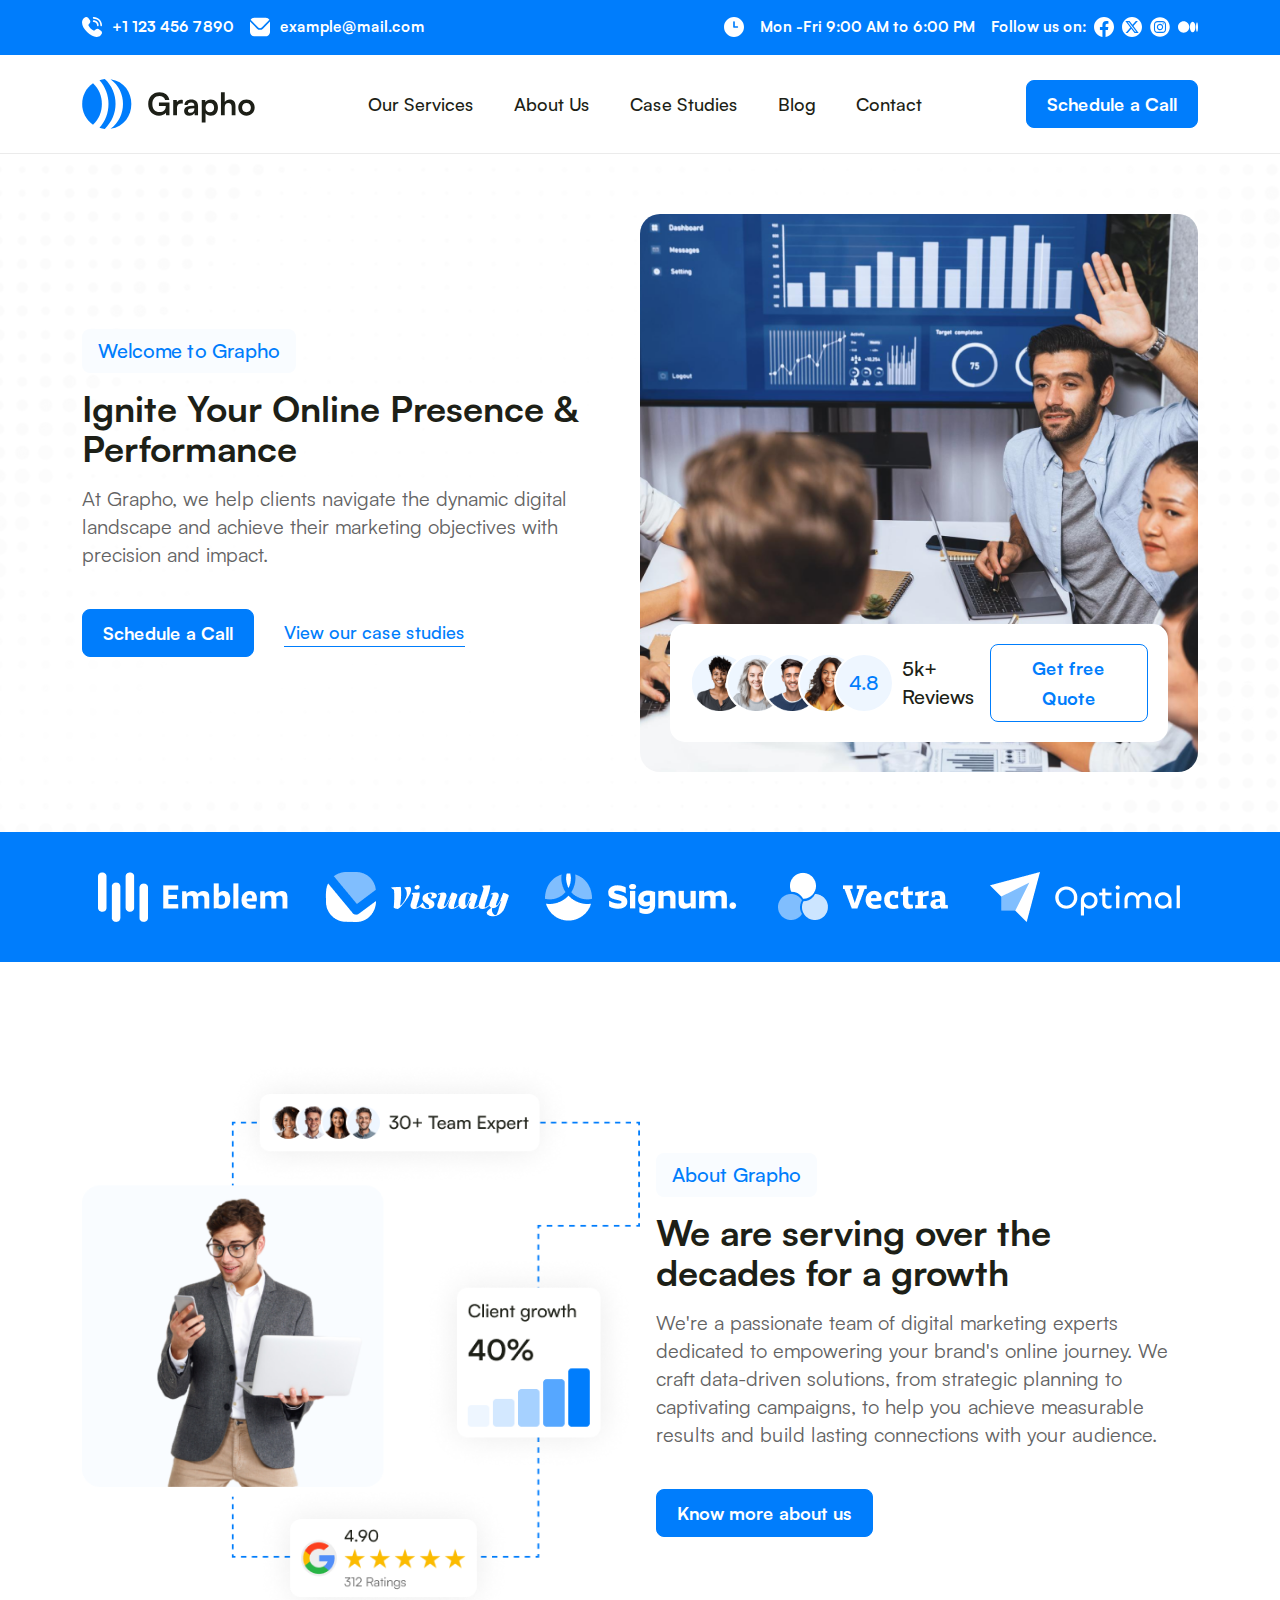
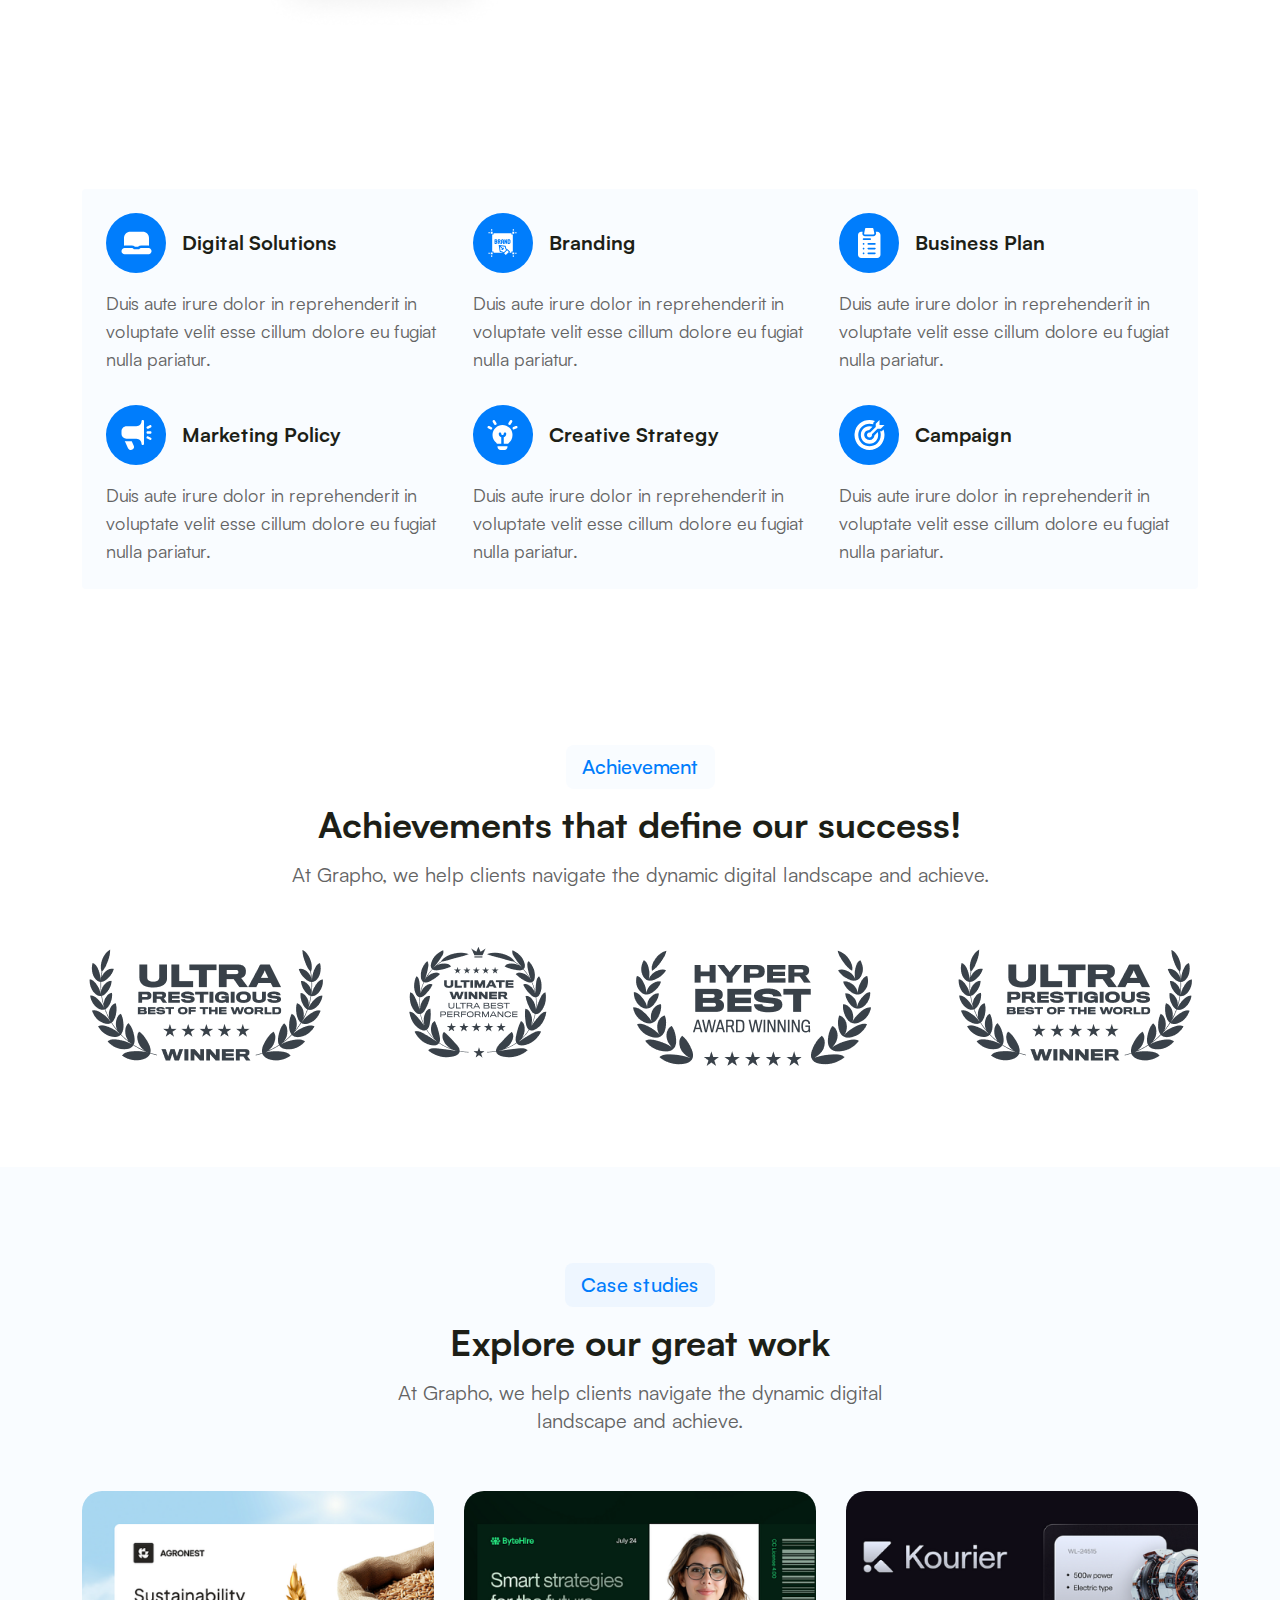
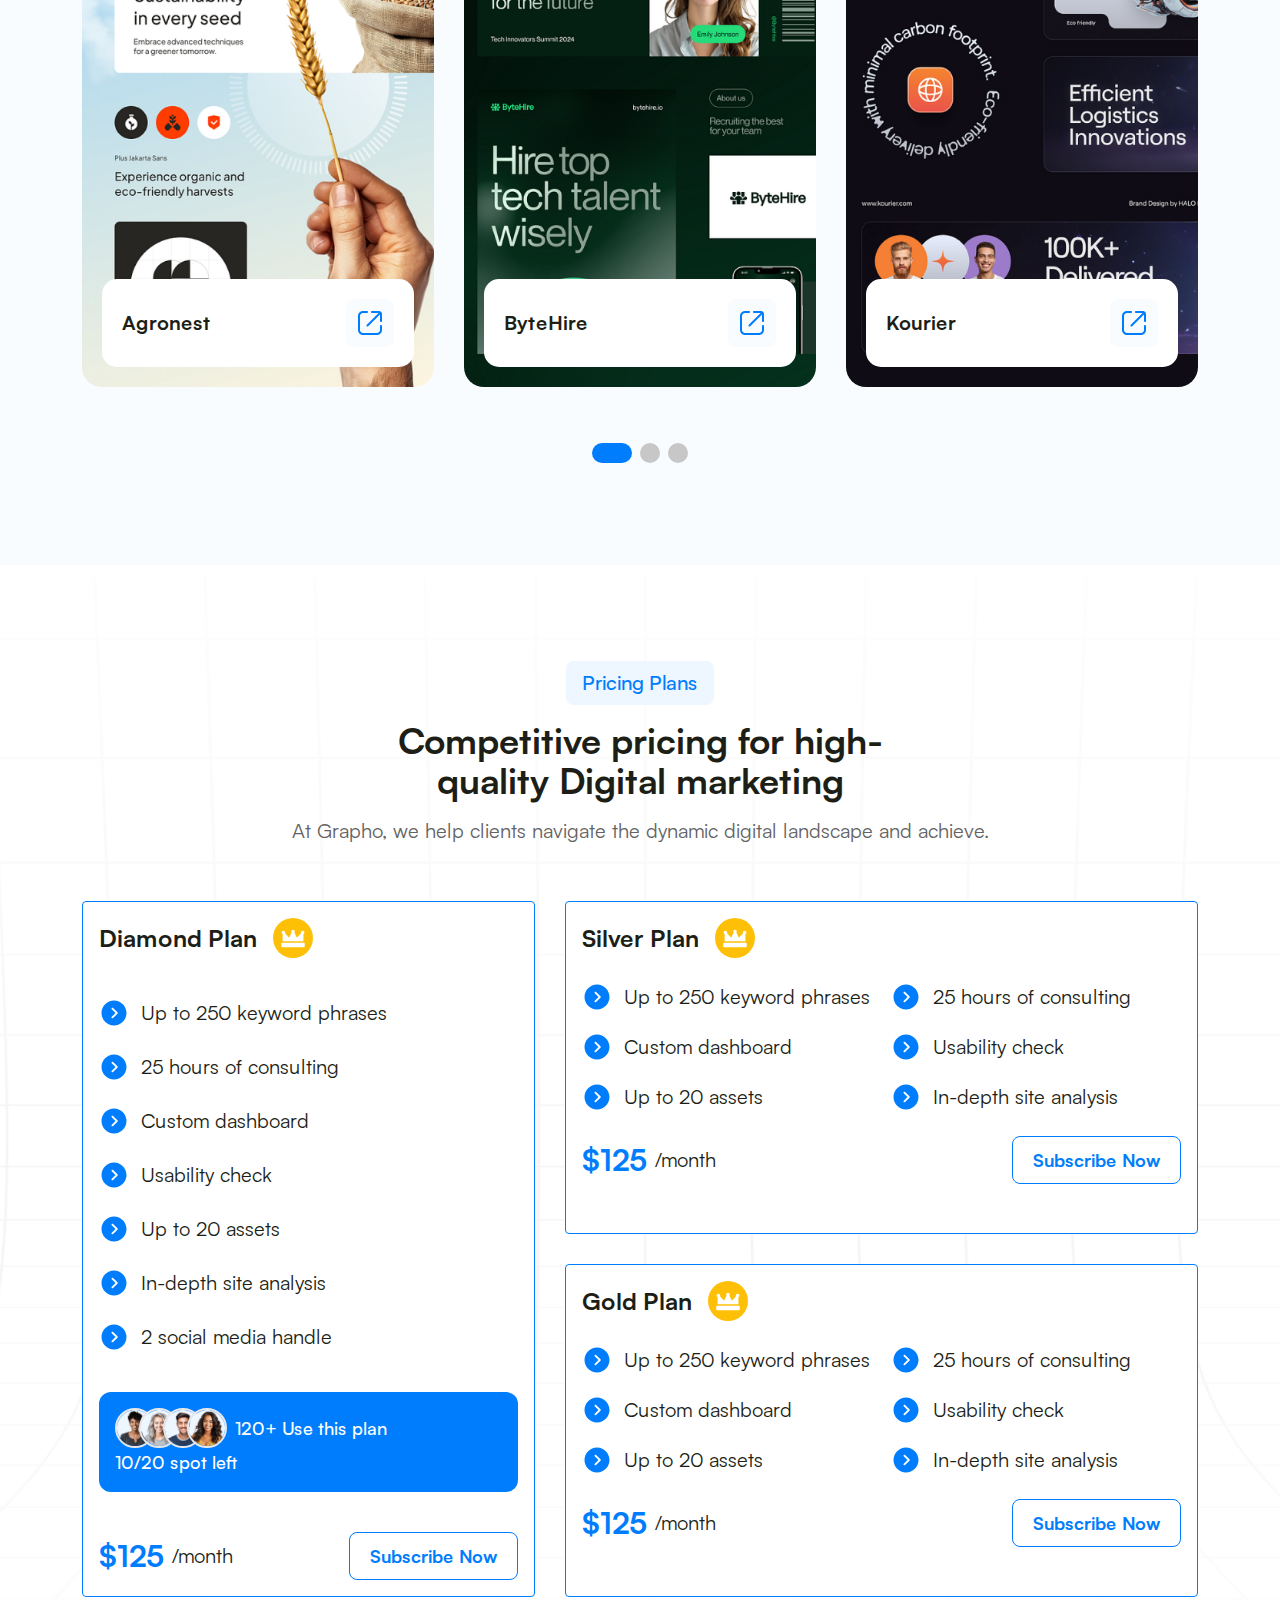
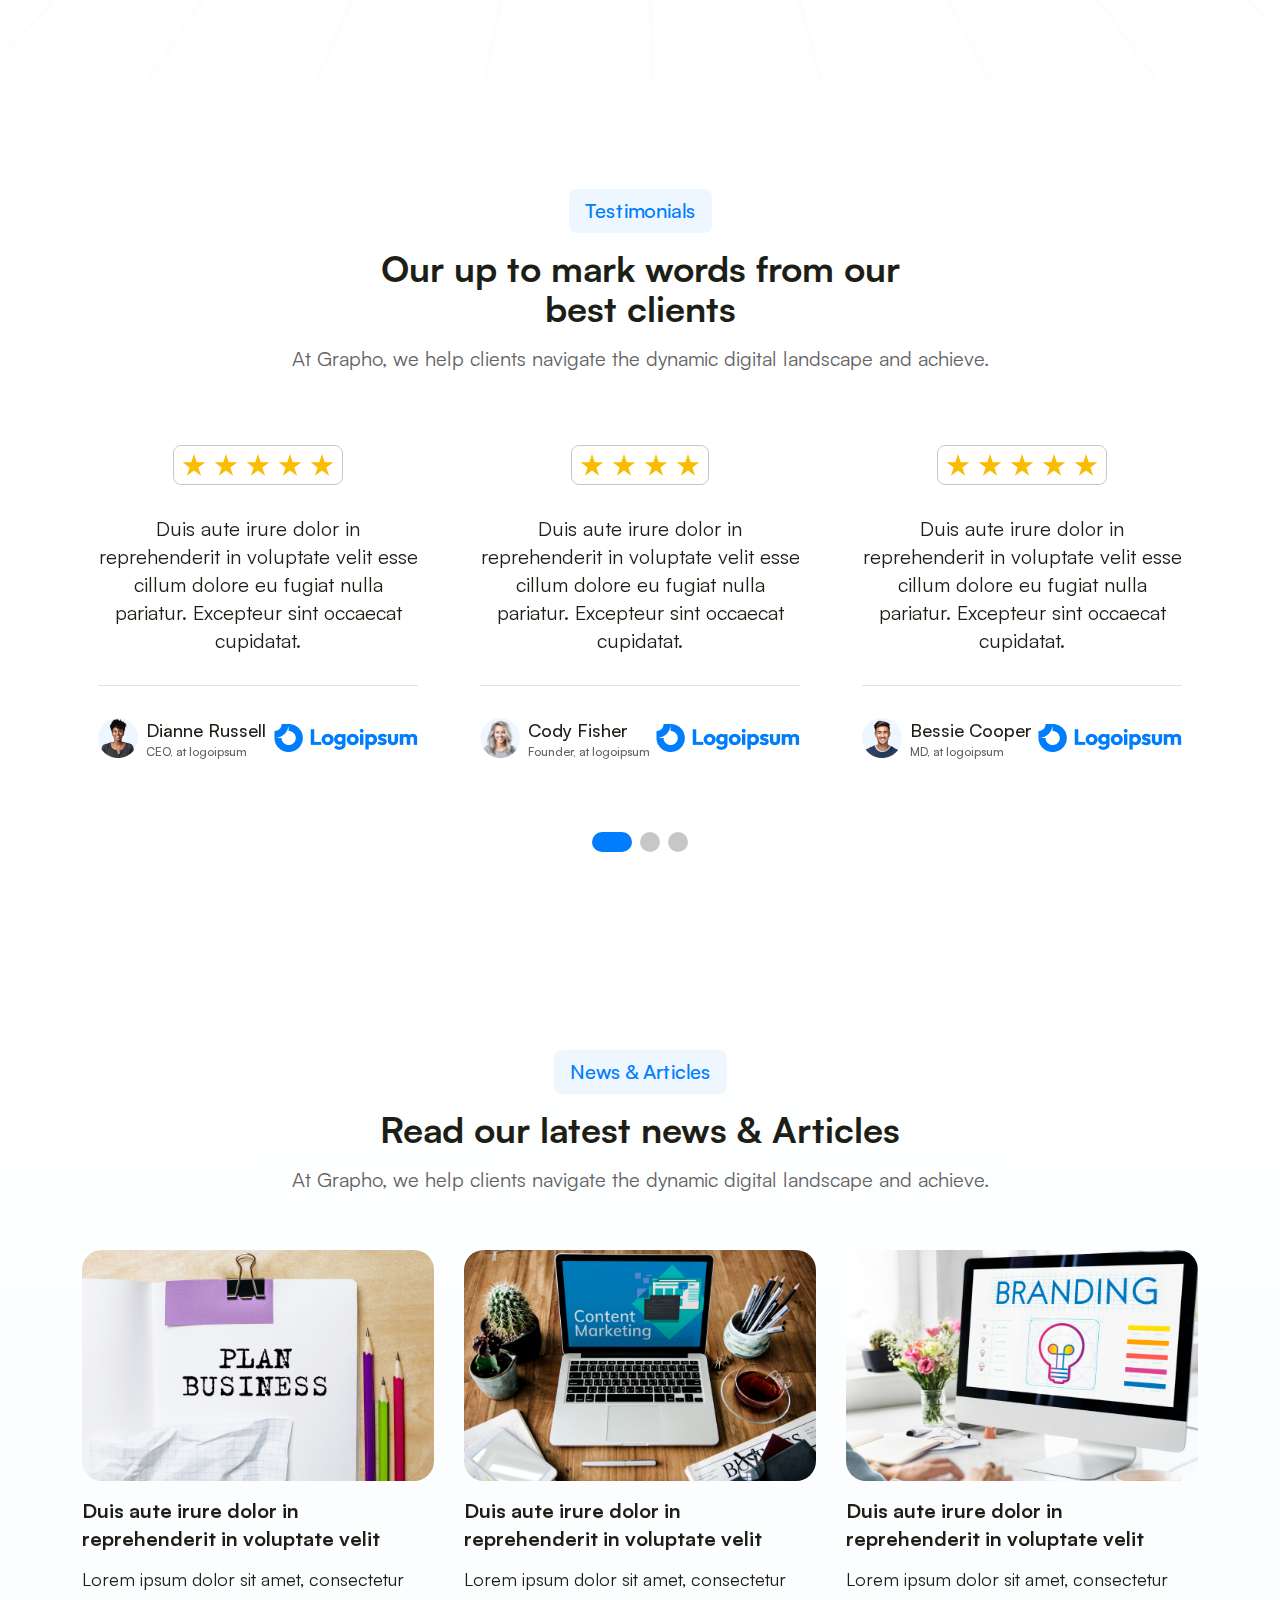
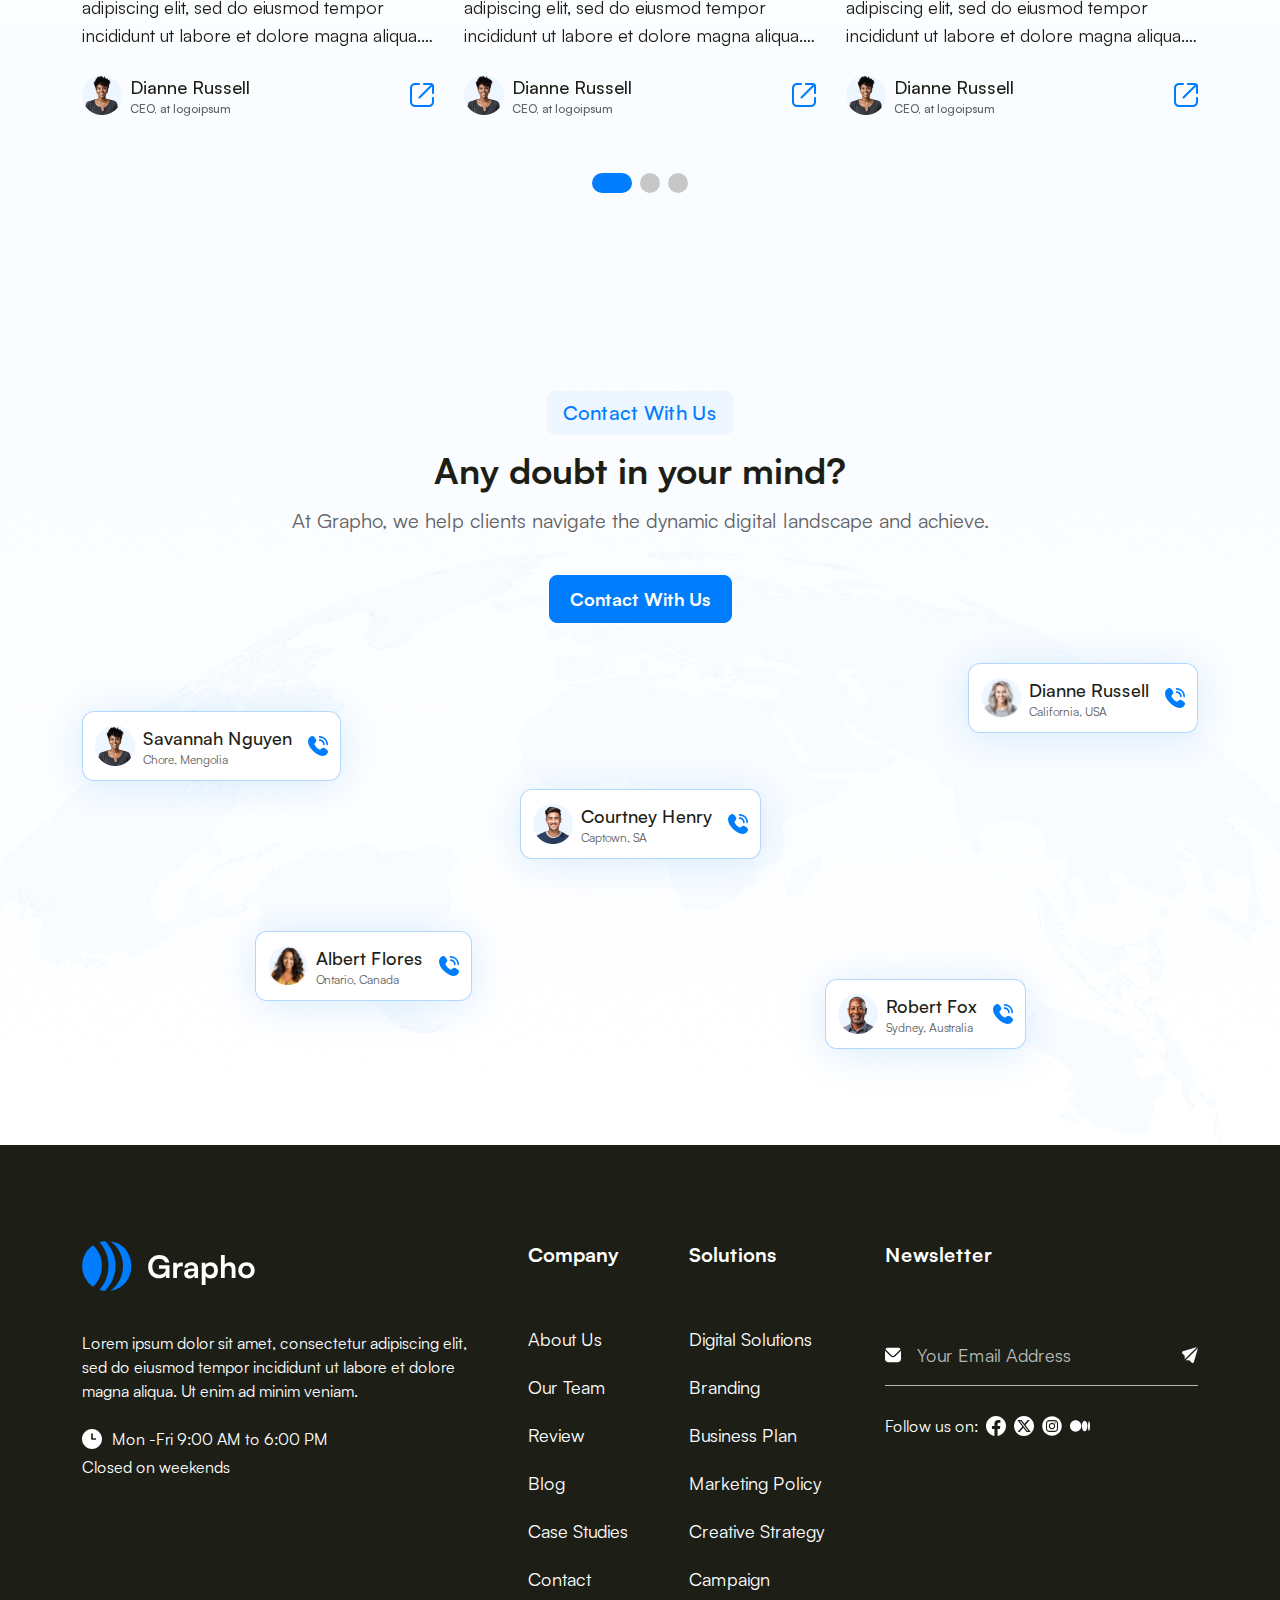
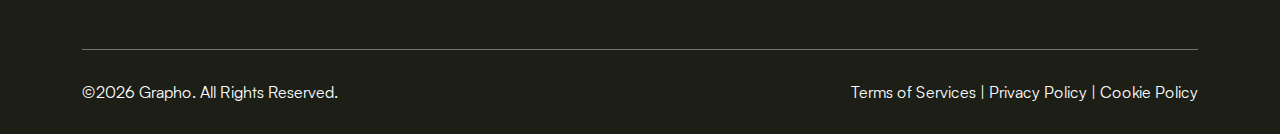
<file: index.html>
<!doctype html>
<html>

<head>
    <meta charset="UTF-8">
    <meta name="viewport" content="width=device-width, initial-scale=1.0">
    <title>Grapho | Tailwind Template</title>
    <link rel="shortcut icon" href="assets/images/favicon.svg" type="image/svg">
    <script defer src="assets/js/alpine.js"></script>
    <link rel="stylesheet" href="assets/css/swiper-bundle.min.css">
    <link rel="stylesheet" href="assets/css/output.css">
</head>

<body>
    <div class="loader-wrapper">
        <div class="loader">
            <div class="square" id="sq1"></div>
            <div class="square" id="sq2"></div>
            <div class="square" id="sq3"></div>
            <div class="square" id="sq4"></div>
            <div class="square" id="sq5"></div>
            <div class="square" id="sq6"></div>
            <div class="square" id="sq7"></div>
            <div class="square" id="sq8"></div>
            <div class="square" id="sq9"></div>
        </div>
    </div>
    <a class="scroll-to-top size-10 grid place-items-center bg-blue fixed bottom-5 left-5 rounded-full z-20">
        <svg width="10" height="14" viewBox="0 0 10 14" fill="none" xmlns="http://www.w3.org/2000/svg">
            <path d="M1 5L5 1M5 1L9 5M5 1V13" stroke="white" stroke-width="1.5" stroke-linecap="round"
                stroke-linejoin="round" />
        </svg>
    </a>
    <div class="hidden sm:block topbar bg-blue py-4 text-white font-bold text-[15px]">
        <div class="container">
            <div class="flex items-center justify-between flex-col gap-4 lg:flex-row">
                <div class="flex gap-4 items-center">
                    <a href="tel:+1 123 456 7890" class="flex gap-[10px] items-center">
                        <img src="assets/images/tel.svg" alt="">
                        +1 123 456 7890
                    </a>
                    <a href="mailto:example@mail.com" class="flex gap-[10px] items-center">
                        <img src="assets/images/mail.svg" alt="">
                        example@mail.com
                    </a>
                </div>
                <div class="flex gap-4 items-center justify-between 3xl:w-7/12 3xl:pl-10">
                    <div class="flex gap-4 items-center">
                        <img src="assets/images/clock.svg" alt="">
                        <span>Mon -Fri 9:00 AM to 6:00 PM</span>
                    </div>
                    <div class="flex gap-2 items-center">
                        <span>Follow us on:</span>
                        <a href="#"><img src="assets/images/fb.svg" alt=""></a>
                        <a href="#"><img src="assets/images/x.svg" alt=""></a>
                        <a href="#"><img src="assets/images/ig.svg" alt=""></a>
                        <a href="#"><img src="assets/images/medium.svg" alt=""></a>
                    </div>
                </div>
            </div>
        </div>
    </div>
    <header class="border-b border-[#EBEBEB] py-6 sticky top-0 bg-white z-20">
        <div class="container">
            <div class="flex items-center justify-between gap-2">
                <a href="index.html" class="max-w-48">
                    <img src="assets/images/dark-logo.svg" alt="Grapho">
                </a>
                <nav class="hidden lg:block">
                    <ul class="flex xl:text-lg font-medium">
                        <li><a class="block p-2 xl:px-5" href="our-service.html">Our Services</a></li>
                        <li><a class="block p-2 xl:px-5" href="about-us.html">About Us</a></li>
                        <li><a class="block p-2 xl:px-5" href="case-studies.html">Case Studies</a></li>
                        <li><a class="block p-2 xl:px-5" href="blog.html">Blog</a></li>
                        <li><a class="block p-2 xl:px-5" href="contact.html">Contact</a></li>
                    </ul>
                </nav>
                <div class="flex items-center gap-2 shrink-0">
                    <button x-data="{id:'modal-example'}" x-on:click="$dispatch('modal-overlay',{id})"
                        class="transition-colors min-h-12 min-w-12 sm:px-5 bg-blue grid place-content-center rounded-lg text-white font-bold lg:text-lg sm:hover:text-blue sm:hover:bg-white border border-blue">
                        <span class="sm:hidden"><img src="assets/images/tel.svg" alt=""></span>
                        <span class="hidden sm:block">Schedule a Call</span>
                    </button>
                    <button id="openBtn" class="lg:hidden rounded-lg size-12 bg-blue grid place-content-center">
                        <img src="assets/images/menu.svg" alt="">
                    </button>
                </div>
                <div id="offcanvasMenu" class="offcanvas fixed top-0 -left-full size-full bg-[#F9FCFF] z-20">
                    <div class="flex justify-end p-4">
                        <button id="closeBtn" class="text-white bg-blue p-3 rounded-lg focus:outline-none">
                            <svg class="h-6 w-6" fill="none" stroke="currentColor" viewBox="0 0 24 24"
                                xmlns="http://www.w3.org/2000/svg">
                                <path stroke-linecap="round" stroke-linejoin="round" stroke-width="2"
                                    d="M6 18L18 6M6 6l12 12"></path>
                            </svg>
                        </button>
                    </div>
                    <div class="p-4">
                        <nav>
                            <ul class="xl:text-lg font-medium">
                                <li><a class="block p-2 xl:px-5" href="our-service.html">Our Services</a></li>
                                <li><a class="block p-2 xl:px-5" href="about-us.html">About Us</a></li>
                                <li><a class="block p-2 xl:px-5" href="case-studies.html">Case Studies</a></li>
                                <li><a class="block p-2 xl:px-5" href="blog.html">Blog</a></li>
                                <li><a class="block p-2 xl:px-5" href="contact.html">Contact</a></li>
                            </ul>
                        </nav>
                    </div>
                </div>
            </div>
        </div>
    </header>
    <main>
        <section class="hero bg-props py-[60px]">
            <div class="container">
                <div class="flex flex-col md:flex-row items-center justify-between gap-4 lg:gap-12">
                    <div class="md:w-6/12">
                        <span
                            class="bg-[#F9FCFF] inline-block text-blue px-4 py-2 rounded-lg text-lg lg:text-xl 3xl:text-2xl font-medium">Welcome
                            to Grapho</span>
                        <h1 class="text-3xl lg:text-4xl 3xl:text-[56px] font-bold 3xl:leading-snug my-4">Ignite Your
                            Online Presence & Performance</h1>
                        <p class="text-[#636363] lg:text-lg xl:text-xl mb-4 lg:mb-10">
                            At Grapho, we help clients navigate the dynamic digital landscape and achieve their
                            marketing objectives with precision and impact.
                        </p>
                        <div class="flex flex-wrap items-center gap-5 xl:gap-[30px]">
                            <button class="btn px-5 py-2 btn-blue" x-data="{id:'modal-example'}"
                                x-on:click="$dispatch('modal-overlay',{id})">
                                Schedule a Call
                            </button>
                            <a href="case-studies.html" class="text-blue xl:text-lg font-medium link">
                                View our case studies
                            </a>
                        </div>
                    </div>
                    <div class="md:w-6/12 max-w-[700px] shrink-0 relative">
                        <img src="assets/images/hero.png" alt=""
                            class="rounded-lg sm:rounded-[20px] w-full object-cover aspect-square">
                        <div
                            class="absolute left-2 right-2 bottom-2 xl:left-[30px] xl:right-[30px] xl:bottom-[30px] p-2 xl:p-5 bg-white rounded-lg xl:rounded-[15px] flex justify-between sm:gap-3 items-center">
                            <div class="flex items-center gap-2">
                                <div class="hidden lg:flex">
                                    <div class="size-[60px] bg-[#EEF6FF] rounded-full border-2 border-white">
                                        <img src="assets/images/avatar1.png" alt="" class="size-full object-cover">
                                    </div>
                                    <div class="size-[60px] bg-[#EEF6FF] rounded-full border-2 border-white -ml-6">
                                        <img src="assets/images/avatar2.png" alt="" class="size-full object-cover">
                                    </div>
                                    <div class="size-[60px] bg-[#EEF6FF] rounded-full border-2 border-white -ml-6">
                                        <img src="assets/images/avatar3.png" alt="" class="size-full object-cover">
                                    </div>
                                    <div class="size-[60px] bg-[#EEF6FF] rounded-full border-2 border-white -ml-6">
                                        <img src="assets/images/avatar4.png" alt="" class="size-full object-cover">
                                    </div>
                                    <div
                                        class="size-[60px] bg-[#EEF6FF] rounded-full border-2 border-white -ml-6 lg:text-lg xl:text-xl grid place-content-center font-medium text-blue">
                                        4.8
                                    </div>
                                </div>
                                <span class="font-medium text-lg xl:text-xl 2xl:text-2xl">5k+ Reviews</span>
                            </div>
                            <button class="btn btn-white px-5 py-2">
                                Get free Quote
                            </button>
                        </div>
                    </div>
                </div>
            </div>
        </section>
        <section class="bg-blue py-10 text-center">
            <div class="container">
                <div class="swiper clientsSwiper">
                    <div class="swiper-wrapper">
                        <div class="swiper-slide">
                            <div>
                                <img src="assets/images/client1.png" alt="">
                            </div>
                        </div>
                        <div class="swiper-slide">
                            <div>
                                <img src="assets/images/client2.png" alt="">
                            </div>
                        </div>
                        <div class="swiper-slide">
                            <div>
                                <img src="assets/images/client3.png" alt="">
                            </div>
                        </div>
                        <div class="swiper-slide">
                            <div>
                                <img src="assets/images/client4.png" alt="">
                            </div>
                        </div>
                        <div class="swiper-slide">
                            <div>
                                <img src="assets/images/client5.png" alt="">
                            </div>
                        </div>
                        <div class="swiper-slide">
                            <div>
                                <img src="assets/images/client6.png" alt="">
                            </div>
                        </div>
                        <div class="swiper-slide">
                            <div>
                                <img src="assets/images/client1.png" alt="">
                            </div>
                        </div>
                    </div>
                </div>
            </div>
        </section>
        <section class="py-14 lg:py-24 3xl:py-[120px]">
            <div class="container">
                <div class="flex flex-col md:flex-row items-center justify-between gap-4">
                    <div class="md:w-6/12 max-w-[620px] shrink-0">
                        <img src="assets/images/about.png" alt="">
                    </div>
                    <div class="md:w-6/12">
                        <span
                            class="bg-[#F9FCFF] inline-block text-blue px-4 py-2 rounded-lg text-lg lg:text-xl 3xl:text-2xl font-medium">
                            About Grapho
                        </span>
                        <h2 class="text-2xl lg:text-4xl 3xl:text-5xl font-bold 3xl:leading-normal my-4">
                            We are serving over the decades for a growth
                        </h2>
                        <p class="text-[#636363] lg:text-lg xl:text-xl mb-4 lg:mb-10">
                            We're a passionate team of digital marketing experts dedicated to empowering your brand's
                            online journey.
                            <span class="hidden 3xl:block h-4"></span>
                            We craft data-driven solutions, from strategic planning to captivating campaigns, to help
                            you achieve measurable results and build lasting connections with your audience.
                        </p>
                        <a href="about-us.html" class="inline-block btn px-5 py-2 btn-blue">
                            Know more about us
                        </a>
                    </div>
                </div>
            </div>
        </section>
        <section class="py-8 lg:py-[60px]">
            <div class="container">
                <div
                    class="p-6 gap-8 bg-[#F9FCFF] rounded sm:grid-cols-2 2xl:p-28 2xl:rounded-[20px] grid lg:grid-cols-3 2xl:gap-y-[60px] 2xl:gap-x-[100px]">
                    <div>
                        <div class="flex gap-4 items-center mb-4">
                            <div class="bg-blue size-[60px] rounded-full shrink-0 grid place-content-center">
                                <img src="assets/images/solution.svg" alt="">
                            </div>
                            <h2 class="text-lg xl:text-xl 2xl:text-2xl font-bold">Digital Solutions</h2>
                        </div>
                        <p class="text-[#636363] lg:text-lg 2xl:text-xl">Duis aute irure dolor in reprehenderit in
                            voluptate velit esse cillum dolore eu fugiat nulla pariatur.</p>
                    </div>
                    <div>
                        <div class="flex gap-4 items-center mb-4">
                            <div class="bg-blue size-[60px] rounded-full shrink-0 grid place-content-center">
                                <img src="assets/images/branding.svg" alt="">
                            </div>
                            <h2 class="text-lg xl:text-xl 2xl:text-2xl font-bold">Branding</h2>
                        </div>
                        <p class="text-[#636363] lg:text-lg 2xl:text-xl">Duis aute irure dolor in reprehenderit in
                            voluptate velit esse cillum dolore eu fugiat nulla pariatur.</p>
                    </div>
                    <div>
                        <div class="flex gap-4 items-center mb-4">
                            <div class="bg-blue size-[60px] rounded-full shrink-0 grid place-content-center">
                                <img src="assets/images/plan.svg" alt="">
                            </div>
                            <h2 class="text-lg xl:text-xl 2xl:text-2xl font-bold">Business Plan</h2>
                        </div>
                        <p class="text-[#636363] lg:text-lg 2xl:text-xl">Duis aute irure dolor in reprehenderit in
                            voluptate velit esse cillum dolore eu fugiat nulla pariatur.</p>
                    </div>
                    <div>
                        <div class="flex gap-4 items-center mb-4">
                            <div class="bg-blue size-[60px] rounded-full shrink-0 grid place-content-center">
                                <img src="assets/images/policy.svg" alt="">
                            </div>
                            <h2 class="text-lg xl:text-xl 2xl:text-2xl font-bold">Marketing Policy</h2>
                        </div>
                        <p class="text-[#636363] lg:text-lg 2xl:text-xl">Duis aute irure dolor in reprehenderit in
                            voluptate velit esse cillum dolore eu fugiat nulla pariatur.</p>
                    </div>
                    <div>
                        <div class="flex gap-4 items-center mb-4">
                            <div class="bg-blue size-[60px] rounded-full shrink-0 grid place-content-center">
                                <img src="assets/images/strategy.svg" alt="">
                            </div>
                            <h2 class="text-lg xl:text-xl 2xl:text-2xl font-bold">Creative Strategy</h2>
                        </div>
                        <p class="text-[#636363] lg:text-lg 2xl:text-xl">Duis aute irure dolor in reprehenderit in
                            voluptate velit esse cillum dolore eu fugiat nulla pariatur.</p>
                    </div>
                    <div>
                        <div class="flex gap-4 items-center mb-4">
                            <div class="bg-blue size-[60px] rounded-full shrink-0 grid place-content-center">
                                <img src="assets/images/campaign.svg" alt="">
                            </div>
                            <h2 class="text-lg xl:text-xl 2xl:text-2xl font-bold">Campaign</h2>
                        </div>
                        <p class="text-[#636363] lg:text-lg 2xl:text-xl">Duis aute irure dolor in reprehenderit in
                            voluptate velit esse cillum dolore eu fugiat nulla pariatur.</p>
                    </div>
                </div>
            </div>
        </section>
        <section class="py-14 lg:py-24 3xl:py-[120px] text-center">
            <div class="container">
                <span
                    class="bg-[#F9FCFF] inline-block text-blue px-4 py-2 rounded-lg text-lg lg:text-xl 3xl:text-2xl font-medium">
                    Achievement
                </span>
                <h2 class="text-2xl lg:text-4xl 3xl:text-5xl font-bold 3xl:leading-normal my-4">
                    Achievements that define our success!
                </h2>
                <p class="text-[#636363] lg:text-lg xl:text-xl mb-4 lg:mb-14">
                    At Grapho, we help clients navigate the dynamic digital landscape and achieve.
                </p>
                <div class="flex justify-between 3xl:w-10/12 mx-auto gap-3">
                    <div>
                        <img src="assets/images/award1.png" alt="">
                    </div>
                    <div>
                        <img src="assets/images/award2.png" alt="">
                    </div>
                    <div>
                        <img src="assets/images/award3.png" alt="">
                    </div>
                    <div>
                        <img src="assets/images/award4.png" alt="">
                    </div>
                </div>
            </div>
        </section>
        <section class="py-14 lg:py-24 3xl:py-[120px] bg-[#F9FCFF]">
            <div class="container">
                <div class="text-center">
                    <span
                        class="bg-[#EEF6FF] inline-block text-blue px-4 py-2 rounded-lg text-lg lg:text-xl 3xl:text-2xl font-medium">
                        Case studies
                    </span>
                    <h2 class="text-2xl lg:text-4xl 3xl:text-5xl font-bold 3xl:leading-normal my-4">
                        Explore our great work
                    </h2>
                    <p class="text-[#636363] lg:text-lg xl:text-xl mb-4 lg:mb-14">
                        At Grapho, we help clients navigate the dynamic digital <br class="hidden sm:block"> landscape
                        and achieve.
                    </p>
                </div>
                <div class="swiper workSwiper">
                    <div class="swiper-wrapper">
                        <div class="swiper-slide">
                            <div class="relative">
                                <img src="assets/images/work1.png" class="rounded-[20px] w-full" alt="">
                                <div
                                    class="absolute left-5 right-5 bottom-5 bg-white flex justify-between items-center font-bold text-lg xl:text-xl 2xl:text-2xl p-5 rounded-[15px]">
                                    <span>Agronest</span>
                                    <a href="case-studies-details.html"
                                        class="bg-[#F9FCFF] rounded-lg size-12 grid place-content-center">
                                        <img src="assets/images/share.svg" alt="">
                                    </a>
                                </div>
                            </div>
                        </div>
                        <div class="swiper-slide">
                            <div class="relative">
                                <img src="assets/images/work2.png" class="rounded-[20px] w-full" alt="">
                                <div
                                    class="absolute left-5 right-5 bottom-5 bg-white flex justify-between items-center font-bold text-lg xl:text-xl 2xl:text-2xl p-5 rounded-[15px]">
                                    <span>ByteHire</span>
                                    <a href="case-studies-details.html"
                                        class="bg-[#F9FCFF] rounded-lg size-12 grid place-content-center">
                                        <img src="assets/images/share.svg" alt="">
                                    </a>
                                </div>
                            </div>
                        </div>
                        <div class="swiper-slide">
                            <div class="relative">
                                <img src="assets/images/work3.png" class="rounded-[20px] w-full" alt="">
                                <div
                                    class="absolute left-5 right-5 bottom-5 bg-white flex justify-between items-center font-bold text-lg xl:text-xl 2xl:text-2xl p-5 rounded-[15px]">
                                    <span>Kourier</span>
                                    <a href="case-studies-details.html"
                                        class="bg-[#F9FCFF] rounded-lg size-12 grid place-content-center">
                                        <img src="assets/images/share.svg" alt="">
                                    </a>
                                </div>
                            </div>
                        </div>
                        <div class="swiper-slide">
                            <div class="relative">
                                <img src="assets/images/work2.png" class="rounded-[20px] w-full" alt="">
                                <div
                                    class="absolute left-5 right-5 bottom-5 bg-white flex justify-between items-center font-bold text-lg xl:text-xl 2xl:text-2xl p-5 rounded-[15px]">
                                    <span>ByteHire</span>
                                    <a href="case-studies-details.html"
                                        class="bg-[#F9FCFF] rounded-lg size-12 grid place-content-center">
                                        <img src="assets/images/share.svg" alt="">
                                    </a>
                                </div>
                            </div>
                        </div>
                        <div class="swiper-slide">
                            <div class="relative">
                                <img src="assets/images/work1.png" class="rounded-[20px] w-full" alt="">
                                <div
                                    class="absolute left-5 right-5 bottom-5 bg-white flex justify-between items-center font-bold text-lg xl:text-xl 2xl:text-2xl p-5 rounded-[15px]">
                                    <span>Agronest</span>
                                    <a href="case-studies-details.html"
                                        class="bg-[#F9FCFF] rounded-lg size-12 grid place-content-center">
                                        <img src="assets/images/share.svg" alt="">
                                    </a>
                                </div>
                            </div>
                        </div>
                    </div>
                    <div class="swiper-pagination static mt-6 sm:mt-14"></div>
                </div>
            </div>
        </section>
        <section class="py-14 lg:py-24 3xl:py-[120px] plans bg-props">
            <div class="container">
                <div class="text-center">
                    <span
                        class="bg-[#EEF6FF] inline-block text-blue px-4 py-2 rounded-lg text-lg lg:text-xl 3xl:text-2xl font-medium">
                        Pricing Plans
                    </span>
                    <h2 class="text-2xl lg:text-4xl 3xl:text-5xl font-bold 3xl:leading-normal my-4">
                        Competitive pricing for high- <br class="hidden sm:block"> quality Digital marketing
                    </h2>
                    <p class="text-[#636363] lg:text-lg xl:text-xl mb-4 lg:mb-14">
                        At Grapho, we help clients navigate the dynamic digital landscape and achieve.
                    </p>
                </div>
                <div class="flex flex-col lg:flex-row gap-[30px]">
                    <div class="lg:w-5/12">
                        <div
                            class="border border-blue p-4 rounded 3xl:rounded-[20px] 3xl:px-[35px] 3xl:py-[50px] bg-white">
                            <div class="flex gap-4 mb-4 lg:mb-10 3xl:mb-14 items-center">
                                <h3 class="text-xl lg:text-2xl 3xl:text-3xl font-bold">Diamond Plan</h3>
                                <div class="bg-[#FEC006] size-10 rounded-full grid place-content-center">
                                    <img src="assets/images/crown.svg" alt="">
                                </div>
                            </div>
                            <ul
                                class="grid gap-6 md:grid-cols-2 lg:grid-cols-1 text-lg xl:text-xl 3xl:text-[22px] 3xl:pl-4">
                                <li class="flex gap-3 items-center">
                                    <img src="assets/images/right-arrow.svg" width="30" alt="">
                                    <span>Up to 250 keyword phrases</span>
                                </li>
                                <li class="flex gap-3 items-center">
                                    <img src="assets/images/right-arrow.svg" width="30" alt="">
                                    <span>25 hours of consulting</span>
                                </li>
                                <li class="flex gap-3 items-center">
                                    <img src="assets/images/right-arrow.svg" width="30" alt="">
                                    <span>Custom dashboard</span>
                                </li>
                                <li class="flex gap-3 items-center">
                                    <img src="assets/images/right-arrow.svg" width="30" alt="">
                                    <span>Usability check</span>
                                </li>
                                <li class="flex gap-3 items-center">
                                    <img src="assets/images/right-arrow.svg" width="30" alt="">
                                    <span>Up to 20 assets</span>
                                </li>
                                <li class="flex gap-3 items-center">
                                    <img src="assets/images/right-arrow.svg" width="30" alt="">
                                    <span>In-depth site analysis</span>
                                </li>
                                <li class="flex gap-3 items-center">
                                    <img src="assets/images/right-arrow.svg" width="30" alt="">
                                    <span>2 social media handle</span>
                                </li>
                            </ul>
                            <div
                                class="flex flex-wrap rounded-xl bg-blue p-4 text-white items-center justify-between lg:text-lg font-medium my-4 lg:my-10 3xl:my-14">
                                <div class="flex gap-2 items-center">
                                    <div class="flex">
                                        <div class="border-2 size-10 rounded-full">
                                            <img src="assets/images/avatar1.png" alt="" class="size-full object-cover">
                                        </div>
                                        <div class="border-2 size-10 rounded-full -ms-4">
                                            <img src="assets/images/avatar2.png" alt="" class="size-full object-cover">
                                        </div>
                                        <div class="border-2 size-10 rounded-full -ms-4">
                                            <img src="assets/images/avatar3.png" alt="" class="size-full object-cover">
                                        </div>
                                        <div class="border-2 size-10 rounded-full -ms-4">
                                            <img src="assets/images/avatar4.png" alt="" class="size-full object-cover">
                                        </div>
                                    </div>
                                    <span>120+ Use this plan</span>
                                </div>
                                <span>10/20 spot left</span>
                            </div>
                            <div class="flex justify-between items-center flex-wrap">
                                <h4 class="flex items-center gap-2"><span
                                        class="text-blue text-2xl lg:text-3xl 3xl:text-[40px] font-bold">$125</span><span
                                        class="text-lg xl:text-xl 2xl:text-2xl">/month</span></h4>
                                <button class="btn btn-white px-5 py-2">
                                    Subscribe Now
                                </button>
                            </div>
                        </div>
                    </div>
                    <div class="lg:w-7/12 grid gap-[30px]">
                        <div
                            class="border border-blue p-4 rounded 3xl:rounded-[20px] 3xl:px-[35px] 3xl:py-[50px] bg-white">
                            <div class="flex gap-4 items-center">
                                <h3 class="text-xl lg:text-2xl 3xl:text-3xl font-bold">Silver Plan</h3>
                                <div class="bg-[#FEC006] size-10 rounded-full grid place-content-center">
                                    <img src="assets/images/crown.svg" alt="">
                                </div>
                            </div>
                            <ul class="grid md:grid-cols-2 gap-5 text-lg xl:text-xl 3xl:text-[22px] 3xl:pl-4 my-6">
                                <li class="flex gap-3 items-center">
                                    <img src="assets/images/right-arrow.svg" alt="" width="30">
                                    <span>Up to 250 keyword phrases</span>
                                </li>
                                <li class="flex gap-3 items-center">
                                    <img src="assets/images/right-arrow.svg" alt="" width="30">
                                    <span>25 hours of consulting</span>
                                </li>
                                <li class="flex gap-3 items-center">
                                    <img src="assets/images/right-arrow.svg" alt="" width="30">
                                    <span>Custom dashboard</span>
                                </li>
                                <li class="flex gap-3 items-center">
                                    <img src="assets/images/right-arrow.svg" alt="" width="30">
                                    <span>Usability check</span>
                                </li>
                                <li class="flex gap-3 items-center">
                                    <img src="assets/images/right-arrow.svg" alt="" width="30">
                                    <span>Up to 20 assets</span>
                                </li>
                                <li class="flex gap-3 items-center">
                                    <img src="assets/images/right-arrow.svg" alt="" width="30">
                                    <span>In-depth site analysis</span>
                                </li>
                            </ul>
                            <div class="flex justify-between items-center flex-wrap">
                                <h4 class="flex items-center gap-2"><span
                                        class="text-blue text-2xl lg:text-3xl 3xl:text-[40px] font-bold">$125</span><span
                                        class="text-lg xl:text-xl 2xl:text-2xl">/month</span></h4>
                                <button class="btn btn-white px-5 py-2">
                                    Subscribe Now
                                </button>
                            </div>
                        </div>
                        <div
                            class="border border-blue p-4 rounded 3xl:rounded-[20px] 3xl:px-[35px] 3xl:py-[50px] bg-white">
                            <div class="flex gap-4 items-center">
                                <h3 class="text-xl lg:text-2xl 3xl:text-3xl font-bold">Gold Plan</h3>
                                <div class="bg-[#FEC006] size-10 rounded-full grid place-content-center">
                                    <img src="assets/images/crown.svg" alt="">
                                </div>
                            </div>
                            <ul class="grid md:grid-cols-2 gap-5 text-lg xl:text-xl 3xl:text-[22px] 3xl:pl-4 my-6">
                                <li class="flex gap-3 items-center">
                                    <img src="assets/images/right-arrow.svg" alt="" width="30">
                                    <span>Up to 250 keyword phrases</span>
                                </li>
                                <li class="flex gap-3 items-center">
                                    <img src="assets/images/right-arrow.svg" alt="" width="30">
                                    <span>25 hours of consulting</span>
                                </li>
                                <li class="flex gap-3 items-center">
                                    <img src="assets/images/right-arrow.svg" alt="" width="30">
                                    <span>Custom dashboard</span>
                                </li>
                                <li class="flex gap-3 items-center">
                                    <img src="assets/images/right-arrow.svg" alt="" width="30">
                                    <span>Usability check</span>
                                </li>
                                <li class="flex gap-3 items-center">
                                    <img src="assets/images/right-arrow.svg" alt="" width="30">
                                    <span>Up to 20 assets</span>
                                </li>
                                <li class="flex gap-3 items-center">
                                    <img src="assets/images/right-arrow.svg" alt="" width="30">
                                    <span>In-depth site analysis</span>
                                </li>
                            </ul>
                            <div class="flex justify-between items-center flex-wrap">
                                <h4 class="flex items-center gap-2"><span
                                        class="text-blue text-2xl lg:text-3xl 3xl:text-[40px] font-bold">$125</span><span
                                        class="text-lg xl:text-xl 2xl:text-2xl">/month</span></h4>
                                <button class="btn btn-white px-5 py-2">
                                    Subscribe Now
                                </button>
                            </div>
                        </div>
                    </div>
                </div>
        </section>
        <section class="py-14 lg:py-24 3xl:py-[120px]" id="review">
            <div class="container">
                <div class="text-center">
                    <span
                        class="bg-[#EEF6FF] inline-block text-blue px-4 py-2 rounded-lg text-lg lg:text-xl 3xl:text-2xl font-medium">
                        Testimonials
                    </span>
                    <h2 class="text-2xl lg:text-4xl 3xl:text-5xl font-bold 3xl:leading-normal my-4">
                        Our up to mark words from our <br class="hidden sm:block"> best clients
                    </h2>
                    <p class="text-[#636363] lg:text-lg xl:text-xl mb-4 lg:mb-14">
                        At Grapho, we help clients navigate the dynamic digital landscape and achieve.
                    </p>
                </div>
                <div class="swiper testimonialsSwiper text-center">
                    <div class="swiper-wrapper">
                        <div class="swiper-slide">
                            <div class="flex flex-col gap-[30px] p-4">
                                <div class="border border-[#C7C7C7] rounded-lg p-2 flex gap-2 w-fit mx-auto">
                                    <img src="assets/images/yellow-star.svg" alt="">
                                    <img src="assets/images/yellow-star.svg" alt="">
                                    <img src="assets/images/yellow-star.svg" alt="">
                                    <img src="assets/images/yellow-star.svg" alt="">
                                    <img src="assets/images/yellow-star.svg" alt="">
                                </div>
                                <p class="lg:text-lg xl:text-xl">
                                    Duis aute irure dolor in reprehenderit in voluptate velit esse cillum dolore eu
                                    fugiat nulla pariatur. Excepteur sint occaecat cupidatat.
                                </p>
                                <div class="border-b border-[#C7C7C7] border-opacity-50"></div>
                                <div class="flex justify-between items-center">
                                    <div class="flex items-center gap-2 font-medium text-start">
                                        <img src="assets/images/avatar1.png" alt="" width="40">
                                        <div>
                                            <h5 class="lg:text-lg">Dianne Russell</h5>
                                            <h6 class="text-xs text-[#636363]">CEO, at logoipsum</h6>
                                        </div>
                                    </div>
                                    <img src="assets/images/logoipsum.png" alt="">
                                </div>
                            </div>
                        </div>
                        <div class="swiper-slide">
                            <div class="flex flex-col gap-[30px] p-4">
                                <div class="border border-[#C7C7C7] rounded-lg p-2 flex gap-2 w-fit mx-auto">
                                    <img src="assets/images/yellow-star.svg" alt="">
                                    <img src="assets/images/yellow-star.svg" alt="">
                                    <img src="assets/images/yellow-star.svg" alt="">
                                    <img src="assets/images/yellow-star.svg" alt="">
                                </div>
                                <p class="lg:text-lg xl:text-xl">
                                    Duis aute irure dolor in reprehenderit in voluptate velit esse cillum dolore eu
                                    fugiat nulla pariatur. Excepteur sint occaecat cupidatat.
                                </p>
                                <div class="border-b border-[#C7C7C7] border-opacity-50"></div>
                                <div class="flex justify-between items-center">
                                    <div class="flex items-center gap-2 font-medium text-start">
                                        <img src="assets/images/avatar2.png" alt="" width="40">
                                        <div>
                                            <h5 class="lg:text-lg">Cody Fisher</h5>
                                            <h6 class="text-xs text-[#636363]">Founder, at logoipsum</h6>
                                        </div>
                                    </div>
                                    <img src="assets/images/logoipsum.png" alt="">
                                </div>
                            </div>
                        </div>
                        <div class="swiper-slide">
                            <div class="flex flex-col gap-[30px] p-4">
                                <div class="border border-[#C7C7C7] rounded-lg p-2 flex gap-2 w-fit mx-auto">
                                    <img src="assets/images/yellow-star.svg" alt="">
                                    <img src="assets/images/yellow-star.svg" alt="">
                                    <img src="assets/images/yellow-star.svg" alt="">
                                    <img src="assets/images/yellow-star.svg" alt="">
                                    <img src="assets/images/yellow-star.svg" alt="">
                                </div>
                                <p class="lg:text-lg xl:text-xl">
                                    Duis aute irure dolor in reprehenderit in voluptate velit esse cillum dolore eu
                                    fugiat nulla pariatur. Excepteur sint occaecat cupidatat.
                                </p>
                                <div class="border-b border-[#C7C7C7] border-opacity-50"></div>
                                <div class="flex justify-between items-center">
                                    <div class="flex items-center gap-2 font-medium text-start">
                                        <img src="assets/images/avatar3.png" alt="" width="40">
                                        <div>
                                            <h5 class="lg:text-lg">Bessie Cooper</h5>
                                            <h6 class="text-xs text-[#636363]">MD, at logoipsum</h6>
                                        </div>
                                    </div>
                                    <img src="assets/images/logoipsum.png" alt="">
                                </div>
                            </div>
                        </div>
                        <div class="swiper-slide">
                            <div class="flex flex-col gap-[30px] p-4">
                                <div class="border border-[#C7C7C7] rounded-lg p-2 flex gap-2 w-fit mx-auto">
                                    <img src="assets/images/yellow-star.svg" alt="">
                                    <img src="assets/images/yellow-star.svg" alt="">
                                    <img src="assets/images/yellow-star.svg" alt="">
                                    <img src="assets/images/yellow-star.svg" alt="">
                                </div>
                                <p class="lg:text-lg xl:text-xl">
                                    Duis aute irure dolor in reprehenderit in voluptate velit esse cillum dolore eu
                                    fugiat nulla pariatur. Excepteur sint occaecat cupidatat.
                                </p>
                                <div class="border-b border-[#C7C7C7] border-opacity-50"></div>
                                <div class="flex justify-between items-center">
                                    <div class="flex items-center gap-2 font-medium text-start">
                                        <img src="assets/images/avatar2.png" alt="" width="40">
                                        <div>
                                            <h5 class="lg:text-lg">Cody Fisher</h5>
                                            <h6 class="text-xs text-[#636363]">Founder, at logoipsum</h6>
                                        </div>
                                    </div>
                                    <img src="assets/images/logoipsum.png" alt="">
                                </div>
                            </div>
                        </div>
                        <div class="swiper-slide">
                            <div class="flex flex-col gap-[30px] p-4">
                                <div class="border border-[#C7C7C7] rounded-lg p-2 flex gap-2 w-fit mx-auto">
                                    <img src="assets/images/yellow-star.svg" alt="">
                                    <img src="assets/images/yellow-star.svg" alt="">
                                    <img src="assets/images/yellow-star.svg" alt="">
                                    <img src="assets/images/yellow-star.svg" alt="">
                                    <img src="assets/images/yellow-star.svg" alt="">
                                </div>
                                <p class="lg:text-lg xl:text-xl">
                                    Duis aute irure dolor in reprehenderit in voluptate velit esse cillum dolore eu
                                    fugiat nulla pariatur. Excepteur sint occaecat cupidatat.
                                </p>
                                <div class="border-b border-[#C7C7C7] border-opacity-50"></div>
                                <div class="flex justify-between items-center">
                                    <div class="flex items-center gap-2 font-medium text-start">
                                        <img src="assets/images/avatar1.png" alt="" width="40">
                                        <div>
                                            <h5 class="lg:text-lg">Dianne Russell</h5>
                                            <h6 class="text-xs text-[#636363]">CEO, at logoipsum</h6>
                                        </div>
                                    </div>
                                    <img src="assets/images/logoipsum.png" alt="">
                                </div>
                            </div>
                        </div>
                    </div>
                    <div class="swiper-pagination static mt-6 sm:mt-14"></div>
                </div>
            </div>
        </section>
        <section
            class="py-14 lg:py-24 3xl:py-[120px] bg-[linear-gradient(0deg,_rgba(249,252,255,1)_0%,_rgba(0,0,0,0)_100%)]">
            <div class="container">
                <div class="text-center">
                    <span
                        class="bg-[#EEF6FF] inline-block text-blue px-4 py-2 rounded-lg text-lg lg:text-xl 3xl:text-2xl font-medium">
                        News & Articles
                    </span>
                    <h2 class="text-2xl lg:text-4xl 3xl:text-5xl font-bold 3xl:leading-normal my-4">
                        Read our latest news & Articles
                    </h2>
                    <p class="text-[#636363] lg:text-lg xl:text-xl mb-4 lg:mb-14">
                        At Grapho, we help clients navigate the dynamic digital landscape and achieve.
                    </p>
                </div>
                <div class="swiper newsSwiper">
                    <div class="swiper-wrapper">
                        <div class="swiper-slide">
                            <a href="blog-details.html" class="block aspect-1/4 rounded-[20px] overflow-hidden">
                                <img src="assets/images/news1.png" class="size-full object-cover" alt="">
                            </a>
                            <a href="blog-details.html"
                                class="block text-lg xl:text-xl 2xl:text-2xl font-bold mt-4 mb-3">Duis aute
                                irure dolor in
                                reprehenderit in voluptate velit</a>
                            <p class="lg:text-lg mb-6 line-clamp-3">
                                Lorem ipsum dolor sit amet, consectetur adipiscing elit, sed do eiusmod tempor
                                incididunt ut labore et dolore magna aliqua. Ut enim ad minim veniam, quis nostrud
                                exercitation ullamco laboris nisi ut aliquip ex ea commodo consequat.
                            </p>
                            <div class="flex justify-between items-center">
                                <div class="flex items-center gap-2 font-medium text-start">
                                    <img src="assets/images/avatar1.png" alt="" width="40">
                                    <div>
                                        <h5 class="lg:text-lg">Dianne Russell</h5>
                                        <h6 class="text-xs text-[#636363]">CEO, at logoipsum</h6>
                                    </div>
                                </div>
                                <a href="blog-details.html"><img src="assets/images/share.svg" alt=""></a>
                            </div>
                        </div>
                        <div class="swiper-slide">
                            <a href="blog-details.html" class="block aspect-1/4 rounded-[20px] overflow-hidden">
                                <img src="assets/images/news2.png" class="size-full object-cover" alt="">
                            </a>
                            <a href="blog-details.html"
                                class="block text-lg xl:text-xl 2xl:text-2xl font-bold mt-4 mb-3">Duis aute
                                irure dolor in
                                reprehenderit in voluptate velit</a>
                            <p class="lg:text-lg mb-6 line-clamp-3">
                                Lorem ipsum dolor sit amet, consectetur adipiscing elit, sed do eiusmod tempor
                                incididunt ut labore et dolore magna aliqua. Ut enim ad minim veniam, quis nostrud
                                exercitation ullamco laboris nisi ut aliquip ex ea commodo consequat.
                            </p>
                            <div class="flex justify-between items-center">
                                <div class="flex items-center gap-2 font-medium text-start">
                                    <img src="assets/images/avatar1.png" alt="" width="40">
                                    <div>
                                        <h5 class="lg:text-lg">Dianne Russell</h5>
                                        <h6 class="text-xs text-[#636363]">CEO, at logoipsum</h6>
                                    </div>
                                </div>
                                <a href="blog-details.html"><img src="assets/images/share.svg" alt=""></a>
                            </div>
                        </div>
                        <div class="swiper-slide">
                            <a href="blog-details.html" class="block aspect-1/4 rounded-[20px] overflow-hidden">
                                <img src="assets/images/news3.png" class="size-full object-cover" alt="">
                            </a>
                            <a href="blog-details.html"
                                class="block text-lg xl:text-xl 2xl:text-2xl font-bold mt-4 mb-3">Duis aute
                                irure dolor in
                                reprehenderit in voluptate velit</a>
                            <p class="lg:text-lg mb-6 line-clamp-3">
                                Lorem ipsum dolor sit amet, consectetur adipiscing elit, sed do eiusmod tempor
                                incididunt ut labore et dolore magna aliqua. Ut enim ad minim veniam, quis nostrud
                                exercitation ullamco laboris nisi ut aliquip ex ea commodo consequat.
                            </p>
                            <div class="flex justify-between items-center">
                                <div class="flex items-center gap-2 font-medium text-start">
                                    <img src="assets/images/avatar1.png" alt="" width="40">
                                    <div>
                                        <h5 class="lg:text-lg">Dianne Russell</h5>
                                        <h6 class="text-xs text-[#636363]">CEO, at logoipsum</h6>
                                    </div>
                                </div>
                                <a href="blog-details.html"><img src="assets/images/share.svg" alt=""></a>
                            </div>
                        </div>
                        <div class="swiper-slide">
                            <a href="blog-details.html" class="block aspect-1/4 rounded-[20px] overflow-hidden">
                                <img src="assets/images/news2.png" class="size-full object-cover" alt="">
                            </a>
                            <a href="blog-details.html"
                                class="block text-lg xl:text-xl 2xl:text-2xl font-bold mt-4 mb-3">Duis aute
                                irure dolor in
                                reprehenderit in voluptate velit</a>
                            <p class="lg:text-lg mb-6 line-clamp-3">
                                Lorem ipsum dolor sit amet, consectetur adipiscing elit, sed do eiusmod tempor
                                incididunt ut labore et dolore magna aliqua. Ut enim ad minim veniam, quis nostrud
                                exercitation ullamco laboris nisi ut aliquip ex ea commodo consequat.
                            </p>
                            <div class="flex justify-between items-center">
                                <div class="flex items-center gap-2 font-medium text-start">
                                    <img src="assets/images/avatar1.png" alt="" width="40">
                                    <div>
                                        <h5 class="lg:text-lg">Dianne Russell</h5>
                                        <h6 class="text-xs text-[#636363]">CEO, at logoipsum</h6>
                                    </div>
                                </div>
                                <a href="blog-details.html"><img src="assets/images/share.svg" alt=""></a>
                            </div>
                        </div>
                        <div class="swiper-slide">
                            <a href="blog-details.html" class="block aspect-1/4 rounded-[20px] overflow-hidden">
                                <img src="assets/images/news1.png" class="size-full object-cover" alt="">
                            </a>
                            <a href="blog-details.html"
                                class="block text-lg xl:text-xl 2xl:text-2xl font-bold mt-4 mb-3">Duis aute
                                irure dolor in
                                reprehenderit in voluptate velit</a>
                            <p class="lg:text-lg mb-6 line-clamp-3">
                                Lorem ipsum dolor sit amet, consectetur adipiscing elit, sed do eiusmod tempor
                                incididunt ut labore et dolore magna aliqua. Ut enim ad minim veniam, quis nostrud
                                exercitation ullamco laboris nisi ut aliquip ex ea commodo consequat.
                            </p>
                            <div class="flex justify-between items-center">
                                <div class="flex items-center gap-2 font-medium text-start">
                                    <img src="assets/images/avatar1.png" alt="" width="40">
                                    <div>
                                        <h5 class="lg:text-lg">Dianne Russell</h5>
                                        <h6 class="text-xs text-[#636363]">CEO, at logoipsum</h6>
                                    </div>
                                </div>
                                <a href="blog-details.html"><img src="assets/images/share.svg" alt=""></a>
                            </div>
                        </div>
                    </div>
                    <div class="swiper-pagination static mt-6 sm:mt-14"></div>
                </div>
            </div>
        </section>
        <section class="py-14 lg:py-24 3xl:py-[120px] contact bg-props">
            <div class="container">
                <div class="text-center mb-10">
                    <span
                        class="bg-[#EEF6FF] inline-block text-blue px-4 py-2 rounded-lg text-lg lg:text-xl 3xl:text-2xl font-medium">
                        Contact With Us
                    </span>
                    <h2 class="text-2xl lg:text-4xl 3xl:text-5xl font-bold 3xl:leading-normal my-4">
                        Any doubt in your mind?
                    </h2>
                    <p class="text-[#636363] lg:text-lg xl:text-xl mb-4 lg:mb-10">
                        At Grapho, we help clients navigate the dynamic digital landscape and achieve.
                    </p>
                    <a href="contact.html" class="inline-block btn btn-blue px-5 py-2">Contact With
                        Us</a>
                </div>
                <div class="flex flex-col justify-center items-center gap-2 3xl:w-10/12 mx-auto">
                    <div class="gap-2 flex flex-col sm:flex-row justify-between w-full">
                        <div
                            class="justify-between w-full md:size-fit border border-blue border-opacity-30 rounded-xl p-3 bg-white shadow-[0_4px_40px_0_rgba(0,125,252,.15)] flex gap-4 items-center md:mt-12">
                            <div class="flex items-center gap-2">
                                <div class="size-10 rounded-full">
                                    <img src="assets/images/avatar1.png" alt="">
                                </div>
                                <div>
                                    <h5 class="lg:text-lg font-medium">Savannah Nguyen</h5>
                                    <h6 class="text-[#636363] text-xs">Chore, Mengolia</h6>
                                </div>
                            </div>
                            <a href="tel:+12345678910"><img src="assets/images/tel-blue.svg" alt=""></a>
                        </div>
                        <div
                            class="justify-between w-full md:size-fit border border-blue border-opacity-30 rounded-xl p-3 bg-white shadow-[0_4px_40px_0_rgba(0,125,252,.15)] flex gap-4 items-center">
                            <div class="flex items-center gap-2">
                                <div class="size-10 rounded-full">
                                    <img src="assets/images/avatar2.png" alt="">
                                </div>
                                <div>
                                    <h5 class="lg:text-lg font-medium">Dianne Russell</h5>
                                    <h6 class="text-[#636363] text-xs">California, USA</h6>
                                </div>
                            </div>
                            <a href="tel:+12345678910"><img src="assets/images/tel-blue.svg" alt=""></a>
                        </div>
                    </div>
                    <div
                        class="justify-between w-full sm:size-fit border border-blue border-opacity-30 rounded-xl p-3 bg-white shadow-[0_4px_40px_0_rgba(0,125,252,.15)] flex gap-4 items-center">
                        <div class="flex items-center gap-2">
                            <div class="size-10 rounded-full">
                                <img src="assets/images/avatar3.png" alt="">
                            </div>
                            <div>
                                <h5 class="lg:text-lg font-medium">Courtney Henry</h5>
                                <h6 class="text-[#636363] text-xs">Captown, SA</h6>
                            </div>
                        </div>
                        <a href="tel:+12345678910"><img src="assets/images/tel-blue.svg" alt=""></a>
                    </div>
                    <div class="gap-2 flex flex-col sm:flex-row justify-around w-full md:mt-16">
                        <div
                            class="justify-between w-full md:size-fit border border-blue border-opacity-30 rounded-xl p-3 bg-white shadow-[0_4px_40px_0_rgba(0,125,252,.15)] flex gap-4 items-center">
                            <div class="flex items-center gap-2">
                                <div class="size-10 rounded-full">
                                    <img src="assets/images/avatar4.png" alt="">
                                </div>
                                <div>
                                    <h5 class="lg:text-lg font-medium">Albert Flores</h5>
                                    <h6 class="text-[#636363] text-xs">Ontario, Canada</h6>
                                </div>
                            </div>
                            <a href="tel:+12345678910"><img src="assets/images/tel-blue.svg" alt=""></a>
                        </div>
                        <div
                            class="justify-between w-full md:size-fit border border-blue border-opacity-30 rounded-xl p-3 bg-white shadow-[0_4px_40px_0_rgba(0,125,252,.15)] flex gap-4 items-center md:mt-12">
                            <div class="flex items-center gap-2">
                                <div class="size-10 rounded-full">
                                    <img src="assets/images/avatar5.png" alt="">
                                </div>
                                <div>
                                    <h5 class="lg:text-lg font-medium">Robert Fox</h5>
                                    <h6 class="text-[#636363] text-xs">Sydney, Australia</h6>
                                </div>
                            </div>
                            <a href="tel:+12345678910"><img src="assets/images/tel-blue.svg" alt=""></a>
                        </div>
                    </div>
                </div>
            </div>
        </section>
    </main>
    <footer class="bg-dark text-white pt-16 lg:pt-24 3xl:pt-[120px]">
        <div class="container">
            <div class="grid lg:flex justify-between gap-10 sm:grid-cols-2">
                <div>
                    <a href="index.html" class="max-w-48">
                        <img src="assets/images/logo-light.svg" alt="Grapho">
                    </a>
                    <p class="mt-10 mb-6">Lorem ipsum dolor sit amet, consectetur adipiscing elit,
                        <br class="hidden xl:block">
                        sed do eiusmod tempor incididunt ut labore et dolore
                        <br class="hidden xl:block">
                        magna aliqua. Ut enim ad minim veniam.
                    </p>
                    <div class="flex gap-[10px] items-center mb-1">
                        <img src="assets/images/clock.svg" alt="">
                        <span>Mon -Fri 9:00 AM to 6:00 PM</span>
                    </div>
                    <p>Closed on weekends</p>
                </div>
                <div class="min-w-max">
                    <h3 class="font-bold text-xl 3xl:text-2xl mb-6 xl:mb-14">Company</h3>
                    <ul class="lg:text-lg flex flex-col gap-5">
                        <li><a href="about-us.html">About Us</a></li>
                        <li><a href="about-us.html#our-team">Our Team</a></li>
                        <li><a href="index.html#review">Review</a></li>
                        <li><a href="blog.html">Blog</a></li>
                        <li><a href="case-studies.html">Case Studies</a></li>
                        <li><a href="contact.html">Contact</a></li>
                    </ul>
                </div>
                <div class="min-w-max">
                    <h3 class="font-bold text-xl 3xl:text-2xl mb-6 xl:mb-14">Solutions</h3>
                    <ul class="lg:text-lg flex flex-col gap-5">
                        <li><a href="our-service.html">Digital Solutions</a></li>
                        <li><a href="our-service.html">Branding</a></li>
                        <li><a href="our-service.html">Business Plan</a></li>
                        <li><a href="our-service.html">Marketing Policy</a></li>
                        <li><a href="our-service.html">Creative Strategy</a></li>
                        <li><a href="our-service.html">Campaign</a></li>
                    </ul>
                </div>
                <div class="min-w-max">
                    <h3 class="font-bold text-xl 3xl:text-2xl mb-6 xl:mb-14">Newsletter</h3>
                    <form class="border-b border-[#B9B9B9] flex items-center gap-4 py-4 mb-7">
                        <label for="email"><img src="assets/images/mail.svg" alt="mail"></label>
                        <input type="email" name="email" id="email" placeholder="Your Email Address" autocomplete="off"
                            class="w-full bg-transparent lg:text-lg placeholder:text-[#B9B9B9] outline-none 3xl:min-w-64">
                        <button type="submit" href="#"><img src="assets/images/send.svg" alt="send"></button>
                    </form>
                    <div class="flex gap-2 items-center">
                        <span>Follow us on:</span>
                        <a href="#"><img src="assets/images/fb.svg" alt=""></a>
                        <a href="#"><img src="assets/images/x.svg" alt=""></a>
                        <a href="#"><img src="assets/images/ig.svg" alt=""></a>
                        <a href="#"><img src="assets/images/medium.svg" alt=""></a>
                    </div>
                </div>
            </div>
            <div
                class="flex flex-wrap border-t border-[#C7C7C7] py-[30px] border-opacity-50 items-center justify-between text-sm sm:text-base mt-14">
                <a href="#">©<span id="year"></span> Grapho. All Rights Reserved.</a>
                <div>
                    <a href="#">Terms of Services</a>
                    |
                    <a href="#">Privacy Policy</a>
                    |
                    <a href="#">Cookie Policy</a>
                </div>
            </div>
        </div>
    </footer>
    <div class="flex items-center justify-center fixed inset-0 z-50 bg-black bg-opacity-80 backdrop-blur-sm"
        x-data="{modal:false}" x-show="modal"
        x-on:modal-overlay.window="if ($event.detail.id == 'modal-example') modal=true"
        x-transition:enter="transition ease-out duration-1000" x-transition:enter-start="opacity-0"
        x-transition:enter-end="opacity-100" x-transition:leave="transition ease-in duration-500"
        x-transition:leave-start="opacity-100" x-transition:leave-end="opacity-0">
        <div class="flex items-center justify-center p-2 sm:p-4 md:p-10 transition-all transform h-full" role="dialog"
            aria-modal="true" aria-labelledby="modal-headline" x-show="modal"
            x-transition:enter="transition ease-out duration-300"
            x-transition:enter-start="opacity-0 -translate-y-4 sm:translate-y-4"
            x-transition:enter-end="opacity-100 translate-y-0" x-transition:leave="transition ease-in duration-300"
            x-transition:leave-start="opacity-100 translate-y-0"
            x-transition:leave-end="opacity-0 -translate-y-4 sm:translate-y-4" x-on:click.away="modal=false">
            <div
                class="bg-white rounded sm:rounded-[20px] p-3 sm:p-6 text-center md:min-w-[682px] max-h-full overflow-y-auto call-modal">
                <div class="flex flex-col gap-3 lg:gap-6 3xl:gap-[30px]">
                    <h2 class="text-xl sm:text-2xl 3xl:text-3xl font-semibold">Schedule Call</h2>
                    <div class="flex flex-col gap-2 sm:gap-4">
                        <div class="flex gap-2 sm:gap-4">
                            <div
                                class="w-full flex border border-[#C7C7C7] rounded-xl p-2 sm:p-4 gap-1 sm:gap-2 items-center">
                                <img src="assets/images/user.svg" alt="">
                                <input type="text" name="name" id="name" placeholder="Your Name" autocomplete="off"
                                    class="placeholder:text-[#636363] outline-none w-full">
                            </div>
                            <div
                                class="w-full flex border border-[#C7C7C7] rounded-xl p-2 sm:p-4 gap-1 sm:gap-2 items-center">
                                <img src="assets/images/usa.png" alt="" class="hidden sm:block">
                                <div class="flex items-center">
                                    <select name="country" id="country" class="appearance-none outline-none"
                                        autocomplete="off">
                                        <option value="usa">+1</option>
                                        <option value="india">+91</option>
                                        <option value="uk">+44</option>
                                    </select>
                                    <svg width="10" height="6" viewBox="0 0 10 6" fill="none"
                                        xmlns="http://www.w3.org/2000/svg">
                                        <path
                                            d="M9.47256 0.973337C9.41058 0.910852 9.33685 0.861255 9.25561 0.827409C9.17437 0.793564 9.08723 0.776138 8.99923 0.776138C8.91122 0.776138 8.82408 0.793564 8.74284 0.827409C8.6616 0.861255 8.58787 0.910852 8.52589 0.973337L5.47256 4.02667C5.41058 4.08916 5.33685 4.13875 5.25561 4.1726C5.17437 4.20644 5.08723 4.22387 4.99923 4.22387C4.91122 4.22387 4.82408 4.20644 4.74284 4.1726C4.6616 4.13875 4.58787 4.08916 4.52589 4.02667L1.47256 0.973337C1.41058 0.910852 1.33685 0.861255 1.25561 0.827409C1.17437 0.793564 1.08723 0.776138 0.999226 0.776138C0.911218 0.776138 0.824081 0.793564 0.742842 0.827409C0.661602 0.861255 0.587868 0.910852 0.525893 0.973337C0.401726 1.09825 0.332031 1.26721 0.332031 1.44334C0.332031 1.61946 0.401726 1.78843 0.525893 1.91334L3.58589 4.97334C3.96089 5.34787 4.46922 5.55824 4.99923 5.55824C5.52923 5.55824 6.03756 5.34787 6.41256 4.97334L9.47256 1.91334C9.59673 1.78843 9.66642 1.61946 9.66642 1.44334C9.66642 1.26721 9.59673 1.09825 9.47256 0.973337Z"
                                            fill="#727272" />
                                    </svg>
                                </div>
                                |
                                <input type="number" name="number" id="number" placeholder="Phone Number"
                                    class="placeholder:text-[#636363] outline-none w-full">
                            </div>
                        </div>
                        <select name="services" id="services"
                            class="p-2 sm:p-4 border border-[#C7C7C7] rounded-xl w-full appearance-none outline-none">
                            <option value="-1">Choose services</option>
                            <option value="1">Service 1</option>
                            <option value="2">Service 2</option>
                            <option value="3">Service 3</option>
                        </select>
                    </div>
                    <div class="border-b-2 border-[#ECECEC]"></div>
                    <div>
                        <h3 class="font-medium text-lg text-start">Select date and time</h3>
                        <h4 class="text-[#727272] text-sm text-start">Your service will take
                            approximately 4 hours</h4>
                        <div class="grid grid-cols-4 sm:grid-cols-7 gap-1 md:gap-4 mt-3 sm:mt-6">
                            <div
                                class="p-2 sm:p-3 relative border-2 border-opacity-10 border-[#17233D] rounded w-full has-[input:checked]:border-2 has-[input:checked]:border-blue has-[input:checked]:bg-[#EEF6FF]">
                                <h5 class="text-[#727272] text-sm">Wed</h5>
                                <h6 class="font-bold lg:text-lg">01</h6>
                                <input type="radio" name="date" class="absolute inset-0 cursor-pointer appearance-none">
                            </div>
                            <div
                                class="p-2 sm:p-3 relative border-2 border-opacity-10 border-[#17233D] rounded w-full has-[input:checked]:border-2 has-[input:checked]:border-blue has-[input:checked]:bg-[#EEF6FF]">
                                <h5 class="text-[#727272] text-sm">Thu</h5>
                                <h6 class="font-bold lg:text-lg">02</h6>
                                <input type="radio" name="date" class="absolute inset-0 cursor-pointer appearance-none">
                            </div>
                            <div
                                class="p-2 sm:p-3 relative border-2 border-opacity-10 border-[#17233D] rounded w-full has-[input:checked]:border-2 has-[input:checked]:border-blue has-[input:checked]:bg-[#EEF6FF]">
                                <h5 class="text-[#727272] text-sm">Fri</h5>
                                <h6 class="font-bold lg:text-lg">03</h6>
                                <input type="radio" name="date" class="absolute inset-0 cursor-pointer appearance-none">
                            </div>
                            <div
                                class="p-2 sm:p-3 relative border-2 border-opacity-10 border-[#17233D] rounded w-full has-[input:checked]:border-2 has-[input:checked]:border-blue has-[input:checked]:bg-[#EEF6FF]">
                                <h5 class="text-[#727272] text-sm">Sat</h5>
                                <h6 class="font-bold lg:text-lg">04</h6>
                                <input type="radio" name="date" class="absolute inset-0 cursor-pointer appearance-none">
                            </div>
                            <div
                                class="p-2 sm:p-3 relative border-2 border-opacity-10 border-[#17233D] rounded w-full has-[input:checked]:border-2 has-[input:checked]:border-blue has-[input:checked]:bg-[#EEF6FF]">
                                <h5 class="text-[#727272] text-sm">Sun</h5>
                                <h6 class="font-bold lg:text-lg">05</h6>
                                <input type="radio" name="date" class="absolute inset-0 cursor-pointer appearance-none">
                            </div>
                            <div
                                class="p-2 sm:p-3 relative border-2 border-opacity-10 border-[#17233D] rounded w-full has-[input:checked]:border-2 has-[input:checked]:border-blue has-[input:checked]:bg-[#EEF6FF]">
                                <h5 class="text-[#727272] text-sm">Mon</h5>
                                <h6 class="font-bold lg:text-lg">06</h6>
                                <input type="radio" name="date" class="absolute inset-0 cursor-pointer appearance-none">
                            </div>
                            <div
                                class="p-2 sm:p-3 relative border-2 border-opacity-10 border-[#17233D] rounded w-full has-[input:checked]:border-2 has-[input:checked]:border-blue has-[input:checked]:bg-[#EEF6FF]">
                                <h5 class="text-[#727272] text-sm">Tue</h5>
                                <h6 class="font-bold lg:text-lg">07</h6>
                                <input type="radio" name="date" class="absolute inset-0 cursor-pointer appearance-none">
                            </div>
                        </div>
                    </div>
                    <div class="border-b-2 border-dashed border-[#ECECEC]"></div>
                    <div class="grid grid-cols-4 sm:grid-cols-5 gap-1 md:gap-4">
                        <div
                            class="p-3 relative border-2 border-opacity-10 border-[#17233D] rounded w-full has-[input:checked]:border-2 has-[input:checked]:border-blue has-[input:checked]:bg-[#EEF6FF]">
                            <h5 class="text-sm font-medium">9:30 AM</h5>
                            <input type="radio" name="time" class="absolute inset-0 cursor-pointer appearance-none">
                        </div>
                        <div
                            class="p-3 relative border-2 border-opacity-10 border-[#17233D] rounded w-full has-[input:checked]:border-2 has-[input:checked]:border-blue has-[input:checked]:bg-[#EEF6FF]">
                            <h5 class="text-sm font-medium">10:00 AM</h5>
                            <input type="radio" name="time" class="absolute inset-0 cursor-pointer appearance-none">
                        </div>
                        <div
                            class="p-3 relative border-2 border-opacity-10 border-[#17233D] rounded w-full has-[input:checked]:border-2 has-[input:checked]:border-blue has-[input:checked]:bg-[#EEF6FF]">
                            <h5 class="text-sm font-medium">10:30 AM</h5>
                            <input type="radio" name="time" class="absolute inset-0 cursor-pointer appearance-none">
                        </div>
                        <div
                            class="p-3 relative border-2 border-opacity-10 border-[#17233D] rounded w-full has-[input:checked]:border-2 has-[input:checked]:border-blue has-[input:checked]:bg-[#EEF6FF]">
                            <h5 class="text-sm font-medium">11:00 AM</h5>
                            <input type="radio" name="time" class="absolute inset-0 cursor-pointer appearance-none">
                        </div>
                        <div
                            class="p-3 relative border-2 border-opacity-10 border-[#17233D] rounded w-full has-[input:checked]:border-2 has-[input:checked]:border-blue has-[input:checked]:bg-[#EEF6FF]">
                            <h5 class="text-sm font-medium">11:30 AM</h5>
                            <input type="radio" name="time" class="absolute inset-0 cursor-pointer appearance-none">
                        </div>
                        <div
                            class="p-3 relative border-2 border-opacity-10 border-[#17233D] rounded w-full has-[input:checked]:border-2 has-[input:checked]:border-blue has-[input:checked]:bg-[#EEF6FF]">
                            <h5 class="text-sm font-medium">12:00 PM</h5>
                            <input type="radio" name="time" class="absolute inset-0 cursor-pointer appearance-none">
                        </div>
                        <div
                            class="p-3 relative border-2 border-opacity-10 border-[#17233D] rounded w-full has-[input:checked]:border-2 has-[input:checked]:border-blue has-[input:checked]:bg-[#EEF6FF]">
                            <h5 class="text-sm font-medium">12:30 PM</h5>
                            <input type="radio" name="time" class="absolute inset-0 cursor-pointer appearance-none">
                        </div>
                        <div
                            class="p-3 relative border-2 border-opacity-10 border-[#17233D] rounded w-full has-[input:checked]:border-2 has-[input:checked]:border-blue has-[input:checked]:bg-[#EEF6FF]">
                            <h5 class="text-sm font-medium">1:00 PM</h5>
                            <input type="radio" name="time" class="absolute inset-0 cursor-pointer appearance-none">
                        </div>
                        <div
                            class="p-3 relative border-2 border-opacity-10 border-[#17233D] rounded w-full has-[input:checked]:border-2 has-[input:checked]:border-blue has-[input:checked]:bg-[#EEF6FF]">
                            <h5 class="text-sm font-medium">1:30 PM</h5>
                            <input type="radio" name="time" class="absolute inset-0 cursor-pointer appearance-none">
                        </div>
                        <div
                            class="p-3 relative border-2 border-opacity-10 border-[#17233D] rounded w-full has-[input:checked]:border-2 has-[input:checked]:border-blue has-[input:checked]:bg-[#EEF6FF]">
                            <h5 class="text-sm font-medium">2:00 PM</h5>
                            <input type="radio" name="time" class="absolute inset-0 cursor-pointer appearance-none">
                        </div>
                        <div
                            class="p-3 relative border-2 border-opacity-10 border-[#17233D] rounded w-full has-[input:checked]:border-2 has-[input:checked]:border-blue has-[input:checked]:bg-[#EEF6FF]">
                            <h5 class="text-sm font-medium">2:30 PM</h5>
                            <input type="radio" name="time" class="absolute inset-0 cursor-pointer appearance-none">
                        </div>
                        <div
                            class="p-3 relative border-2 border-opacity-10 border-[#17233D] rounded w-full has-[input:checked]:border-2 has-[input:checked]:border-blue has-[input:checked]:bg-[#EEF6FF]">
                            <h5 class="text-sm font-medium">3:00 PM</h5>
                            <input type="radio" name="time" class="absolute inset-0 cursor-pointer appearance-none">
                        </div>
                        <div
                            class="p-3 relative border-2 border-opacity-10 border-[#17233D] rounded w-full has-[input:checked]:border-2 has-[input:checked]:border-blue has-[input:checked]:bg-[#EEF6FF]">
                            <h5 class="text-sm font-medium">3:30 PM</h5>
                            <input type="radio" name="time" class="absolute inset-0 cursor-pointer appearance-none">
                        </div>
                        <div
                            class="p-3 relative border-2 border-opacity-10 border-[#17233D] rounded w-full has-[input:checked]:border-2 has-[input:checked]:border-blue has-[input:checked]:bg-[#EEF6FF]">
                            <h5 class="text-sm font-medium">4:00 PM</h5>
                            <input type="radio" name="time" class="absolute inset-0 cursor-pointer appearance-none">
                        </div>
                        <div
                            class="p-3 relative border-2 border-opacity-10 border-[#17233D] rounded w-full has-[input:checked]:border-2 has-[input:checked]:border-blue has-[input:checked]:bg-[#EEF6FF]">
                            <h5 class="text-sm font-medium">4:30 PM</h5>
                            <input type="radio" name="time" class="absolute inset-0 cursor-pointer appearance-none">
                        </div>
                    </div>
                    <div class="flex gap-4">
                        <button class="btn btn-blue py-2 px-3 sm:min-w-52">Schedule Your
                            Call</button>
                        <button x-on:click="modal=false"
                            class="bg-black text-white rounded-lg lg:text-lg font-bold py-2 px-3 sm:min-w-52 border border-black hover:bg-white hover:text-black transition-colors">Cancel</button>
                    </div>
                </div>
            </div>
        </div>
    </div>
    <script src="assets/js/jquery.min.js"></script>
    <script src="assets/js/swiper-bundle.min.js"></script>
    <script src="assets/js/main.js"></script>
</body>

</html>
</file>
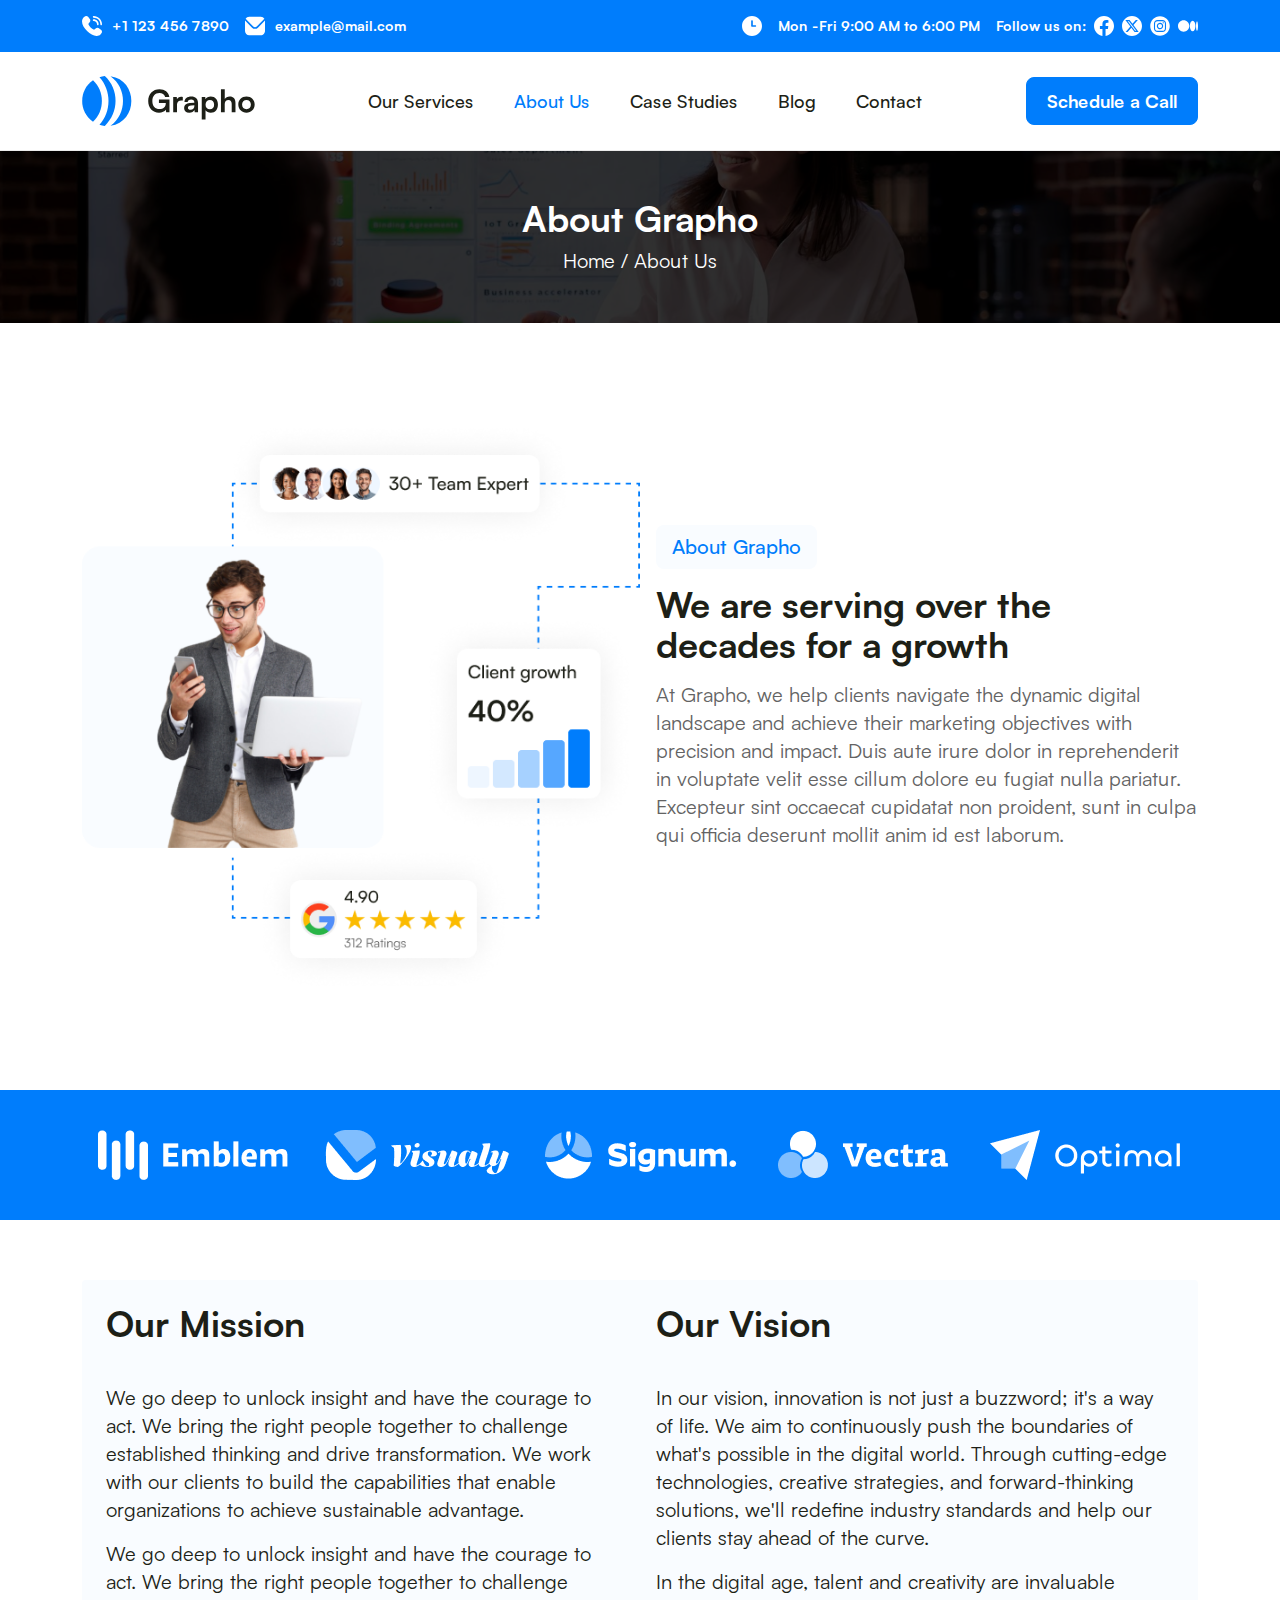
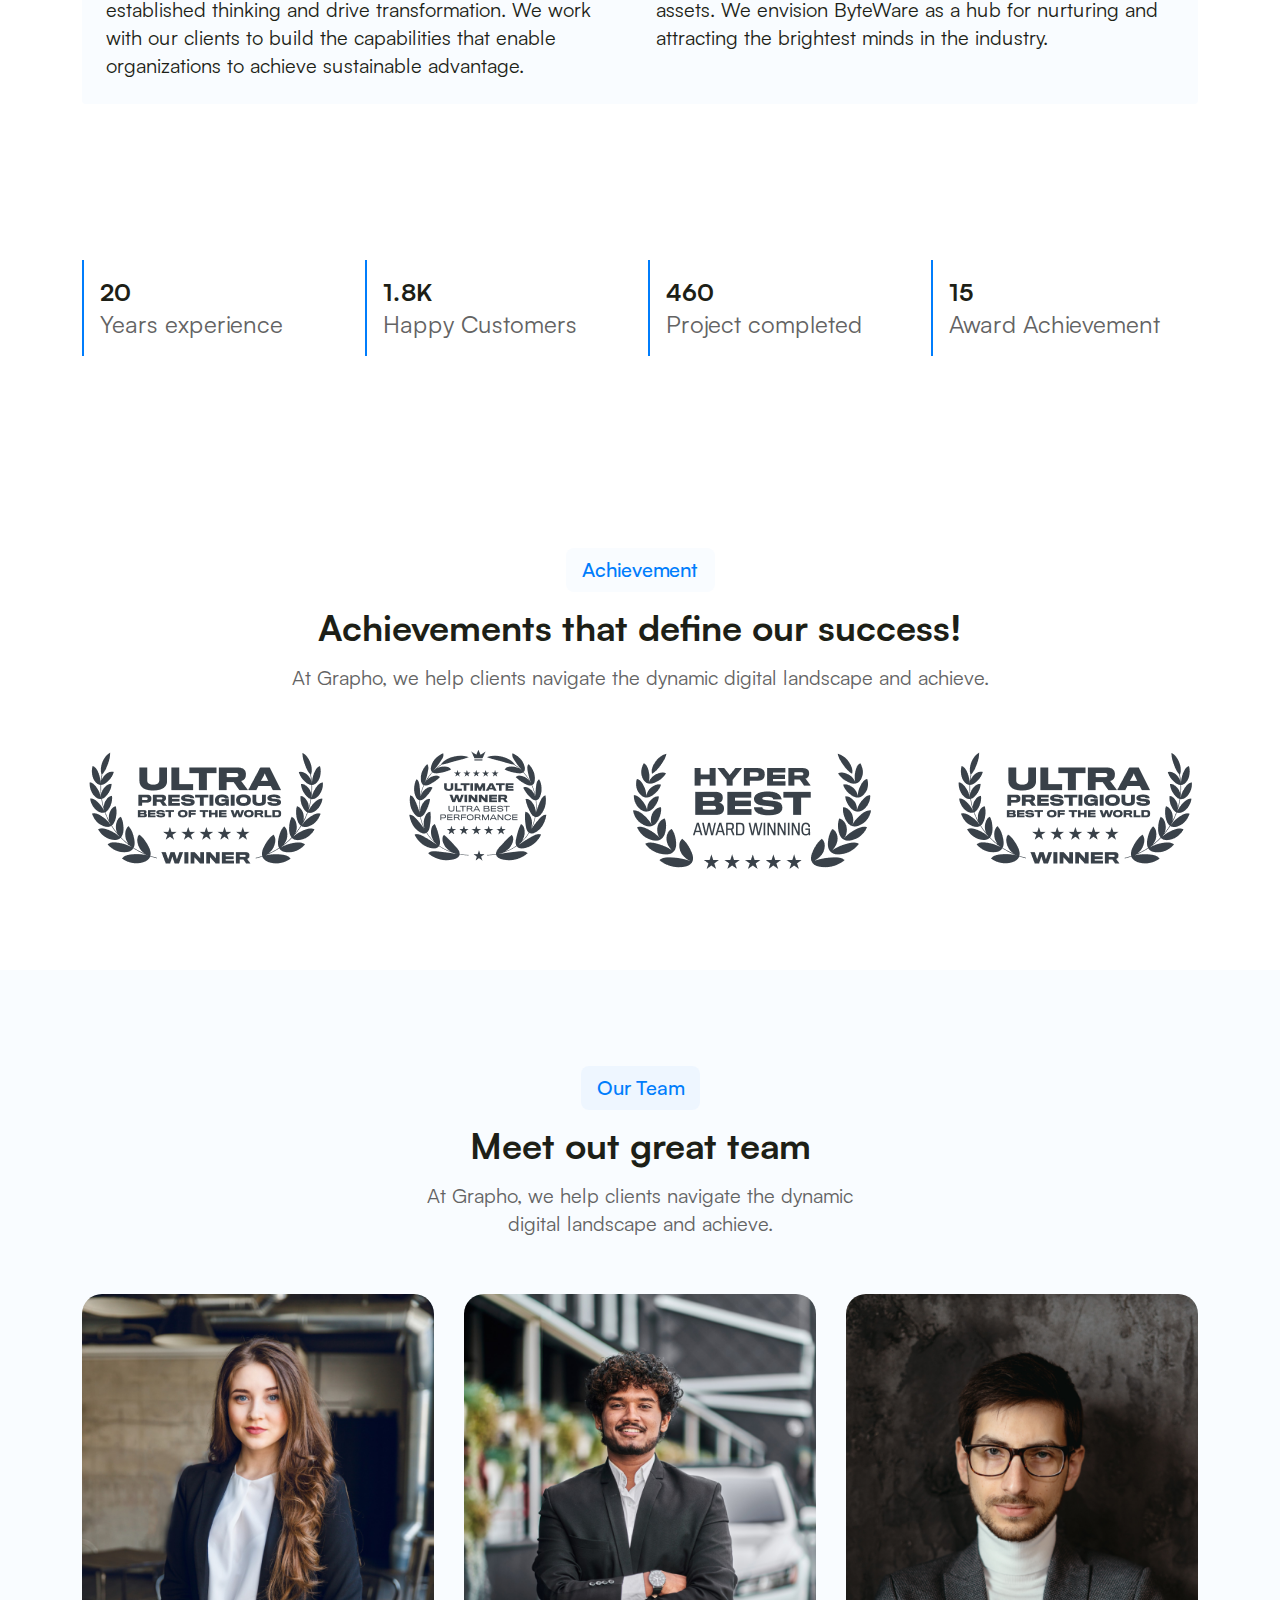
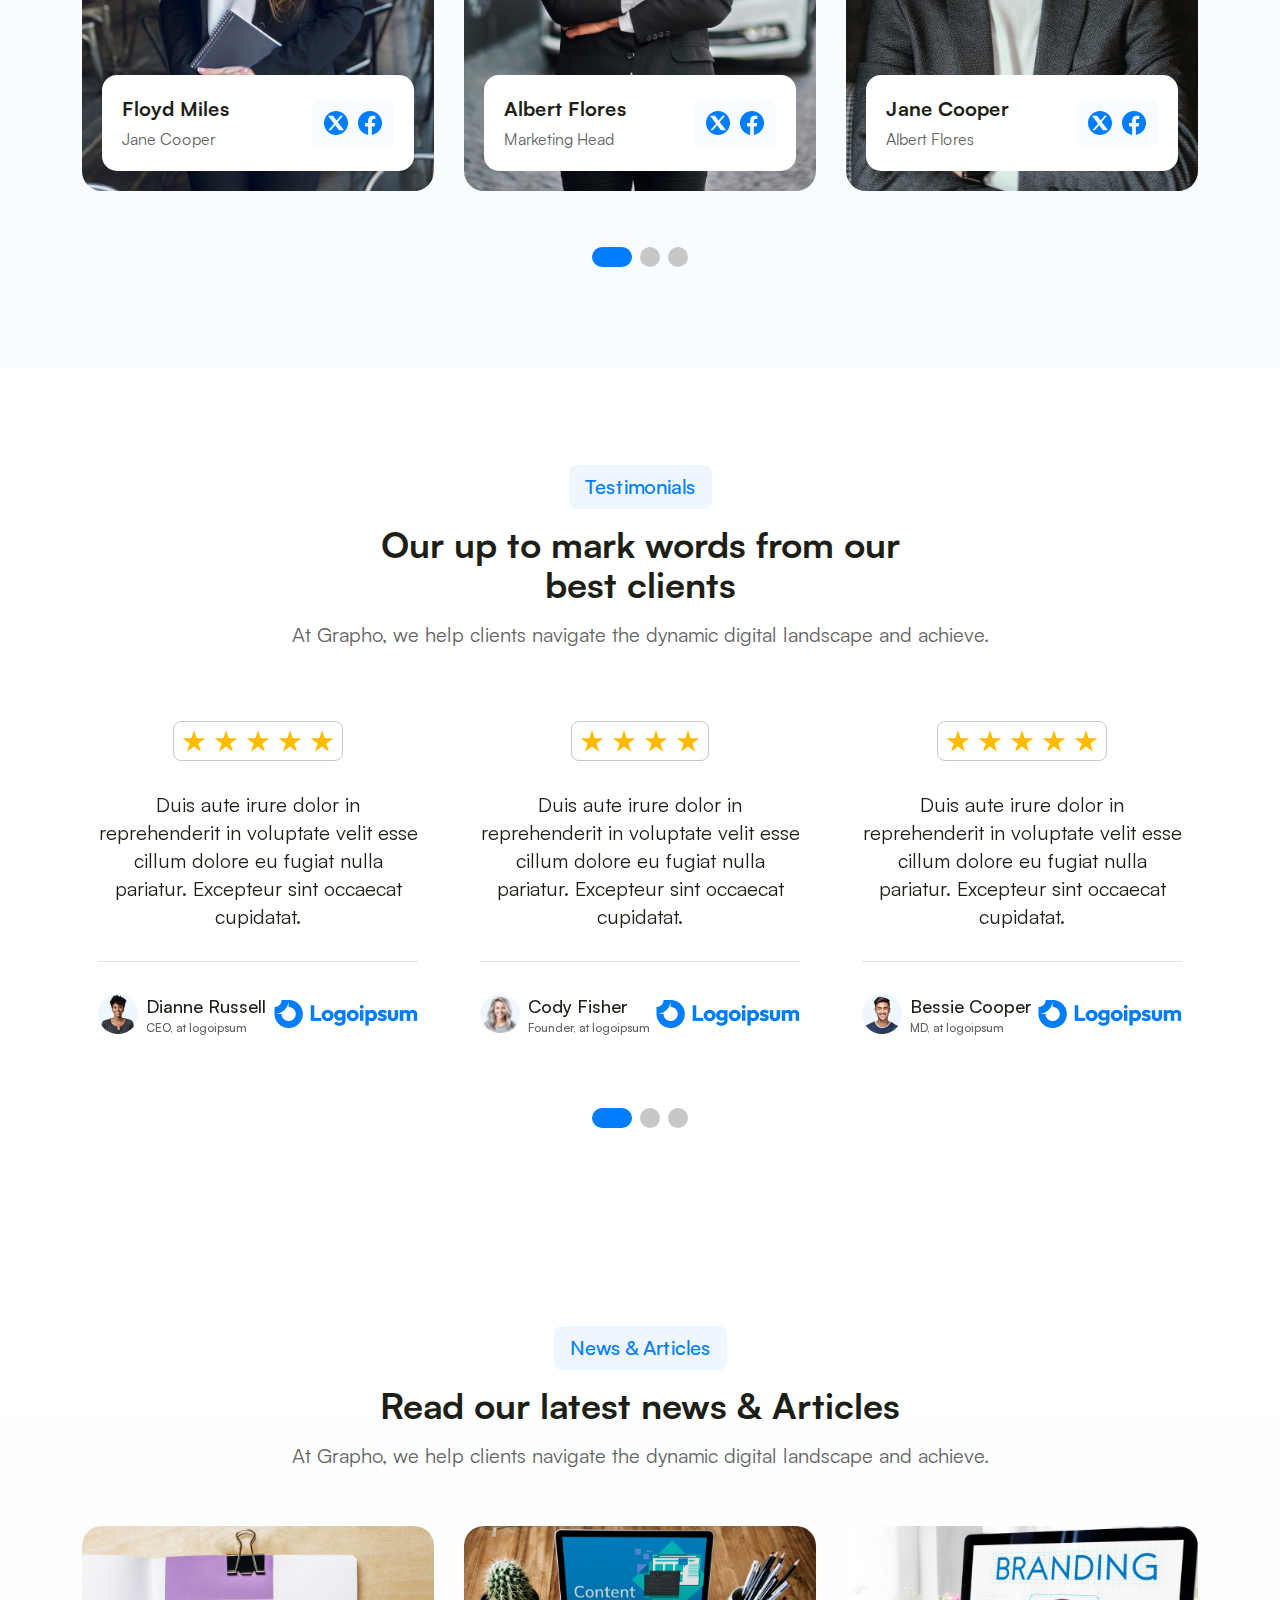
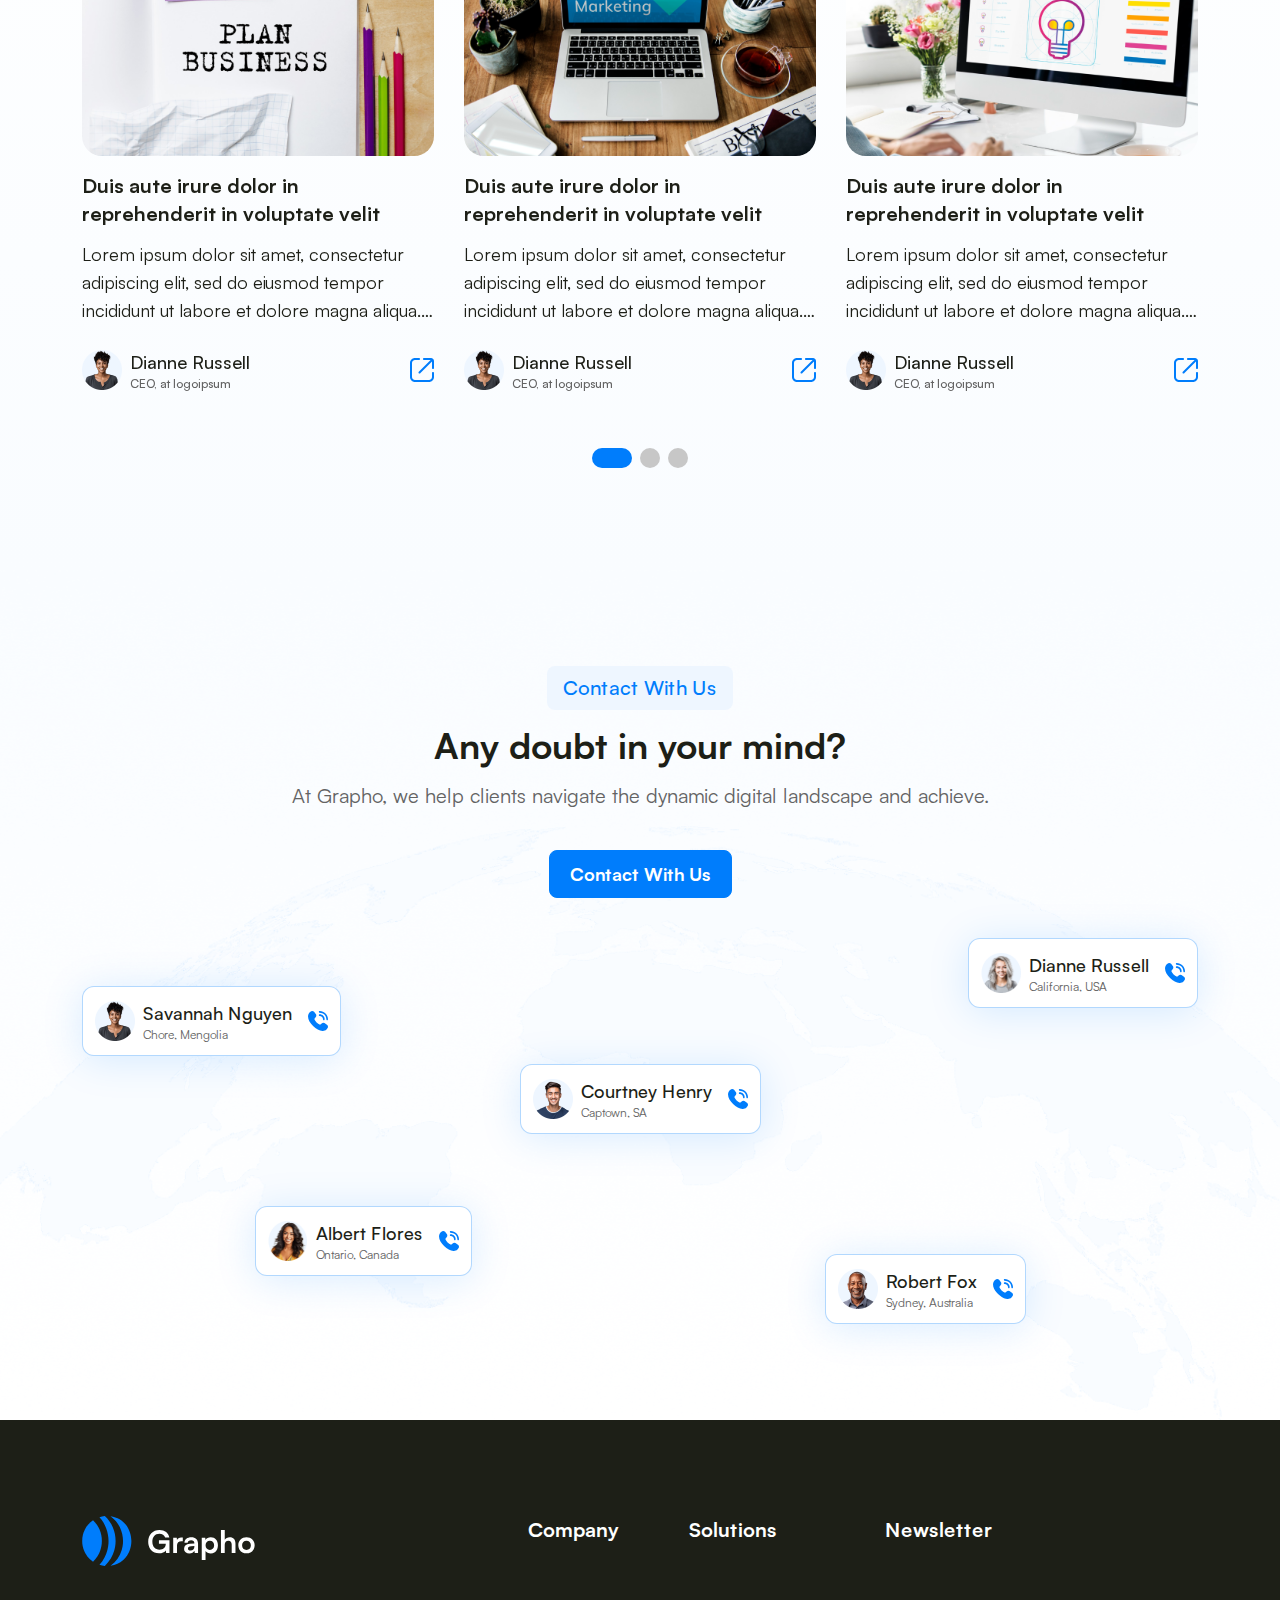
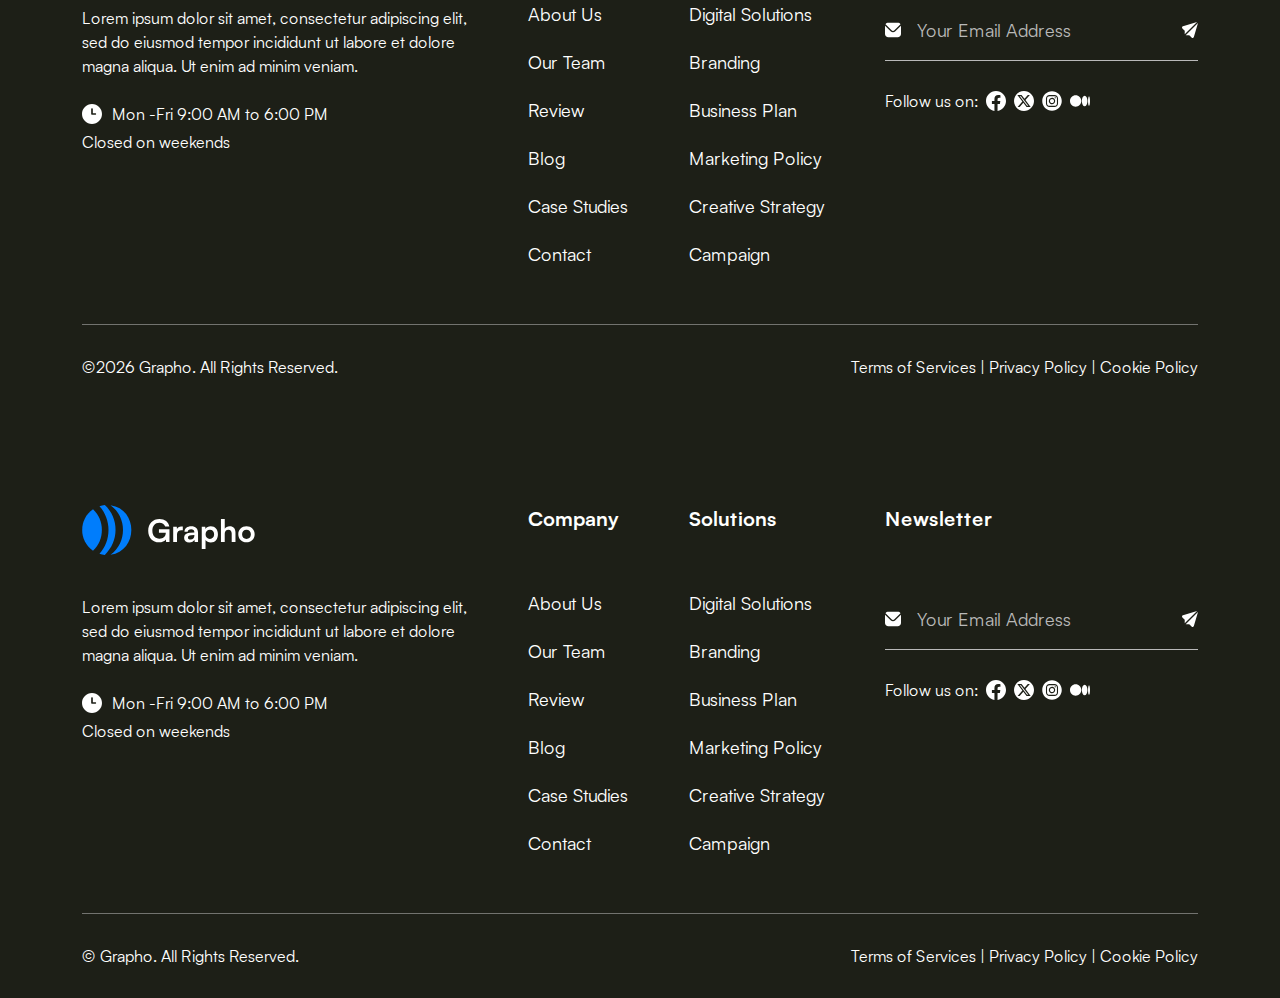
<file: about-us.html>
<!doctype html>
<html>

<head>
    <meta charset="UTF-8">
    <meta name="viewport" content="width=device-width, initial-scale=1.0">
    <title>Grapho | Tailwind Template</title>
    <link rel="shortcut icon" href="assets/images/favicon.svg" type="image/svg">
    <script defer src="assets/js/alpine.js"></script>
    <link rel="stylesheet" href="assets/css/swiper-bundle.min.css">
    <link rel="stylesheet" href="assets/css/output.css">
</head>

<body>
    <div class="loader-wrapper">
        <div class="loader">
            <div class="square" id="sq1"></div>
            <div class="square" id="sq2"></div>
            <div class="square" id="sq3"></div>
            <div class="square" id="sq4"></div>
            <div class="square" id="sq5"></div>
            <div class="square" id="sq6"></div>
            <div class="square" id="sq7"></div>
            <div class="square" id="sq8"></div>
            <div class="square" id="sq9"></div>
        </div>
    </div>
    <a class="scroll-to-top size-10 grid place-items-center bg-blue fixed bottom-5 left-5 rounded-full z-20">
        <svg width="10" height="14" viewBox="0 0 10 14" fill="none" xmlns="http://www.w3.org/2000/svg">
            <path d="M1 5L5 1M5 1L9 5M5 1V13" stroke="white" stroke-width="1.5" stroke-linecap="round"
                stroke-linejoin="round" />
        </svg>
    </a>
    <div class="hidden sm:block topbar bg-blue py-4 text-white font-bold" >
        <div class="container">
            <div class="flex items-center justify-between flex-col gap-4 text-sm lg:flex-row">
                <div class="flex gap-4 items-center">
                    <a href="tel:+1 123 456 7890" class="flex gap-[10px] items-center">
                        <img src="assets/images/tel.svg" alt="">
                        +1 123 456 7890
                    </a>
                    <a href="mailto:example@mail.com" class="flex gap-[10px] items-center">
                        <img src="assets/images/mail.svg" alt="">
                        example@mail.com
                    </a>
                </div>
                <div class="flex gap-4 items-center justify-between 3xl:w-7/12 3xl:pl-10">
                    <div class="flex gap-4 items-center">
                        <img src="assets/images/clock.svg" alt="">
                        <span>Mon -Fri 9:00 AM to 6:00 PM</span>
                    </div>
                    <div class="flex gap-2 items-center">
                        <span>Follow us on:</span>
                        <a href="#"><img src="assets/images/fb.svg" alt=""></a>
                        <a href="#"><img src="assets/images/x.svg" alt=""></a>
                        <a href="#"><img src="assets/images/ig.svg" alt=""></a>
                        <a href="#"><img src="assets/images/medium.svg" alt=""></a>
                    </div>
                </div>
            </div>
        </div>
    </div>
    <header class="border-b border-[#EBEBEB] py-6 sticky top-0 bg-white z-20">
        <div class="container">
            <div class="flex items-center justify-between gap-2">
                <a href="index.html" class="max-w-48">
                    <img src="assets/images/dark-logo.svg" alt="Grapho">
                </a>
                <nav class="hidden lg:block">
                    <ul class="flex xl:text-lg font-medium">
                        <li><a class="block p-2 xl:px-5" href="our-service.html">Our Services</a></li>
                        <li><a class="block p-2 xl:px-5 active text-blue" href="about-us.html">About Us</a></li>
                        <li><a class="block p-2 xl:px-5" href="case-studies.html">Case Studies</a></li>
                        <li><a class="block p-2 xl:px-5" href="blog.html">Blog</a></li>
                        <li><a class="block p-2 xl:px-5" href="contact.html">Contact</a></li>
                    </ul>
                </nav>
                <div class="flex items-center gap-2 shrink-0">
                    <button x-data="{id:'modal-example'}" x-on:click="$dispatch('modal-overlay',{id})"
                        class="transition-colors min-h-12 min-w-12 sm:px-5 bg-blue grid place-content-center rounded-lg text-white font-bold lg:text-lg sm:hover:text-blue sm:hover:bg-white border border-blue">
                        <span class="sm:hidden"><img src="assets/images/tel.svg" alt=""></span>
                        <span class="hidden sm:block">Schedule a Call</span>
                    </button>
                    <button id="openBtn" class="lg:hidden rounded-lg size-12 bg-blue grid place-content-center">
                        <img src="assets/images/menu.svg" alt="">
                    </button>
                </div>
                <div id="offcanvasMenu" class="offcanvas fixed top-0 -left-full size-full bg-[#F9FCFF] z-20">
                    <div class="flex justify-end p-4">
                        <button id="closeBtn" class="text-white bg-blue p-3 rounded-lg focus:outline-none">
                            <svg class="h-6 w-6" fill="none" stroke="currentColor" viewBox="0 0 24 24"
                                xmlns="http://www.w3.org/2000/svg">
                                <path stroke-linecap="round" stroke-linejoin="round" stroke-width="2"
                                    d="M6 18L18 6M6 6l12 12"></path>
                            </svg>
                        </button>
                    </div>
                    <div class="p-4">
                        <nav>
                            <ul class="xl:text-lg font-medium">
                                <li><a class="block p-2 xl:px-5" href="our-service.html">Our Services</a></li>
                                <li><a class="block p-2 xl:px-5 active text-blue" href="about-us.html">About Us</a></li>
                                <li><a class="block p-2 xl:px-5" href="case-studies.html">Case Studies</a></li>
                                <li><a class="block p-2 xl:px-5" href="blog.html">Blog</a></li>
                                <li><a class="block p-2 xl:px-5" href="contact.html">Contact</a></li>
                            </ul>
                        </nav>
                    </div>
                </div>
            </div>
        </div>
    </header>
    <main>
        <section class="bread-crumb bg-props text-center py-10 lg:py-12 3xl:py-[74px] relative text-white">
            <div class="container relative z-10">
                <h1 class="text-3xl lg:text-4xl 3xl:text-5xl font-bold mb-2">About Grapho</h1>
                <h2 class="lg:text-lg xl:text-xl">Home / About Us</h2>
            </div>
            <div class="absolute bg-black bg-opacity-80 inset-0"></div>
        </section>
        <section class="py-14 lg:py-24 3xl:py-[120px]">
            <div class="container">
                <div class="flex flex-col md:flex-row items-center justify-between gap-4">
                    <div class="md:w-6/12 max-w-[620px] shrink-0">
                        <img src="assets/images/about.png" alt="">
                    </div>
                    <div class="md:w-6/12">
                        <span
                            class="bg-[#F9FCFF] inline-block text-blue px-4 py-2 rounded-lg text-lg lg:text-xl 3xl:text-2xl font-medium">
                            About Grapho
                        </span>
                        <h2 class="text-2xl lg:text-4xl 3xl:text-5xl font-bold 3xl:leading-normal my-4">
                            We are serving over the decades for a growth
                        </h2>
                        <p class="text-[#636363] lg:text-lg xl:text-xl mb-4 lg:mb-10">
                            At Grapho, we help clients navigate the dynamic digital landscape and achieve their
                            marketing objectives with precision and impact.
                            <span class="hidden 3xl:block h-4"></span>
                            Duis aute irure dolor in reprehenderit in voluptate velit esse cillum dolore eu fugiat nulla
                            pariatur. Excepteur sint occaecat cupidatat non proident, sunt in culpa qui officia deserunt
                            mollit anim id est laborum.
                        </p>
                    </div>
                </div>
            </div>
        </section>
        <section class="bg-blue py-10 text-center">
            <div class="container">
                <div class="swiper clientsSwiper">
                    <div class="swiper-wrapper">
                        <div class="swiper-slide">
                            <div>
                                <img src="assets/images/client1.png" alt="">
                            </div>
                        </div>
                        <div class="swiper-slide">
                            <div>
                                <img src="assets/images/client2.png" alt="">
                            </div>
                        </div>
                        <div class="swiper-slide">
                            <div>
                                <img src="assets/images/client3.png" alt="">
                            </div>
                        </div>
                        <div class="swiper-slide">
                            <div>
                                <img src="assets/images/client4.png" alt="">
                            </div>
                        </div>
                        <div class="swiper-slide">
                            <div>
                                <img src="assets/images/client5.png" alt="">
                            </div>
                        </div>
                        <div class="swiper-slide">
                            <div>
                                <img src="assets/images/client6.png" alt="">
                            </div>
                        </div>
                        <div class="swiper-slide">
                            <div>
                                <img src="assets/images/client1.png" alt="">
                            </div>
                        </div>
                    </div>
                </div>
            </div>
        </section>
        <section class="py-8 lg:py-[60px]">
            <div class="container">
                <div
                    class="p-6 gap-8 bg-[#F9FCFF] rounded flex flex-col lg:flex-row 2xl:p-24 2xl:rounded-[20px] 2xl:gap-14">
                    <div class="w-full">
                        <h2 class="text-3xl lg:text-4xl 3xl:text-5xl font-bold mb-6 lg:mb-10">
                            Our Mission
                        </h2>
                        <p class="lg:text-lg xl:text-xl xl:mb-4">
                            We go deep to unlock insight and have the courage to act. We bring the right people together
                            to challenge established thinking and drive transformation. We work with our clients to
                            build the capabilities that enable organizations to achieve sustainable advantage.
                        </p>
                        <p class="lg:text-lg xl:text-xl">
                            We go deep to unlock insight and have the courage to act. We bring the right people together
                            to challenge established thinking and drive transformation. We work with our clients to
                            build the capabilities that enable organizations to achieve sustainable advantage.
                        </p>
                    </div>
                    <div class="w-full">
                        <h2 class="text-3xl lg:text-4xl 3xl:text-5xl font-bold mb-6 lg:mb-10">
                            Our Vision
                        </h2>
                        <p class="lg:text-lg xl:text-xl xl:mb-4">
                            In our vision, innovation is not just a buzzword; it's a way of life. We aim to continuously
                            push the boundaries of what's possible in the digital world. Through cutting-edge
                            technologies, creative strategies, and forward-thinking solutions, we'll redefine industry
                            standards and help our clients stay ahead of the curve.
                        </p>
                        <p class="lg:text-lg xl:text-xl">
                            In the digital age, talent and creativity are invaluable assets. We envision ByteWare as a
                            hub for nurturing and attracting the brightest minds in the industry.
                        </p>
                    </div>
                </div>
            </div>
        </section>
        <section class="py-14 lg:py-24 3xl:py-[120px]">
            <div class="container">
                <div class="grid sm:grid-cols-2 xl:grid-cols-4 items-center gap-4">
                    <div class="p-2 lg:p-4 3xl:p-6 border-l-2 border-blue">
                        <h2 class="text-2xl lg:text4xl 3xl:text-6xl font-bold">20</h2>
                        <h3 class="text-xl lg:text-2xl 3xl:text-3xl text-[#636363]">Years experience</h3>
                    </div>
                    <div class="p-2 lg:p-4 3xl:p-6 border-l-2 border-blue">
                        <h2 class="text-2xl lg:text4xl 3xl:text-6xl font-bold">1.8K</h2>
                        <h3 class="text-xl lg:text-2xl 3xl:text-3xl text-[#636363]">Happy Customers</h3>
                    </div>
                    <div class="p-2 lg:p-4 3xl:p-6 border-l-2 border-blue">
                        <h2 class="text-2xl lg:text4xl 3xl:text-6xl font-bold">460</h2>
                        <h3 class="text-xl lg:text-2xl 3xl:text-3xl text-[#636363]">Project completed</h3>
                    </div>
                    <div class="p-2 lg:p-4 3xl:p-6 border-l-2 border-blue">
                        <h2 class="text-2xl lg:text4xl 3xl:text-6xl font-bold">15</h2>
                        <h3 class="text-xl lg:text-2xl 3xl:text-3xl text-[#636363]">Award Achievement</h3>
                    </div>
                </div>
            </div>
        </section>
        <section class="py-14 lg:py-24 3xl:py-[120px] text-center">
            <div class="container">
                <span
                    class="bg-[#F9FCFF] inline-block text-blue px-4 py-2 rounded-lg text-lg lg:text-xl 3xl:text-2xl font-medium">
                    Achievement
                </span>
                <h2 class="text-2xl lg:text-4xl 3xl:text-5xl font-bold 3xl:leading-normal my-4">
                    Achievements that define our success!
                </h2>
                <p class="text-[#636363] lg:text-lg xl:text-xl mb-4 lg:mb-14">
                    At Grapho, we help clients navigate the dynamic digital landscape and achieve.
                </p>
                <div class="flex justify-between 3xl:w-10/12 mx-auto gap-3">
                    <div>
                        <img src="assets/images/award1.png" alt="">
                    </div>
                    <div>
                        <img src="assets/images/award2.png" alt="">
                    </div>
                    <div>
                        <img src="assets/images/award3.png" alt="">
                    </div>
                    <div>
                        <img src="assets/images/award4.png" alt="">
                    </div>
                </div>
            </div>
        </section>
        <section class="py-14 lg:py-24 3xl:py-[120px] bg-[#F9FCFF]" id="our-team">
            <div class="container">
                <div class="text-center">
                    <span
                        class="bg-[#EEF6FF] inline-block text-blue px-4 py-2 rounded-lg text-lg lg:text-xl 3xl:text-2xl font-medium">
                        Our Team
                    </span>
                    <h2 class="text-2xl lg:text-4xl 3xl:text-5xl font-bold 3xl:leading-normal my-4">
                        Meet out great team
                    </h2>
                    <p class="text-[#636363] lg:text-lg xl:text-xl mb-4 lg:mb-14">
                        At Grapho, we help clients navigate the dynamic <br class="hidden sm:block"> digital landscape
                        and achieve.
                    </p>
                </div>
                <div class="swiper workSwiper">
                    <div class="swiper-wrapper">
                        <div class="swiper-slide">
                            <div class="relative">
                                <img src="assets/images/team1.png" class="rounded-[20px] w-full" alt="">
                                <div
                                    class="absolute left-5 right-5 bottom-5 bg-white flex justify-between items-center p-5 rounded-[15px]">
                                    <div>
                                        <h3 class="font-bold text-lg xl:text-xl 2xl:text-2xl mb-1">Floyd Miles</h3>
                                        <h4 class="text-[#636363]">Jane Cooper</h4>
                                    </div>
                                    <div class="bg-[#F9FCFF] rounded-lg p-3 flex items-center gap-[10px]">
                                        <a href="#"><img src="assets/images/blue-x.svg" alt=""></a>
                                        <a href="#"><img src="assets/images/blue-fb.svg" alt=""></a>
                                    </div>
                                </div>
                            </div>
                        </div>
                        <div class="swiper-slide">
                            <div class="relative">
                                <img src="assets/images/team2.png" class="rounded-[20px] w-full" alt="">
                                <div
                                    class="absolute left-5 right-5 bottom-5 bg-white flex justify-between items-center p-5 rounded-[15px]">
                                    <div>
                                        <h3 class="font-bold text-lg xl:text-xl 2xl:text-2xl mb-1">Albert Flores</h3>
                                        <h4 class="text-[#636363]">Marketing Head</h4>
                                    </div>
                                    <div class="bg-[#F9FCFF] rounded-lg p-3 flex items-center gap-[10px]">
                                        <a href="#"><img src="assets/images/blue-x.svg" alt=""></a>
                                        <a href="#"><img src="assets/images/blue-fb.svg" alt=""></a>
                                    </div>
                                </div>
                            </div>
                        </div>
                        <div class="swiper-slide">
                            <div class="relative">
                                <img src="assets/images/team3.png" class="rounded-[20px] w-full" alt="">
                                <div
                                    class="absolute left-5 right-5 bottom-5 bg-white flex justify-between items-center p-5 rounded-[15px]">
                                    <div>
                                        <h3 class="font-bold text-lg xl:text-xl 2xl:text-2xl mb-1">Jane Cooper</h3>
                                        <h4 class="text-[#636363]">Albert Flores</h4>
                                    </div>
                                    <div class="bg-[#F9FCFF] rounded-lg p-3 flex items-center gap-[10px]">
                                        <a href="#"><img src="assets/images/blue-x.svg" alt=""></a>
                                        <a href="#"><img src="assets/images/blue-fb.svg" alt=""></a>
                                    </div>
                                </div>
                            </div>
                        </div>
                        <div class="swiper-slide">
                            <div class="relative">
                                <img src="assets/images/team2.png" class="rounded-[20px] w-full" alt="">
                                <div
                                    class="absolute left-5 right-5 bottom-5 bg-white flex justify-between items-center p-5 rounded-[15px]">
                                    <div>
                                        <h3 class="font-bold text-lg xl:text-xl 2xl:text-2xl mb-1">Albert Flores</h3>
                                        <h4 class="text-[#636363]">Marketing Head</h4>
                                    </div>
                                    <div class="bg-[#F9FCFF] rounded-lg p-3 flex items-center gap-[10px]">
                                        <a href="#"><img src="assets/images/blue-x.svg" alt=""></a>
                                        <a href="#"><img src="assets/images/blue-fb.svg" alt=""></a>
                                    </div>
                                </div>
                            </div>
                        </div>
                        <div class="swiper-slide">
                            <div class="relative">
                                <img src="assets/images/team1.png" class="rounded-[20px] w-full" alt="">
                                <div
                                    class="absolute left-5 right-5 bottom-5 bg-white flex justify-between items-center p-5 rounded-[15px]">
                                    <div>
                                        <h3 class="font-bold text-lg xl:text-xl 2xl:text-2xl mb-1">Floyd Miles</h3>
                                        <h4 class="text-[#636363]">Jane Cooper</h4>
                                    </div>
                                    <div class="bg-[#F9FCFF] rounded-lg p-3 flex items-center gap-[10px]">
                                        <a href="#"><img src="assets/images/blue-x.svg" alt=""></a>
                                        <a href="#"><img src="assets/images/blue-fb.svg" alt=""></a>
                                    </div>
                                </div>
                            </div>
                        </div>
                    </div>
                    <div class="swiper-pagination static mt-6 sm:mt-14"></div>
                </div>
            </div>
        </section>
        <section class="py-14 lg:py-24 3xl:py-[120px]" id="review">
            <div class="container">
                <div class="text-center">
                    <span
                        class="bg-[#EEF6FF] inline-block text-blue px-4 py-2 rounded-lg text-lg lg:text-xl 3xl:text-2xl font-medium">
                        Testimonials
                    </span>
                    <h2 class="text-2xl lg:text-4xl 3xl:text-5xl font-bold 3xl:leading-normal my-4">
                        Our up to mark words from our <br class="hidden sm:block"> best clients
                    </h2>
                    <p class="text-[#636363] lg:text-lg xl:text-xl mb-4 lg:mb-14">
                        At Grapho, we help clients navigate the dynamic digital landscape and achieve.
                    </p>
                </div>
                <div class="swiper testimonialsSwiper text-center">
                    <div class="swiper-wrapper">
                        <div class="swiper-slide">
                            <div class="flex flex-col gap-[30px] p-4">
                                <div class="border border-[#C7C7C7] rounded-lg p-2 flex gap-2 w-fit mx-auto">
                                    <img src="assets/images/yellow-star.svg" alt="">
                                    <img src="assets/images/yellow-star.svg" alt="">
                                    <img src="assets/images/yellow-star.svg" alt="">
                                    <img src="assets/images/yellow-star.svg" alt="">
                                    <img src="assets/images/yellow-star.svg" alt="">
                                </div>
                                <p class="lg:text-lg xl:text-xl">
                                    Duis aute irure dolor in reprehenderit in voluptate velit esse cillum dolore eu
                                    fugiat nulla pariatur. Excepteur sint occaecat cupidatat.
                                </p>
                                <div class="border-b border-[#C7C7C7] border-opacity-50"></div>
                                <div class="flex justify-between items-center">
                                    <div class="flex items-center gap-2 font-medium text-start">
                                        <img src="assets/images/avatar1.png" alt="" width="40">
                                        <div>
                                            <h5 class="lg:text-lg">Dianne Russell</h5>
                                            <h6 class="text-xs text-[#636363]">CEO, at logoipsum</h6>
                                        </div>
                                    </div>
                                    <img src="assets/images/logoipsum.png" alt="">
                                </div>
                            </div>
                        </div>
                        <div class="swiper-slide">
                            <div class="flex flex-col gap-[30px] p-4">
                                <div class="border border-[#C7C7C7] rounded-lg p-2 flex gap-2 w-fit mx-auto">
                                    <img src="assets/images/yellow-star.svg" alt="">
                                    <img src="assets/images/yellow-star.svg" alt="">
                                    <img src="assets/images/yellow-star.svg" alt="">
                                    <img src="assets/images/yellow-star.svg" alt="">
                                </div>
                                <p class="lg:text-lg xl:text-xl">
                                    Duis aute irure dolor in reprehenderit in voluptate velit esse cillum dolore eu
                                    fugiat nulla pariatur. Excepteur sint occaecat cupidatat.
                                </p>
                                <div class="border-b border-[#C7C7C7] border-opacity-50"></div>
                                <div class="flex justify-between items-center">
                                    <div class="flex items-center gap-2 font-medium text-start">
                                        <img src="assets/images/avatar2.png" alt="" width="40">
                                        <div>
                                            <h5 class="lg:text-lg">Cody Fisher</h5>
                                            <h6 class="text-xs text-[#636363]">Founder, at logoipsum</h6>
                                        </div>
                                    </div>
                                    <img src="assets/images/logoipsum.png" alt="">
                                </div>
                            </div>
                        </div>
                        <div class="swiper-slide">
                            <div class="flex flex-col gap-[30px] p-4">
                                <div class="border border-[#C7C7C7] rounded-lg p-2 flex gap-2 w-fit mx-auto">
                                    <img src="assets/images/yellow-star.svg" alt="">
                                    <img src="assets/images/yellow-star.svg" alt="">
                                    <img src="assets/images/yellow-star.svg" alt="">
                                    <img src="assets/images/yellow-star.svg" alt="">
                                    <img src="assets/images/yellow-star.svg" alt="">
                                </div>
                                <p class="lg:text-lg xl:text-xl">
                                    Duis aute irure dolor in reprehenderit in voluptate velit esse cillum dolore eu
                                    fugiat nulla pariatur. Excepteur sint occaecat cupidatat.
                                </p>
                                <div class="border-b border-[#C7C7C7] border-opacity-50"></div>
                                <div class="flex justify-between items-center">
                                    <div class="flex items-center gap-2 font-medium text-start">
                                        <img src="assets/images/avatar3.png" alt="" width="40">
                                        <div>
                                            <h5 class="lg:text-lg">Bessie Cooper</h5>
                                            <h6 class="text-xs text-[#636363]">MD, at logoipsum</h6>
                                        </div>
                                    </div>
                                    <img src="assets/images/logoipsum.png" alt="">
                                </div>
                            </div>
                        </div>
                        <div class="swiper-slide">
                            <div class="flex flex-col gap-[30px] p-4">
                                <div class="border border-[#C7C7C7] rounded-lg p-2 flex gap-2 w-fit mx-auto">
                                    <img src="assets/images/yellow-star.svg" alt="">
                                    <img src="assets/images/yellow-star.svg" alt="">
                                    <img src="assets/images/yellow-star.svg" alt="">
                                    <img src="assets/images/yellow-star.svg" alt="">
                                </div>
                                <p class="lg:text-lg xl:text-xl">
                                    Duis aute irure dolor in reprehenderit in voluptate velit esse cillum dolore eu
                                    fugiat nulla pariatur. Excepteur sint occaecat cupidatat.
                                </p>
                                <div class="border-b border-[#C7C7C7] border-opacity-50"></div>
                                <div class="flex justify-between items-center">
                                    <div class="flex items-center gap-2 font-medium text-start">
                                        <img src="assets/images/avatar2.png" alt="" width="40">
                                        <div>
                                            <h5 class="lg:text-lg">Cody Fisher</h5>
                                            <h6 class="text-xs text-[#636363]">Founder, at logoipsum</h6>
                                        </div>
                                    </div>
                                    <img src="assets/images/logoipsum.png" alt="">
                                </div>
                            </div>
                        </div>
                        <div class="swiper-slide">
                            <div class="flex flex-col gap-[30px] p-4">
                                <div class="border border-[#C7C7C7] rounded-lg p-2 flex gap-2 w-fit mx-auto">
                                    <img src="assets/images/yellow-star.svg" alt="">
                                    <img src="assets/images/yellow-star.svg" alt="">
                                    <img src="assets/images/yellow-star.svg" alt="">
                                    <img src="assets/images/yellow-star.svg" alt="">
                                    <img src="assets/images/yellow-star.svg" alt="">
                                </div>
                                <p class="lg:text-lg xl:text-xl">
                                    Duis aute irure dolor in reprehenderit in voluptate velit esse cillum dolore eu
                                    fugiat nulla pariatur. Excepteur sint occaecat cupidatat.
                                </p>
                                <div class="border-b border-[#C7C7C7] border-opacity-50"></div>
                                <div class="flex justify-between items-center">
                                    <div class="flex items-center gap-2 font-medium text-start">
                                        <img src="assets/images/avatar1.png" alt="" width="40">
                                        <div>
                                            <h5 class="lg:text-lg">Dianne Russell</h5>
                                            <h6 class="text-xs text-[#636363]">CEO, at logoipsum</h6>
                                        </div>
                                    </div>
                                    <img src="assets/images/logoipsum.png" alt="">
                                </div>
                            </div>
                        </div>
                    </div>
                    <div class="swiper-pagination static mt-6 sm:mt-14"></div>
                </div>
            </div>
        </section>
        <section
            class="py-14 lg:py-24 3xl:py-[120px] bg-[linear-gradient(0deg,_rgba(249,252,255,1)_0%,_rgba(0,0,0,0)_100%)]">
            <div class="container">
                <div class="text-center">
                    <span
                        class="bg-[#EEF6FF] inline-block text-blue px-4 py-2 rounded-lg text-lg lg:text-xl 3xl:text-2xl font-medium">
                        News & Articles
                    </span>
                    <h2 class="text-2xl lg:text-4xl 3xl:text-5xl font-bold 3xl:leading-normal my-4">
                        Read our latest news & Articles
                    </h2>
                    <p class="text-[#636363] lg:text-lg xl:text-xl mb-4 lg:mb-14">
                        At Grapho, we help clients navigate the dynamic digital landscape and achieve.
                    </p>
                </div>
                <div class="swiper newsSwiper">
                    <div class="swiper-wrapper">
                        <div class="swiper-slide">
                            <a href="blog-details.html" class="block aspect-1/4 rounded-[20px] overflow-hidden">
                                <img src="assets/images/news1.png" class="size-full object-cover" alt="">
                            </a>
                            <a href="blog-details.html" class="block text-lg xl:text-xl 2xl:text-2xl font-bold mt-4 mb-3">Duis aute
                                irure dolor in
                                reprehenderit in voluptate velit</a>
                            <p class="lg:text-lg mb-6 line-clamp-3">
                                Lorem ipsum dolor sit amet, consectetur adipiscing elit, sed do eiusmod tempor
                                incididunt ut labore et dolore magna aliqua. Ut enim ad minim veniam, quis nostrud
                                exercitation ullamco laboris nisi ut aliquip ex ea commodo consequat.
                            </p>
                            <div class="flex justify-between items-center">
                                <div class="flex items-center gap-2 font-medium text-start">
                                    <img src="assets/images/avatar1.png" alt="" width="40">
                                    <div>
                                        <h5 class="lg:text-lg">Dianne Russell</h5>
                                        <h6 class="text-xs text-[#636363]">CEO, at logoipsum</h6>
                                    </div>
                                </div>
                                <a href="blog-details.html"><img src="assets/images/share.svg" alt=""></a>
                            </div>
                        </div>
                        <div class="swiper-slide">
                            <a href="blog-details.html" class="block aspect-1/4 rounded-[20px] overflow-hidden">
                                <img src="assets/images/news2.png" class="size-full object-cover" alt="">
                            </a>
                            <a href="blog-details.html" class="block text-lg xl:text-xl 2xl:text-2xl font-bold mt-4 mb-3">Duis aute
                                irure dolor in
                                reprehenderit in voluptate velit</a>
                            <p class="lg:text-lg mb-6 line-clamp-3">
                                Lorem ipsum dolor sit amet, consectetur adipiscing elit, sed do eiusmod tempor
                                incididunt ut labore et dolore magna aliqua. Ut enim ad minim veniam, quis nostrud
                                exercitation ullamco laboris nisi ut aliquip ex ea commodo consequat.
                            </p>
                            <div class="flex justify-between items-center">
                                <div class="flex items-center gap-2 font-medium text-start">
                                    <img src="assets/images/avatar1.png" alt="" width="40">
                                    <div>
                                        <h5 class="lg:text-lg">Dianne Russell</h5>
                                        <h6 class="text-xs text-[#636363]">CEO, at logoipsum</h6>
                                    </div>
                                </div>
                                <a href="blog-details.html"><img src="assets/images/share.svg" alt=""></a>
                            </div>
                        </div>
                        <div class="swiper-slide">
                            <a href="blog-details.html" class="block aspect-1/4 rounded-[20px] overflow-hidden">
                                <img src="assets/images/news3.png" class="size-full object-cover" alt="">
                            </a>
                            <a href="blog-details.html" class="block text-lg xl:text-xl 2xl:text-2xl font-bold mt-4 mb-3">Duis aute
                                irure dolor in
                                reprehenderit in voluptate velit</a>
                            <p class="lg:text-lg mb-6 line-clamp-3">
                                Lorem ipsum dolor sit amet, consectetur adipiscing elit, sed do eiusmod tempor
                                incididunt ut labore et dolore magna aliqua. Ut enim ad minim veniam, quis nostrud
                                exercitation ullamco laboris nisi ut aliquip ex ea commodo consequat.
                            </p>
                            <div class="flex justify-between items-center">
                                <div class="flex items-center gap-2 font-medium text-start">
                                    <img src="assets/images/avatar1.png" alt="" width="40">
                                    <div>
                                        <h5 class="lg:text-lg">Dianne Russell</h5>
                                        <h6 class="text-xs text-[#636363]">CEO, at logoipsum</h6>
                                    </div>
                                </div>
                                <a href="blog-details.html"><img src="assets/images/share.svg" alt=""></a>
                            </div>
                        </div>
                        <div class="swiper-slide">
                            <a href="blog-details.html" class="block aspect-1/4 rounded-[20px] overflow-hidden">
                                <img src="assets/images/news2.png" class="size-full object-cover" alt="">
                            </a>
                            <a href="blog-details.html" class="block text-lg xl:text-xl 2xl:text-2xl font-bold mt-4 mb-3">Duis aute
                                irure dolor in
                                reprehenderit in voluptate velit</a>
                            <p class="lg:text-lg mb-6 line-clamp-3">
                                Lorem ipsum dolor sit amet, consectetur adipiscing elit, sed do eiusmod tempor
                                incididunt ut labore et dolore magna aliqua. Ut enim ad minim veniam, quis nostrud
                                exercitation ullamco laboris nisi ut aliquip ex ea commodo consequat.
                            </p>
                            <div class="flex justify-between items-center">
                                <div class="flex items-center gap-2 font-medium text-start">
                                    <img src="assets/images/avatar1.png" alt="" width="40">
                                    <div>
                                        <h5 class="lg:text-lg">Dianne Russell</h5>
                                        <h6 class="text-xs text-[#636363]">CEO, at logoipsum</h6>
                                    </div>
                                </div>
                                <a href="blog-details.html"><img src="assets/images/share.svg" alt=""></a>
                            </div>
                        </div>
                        <div class="swiper-slide">
                            <a href="blog-details.html" class="block aspect-1/4 rounded-[20px] overflow-hidden">
                                <img src="assets/images/news1.png" class="size-full object-cover" alt="">
                            </a>
                            <a href="blog-details.html" class="block text-lg xl:text-xl 2xl:text-2xl font-bold mt-4 mb-3">Duis aute
                                irure dolor in
                                reprehenderit in voluptate velit</a>
                            <p class="lg:text-lg mb-6 line-clamp-3">
                                Lorem ipsum dolor sit amet, consectetur adipiscing elit, sed do eiusmod tempor
                                incididunt ut labore et dolore magna aliqua. Ut enim ad minim veniam, quis nostrud
                                exercitation ullamco laboris nisi ut aliquip ex ea commodo consequat.
                            </p>
                            <div class="flex justify-between items-center">
                                <div class="flex items-center gap-2 font-medium text-start">
                                    <img src="assets/images/avatar1.png" alt="" width="40">
                                    <div>
                                        <h5 class="lg:text-lg">Dianne Russell</h5>
                                        <h6 class="text-xs text-[#636363]">CEO, at logoipsum</h6>
                                    </div>
                                </div>
                                <a href="blog-details.html"><img src="assets/images/share.svg" alt=""></a>
                            </div>
                        </div>
                    </div>
                    <div class="swiper-pagination static mt-6 sm:mt-14"></div>
                </div>
            </div>
        </section>
        <section class="py-14 lg:py-24 3xl:py-[120px] contact bg-props">
            <div class="container">
                <div class="text-center mb-10">
                    <span
                        class="bg-[#EEF6FF] inline-block text-blue px-4 py-2 rounded-lg text-lg lg:text-xl 3xl:text-2xl font-medium">
                        Contact With Us
                    </span>
                    <h2 class="text-2xl lg:text-4xl 3xl:text-5xl font-bold 3xl:leading-normal my-4">
                        Any doubt in your mind?
                    </h2>
                    <p class="text-[#636363] lg:text-lg xl:text-xl mb-4 lg:mb-10">
                        At Grapho, we help clients navigate the dynamic digital landscape and achieve.
                    </p>
                    <a href="contact.html" class="inline-block btn btn-blue px-5 py-2">Contact With Us</a>
                </div>
                <div class="flex flex-col justify-center items-center gap-2 3xl:w-10/12 mx-auto">
                    <div class="gap-2 flex flex-col sm:flex-row justify-between w-full">
                        <div
                            class="justify-between w-full md:size-fit border border-blue border-opacity-30 rounded-xl p-3 bg-white shadow-[0_4px_40px_0_rgba(0,125,252,.15)] flex gap-4 items-center md:mt-12">
                            <div class="flex items-center gap-2">
                                <div class="size-10 rounded-full">
                                    <img src="assets/images/avatar1.png" alt="">
                                </div>
                                <div>
                                    <h5 class="lg:text-lg font-medium">Savannah Nguyen</h5>
                                    <h6 class="text-[#636363] text-xs">Chore, Mengolia</h6>
                                </div>
                            </div>
                            <a href="tel:+12345678910"><img src="assets/images/tel-blue.svg" alt=""></a>
                        </div>
                        <div
                            class="justify-between w-full md:size-fit border border-blue border-opacity-30 rounded-xl p-3 bg-white shadow-[0_4px_40px_0_rgba(0,125,252,.15)] flex gap-4 items-center">
                            <div class="flex items-center gap-2">
                                <div class="size-10 rounded-full">
                                    <img src="assets/images/avatar2.png" alt="">
                                </div>
                                <div>
                                    <h5 class="lg:text-lg font-medium">Dianne Russell</h5>
                                    <h6 class="text-[#636363] text-xs">California, USA</h6>
                                </div>
                            </div>
                            <a href="tel:+12345678910"><img src="assets/images/tel-blue.svg" alt=""></a>
                        </div>
                    </div>
                    <div
                        class="justify-between w-full sm:size-fit border border-blue border-opacity-30 rounded-xl p-3 bg-white shadow-[0_4px_40px_0_rgba(0,125,252,.15)] flex gap-4 items-center">
                        <div class="flex items-center gap-2">
                            <div class="size-10 rounded-full">
                                <img src="assets/images/avatar3.png" alt="">
                            </div>
                            <div>
                                <h5 class="lg:text-lg font-medium">Courtney Henry</h5>
                                <h6 class="text-[#636363] text-xs">Captown, SA</h6>
                            </div>
                        </div>
                        <a href="tel:+12345678910"><img src="assets/images/tel-blue.svg" alt=""></a>
                    </div>
                    <div class="gap-2 flex flex-col sm:flex-row justify-around w-full md:mt-16">
                        <div
                            class="justify-between w-full md:size-fit border border-blue border-opacity-30 rounded-xl p-3 bg-white shadow-[0_4px_40px_0_rgba(0,125,252,.15)] flex gap-4 items-center">
                            <div class="flex items-center gap-2">
                                <div class="size-10 rounded-full">
                                    <img src="assets/images/avatar4.png" alt="">
                                </div>
                                <div>
                                    <h5 class="lg:text-lg font-medium">Albert Flores</h5>
                                    <h6 class="text-[#636363] text-xs">Ontario, Canada</h6>
                                </div>
                            </div>
                            <a href="tel:+12345678910"><img src="assets/images/tel-blue.svg" alt=""></a>
                        </div>
                        <div
                            class="justify-between w-full md:size-fit border border-blue border-opacity-30 rounded-xl p-3 bg-white shadow-[0_4px_40px_0_rgba(0,125,252,.15)] flex gap-4 items-center md:mt-12">
                            <div class="flex items-center gap-2">
                                <div class="size-10 rounded-full">
                                    <img src="assets/images/avatar5.png" alt="">
                                </div>
                                <div>
                                    <h5 class="lg:text-lg font-medium">Robert Fox</h5>
                                    <h6 class="text-[#636363] text-xs">Sydney, Australia</h6>
                                </div>
                            </div>
                            <a href="tel:+12345678910"><img src="assets/images/tel-blue.svg" alt=""></a>
                        </div>
                    </div>
                </div>
            </div>
        </section>
    </main>
    <footer class="bg-dark text-white pt-16 lg:pt-24 3xl:pt-[120px]">
        <div class="container">
            <div class="grid lg:flex justify-between gap-10 sm:grid-cols-2">
                <div data-aos="fade-up">
                    <a href="index.html" class="max-w-48">
                        <img src="assets/images/logo-light.svg" alt="Grapho">
                    </a>
                    <p class="mt-10 mb-6">Lorem ipsum dolor sit amet, consectetur adipiscing elit,
                        <br class="hidden xl:block">
                        sed do eiusmod tempor incididunt ut labore et dolore
                        <br class="hidden xl:block">
                        magna aliqua. Ut enim ad minim veniam.
                    </p>
                    <div class="flex gap-[10px] items-center mb-1">
                        <img src="assets/images/clock.svg" alt="">
                        <span>Mon -Fri 9:00 AM to 6:00 PM</span>
                    </div>
                    <p>Closed on weekends</p>
                </div>
                <div data-aos="fade-down" class="min-w-max">
                    <h3 class="font-bold text-xl 3xl:text-2xl mb-6 xl:mb-14">Company</h3>
                    <ul class="lg:text-lg flex flex-col gap-5">
                        <li><a href="about-us.html">About Us</a></li>
                        <li><a href="about-us.html#our-team">Our Team</a></li>
                        <li><a href="index.html#review">Review</a></li>
                        <li><a href="blog.html">Blog</a></li>
                        <li><a href="case-studies.html">Case Studies</a></li>
                        <li><a href="contact.html">Contact</a></li>
                    </ul>
                </div>
                <div data-aos="fade-up" class="min-w-max">
                    <h3 class="font-bold text-xl 3xl:text-2xl mb-6 xl:mb-14">Solutions</h3>
                    <ul class="lg:text-lg flex flex-col gap-5">
                        <li><a href="our-service.html">Digital Solutions</a></li>
                        <li><a href="our-service.html">Branding</a></li>
                        <li><a href="our-service.html">Business Plan</a></li>
                        <li><a href="our-service.html">Marketing Policy</a></li>
                        <li><a href="our-service.html">Creative Strategy</a></li>
                        <li><a href="our-service.html">Campaign</a></li>
                    </ul>
                </div>
                <div data-aos="fade-down" class="min-w-max">
                    <h3 class="font-bold text-xl 3xl:text-2xl mb-6 xl:mb-14">Newsletter</h3>
                    <form class="border-b border-[#B9B9B9] flex items-center gap-4 py-4 mb-7">
                        <label for="email"><img src="assets/images/mail.svg" alt="mail"></label>
                        <input type="email" name="email" id="email" placeholder="Your Email Address" autocomplete="off"
                            class="w-full bg-transparent lg:text-lg placeholder:text-[#B9B9B9] outline-none 3xl:min-w-64">
                        <button type="submit" href="#"><img src="assets/images/send.svg" alt="send"></button>
                    </form>
                    <div class="flex gap-2 items-center">
                        <span>Follow us on:</span>
                        <a href="#"><img src="assets/images/fb.svg" alt=""></a>
                        <a href="#"><img src="assets/images/x.svg" alt=""></a>
                        <a href="#"><img src="assets/images/ig.svg" alt=""></a>
                        <a href="#"><img src="assets/images/medium.svg" alt=""></a>
                    </div>
                </div>
            </div>
            <div
                class="flex flex-wrap border-t border-[#C7C7C7] py-[30px] border-opacity-50 items-center justify-between text-sm sm:text-base mt-14">
                <a href="#">©<span id="year"></span> Grapho. All Rights Reserved.</a>
                <div>
                    <a href="#">Terms of Services</a>
                    |
                    <a href="#">Privacy Policy</a>
                    |
                    <a href="#">Cookie Policy</a>
                </div>
            </div>
        </div>
        <footer class="bg-dark text-white pt-16 lg:pt-24 3xl:pt-[120px]">
            <div class="container">
                <div class="grid lg:flex justify-between gap-10 sm:grid-cols-2">
                    <div>
                        <a href="index.html" class="max-w-48">
                            <img src="assets/images/logo-light.svg" alt="Grapho">
                        </a>
                        <p class="mt-10 mb-6">Lorem ipsum dolor sit amet, consectetur adipiscing elit,
                            <br class="hidden xl:block">
                            sed do eiusmod tempor incididunt ut labore et dolore
                            <br class="hidden xl:block">
                            magna aliqua. Ut enim ad minim veniam.
                        </p>
                        <div class="flex gap-[10px] items-center mb-1">
                            <img src="assets/images/clock.svg" alt="">
                            <span>Mon -Fri 9:00 AM to 6:00 PM</span>
                        </div>
                        <p>Closed on weekends</p>
                    </div>
                    <div  class="min-w-max">
                        <h3 class="font-bold text-xl 3xl:text-2xl mb-6 xl:mb-14">Company</h3>
                        <ul class="lg:text-lg flex flex-col gap-5">
                            <li><a href="about-us.html">About Us</a></li>
                            <li><a href="about-us.html#our-team">Our Team</a></li>
                            <li><a href="index.html#review">Review</a></li>
                            <li><a href="blog.html">Blog</a></li>
                            <li><a href="case-studies.html">Case Studies</a></li>
                            <li><a href="contact.html">Contact</a></li>
                        </ul>
                    </div>
                    <div class="min-w-max">
                        <h3 class="font-bold text-xl 3xl:text-2xl mb-6 xl:mb-14">Solutions</h3>
                        <ul class="lg:text-lg flex flex-col gap-5">
                            <li><a href="our-service.html">Digital Solutions</a></li>
                            <li><a href="our-service.html">Branding</a></li>
                            <li><a href="our-service.html">Business Plan</a></li>
                            <li><a href="our-service.html">Marketing Policy</a></li>
                            <li><a href="our-service.html">Creative Strategy</a></li>
                            <li><a href="our-service.html">Campaign</a></li>
                        </ul>
                    </div>
                    <div  class="min-w-max">
                        <h3 class="font-bold text-xl 3xl:text-2xl mb-6 xl:mb-14">Newsletter</h3>
                        <form class="border-b border-[#B9B9B9] flex items-center gap-4 py-4 mb-7">
                            <label for="email"><img src="assets/images/mail.svg" alt="mail"></label>
                            <input type="email" name="email" id="email" placeholder="Your Email Address" autocomplete="off"
                                class="w-full bg-transparent lg:text-lg placeholder:text-[#B9B9B9] outline-none 3xl:min-w-64">
                            <button type="submit" href="#"><img src="assets/images/send.svg" alt="send"></button>
                        </form>
                        <div class="flex gap-2 items-center">
                            <span>Follow us on:</span>
                            <a href="#"><img src="assets/images/fb.svg" alt=""></a>
                            <a href="#"><img src="assets/images/x.svg" alt=""></a>
                            <a href="#"><img src="assets/images/ig.svg" alt=""></a>
                            <a href="#"><img src="assets/images/medium.svg" alt=""></a>
                        </div>
                    </div>
                </div>
                <div
                    class="flex flex-wrap border-t border-[#C7C7C7] py-[30px] border-opacity-50 items-center justify-between text-sm sm:text-base mt-14">
                    <a href="#">©<span id="year"></span> Grapho. All Rights Reserved.</a>
                    <div>
                        <a href="#">Terms of Services</a>
                        |
                        <a href="#">Privacy Policy</a>
                        |
                        <a href="#">Cookie Policy</a>
                    </div>
                </div>
            </div>
        </footer>
        <div class="flex items-center justify-center fixed inset-0 z-50 bg-black bg-opacity-80 backdrop-blur-sm"
            x-data="{modal:false}" x-show="modal"
            x-on:modal-overlay.window="if ($event.detail.id == 'modal-example') modal=true"
            x-transition:enter="transition ease-out duration-1000" x-transition:enter-start="opacity-0"
            x-transition:enter-end="opacity-100" x-transition:leave="transition ease-in duration-500"
            x-transition:leave-start="opacity-100" x-transition:leave-end="opacity-0">
            <div class="flex items-center justify-center p-2 sm:p-4 md:p-10 transition-all transform h-full" role="dialog"
                aria-modal="true" aria-labelledby="modal-headline" x-show="modal"
                x-transition:enter="transition ease-out duration-300"
                x-transition:enter-start="opacity-0 -translate-y-4 sm:translate-y-4"
                x-transition:enter-end="opacity-100 translate-y-0" x-transition:leave="transition ease-in duration-300"
                x-transition:leave-start="opacity-100 translate-y-0"
                x-transition:leave-end="opacity-0 -translate-y-4 sm:translate-y-4" x-on:click.away="modal=false">
                <div
                    class="bg-white rounded sm:rounded-[20px] p-3 sm:p-6 text-center md:min-w-[682px] max-h-full overflow-y-auto call-modal">
                    <div class="flex flex-col gap-3 lg:gap-6 3xl:gap-[30px]">
                        <h2 class="text-xl sm:text-2xl 3xl:text-3xl font-semibold">Schedule Call</h2>
                        <div class="flex flex-col gap-2 sm:gap-4">
                            <div class="flex gap-2 sm:gap-4">
                                <div
                                    class="w-full flex border border-[#C7C7C7] rounded-xl p-2 sm:p-4 gap-1 sm:gap-2 items-center">
                                    <img src="assets/images/user.svg" alt="">
                                    <input type="text" name="name" id="name" placeholder="Your Name" autocomplete="off"
                                        class="placeholder:text-[#636363] outline-none w-full">
                                </div>
                                <div
                                    class="w-full flex border border-[#C7C7C7] rounded-xl p-2 sm:p-4 gap-1 sm:gap-2 items-center">
                                    <img src="assets/images/usa.png" alt="" class="hidden sm:block">
                                    <div class="flex items-center">
                                        <select name="country" id="country" class="appearance-none outline-none"
                                            autocomplete="off">
                                            <option value="usa">+1</option>
                                            <option value="india">+91</option>
                                            <option value="uk">+44</option>
                                        </select>
                                        <svg width="10" height="6" viewBox="0 0 10 6" fill="none"
                                            xmlns="http://www.w3.org/2000/svg">
                                            <path
                                                d="M9.47256 0.973337C9.41058 0.910852 9.33685 0.861255 9.25561 0.827409C9.17437 0.793564 9.08723 0.776138 8.99923 0.776138C8.91122 0.776138 8.82408 0.793564 8.74284 0.827409C8.6616 0.861255 8.58787 0.910852 8.52589 0.973337L5.47256 4.02667C5.41058 4.08916 5.33685 4.13875 5.25561 4.1726C5.17437 4.20644 5.08723 4.22387 4.99923 4.22387C4.91122 4.22387 4.82408 4.20644 4.74284 4.1726C4.6616 4.13875 4.58787 4.08916 4.52589 4.02667L1.47256 0.973337C1.41058 0.910852 1.33685 0.861255 1.25561 0.827409C1.17437 0.793564 1.08723 0.776138 0.999226 0.776138C0.911218 0.776138 0.824081 0.793564 0.742842 0.827409C0.661602 0.861255 0.587868 0.910852 0.525893 0.973337C0.401726 1.09825 0.332031 1.26721 0.332031 1.44334C0.332031 1.61946 0.401726 1.78843 0.525893 1.91334L3.58589 4.97334C3.96089 5.34787 4.46922 5.55824 4.99923 5.55824C5.52923 5.55824 6.03756 5.34787 6.41256 4.97334L9.47256 1.91334C9.59673 1.78843 9.66642 1.61946 9.66642 1.44334C9.66642 1.26721 9.59673 1.09825 9.47256 0.973337Z"
                                                fill="#727272" />
                                        </svg>
                                    </div>
                                    |
                                    <input type="number" name="number" id="number" placeholder="Phone Number"
                                        class="placeholder:text-[#636363] outline-none w-full">
                                </div>
                            </div>
                            <select name="services" id="services"
                                class="p-2 sm:p-4 border border-[#C7C7C7] rounded-xl w-full appearance-none outline-none">
                                <option value="-1">Choose services</option>
                                <option value="1">Service 1</option>
                                <option value="2">Service 2</option>
                                <option value="3">Service 3</option>
                            </select>
                        </div>
                        <div class="border-b-2 border-[#ECECEC]"></div>
                        <div>
                            <h3 class="font-medium text-lg text-start">Select date and time</h3>
                            <h4 class="text-[#727272] text-sm text-start">Your service will take
                                approximately 4 hours</h4>
                            <div class="grid grid-cols-4 sm:grid-cols-7 gap-1 md:gap-4 mt-3 sm:mt-6">
                                <div
                                    class="p-2 sm:p-3 relative border-2 border-opacity-10 border-[#17233D] rounded w-full has-[input:checked]:border-2 has-[input:checked]:border-blue has-[input:checked]:bg-[#EEF6FF]">
                                    <h5 class="text-[#727272] text-sm">Wed</h5>
                                    <h6 class="font-bold lg:text-lg">01</h6>
                                    <input type="radio" name="date" class="absolute inset-0 cursor-pointer appearance-none">
                                </div>
                                <div
                                    class="p-2 sm:p-3 relative border-2 border-opacity-10 border-[#17233D] rounded w-full has-[input:checked]:border-2 has-[input:checked]:border-blue has-[input:checked]:bg-[#EEF6FF]">
                                    <h5 class="text-[#727272] text-sm">Thu</h5>
                                    <h6 class="font-bold lg:text-lg">02</h6>
                                    <input type="radio" name="date" class="absolute inset-0 cursor-pointer appearance-none">
                                </div>
                                <div
                                    class="p-2 sm:p-3 relative border-2 border-opacity-10 border-[#17233D] rounded w-full has-[input:checked]:border-2 has-[input:checked]:border-blue has-[input:checked]:bg-[#EEF6FF]">
                                    <h5 class="text-[#727272] text-sm">Fri</h5>
                                    <h6 class="font-bold lg:text-lg">03</h6>
                                    <input type="radio" name="date" class="absolute inset-0 cursor-pointer appearance-none">
                                </div>
                                <div
                                    class="p-2 sm:p-3 relative border-2 border-opacity-10 border-[#17233D] rounded w-full has-[input:checked]:border-2 has-[input:checked]:border-blue has-[input:checked]:bg-[#EEF6FF]">
                                    <h5 class="text-[#727272] text-sm">Sat</h5>
                                    <h6 class="font-bold lg:text-lg">04</h6>
                                    <input type="radio" name="date" class="absolute inset-0 cursor-pointer appearance-none">
                                </div>
                                <div
                                    class="p-2 sm:p-3 relative border-2 border-opacity-10 border-[#17233D] rounded w-full has-[input:checked]:border-2 has-[input:checked]:border-blue has-[input:checked]:bg-[#EEF6FF]">
                                    <h5 class="text-[#727272] text-sm">Sun</h5>
                                    <h6 class="font-bold lg:text-lg">05</h6>
                                    <input type="radio" name="date" class="absolute inset-0 cursor-pointer appearance-none">
                                </div>
                                <div
                                    class="p-2 sm:p-3 relative border-2 border-opacity-10 border-[#17233D] rounded w-full has-[input:checked]:border-2 has-[input:checked]:border-blue has-[input:checked]:bg-[#EEF6FF]">
                                    <h5 class="text-[#727272] text-sm">Mon</h5>
                                    <h6 class="font-bold lg:text-lg">06</h6>
                                    <input type="radio" name="date" class="absolute inset-0 cursor-pointer appearance-none">
                                </div>
                                <div
                                    class="p-2 sm:p-3 relative border-2 border-opacity-10 border-[#17233D] rounded w-full has-[input:checked]:border-2 has-[input:checked]:border-blue has-[input:checked]:bg-[#EEF6FF]">
                                    <h5 class="text-[#727272] text-sm">Tue</h5>
                                    <h6 class="font-bold lg:text-lg">07</h6>
                                    <input type="radio" name="date" class="absolute inset-0 cursor-pointer appearance-none">
                                </div>
                            </div>
                        </div>
                        <div class="border-b-2 border-dashed border-[#ECECEC]"></div>
                        <div class="grid grid-cols-4 sm:grid-cols-5 gap-1 md:gap-4">
                            <div
                                class="p-3 relative border-2 border-opacity-10 border-[#17233D] rounded w-full has-[input:checked]:border-2 has-[input:checked]:border-blue has-[input:checked]:bg-[#EEF6FF]">
                                <h5 class="text-sm font-medium">9:30 AM</h5>
                                <input type="radio" name="time" class="absolute inset-0 cursor-pointer appearance-none">
                            </div>
                            <div
                                class="p-3 relative border-2 border-opacity-10 border-[#17233D] rounded w-full has-[input:checked]:border-2 has-[input:checked]:border-blue has-[input:checked]:bg-[#EEF6FF]">
                                <h5 class="text-sm font-medium">10:00 AM</h5>
                                <input type="radio" name="time" class="absolute inset-0 cursor-pointer appearance-none">
                            </div>
                            <div
                                class="p-3 relative border-2 border-opacity-10 border-[#17233D] rounded w-full has-[input:checked]:border-2 has-[input:checked]:border-blue has-[input:checked]:bg-[#EEF6FF]">
                                <h5 class="text-sm font-medium">10:30 AM</h5>
                                <input type="radio" name="time" class="absolute inset-0 cursor-pointer appearance-none">
                            </div>
                            <div
                                class="p-3 relative border-2 border-opacity-10 border-[#17233D] rounded w-full has-[input:checked]:border-2 has-[input:checked]:border-blue has-[input:checked]:bg-[#EEF6FF]">
                                <h5 class="text-sm font-medium">11:00 AM</h5>
                                <input type="radio" name="time" class="absolute inset-0 cursor-pointer appearance-none">
                            </div>
                            <div
                                class="p-3 relative border-2 border-opacity-10 border-[#17233D] rounded w-full has-[input:checked]:border-2 has-[input:checked]:border-blue has-[input:checked]:bg-[#EEF6FF]">
                                <h5 class="text-sm font-medium">11:30 AM</h5>
                                <input type="radio" name="time" class="absolute inset-0 cursor-pointer appearance-none">
                            </div>
                            <div
                                class="p-3 relative border-2 border-opacity-10 border-[#17233D] rounded w-full has-[input:checked]:border-2 has-[input:checked]:border-blue has-[input:checked]:bg-[#EEF6FF]">
                                <h5 class="text-sm font-medium">12:00 PM</h5>
                                <input type="radio" name="time" class="absolute inset-0 cursor-pointer appearance-none">
                            </div>
                            <div
                                class="p-3 relative border-2 border-opacity-10 border-[#17233D] rounded w-full has-[input:checked]:border-2 has-[input:checked]:border-blue has-[input:checked]:bg-[#EEF6FF]">
                                <h5 class="text-sm font-medium">12:30 PM</h5>
                                <input type="radio" name="time" class="absolute inset-0 cursor-pointer appearance-none">
                            </div>
                            <div
                                class="p-3 relative border-2 border-opacity-10 border-[#17233D] rounded w-full has-[input:checked]:border-2 has-[input:checked]:border-blue has-[input:checked]:bg-[#EEF6FF]">
                                <h5 class="text-sm font-medium">1:00 PM</h5>
                                <input type="radio" name="time" class="absolute inset-0 cursor-pointer appearance-none">
                            </div>
                            <div
                                class="p-3 relative border-2 border-opacity-10 border-[#17233D] rounded w-full has-[input:checked]:border-2 has-[input:checked]:border-blue has-[input:checked]:bg-[#EEF6FF]">
                                <h5 class="text-sm font-medium">1:30 PM</h5>
                                <input type="radio" name="time" class="absolute inset-0 cursor-pointer appearance-none">
                            </div>
                            <div
                                class="p-3 relative border-2 border-opacity-10 border-[#17233D] rounded w-full has-[input:checked]:border-2 has-[input:checked]:border-blue has-[input:checked]:bg-[#EEF6FF]">
                                <h5 class="text-sm font-medium">2:00 PM</h5>
                                <input type="radio" name="time" class="absolute inset-0 cursor-pointer appearance-none">
                            </div>
                            <div
                                class="p-3 relative border-2 border-opacity-10 border-[#17233D] rounded w-full has-[input:checked]:border-2 has-[input:checked]:border-blue has-[input:checked]:bg-[#EEF6FF]">
                                <h5 class="text-sm font-medium">2:30 PM</h5>
                                <input type="radio" name="time" class="absolute inset-0 cursor-pointer appearance-none">
                            </div>
                            <div
                                class="p-3 relative border-2 border-opacity-10 border-[#17233D] rounded w-full has-[input:checked]:border-2 has-[input:checked]:border-blue has-[input:checked]:bg-[#EEF6FF]">
                                <h5 class="text-sm font-medium">3:00 PM</h5>
                                <input type="radio" name="time" class="absolute inset-0 cursor-pointer appearance-none">
                            </div>
                            <div
                                class="p-3 relative border-2 border-opacity-10 border-[#17233D] rounded w-full has-[input:checked]:border-2 has-[input:checked]:border-blue has-[input:checked]:bg-[#EEF6FF]">
                                <h5 class="text-sm font-medium">3:30 PM</h5>
                                <input type="radio" name="time" class="absolute inset-0 cursor-pointer appearance-none">
                            </div>
                            <div
                                class="p-3 relative border-2 border-opacity-10 border-[#17233D] rounded w-full has-[input:checked]:border-2 has-[input:checked]:border-blue has-[input:checked]:bg-[#EEF6FF]">
                                <h5 class="text-sm font-medium">4:00 PM</h5>
                                <input type="radio" name="time" class="absolute inset-0 cursor-pointer appearance-none">
                            </div>
                            <div
                                class="p-3 relative border-2 border-opacity-10 border-[#17233D] rounded w-full has-[input:checked]:border-2 has-[input:checked]:border-blue has-[input:checked]:bg-[#EEF6FF]">
                                <h5 class="text-sm font-medium">4:30 PM</h5>
                                <input type="radio" name="time" class="absolute inset-0 cursor-pointer appearance-none">
                            </div>
                        </div>
                        <div class="flex gap-4">
                            <button class="btn btn-blue py-2 px-3 sm:min-w-52">Schedule Your
                                Call</button>
                            <button x-on:click="modal=false"
                                class="bg-black text-white rounded-lg lg:text-lg font-bold py-2 px-3 sm:min-w-52 border border-black hover:bg-white hover:text-black transition-colors">Cancel</button>
                        </div>
                    </div>
                </div>
            </div>
        </div>
        <script src="assets/js/jquery.min.js"></script>
        <script src="assets/js/swiper-bundle.min.js"></script>
        <script src="assets/js/main.js"></script>
    </body>
    
    </html>
</file>
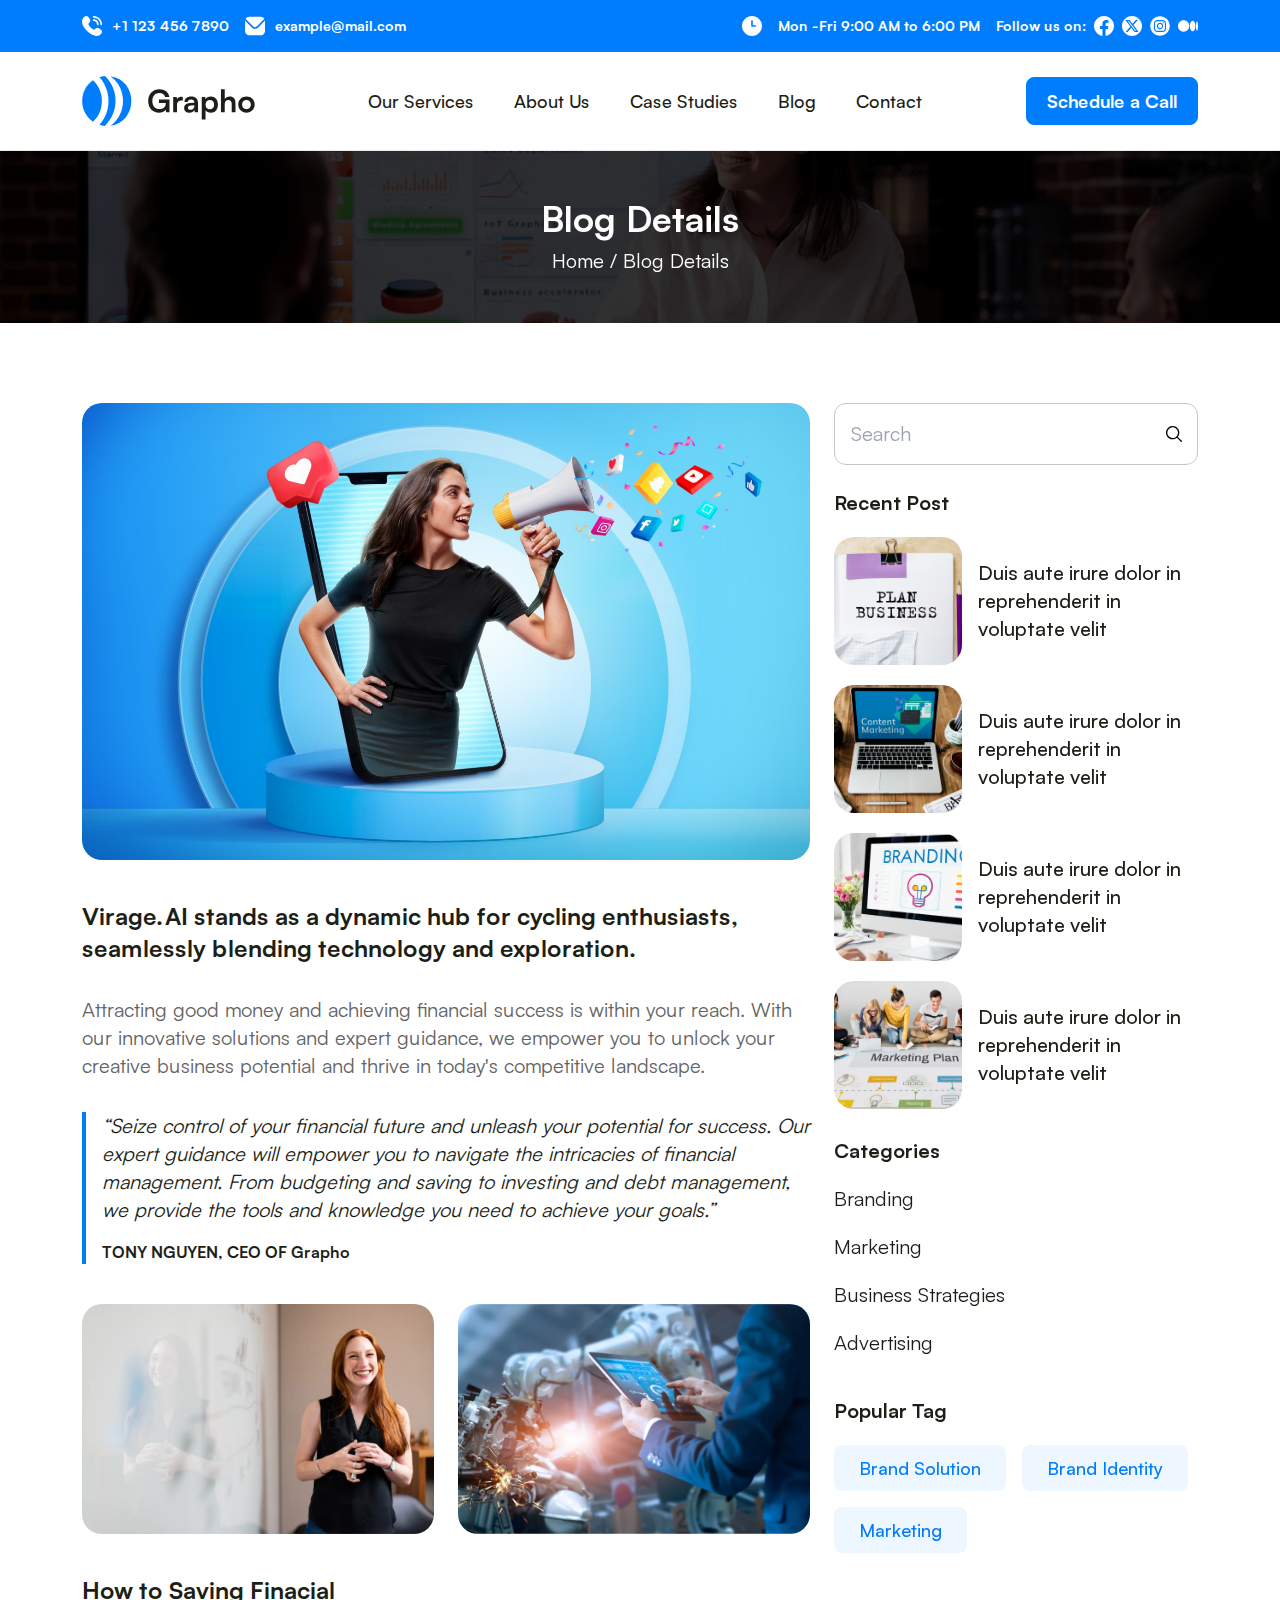
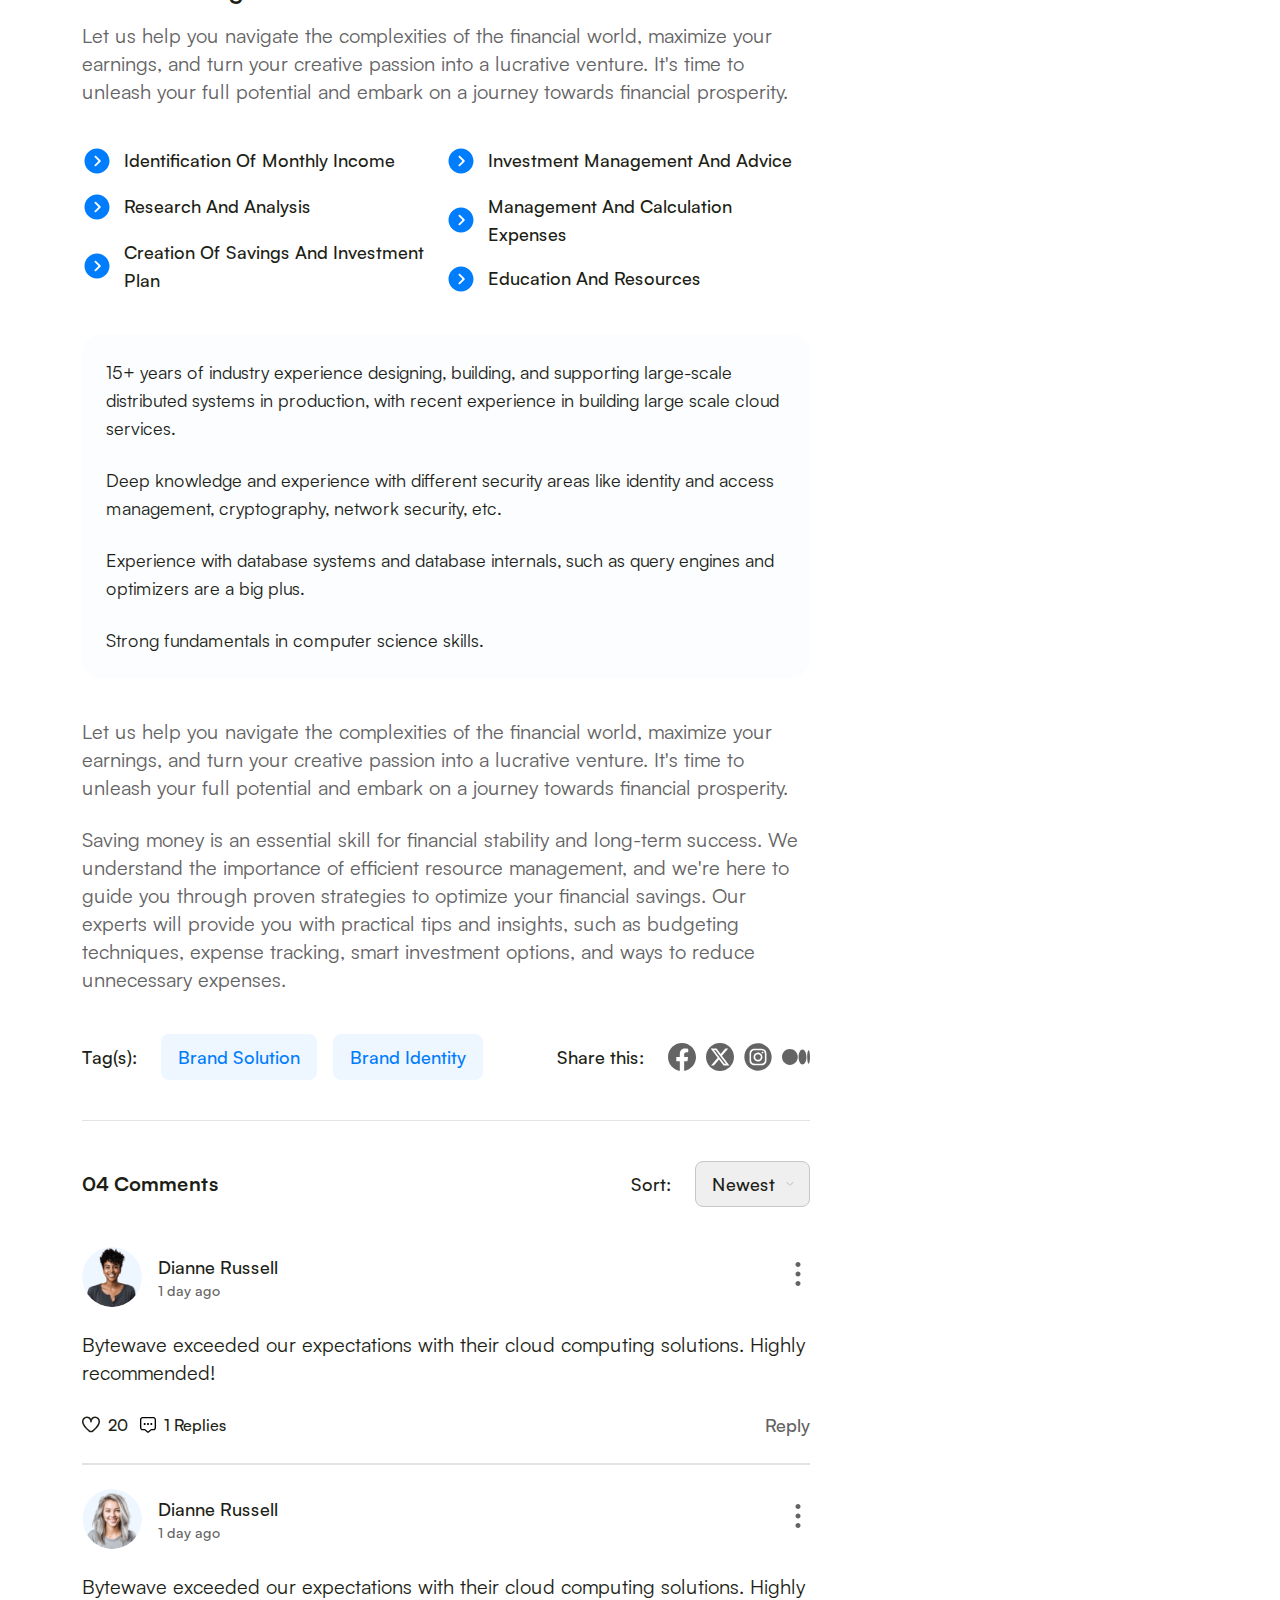
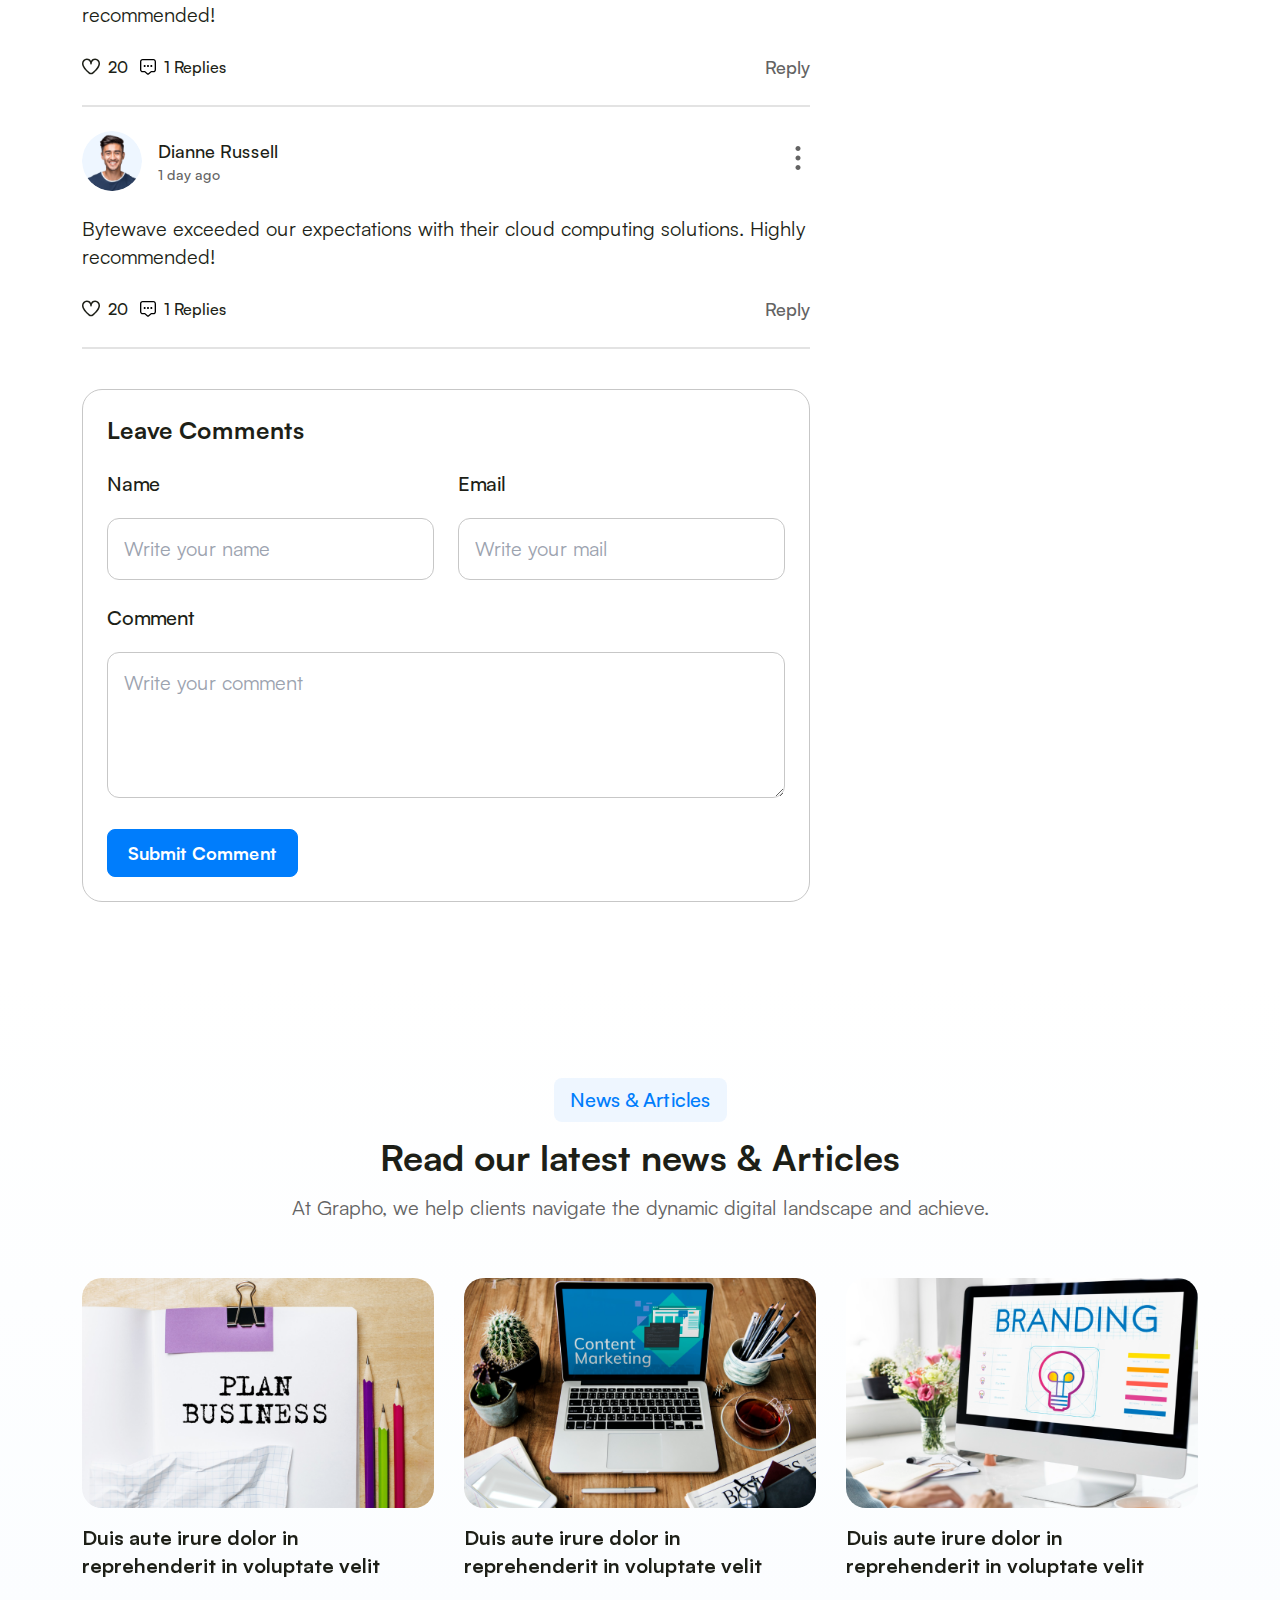
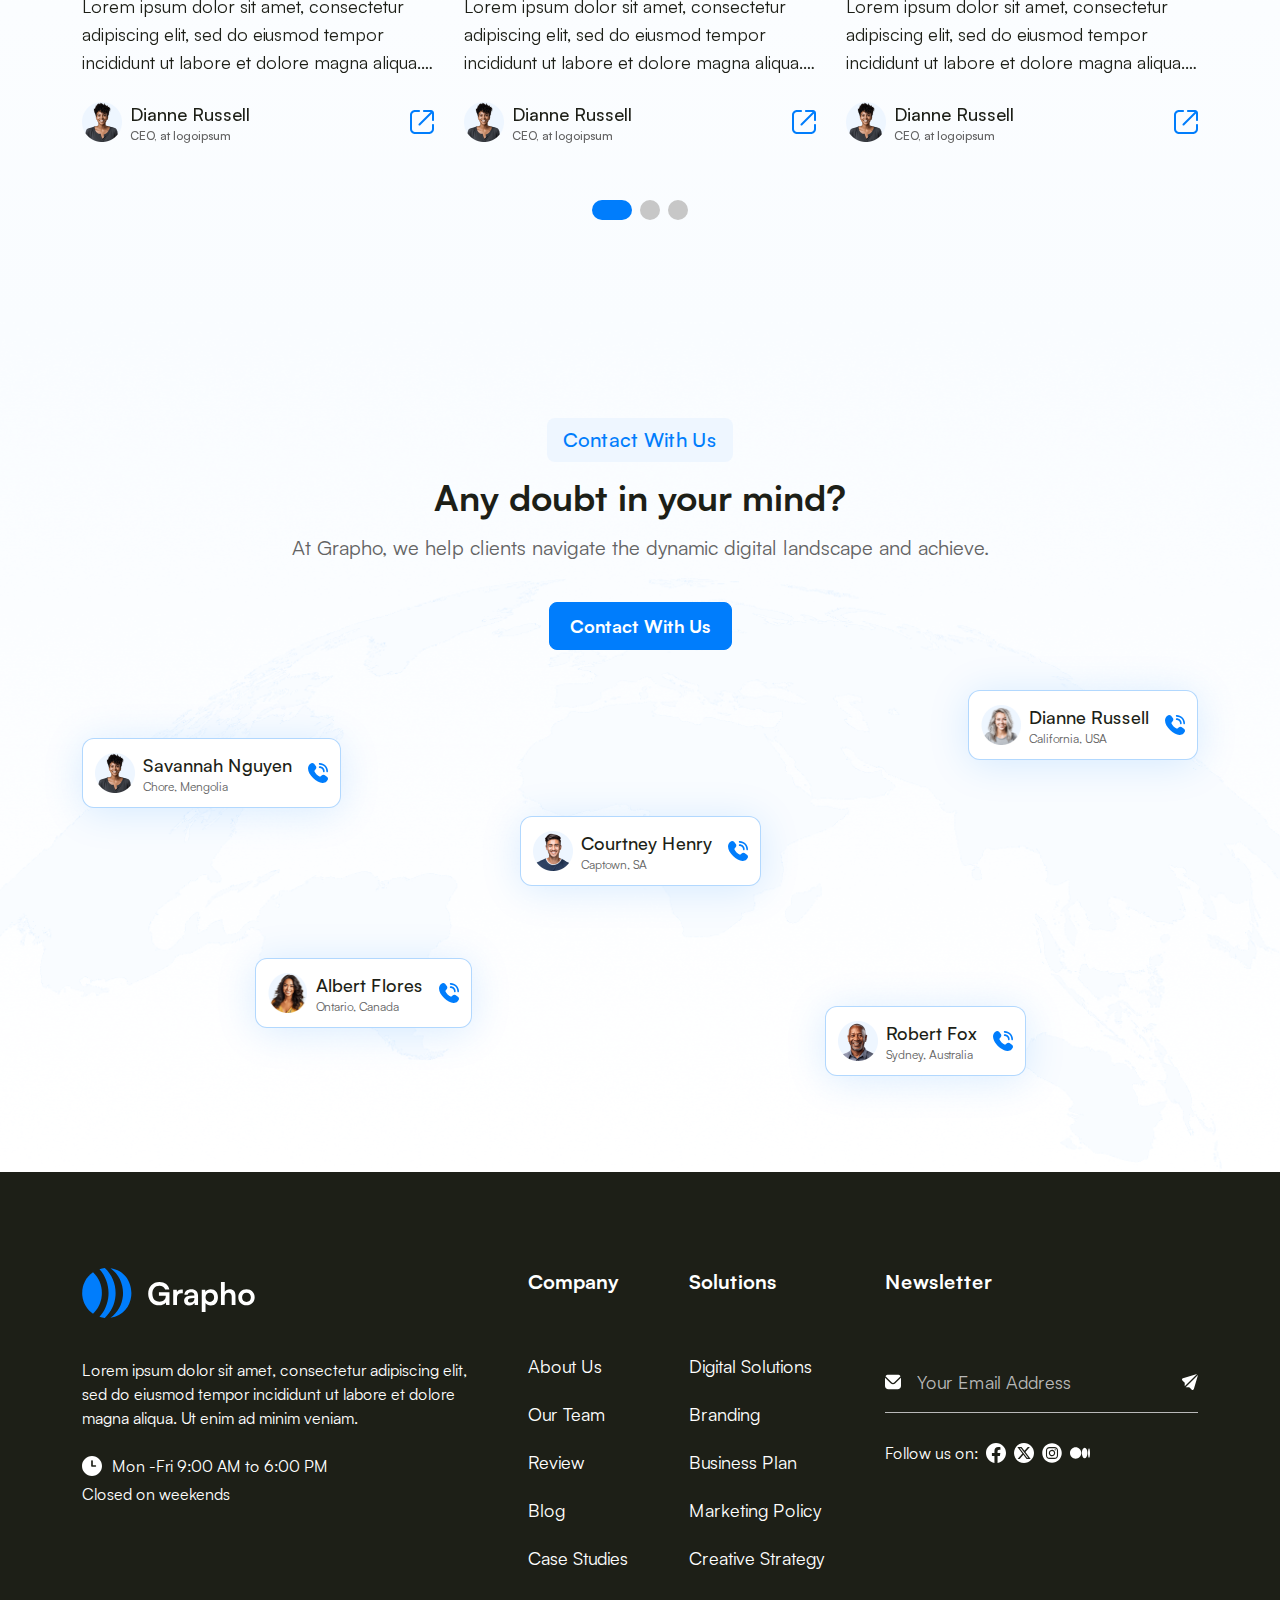
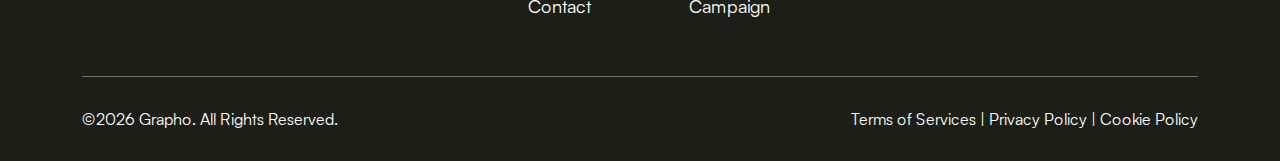
<file: blog-details.html>
<!doctype html>
<html>

<head>
    <meta charset="UTF-8">
    <meta name="viewport" content="width=device-width, initial-scale=1.0">
    <title>Grapho | Tailwind Template</title>
    <link rel="shortcut icon" href="assets/images/favicon.svg" type="image/svg">
    <script defer src="assets/js/alpine.js"></script>
    <link rel="stylesheet" href="assets/css/swiper-bundle.min.css">
    <link rel="stylesheet" href="assets/css/output.css">
</head>

<body>
    <div class="loader-wrapper">
        <div class="loader">
            <div class="square" id="sq1"></div>
            <div class="square" id="sq2"></div>
            <div class="square" id="sq3"></div>
            <div class="square" id="sq4"></div>
            <div class="square" id="sq5"></div>
            <div class="square" id="sq6"></div>
            <div class="square" id="sq7"></div>
            <div class="square" id="sq8"></div>
            <div class="square" id="sq9"></div>
        </div>
    </div>
    <a class="scroll-to-top size-10 grid place-items-center bg-blue fixed bottom-5 left-5 rounded-full z-20">
        <svg width="10" height="14" viewBox="0 0 10 14" fill="none" xmlns="http://www.w3.org/2000/svg">
            <path d="M1 5L5 1M5 1L9 5M5 1V13" stroke="white" stroke-width="1.5" stroke-linecap="round"
                stroke-linejoin="round" />
        </svg>
    </a>
    <div class="hidden sm:block topbar bg-blue py-4 text-white font-bold" >
        <div class="container">
            <div class="flex items-center justify-between flex-col gap-4 text-sm lg:flex-row">
                <div class="flex gap-4 items-center">
                    <a href="tel:+1 123 456 7890" class="flex gap-[10px] items-center">
                        <img src="assets/images/tel.svg" alt="">
                        +1 123 456 7890
                    </a>
                    <a href="mailto:example@mail.com" class="flex gap-[10px] items-center">
                        <img src="assets/images/mail.svg" alt="">
                        example@mail.com
                    </a>
                </div>
                <div class="flex gap-4 items-center justify-between 3xl:w-7/12 3xl:pl-10">
                    <div class="flex gap-4 items-center">
                        <img src="assets/images/clock.svg" alt="">
                        <span>Mon -Fri 9:00 AM to 6:00 PM</span>
                    </div>
                    <div class="flex gap-2 items-center">
                        <span>Follow us on:</span>
                        <a href="#"><img src="assets/images/fb.svg" alt=""></a>
                        <a href="#"><img src="assets/images/x.svg" alt=""></a>
                        <a href="#"><img src="assets/images/ig.svg" alt=""></a>
                        <a href="#"><img src="assets/images/medium.svg" alt=""></a>
                    </div>
                </div>
            </div>
        </div>
    </div>
    <header class="border-b border-[#EBEBEB] py-6 sticky top-0 bg-white z-20">
        <div class="container">
            <div class="flex items-center justify-between gap-2">
                <a href="index.html" class="max-w-48">
                    <img src="assets/images/dark-logo.svg" alt="Grapho">
                </a>
                <nav class="hidden lg:block">
                    <ul class="flex xl:text-lg font-medium">
                        <li><a class="block p-2 xl:px-5" href="our-service.html">Our Services</a></li>
                        <li><a class="block p-2 xl:px-5" href="about-us.html">About Us</a></li>
                        <li><a class="block p-2 xl:px-5" href="case-studies.html">Case Studies</a></li>
                        <li><a class="block p-2 xl:px-5" href="blog.html">Blog</a></li>
                        <li><a class="block p-2 xl:px-5" href="contact.html">Contact</a></li>
                    </ul>
                </nav>
                <div class="flex items-center gap-2 shrink-0">
                    <button x-data="{id:'modal-example'}" x-on:click="$dispatch('modal-overlay',{id})"
                        class="transition-colors min-h-12 min-w-12 sm:px-5 bg-blue grid place-content-center rounded-lg text-white font-bold lg:text-lg sm:hover:text-blue sm:hover:bg-white border border-blue">
                        <span class="sm:hidden"><img src="assets/images/tel.svg" alt=""></span>
                        <span class="hidden sm:block">Schedule a Call</span>
                    </button>
                    <button id="openBtn" class="lg:hidden rounded-lg size-12 bg-blue grid place-content-center">
                        <img src="assets/images/menu.svg" alt="">
                    </button>
                </div>
                <div id="offcanvasMenu" class="offcanvas fixed top-0 -left-full size-full bg-[#F9FCFF] z-20">
                    <div class="flex justify-end p-4">
                        <button id="closeBtn" class="text-white bg-blue p-3 rounded-lg focus:outline-none">
                            <svg class="h-6 w-6" fill="none" stroke="currentColor" viewBox="0 0 24 24"
                                xmlns="http://www.w3.org/2000/svg">
                                <path stroke-linecap="round" stroke-linejoin="round" stroke-width="2"
                                    d="M6 18L18 6M6 6l12 12"></path>
                            </svg>
                        </button>
                    </div>
                    <div class="p-4">
                        <nav>
                            <ul class="xl:text-lg font-medium">
                                <li><a class="block p-2 xl:px-5" href="our-service.html">Our Services</a></li>
                                <li><a class="block p-2 xl:px-5" href="about-us.html">About Us</a></li>
                                <li><a class="block p-2 xl:px-5" href="case-studies.html">Case Studies</a></li>
                                <li><a class="block p-2 xl:px-5" href="blog.html">Blog</a></li>
                                <li><a class="block p-2 xl:px-5" href="contact.html">Contact</a></li>
                            </ul>
                        </nav>
                    </div>
                </div>
            </div>
        </div>
    </header>
    <main>
        <section class="bread-crumb bg-props text-center py-10 lg:py-12 3xl:py-[74px] relative text-white">
            <div class="container relative z-10">
                <h1 class="text-3xl lg:text-4xl 3xl:text-5xl font-bold mb-2">Blog Details</h1>
                <h2 class="lg:text-lg xl:text-xl">Home / Blog Details</h2>
            </div>
            <div class="absolute bg-black bg-opacity-80 inset-0"></div>
        </section>
        <section class="py-10 lg:py-20 3xl:py-[100]">
            <div class="container">
                <div class="flex flex-col xl:flex-row gap-3 lg:gap-6 3xl:gap-[30px]">
                    <div class="xl:w-8/12">
                        <div class="flex flex-col gap-10">
                            <div class="overflow-hidden rounded sm:rounded-[20px]">
                                <img src="assets/images/blog-banner.png" class="size-full object-cover" alt="">
                            </div>
                            <div class="flex flex-col gap-8">
                                <h3 class="lg:text-2xl 3xl:text-[34px] font-bold 3xl:leading-normal">
                                    Virage.AI stands as a dynamic hub for cycling enthusiasts, seamlessly blending
                                    technology and exploration.
                                </h3>
                                <p class="lg:text-lg xl:text-xl text-[#636363]">
                                    Attracting good money and achieving financial success is within your reach. With our
                                    innovative solutions and expert guidance, we empower you to unlock your creative
                                    business potential and thrive in today's competitive landscape.
                                </p>
                                <div class="border-l-4 border-blue pl-4">
                                    <p class="italic xl:text-xl mb-4">
                                        “Seize control of your financial future and unleash your potential for success.
                                        Our
                                        expert guidance will empower you to navigate the intricacies of financial
                                        management. From budgeting and saving to investing and debt management, we
                                        provide
                                        the tools and knowledge you need to achieve your goals.”
                                    </p>
                                    <h4 class="font-bold">TONY NGUYEN, CEO OF Grapho</h4>
                                </div>
                            </div>
                            <div class="flex gap-3 lg:gap-6 3xl:gap-[30px]">
                                <div class="w-full overflow-hidden rounded sm:rounded-[20px]">
                                    <img src="assets/images/blog-details1.png" class="size-full object-cover" alt="">
                                </div>
                                <div class="w-full overflow-hidden rounded sm:rounded-[20px]">
                                    <img src="assets/images/blog-details2.png" class="size-full object-cover" alt="">
                                </div>
                            </div>
                            <div class="flex flex-col gap-4">
                                <h3 class="lg:text-2xl 3xl:text-[34px] font-bold 3xl:leading-normal">
                                    How to Saving Finacial
                                </h3>
                                <p class="lg:text-lg xl:text-xl text-[#636363]">
                                    Let us help you navigate the complexities of the financial world, maximize your
                                    earnings, and turn your creative passion into a lucrative venture. It's time to
                                    unleash your full potential and embark on a journey towards financial prosperity.
                                </p>
                            </div>
                            <div class="flex flex-col md:flex-row lg:text-lg font-medium">
                                <ul class="grid gap-4 w-full">
                                    <li class="flex gap-3">
                                        <img src="assets/images/right-arrow.svg" class="w-[30px]" alt="">
                                        <span>Identification Of Monthly Income</span>
                                    </li>
                                    <li class="flex gap-3">
                                        <img src="assets/images/right-arrow.svg" class="w-[30px]" alt="">
                                        <span>Research And Analysis</span>
                                    </li>
                                    <li class="flex gap-3">
                                        <img src="assets/images/right-arrow.svg" class="w-[30px]" alt="">
                                        <span>Creation Of Savings And Investment Plan</span>
                                    </li>
                                </ul>
                                <ul class="grid gap-4 w-full">
                                    <li class="flex gap-3">
                                        <img src="assets/images/right-arrow.svg" class="w-[30px]" alt="">
                                        <span>Investment Management And Advice</span>
                                    </li>
                                    <li class="flex gap-3">
                                        <img src="assets/images/right-arrow.svg" class="w-[30px]" alt="">
                                        <span>Management And Calculation Expenses</span>
                                    </li>
                                    <li class="flex gap-3">
                                        <img src="assets/images/right-arrow.svg" class="w-[30px]" alt="">
                                        <span>Education And Resources</span>
                                    </li>
                                </ul>
                            </div>
                            <div class="flex flex-col gap-6 bg-[#FBFDFF] p-6 rounded-[20px] lg:text-lg">
                                <p>
                                    15+ years of industry experience designing, building, and supporting large-scale
                                    distributed systems in production, with recent experience in building large scale
                                    cloud services.
                                </p>
                                <p>
                                    Deep knowledge and experience with different security areas like identity and access
                                    management, cryptography, network security, etc.
                                </p>
                                <p>
                                    Experience with database systems and database internals, such as query engines and
                                    optimizers are a big plus.
                                </p>
                                <p>
                                    Strong fundamentals in computer science skills.
                                </p>
                            </div>
                            <div class="flex flex-col gap-6 text-[#636363] lg:text-lg xl:text-xl">
                                <p>
                                    Let us help you navigate the complexities of the financial world, maximize your
                                    earnings, and turn your creative passion into a lucrative venture. It's time to
                                    unleash your full potential and embark on a journey towards financial prosperity.
                                </p>
                                <p>
                                    Saving money is an essential skill for financial stability and long-term success. We
                                    understand the importance of efficient resource management, and we're here to guide
                                    you through proven strategies to optimize your financial savings. Our experts will
                                    provide you with practical tips and insights, such as budgeting techniques, expense
                                    tracking, smart investment options, and ways to reduce unnecessary expenses.
                                </p>
                            </div>
                            <div class="flex flex-col md:flex-row items-center justify-between gap-4">
                                <div class="flex flex-wrap lg:text-lg font-medium items-center gap-4">
                                    <h4 class="mr-2">Tag(s):</h4>
                                    <button
                                        class="text-[#007DFC] bg-[#EEF6FF] py-2 px-4 rounded-lg border border-transparent hover:border-blue transition-colors">Brand
                                        Solution</button>
                                    <button
                                        class="text-[#007DFC] bg-[#EEF6FF] py-2 px-4 rounded-lg border border-transparent hover:border-blue transition-colors">Brand
                                        Identity</button>
                                </div>
                                <div class="flex lg:text-lg font-medium items-center gap-4">
                                    <h4 class="mr-2">Share this:</h4>
                                    <div class="flex gap-[10px] items-center filter-gray">
                                        <a href="#"><img class="w-7" src="assets/images/fb.svg" alt=""></a>
                                        <a href="#"><img class="w-7" src="assets/images/x.svg" alt=""></a>
                                        <a href="#"><img class="w-7" src="assets/images/ig.svg" alt=""></a>
                                        <a href="#"><img class="w-7" src="assets/images/medium.svg" alt=""></a>
                                    </div>
                                </div>
                            </div>
                            <div class="border-b border-[#C7C7C7] border-opacity-50"></div>
                            <div class="flex items-center justify-between gap-4">
                                <span class="font-bold lg:text-lg xl:text-xl">04 Comments</span>
                                <div class="flex lg:text-lg font-medium items-center gap-4">
                                    <h4 class="mr-2">Sort:</h4>
                                    <div class="relative">
                                        <select name="filter" id="filter"
                                            class="appearance-none py-2 pl-4 pr-8 border border-[#C7C7C7] rounded-lg outline-none">
                                            <option value="newest">Newest</option>
                                            <option value="oldest">Oldest</option>
                                            <option value="popular">Popular</option>
                                        </select>
                                        <svg width="8" height="5" viewBox="0 0 8 5" fill="none"
                                            xmlns="http://www.w3.org/2000/svg"
                                            class="absolute top-2/4 -translate-y-2/4 right-4">
                                            <path
                                                d="M7.3554 0.60493C7.30891 0.558066 7.25361 0.520869 7.19268 0.495485C7.13176 0.4701 7.0664 0.457031 7.0004 0.457031C6.93439 0.457031 6.86904 0.4701 6.80811 0.495485C6.74718 0.520869 6.69188 0.558066 6.6454 0.60493L4.3554 2.89493C4.30891 2.94179 4.25361 2.97899 4.19268 3.00438C4.13176 3.02976 4.0664 3.04283 4.0004 3.04283C3.93439 3.04283 3.86904 3.02976 3.80811 3.00438C3.74718 2.97899 3.69188 2.94179 3.6454 2.89493L1.3554 0.60493C1.30891 0.558066 1.25361 0.520869 1.19268 0.495485C1.13176 0.4701 1.0664 0.457031 1.0004 0.457031C0.93439 0.457031 0.869037 0.4701 0.808108 0.495485C0.747178 0.520869 0.691878 0.558066 0.645396 0.60493C0.552271 0.698612 0.5 0.825338 0.5 0.95743C0.5 1.08952 0.552271 1.21625 0.645396 1.30993L2.9404 3.60493C3.22165 3.88583 3.60289 4.04361 4.0004 4.04361C4.3979 4.04361 4.77915 3.88583 5.0604 3.60493L7.3554 1.30993C7.44852 1.21625 7.50079 1.08952 7.50079 0.95743C7.50079 0.825338 7.44852 0.698612 7.3554 0.60493Z"
                                                fill="#C7C7C7" />
                                        </svg>
                                    </div>
                                </div>
                            </div>
                            <div class="flex flex-col gap-3 lg:gap-6 3xl:gap-[30px]">
                                <div class="flex flex-col gap-6">
                                    <div class="flex justify-between items-center">
                                        <div class="flex items-center gap-4 font-medium">
                                            <img src="assets/images/avatar1.png"
                                                class="size-[60px] rounded-full shrink-0" alt="">
                                            <div>
                                                <h4 class="lg:text-lg">Dianne Russell</h4>
                                                <h5 class="text-[#636363] text-sm">1 day ago</h5>
                                            </div>
                                        </div>
                                        <div x-data="{ isOpen: false }" @click.away="isOpen = false" class="relative">
                                            <button @click="isOpen = !isOpen">
                                                <img src="assets/images/3dots.svg" alt="">
                                            </button>
                                            <div x-show="isOpen"
                                                class="absolute right-0 border rounded min-w-36 bg-white font-medium">
                                                <ul>
                                                    <li><a href="#"
                                                            class="block hover:bg-gray-100 transition-colors py-2 px-3">Edit</a>
                                                    </li>
                                                    <li><a href="#"
                                                            class="text-red-600 block hover:bg-gray-100 transition-colors py-2 px-3">Delete</a>
                                                    </li>
                                                </ul>
                                            </div>
                                        </div>
                                    </div>
                                    <p class="lg:text-lg xl:text-xl">Bytewave exceeded our expectations with their cloud
                                        computing solutions. Highly recommended!</p>
                                    <div class="flex items-center justify-between font-medium">
                                        <div class="flex items-center gap-3">
                                            <a  href="#" class="flex gap-2 items-center">
                                                <img src="assets/images/like.svg" alt="">
                                                <span>20</span>
                                            </a>
                                            <a href="#" class="flex gap-2 items-center">
                                                <img src="assets/images/comment.svg" alt="">
                                                <span>1 Replies</span>
                                            </a>
                                        </div>
                                        <a href="#" class="inline-block text-[#636363] lg:text-lg">Reply</a>
                                    </div>
                                </div>
                                <div class="border border-[#C7C7C7] border-opacity-50"></div>
                                <div class="flex flex-col gap-6">
                                    <div class="flex justify-between items-center">
                                        <div class="flex items-center gap-4 font-medium">
                                            <img src="assets/images/avatar2.png"
                                                class="size-[60px] rounded-full shrink-0" alt="">
                                            <div>
                                                <h4 class="lg:text-lg">Dianne Russell</h4>
                                                <h5 class="text-[#636363] text-sm">1 day ago</h5>
                                            </div>
                                        </div>
                                        <div x-data="{ isOpen: false }" @click.away="isOpen = false" class="relative">
                                            <button @click="isOpen = !isOpen">
                                                <img src="assets/images/3dots.svg" alt="">
                                            </button>
                                            <div x-show="isOpen"
                                                class="absolute right-0 border rounded min-w-36 bg-white font-medium">
                                                <ul>
                                                    <li><a href="#"
                                                            class="block hover:bg-gray-100 transition-colors py-2 px-3">Edit</a>
                                                    </li>
                                                    <li><a href="#"
                                                            class="text-red-600 block hover:bg-gray-100 transition-colors py-2 px-3">Delete</a>
                                                    </li>
                                                </ul>
                                            </div>
                                        </div>
                                    </div>
                                    <p class="lg:text-lg xl:text-xl">Bytewave exceeded our expectations with their cloud
                                        computing solutions. Highly recommended!</p>
                                    <div class="flex items-center justify-between font-medium">
                                        <div class="flex items-center gap-3">
                                            <a  href="#" class="flex gap-2 items-center">
                                                <img src="assets/images/like.svg" alt="">
                                                <span>20</span>
                                            </a>
                                            <a href="#" class="flex gap-2 items-center">
                                                <img src="assets/images/comment.svg" alt="">
                                                <span>1 Replies</span>
                                            </a>
                                        </div>
                                        <a href="#" class="inline-block text-[#636363] lg:text-lg">Reply</a>
                                    </div>
                                </div>
                                <div class="border border-[#C7C7C7] border-opacity-50"></div>
                                <div class="flex flex-col gap-6">
                                    <div class="flex justify-between items-center">
                                        <div class="flex items-center gap-4 font-medium">
                                            <img src="assets/images/avatar3.png"
                                                class="size-[60px] rounded-full shrink-0" alt="">
                                            <div>
                                                <h4 class="lg:text-lg">Dianne Russell</h4>
                                                <h5 class="text-[#636363] text-sm">1 day ago</h5>
                                            </div>
                                        </div>
                                        <div x-data="{ isOpen: false }" @click.away="isOpen = false" class="relative">
                                            <button @click="isOpen = !isOpen">
                                                <img src="assets/images/3dots.svg" alt="">
                                            </button>
                                            <div x-show="isOpen"
                                                class="absolute right-0 border rounded min-w-36 bg-white font-medium">
                                                <ul>
                                                    <li><a href="#"
                                                            class="block hover:bg-gray-100 transition-colors py-2 px-3">Edit</a>
                                                    </li>
                                                    <li><a href="#"
                                                            class="text-red-600 block hover:bg-gray-100 transition-colors py-2 px-3">Delete</a>
                                                    </li>
                                                </ul>
                                            </div>
                                        </div>
                                    </div>
                                    <p class="lg:text-lg xl:text-xl">Bytewave exceeded our expectations with their cloud
                                        computing solutions. Highly recommended!</p>
                                    <div class="flex items-center justify-between font-medium">
                                        <div class="flex items-center gap-3">
                                            <a  href="#" class="flex gap-2 items-center">
                                                <img src="assets/images/like.svg" alt="">
                                                <span>20</span>
                                            </a>
                                            <a href="#" class="flex gap-2 items-center">
                                                <img src="assets/images/comment.svg" alt="">
                                                <span>1 Replies</span>
                                            </a>
                                        </div>
                                        <a href="#" class="inline-block text-[#636363] lg:text-lg">Reply</a>
                                    </div>
                                </div>
                                <div class="border border-[#C7C7C7] border-opacity-50"></div>
                            </div>
                            <form
                                class="border border-[#C7C7C7] rounded sm:rounded-[20px] p-4 sm:p-6 flex flex-col gap-3 lg:gap-6 3xl:gap-[30px]">
                                <h3 class="text-xl xl:text-2xl font-bold">Leave Comments</h3>
                                <div class="grid md:grid-cols-2 gap-3 lg:gap-6 3xl:gap-[30px]">
                                    <div class="lg:text-lg xl:text-xl">
                                        <label for="name" class="font-medium mb-5 block">Name</label>
                                        <input autocomplete="off" type="text" name="name" id="name" placeholder="Write your name"
                                            class="w-full border border-[#C7C7C7] rounded-xl p-4">
                                    </div>
                                    <div class="lg:text-lg xl:text-xl">
                                        <label for="email" class="font-medium mb-5 block">Email</label>
                                        <input autocomplete="off" type="email" name="email" id="email" placeholder="Write your mail"
                                            class="w-full border border-[#C7C7C7] rounded-xl p-4">
                                    </div>
                                </div>
                                <div class="lg:text-lg xl:text-xl">
                                    <label for="comment" class="font-medium mb-5 block">Comment</label>
                                    <textarea type="text" name="comment" id="comment" placeholder="Write your comment"
                                        class="w-full border border-[#C7C7C7] rounded-xl p-4" rows="4"></textarea>
                                </div>
                                <button type="submit" class="btn btn-blue py-2 px-5 w-fit">Submit Comment</button>
                            </form>
                        </div>
                    </div>
                    <div class="xl:w-4/12">
                        <div class="sticky top-32">
                            <div class="relative">
                                <input type="search" name="searchBlog" id="searchBlog" placeholder="Search"
                                    class="lg:text-lg xl:text-xl text-[#636363] p-4 pr-10 outline-none border border-[#C7C7C7] rounded-xl w-full">
                                <img class="absolute top-2/4 -translate-y-2/4 right-4" src="assets/images/search.svg"
                                    alt="">
                            </div>
                            <div class="flex flex-col gap-5 mt-6 mb-7">
                                <h3 class="text-lg xl:text-xl 2xl:text-2xl font-bold">Recent Post</h3>
                                <a href="blog.html" class="flex items-center gap-4">
                                    <img src="assets/images/news1.png"
                                        class="size-32 object-cover rounded xl:rounded-[20px]" alt="">
                                    <p class="text-lg xl:text-xl 2xl:text-2xl font-medium">
                                        Duis aute irure dolor in reprehenderit in voluptate velit
                                    </p>
                                </a>
                                <a href="blog.html" class="flex items-center gap-4">
                                    <img src="assets/images/news2.png"
                                        class="size-32 object-cover rounded xl:rounded-[20px]" alt="">
                                    <p class="text-lg xl:text-xl 2xl:text-2xl font-medium">
                                        Duis aute irure dolor in reprehenderit in voluptate velit
                                    </p>
                                </a>
                                <a href="blog.html" class="flex items-center gap-4">
                                    <img src="assets/images/news3.png"
                                        class="size-32 object-cover rounded xl:rounded-[20px]" alt="">
                                    <p class="text-lg xl:text-xl 2xl:text-2xl font-medium">
                                        Duis aute irure dolor in reprehenderit in voluptate velit
                                    </p>
                                </a>
                                <a href="blog.html" class="flex items-center gap-4">
                                    <img src="assets/images/news4.png"
                                        class="size-32 object-cover rounded xl:rounded-[20px]" alt="">
                                    <p class="text-lg xl:text-xl 2xl:text-2xl font-medium">
                                        Duis aute irure dolor in reprehenderit in voluptate velit
                                    </p>
                                </a>
                            </div>
                            <div class="flex flex-col gap-5 mb-10">
                                <h3 class="text-lg xl:text-xl 2xl:text-2xl font-bold">Categories</h3>
                                <ul class="flex flex-col gap-5 lg:text-lg xl:text-xl">
                                    <li>Branding</li>
                                    <li>Marketing</li>
                                    <li>Business Strategies</li>
                                    <li>Advertising</li>
                                </ul>
                            </div>
                            <div class="flex flex-col gap-5">
                                <h3 class="text-lg xl:text-xl 2xl:text-2xl font-bold">Popular Tag</h3>
                                <div class="flex gap-4 lg:text-lg font-medium flex-wrap">
                                    <button
                                        class="text-[#007DFC] bg-[#EEF6FF] py-2 px-6 rounded-lg border border-transparent hover:border-blue transition-colors">
                                        Brand Solution
                                    </button>
                                    <button
                                        class="text-[#007DFC] bg-[#EEF6FF] py-2 px-6 rounded-lg border border-transparent hover:border-blue transition-colors">
                                        Brand Identity
                                    </button>
                                    <button
                                        class="text-[#007DFC] bg-[#EEF6FF] py-2 px-6 rounded-lg border border-transparent hover:border-blue transition-colors">
                                        Marketing
                                    </button>
                                </div>
                            </div>
                        </div>
                    </div>
                </div>
            </div>
        </section>
        <section
            class="py-14 lg:py-24 3xl:py-[120px] bg-[linear-gradient(0deg,_rgba(249,252,255,1)_0%,_rgba(0,0,0,0)_100%)]">
            <div class="container">
                <div class="text-center">
                    <span
                        class="bg-[#EEF6FF] inline-block text-blue px-4 py-2 rounded-lg text-lg lg:text-xl 3xl:text-2xl font-medium">
                        News & Articles
                    </span>
                    <h2 class="text-2xl lg:text-4xl 3xl:text-5xl font-bold 3xl:leading-normal my-4">
                        Read our latest news & Articles
                    </h2>
                    <p class="text-[#636363] lg:text-lg xl:text-xl mb-4 lg:mb-14">
                        At Grapho, we help clients navigate the dynamic digital landscape and achieve.
                    </p>
                </div>
                <div class="swiper newsSwiper">
                    <div class="swiper-wrapper">
                        <div class="swiper-slide">
                            <a href="blog-details.html" class="block aspect-1/4 rounded-[20px] overflow-hidden">
                                <img src="assets/images/news1.png" class="size-full object-cover" alt="">
                            </a>
                            <a href="blog-details.html" class="block text-lg xl:text-xl 2xl:text-2xl font-bold mt-4 mb-3">Duis aute
                                irure dolor in
                                reprehenderit in voluptate velit</a>
                            <p class="lg:text-lg mb-6 line-clamp-3">
                                Lorem ipsum dolor sit amet, consectetur adipiscing elit, sed do eiusmod tempor
                                incididunt ut labore et dolore magna aliqua. Ut enim ad minim veniam, quis nostrud
                                exercitation ullamco laboris nisi ut aliquip ex ea commodo consequat.
                            </p>
                            <div class="flex justify-between items-center">
                                <div class="flex items-center gap-2 font-medium text-start">
                                    <img src="assets/images/avatar1.png" alt="" width="40">
                                    <div>
                                        <h5 class="lg:text-lg">Dianne Russell</h5>
                                        <h6 class="text-xs text-[#636363]">CEO, at logoipsum</h6>
                                    </div>
                                </div>
                                <a href="blog-details.html"><img src="assets/images/share.svg" alt=""></a>
                            </div>
                        </div>
                        <div class="swiper-slide">
                            <a href="blog-details.html" class="block aspect-1/4 rounded-[20px] overflow-hidden">
                                <img src="assets/images/news2.png" class="size-full object-cover" alt="">
                            </a>
                            <a href="blog-details.html" class="block text-lg xl:text-xl 2xl:text-2xl font-bold mt-4 mb-3">Duis aute
                                irure dolor in
                                reprehenderit in voluptate velit</a>
                            <p class="lg:text-lg mb-6 line-clamp-3">
                                Lorem ipsum dolor sit amet, consectetur adipiscing elit, sed do eiusmod tempor
                                incididunt ut labore et dolore magna aliqua. Ut enim ad minim veniam, quis nostrud
                                exercitation ullamco laboris nisi ut aliquip ex ea commodo consequat.
                            </p>
                            <div class="flex justify-between items-center">
                                <div class="flex items-center gap-2 font-medium text-start">
                                    <img src="assets/images/avatar1.png" alt="" width="40">
                                    <div>
                                        <h5 class="lg:text-lg">Dianne Russell</h5>
                                        <h6 class="text-xs text-[#636363]">CEO, at logoipsum</h6>
                                    </div>
                                </div>
                                <a href="blog-details.html"><img src="assets/images/share.svg" alt=""></a>
                            </div>
                        </div>
                        <div class="swiper-slide">
                            <a href="blog-details.html" class="block aspect-1/4 rounded-[20px] overflow-hidden">
                                <img src="assets/images/news3.png" class="size-full object-cover" alt="">
                            </a>
                            <a href="blog-details.html" class="block text-lg xl:text-xl 2xl:text-2xl font-bold mt-4 mb-3">Duis aute
                                irure dolor in
                                reprehenderit in voluptate velit</a>
                            <p class="lg:text-lg mb-6 line-clamp-3">
                                Lorem ipsum dolor sit amet, consectetur adipiscing elit, sed do eiusmod tempor
                                incididunt ut labore et dolore magna aliqua. Ut enim ad minim veniam, quis nostrud
                                exercitation ullamco laboris nisi ut aliquip ex ea commodo consequat.
                            </p>
                            <div class="flex justify-between items-center">
                                <div class="flex items-center gap-2 font-medium text-start">
                                    <img src="assets/images/avatar1.png" alt="" width="40">
                                    <div>
                                        <h5 class="lg:text-lg">Dianne Russell</h5>
                                        <h6 class="text-xs text-[#636363]">CEO, at logoipsum</h6>
                                    </div>
                                </div>
                                <a href="blog-details.html"><img src="assets/images/share.svg" alt=""></a>
                            </div>
                        </div>
                        <div class="swiper-slide">
                            <a href="blog-details.html" class="block aspect-1/4 rounded-[20px] overflow-hidden">
                                <img src="assets/images/news2.png" class="size-full object-cover" alt="">
                            </a>
                            <a href="blog-details.html" class="block text-lg xl:text-xl 2xl:text-2xl font-bold mt-4 mb-3">Duis aute
                                irure dolor in
                                reprehenderit in voluptate velit</a>
                            <p class="lg:text-lg mb-6 line-clamp-3">
                                Lorem ipsum dolor sit amet, consectetur adipiscing elit, sed do eiusmod tempor
                                incididunt ut labore et dolore magna aliqua. Ut enim ad minim veniam, quis nostrud
                                exercitation ullamco laboris nisi ut aliquip ex ea commodo consequat.
                            </p>
                            <div class="flex justify-between items-center">
                                <div class="flex items-center gap-2 font-medium text-start">
                                    <img src="assets/images/avatar1.png" alt="" width="40">
                                    <div>
                                        <h5 class="lg:text-lg">Dianne Russell</h5>
                                        <h6 class="text-xs text-[#636363]">CEO, at logoipsum</h6>
                                    </div>
                                </div>
                                <a href="blog-details.html"><img src="assets/images/share.svg" alt=""></a>
                            </div>
                        </div>
                        <div class="swiper-slide">
                            <a href="blog-details.html" class="block aspect-1/4 rounded-[20px] overflow-hidden">
                                <img src="assets/images/news1.png" class="size-full object-cover" alt="">
                            </a>
                            <a href="blog-details.html" class="block text-lg xl:text-xl 2xl:text-2xl font-bold mt-4 mb-3">Duis aute
                                irure dolor in
                                reprehenderit in voluptate velit</a>
                            <p class="lg:text-lg mb-6 line-clamp-3">
                                Lorem ipsum dolor sit amet, consectetur adipiscing elit, sed do eiusmod tempor
                                incididunt ut labore et dolore magna aliqua. Ut enim ad minim veniam, quis nostrud
                                exercitation ullamco laboris nisi ut aliquip ex ea commodo consequat.
                            </p>
                            <div class="flex justify-between items-center">
                                <div class="flex items-center gap-2 font-medium text-start">
                                    <img src="assets/images/avatar1.png" alt="" width="40">
                                    <div>
                                        <h5 class="lg:text-lg">Dianne Russell</h5>
                                        <h6 class="text-xs text-[#636363]">CEO, at logoipsum</h6>
                                    </div>
                                </div>
                                <a href="blog-details.html"><img src="assets/images/share.svg" alt=""></a>
                            </div>
                        </div>
                    </div>
                    <div class="swiper-pagination static mt-6 sm:mt-14"></div>
                </div>
            </div>
        </section>
        <section class="py-14 lg:py-24 3xl:py-[120px] contact bg-props">
            <div class="container">
                <div class="text-center mb-10">
                    <span
                        class="bg-[#EEF6FF] inline-block text-blue px-4 py-2 rounded-lg text-lg lg:text-xl 3xl:text-2xl font-medium">
                        Contact With Us
                    </span>
                    <h2 class="text-2xl lg:text-4xl 3xl:text-5xl font-bold 3xl:leading-normal my-4">
                        Any doubt in your mind?
                    </h2>
                    <p class="text-[#636363] lg:text-lg xl:text-xl mb-4 lg:mb-10">
                        At Grapho, we help clients navigate the dynamic digital landscape and achieve.
                    </p>
                    <a href="contact.html" class="inline-block btn btn-blue px-5 py-2">Contact With Us</a>
                </div>
                <div class="flex flex-col justify-center items-center gap-2 3xl:w-10/12 mx-auto">
                    <div class="gap-2 flex flex-col sm:flex-row justify-between w-full">
                        <div
                            class="justify-between w-full md:size-fit border border-blue border-opacity-30 rounded-xl p-3 bg-white shadow-[0_4px_40px_0_rgba(0,125,252,.15)] flex gap-4 items-center md:mt-12">
                            <div class="flex items-center gap-2">
                                <div class="size-10 rounded-full">
                                    <img src="assets/images/avatar1.png" alt="">
                                </div>
                                <div>
                                    <h5 class="lg:text-lg font-medium">Savannah Nguyen</h5>
                                    <h6 class="text-[#636363] text-xs">Chore, Mengolia</h6>
                                </div>
                            </div>
                            <a href="tel:+12345678910"><img src="assets/images/tel-blue.svg" alt=""></a>
                        </div>
                        <div
                            class="justify-between w-full md:size-fit border border-blue border-opacity-30 rounded-xl p-3 bg-white shadow-[0_4px_40px_0_rgba(0,125,252,.15)] flex gap-4 items-center">
                            <div class="flex items-center gap-2">
                                <div class="size-10 rounded-full">
                                    <img src="assets/images/avatar2.png" alt="">
                                </div>
                                <div>
                                    <h5 class="lg:text-lg font-medium">Dianne Russell</h5>
                                    <h6 class="text-[#636363] text-xs">California, USA</h6>
                                </div>
                            </div>
                            <a href="tel:+12345678910"><img src="assets/images/tel-blue.svg" alt=""></a>
                        </div>
                    </div>
                    <div
                        class="justify-between w-full sm:size-fit border border-blue border-opacity-30 rounded-xl p-3 bg-white shadow-[0_4px_40px_0_rgba(0,125,252,.15)] flex gap-4 items-center">
                        <div class="flex items-center gap-2">
                            <div class="size-10 rounded-full">
                                <img src="assets/images/avatar3.png" alt="">
                            </div>
                            <div>
                                <h5 class="lg:text-lg font-medium">Courtney Henry</h5>
                                <h6 class="text-[#636363] text-xs">Captown, SA</h6>
                            </div>
                        </div>
                        <a href="tel:+12345678910"><img src="assets/images/tel-blue.svg" alt=""></a>
                    </div>
                    <div class="gap-2 flex flex-col sm:flex-row justify-around w-full md:mt-16">
                        <div
                            class="justify-between w-full md:size-fit border border-blue border-opacity-30 rounded-xl p-3 bg-white shadow-[0_4px_40px_0_rgba(0,125,252,.15)] flex gap-4 items-center">
                            <div class="flex items-center gap-2">
                                <div class="size-10 rounded-full">
                                    <img src="assets/images/avatar4.png" alt="">
                                </div>
                                <div>
                                    <h5 class="lg:text-lg font-medium">Albert Flores</h5>
                                    <h6 class="text-[#636363] text-xs">Ontario, Canada</h6>
                                </div>
                            </div>
                            <a href="tel:+12345678910"><img src="assets/images/tel-blue.svg" alt=""></a>
                        </div>
                        <div
                            class="justify-between w-full md:size-fit border border-blue border-opacity-30 rounded-xl p-3 bg-white shadow-[0_4px_40px_0_rgba(0,125,252,.15)] flex gap-4 items-center md:mt-12">
                            <div class="flex items-center gap-2">
                                <div class="size-10 rounded-full">
                                    <img src="assets/images/avatar5.png" alt="">
                                </div>
                                <div>
                                    <h5 class="lg:text-lg font-medium">Robert Fox</h5>
                                    <h6 class="text-[#636363] text-xs">Sydney, Australia</h6>
                                </div>
                            </div>
                            <a href="tel:+12345678910"><img src="assets/images/tel-blue.svg" alt=""></a>
                        </div>
                    </div>
                </div>
            </div>
        </section>
    </main>
    <footer class="bg-dark text-white pt-16 lg:pt-24 3xl:pt-[120px]">
        <div class="container">
            <div class="grid lg:flex justify-between gap-10 sm:grid-cols-2">
                <div>
                    <a href="index.html" class="max-w-48">
                        <img src="assets/images/logo-light.svg" alt="Grapho">
                    </a>
                    <p class="mt-10 mb-6">Lorem ipsum dolor sit amet, consectetur adipiscing elit,
                        <br class="hidden xl:block">
                        sed do eiusmod tempor incididunt ut labore et dolore
                        <br class="hidden xl:block">
                        magna aliqua. Ut enim ad minim veniam.
                    </p>
                    <div class="flex gap-[10px] items-center mb-1">
                        <img src="assets/images/clock.svg" alt="">
                        <span>Mon -Fri 9:00 AM to 6:00 PM</span>
                    </div>
                    <p>Closed on weekends</p>
                </div>
                <div  class="min-w-max">
                    <h3 class="font-bold text-xl 3xl:text-2xl mb-6 xl:mb-14">Company</h3>
                    <ul class="lg:text-lg flex flex-col gap-5">
                        <li><a href="about-us.html">About Us</a></li>
                        <li><a href="about-us.html#our-team">Our Team</a></li>
                        <li><a href="index.html#review">Review</a></li>
                        <li><a href="blog.html">Blog</a></li>
                        <li><a href="case-studies.html">Case Studies</a></li>
                        <li><a href="contact.html">Contact</a></li>
                    </ul>
                </div>
                <div class="min-w-max">
                    <h3 class="font-bold text-xl 3xl:text-2xl mb-6 xl:mb-14">Solutions</h3>
                    <ul class="lg:text-lg flex flex-col gap-5">
                        <li><a href="our-service.html">Digital Solutions</a></li>
                        <li><a href="our-service.html">Branding</a></li>
                        <li><a href="our-service.html">Business Plan</a></li>
                        <li><a href="our-service.html">Marketing Policy</a></li>
                        <li><a href="our-service.html">Creative Strategy</a></li>
                        <li><a href="our-service.html">Campaign</a></li>
                    </ul>
                </div>
                <div  class="min-w-max">
                    <h3 class="font-bold text-xl 3xl:text-2xl mb-6 xl:mb-14">Newsletter</h3>
                    <form class="border-b border-[#B9B9B9] flex items-center gap-4 py-4 mb-7">
                        <label for="email"><img src="assets/images/mail.svg" alt="mail"></label>
                        <input type="email" name="email" id="email" placeholder="Your Email Address" autocomplete="off"
                            class="w-full bg-transparent lg:text-lg placeholder:text-[#B9B9B9] outline-none 3xl:min-w-64">
                        <button type="submit" href="#"><img src="assets/images/send.svg" alt="send"></button>
                    </form>
                    <div class="flex gap-2 items-center">
                        <span>Follow us on:</span>
                        <a href="#"><img src="assets/images/fb.svg" alt=""></a>
                        <a href="#"><img src="assets/images/x.svg" alt=""></a>
                        <a href="#"><img src="assets/images/ig.svg" alt=""></a>
                        <a href="#"><img src="assets/images/medium.svg" alt=""></a>
                    </div>
                </div>
            </div>
            <div
                class="flex flex-wrap border-t border-[#C7C7C7] py-[30px] border-opacity-50 items-center justify-between text-sm sm:text-base mt-14">
                <a href="#">©<span id="year"></span> Grapho. All Rights Reserved.</a>
                <div>
                    <a href="#">Terms of Services</a>
                    |
                    <a href="#">Privacy Policy</a>
                    |
                    <a href="#">Cookie Policy</a>
                </div>
            </div>
        </div>
    </footer>
    <div class="flex items-center justify-center fixed inset-0 z-50 bg-black bg-opacity-80 backdrop-blur-sm"
        x-data="{modal:false}" x-show="modal"
        x-on:modal-overlay.window="if ($event.detail.id == 'modal-example') modal=true"
        x-transition:enter="transition ease-out duration-1000" x-transition:enter-start="opacity-0"
        x-transition:enter-end="opacity-100" x-transition:leave="transition ease-in duration-500"
        x-transition:leave-start="opacity-100" x-transition:leave-end="opacity-0">
        <div class="flex items-center justify-center p-2 sm:p-4 md:p-10 transition-all transform h-full" role="dialog"
            aria-modal="true" aria-labelledby="modal-headline" x-show="modal"
            x-transition:enter="transition ease-out duration-300"
            x-transition:enter-start="opacity-0 -translate-y-4 sm:translate-y-4"
            x-transition:enter-end="opacity-100 translate-y-0" x-transition:leave="transition ease-in duration-300"
            x-transition:leave-start="opacity-100 translate-y-0"
            x-transition:leave-end="opacity-0 -translate-y-4 sm:translate-y-4" x-on:click.away="modal=false">
            <div
                class="bg-white rounded sm:rounded-[20px] p-3 sm:p-6 text-center md:min-w-[682px] max-h-full overflow-y-auto call-modal">
                <div class="flex flex-col gap-3 lg:gap-6 3xl:gap-[30px]">
                    <h2 class="text-xl sm:text-2xl 3xl:text-3xl font-semibold">Schedule Call</h2>
                    <div class="flex flex-col gap-2 sm:gap-4">
                        <div class="flex gap-2 sm:gap-4">
                            <div
                                class="w-full flex border border-[#C7C7C7] rounded-xl p-2 sm:p-4 gap-1 sm:gap-2 items-center">
                                <img src="assets/images/user.svg" alt="">
                                <input type="text" name="name" id="name" placeholder="Your Name" autocomplete="off"
                                    class="placeholder:text-[#636363] outline-none w-full">
                            </div>
                            <div
                                class="w-full flex border border-[#C7C7C7] rounded-xl p-2 sm:p-4 gap-1 sm:gap-2 items-center">
                                <img src="assets/images/usa.png" alt="" class="hidden sm:block">
                                <div class="flex items-center">
                                    <select name="country" id="country" class="appearance-none outline-none"
                                        autocomplete="off">
                                        <option value="usa">+1</option>
                                        <option value="india">+91</option>
                                        <option value="uk">+44</option>
                                    </select>
                                    <svg width="10" height="6" viewBox="0 0 10 6" fill="none"
                                        xmlns="http://www.w3.org/2000/svg">
                                        <path
                                            d="M9.47256 0.973337C9.41058 0.910852 9.33685 0.861255 9.25561 0.827409C9.17437 0.793564 9.08723 0.776138 8.99923 0.776138C8.91122 0.776138 8.82408 0.793564 8.74284 0.827409C8.6616 0.861255 8.58787 0.910852 8.52589 0.973337L5.47256 4.02667C5.41058 4.08916 5.33685 4.13875 5.25561 4.1726C5.17437 4.20644 5.08723 4.22387 4.99923 4.22387C4.91122 4.22387 4.82408 4.20644 4.74284 4.1726C4.6616 4.13875 4.58787 4.08916 4.52589 4.02667L1.47256 0.973337C1.41058 0.910852 1.33685 0.861255 1.25561 0.827409C1.17437 0.793564 1.08723 0.776138 0.999226 0.776138C0.911218 0.776138 0.824081 0.793564 0.742842 0.827409C0.661602 0.861255 0.587868 0.910852 0.525893 0.973337C0.401726 1.09825 0.332031 1.26721 0.332031 1.44334C0.332031 1.61946 0.401726 1.78843 0.525893 1.91334L3.58589 4.97334C3.96089 5.34787 4.46922 5.55824 4.99923 5.55824C5.52923 5.55824 6.03756 5.34787 6.41256 4.97334L9.47256 1.91334C9.59673 1.78843 9.66642 1.61946 9.66642 1.44334C9.66642 1.26721 9.59673 1.09825 9.47256 0.973337Z"
                                            fill="#727272" />
                                    </svg>
                                </div>
                                |
                                <input type="number" name="number" id="number" placeholder="Phone Number"
                                    class="placeholder:text-[#636363] outline-none w-full">
                            </div>
                        </div>
                        <select name="services" id="services"
                            class="p-2 sm:p-4 border border-[#C7C7C7] rounded-xl w-full appearance-none outline-none">
                            <option value="-1">Choose services</option>
                            <option value="1">Service 1</option>
                            <option value="2">Service 2</option>
                            <option value="3">Service 3</option>
                        </select>
                    </div>
                    <div class="border-b-2 border-[#ECECEC]"></div>
                    <div>
                        <h3 class="font-medium text-lg text-start">Select date and time</h3>
                        <h4 class="text-[#727272] text-sm text-start">Your service will take
                            approximately 4 hours</h4>
                        <div class="grid grid-cols-4 sm:grid-cols-7 gap-1 md:gap-4 mt-3 sm:mt-6">
                            <div
                                class="p-2 sm:p-3 relative border-2 border-opacity-10 border-[#17233D] rounded w-full has-[input:checked]:border-2 has-[input:checked]:border-blue has-[input:checked]:bg-[#EEF6FF]">
                                <h5 class="text-[#727272] text-sm">Wed</h5>
                                <h6 class="font-bold lg:text-lg">01</h6>
                                <input type="radio" name="date" class="absolute inset-0 cursor-pointer appearance-none">
                            </div>
                            <div
                                class="p-2 sm:p-3 relative border-2 border-opacity-10 border-[#17233D] rounded w-full has-[input:checked]:border-2 has-[input:checked]:border-blue has-[input:checked]:bg-[#EEF6FF]">
                                <h5 class="text-[#727272] text-sm">Thu</h5>
                                <h6 class="font-bold lg:text-lg">02</h6>
                                <input type="radio" name="date" class="absolute inset-0 cursor-pointer appearance-none">
                            </div>
                            <div
                                class="p-2 sm:p-3 relative border-2 border-opacity-10 border-[#17233D] rounded w-full has-[input:checked]:border-2 has-[input:checked]:border-blue has-[input:checked]:bg-[#EEF6FF]">
                                <h5 class="text-[#727272] text-sm">Fri</h5>
                                <h6 class="font-bold lg:text-lg">03</h6>
                                <input type="radio" name="date" class="absolute inset-0 cursor-pointer appearance-none">
                            </div>
                            <div
                                class="p-2 sm:p-3 relative border-2 border-opacity-10 border-[#17233D] rounded w-full has-[input:checked]:border-2 has-[input:checked]:border-blue has-[input:checked]:bg-[#EEF6FF]">
                                <h5 class="text-[#727272] text-sm">Sat</h5>
                                <h6 class="font-bold lg:text-lg">04</h6>
                                <input type="radio" name="date" class="absolute inset-0 cursor-pointer appearance-none">
                            </div>
                            <div
                                class="p-2 sm:p-3 relative border-2 border-opacity-10 border-[#17233D] rounded w-full has-[input:checked]:border-2 has-[input:checked]:border-blue has-[input:checked]:bg-[#EEF6FF]">
                                <h5 class="text-[#727272] text-sm">Sun</h5>
                                <h6 class="font-bold lg:text-lg">05</h6>
                                <input type="radio" name="date" class="absolute inset-0 cursor-pointer appearance-none">
                            </div>
                            <div
                                class="p-2 sm:p-3 relative border-2 border-opacity-10 border-[#17233D] rounded w-full has-[input:checked]:border-2 has-[input:checked]:border-blue has-[input:checked]:bg-[#EEF6FF]">
                                <h5 class="text-[#727272] text-sm">Mon</h5>
                                <h6 class="font-bold lg:text-lg">06</h6>
                                <input type="radio" name="date" class="absolute inset-0 cursor-pointer appearance-none">
                            </div>
                            <div
                                class="p-2 sm:p-3 relative border-2 border-opacity-10 border-[#17233D] rounded w-full has-[input:checked]:border-2 has-[input:checked]:border-blue has-[input:checked]:bg-[#EEF6FF]">
                                <h5 class="text-[#727272] text-sm">Tue</h5>
                                <h6 class="font-bold lg:text-lg">07</h6>
                                <input type="radio" name="date" class="absolute inset-0 cursor-pointer appearance-none">
                            </div>
                        </div>
                    </div>
                    <div class="border-b-2 border-dashed border-[#ECECEC]"></div>
                    <div class="grid grid-cols-4 sm:grid-cols-5 gap-1 md:gap-4">
                        <div
                            class="p-3 relative border-2 border-opacity-10 border-[#17233D] rounded w-full has-[input:checked]:border-2 has-[input:checked]:border-blue has-[input:checked]:bg-[#EEF6FF]">
                            <h5 class="text-sm font-medium">9:30 AM</h5>
                            <input type="radio" name="time" class="absolute inset-0 cursor-pointer appearance-none">
                        </div>
                        <div
                            class="p-3 relative border-2 border-opacity-10 border-[#17233D] rounded w-full has-[input:checked]:border-2 has-[input:checked]:border-blue has-[input:checked]:bg-[#EEF6FF]">
                            <h5 class="text-sm font-medium">10:00 AM</h5>
                            <input type="radio" name="time" class="absolute inset-0 cursor-pointer appearance-none">
                        </div>
                        <div
                            class="p-3 relative border-2 border-opacity-10 border-[#17233D] rounded w-full has-[input:checked]:border-2 has-[input:checked]:border-blue has-[input:checked]:bg-[#EEF6FF]">
                            <h5 class="text-sm font-medium">10:30 AM</h5>
                            <input type="radio" name="time" class="absolute inset-0 cursor-pointer appearance-none">
                        </div>
                        <div
                            class="p-3 relative border-2 border-opacity-10 border-[#17233D] rounded w-full has-[input:checked]:border-2 has-[input:checked]:border-blue has-[input:checked]:bg-[#EEF6FF]">
                            <h5 class="text-sm font-medium">11:00 AM</h5>
                            <input type="radio" name="time" class="absolute inset-0 cursor-pointer appearance-none">
                        </div>
                        <div
                            class="p-3 relative border-2 border-opacity-10 border-[#17233D] rounded w-full has-[input:checked]:border-2 has-[input:checked]:border-blue has-[input:checked]:bg-[#EEF6FF]">
                            <h5 class="text-sm font-medium">11:30 AM</h5>
                            <input type="radio" name="time" class="absolute inset-0 cursor-pointer appearance-none">
                        </div>
                        <div
                            class="p-3 relative border-2 border-opacity-10 border-[#17233D] rounded w-full has-[input:checked]:border-2 has-[input:checked]:border-blue has-[input:checked]:bg-[#EEF6FF]">
                            <h5 class="text-sm font-medium">12:00 PM</h5>
                            <input type="radio" name="time" class="absolute inset-0 cursor-pointer appearance-none">
                        </div>
                        <div
                            class="p-3 relative border-2 border-opacity-10 border-[#17233D] rounded w-full has-[input:checked]:border-2 has-[input:checked]:border-blue has-[input:checked]:bg-[#EEF6FF]">
                            <h5 class="text-sm font-medium">12:30 PM</h5>
                            <input type="radio" name="time" class="absolute inset-0 cursor-pointer appearance-none">
                        </div>
                        <div
                            class="p-3 relative border-2 border-opacity-10 border-[#17233D] rounded w-full has-[input:checked]:border-2 has-[input:checked]:border-blue has-[input:checked]:bg-[#EEF6FF]">
                            <h5 class="text-sm font-medium">1:00 PM</h5>
                            <input type="radio" name="time" class="absolute inset-0 cursor-pointer appearance-none">
                        </div>
                        <div
                            class="p-3 relative border-2 border-opacity-10 border-[#17233D] rounded w-full has-[input:checked]:border-2 has-[input:checked]:border-blue has-[input:checked]:bg-[#EEF6FF]">
                            <h5 class="text-sm font-medium">1:30 PM</h5>
                            <input type="radio" name="time" class="absolute inset-0 cursor-pointer appearance-none">
                        </div>
                        <div
                            class="p-3 relative border-2 border-opacity-10 border-[#17233D] rounded w-full has-[input:checked]:border-2 has-[input:checked]:border-blue has-[input:checked]:bg-[#EEF6FF]">
                            <h5 class="text-sm font-medium">2:00 PM</h5>
                            <input type="radio" name="time" class="absolute inset-0 cursor-pointer appearance-none">
                        </div>
                        <div
                            class="p-3 relative border-2 border-opacity-10 border-[#17233D] rounded w-full has-[input:checked]:border-2 has-[input:checked]:border-blue has-[input:checked]:bg-[#EEF6FF]">
                            <h5 class="text-sm font-medium">2:30 PM</h5>
                            <input type="radio" name="time" class="absolute inset-0 cursor-pointer appearance-none">
                        </div>
                        <div
                            class="p-3 relative border-2 border-opacity-10 border-[#17233D] rounded w-full has-[input:checked]:border-2 has-[input:checked]:border-blue has-[input:checked]:bg-[#EEF6FF]">
                            <h5 class="text-sm font-medium">3:00 PM</h5>
                            <input type="radio" name="time" class="absolute inset-0 cursor-pointer appearance-none">
                        </div>
                        <div
                            class="p-3 relative border-2 border-opacity-10 border-[#17233D] rounded w-full has-[input:checked]:border-2 has-[input:checked]:border-blue has-[input:checked]:bg-[#EEF6FF]">
                            <h5 class="text-sm font-medium">3:30 PM</h5>
                            <input type="radio" name="time" class="absolute inset-0 cursor-pointer appearance-none">
                        </div>
                        <div
                            class="p-3 relative border-2 border-opacity-10 border-[#17233D] rounded w-full has-[input:checked]:border-2 has-[input:checked]:border-blue has-[input:checked]:bg-[#EEF6FF]">
                            <h5 class="text-sm font-medium">4:00 PM</h5>
                            <input type="radio" name="time" class="absolute inset-0 cursor-pointer appearance-none">
                        </div>
                        <div
                            class="p-3 relative border-2 border-opacity-10 border-[#17233D] rounded w-full has-[input:checked]:border-2 has-[input:checked]:border-blue has-[input:checked]:bg-[#EEF6FF]">
                            <h5 class="text-sm font-medium">4:30 PM</h5>
                            <input type="radio" name="time" class="absolute inset-0 cursor-pointer appearance-none">
                        </div>
                    </div>
                    <div class="flex gap-4">
                        <button class="btn btn-blue py-2 px-3 sm:min-w-52">Schedule Your
                            Call</button>
                        <button x-on:click="modal=false"
                            class="bg-black text-white rounded-lg lg:text-lg font-bold py-2 px-3 sm:min-w-52 border border-black hover:bg-white hover:text-black transition-colors">Cancel</button>
                    </div>
                </div>
            </div>
        </div>
    </div>
    <script src="assets/js/jquery.min.js"></script>
    <script src="assets/js/swiper-bundle.min.js"></script>
    <script src="assets/js/main.js"></script>
</body>

</html>
</file>
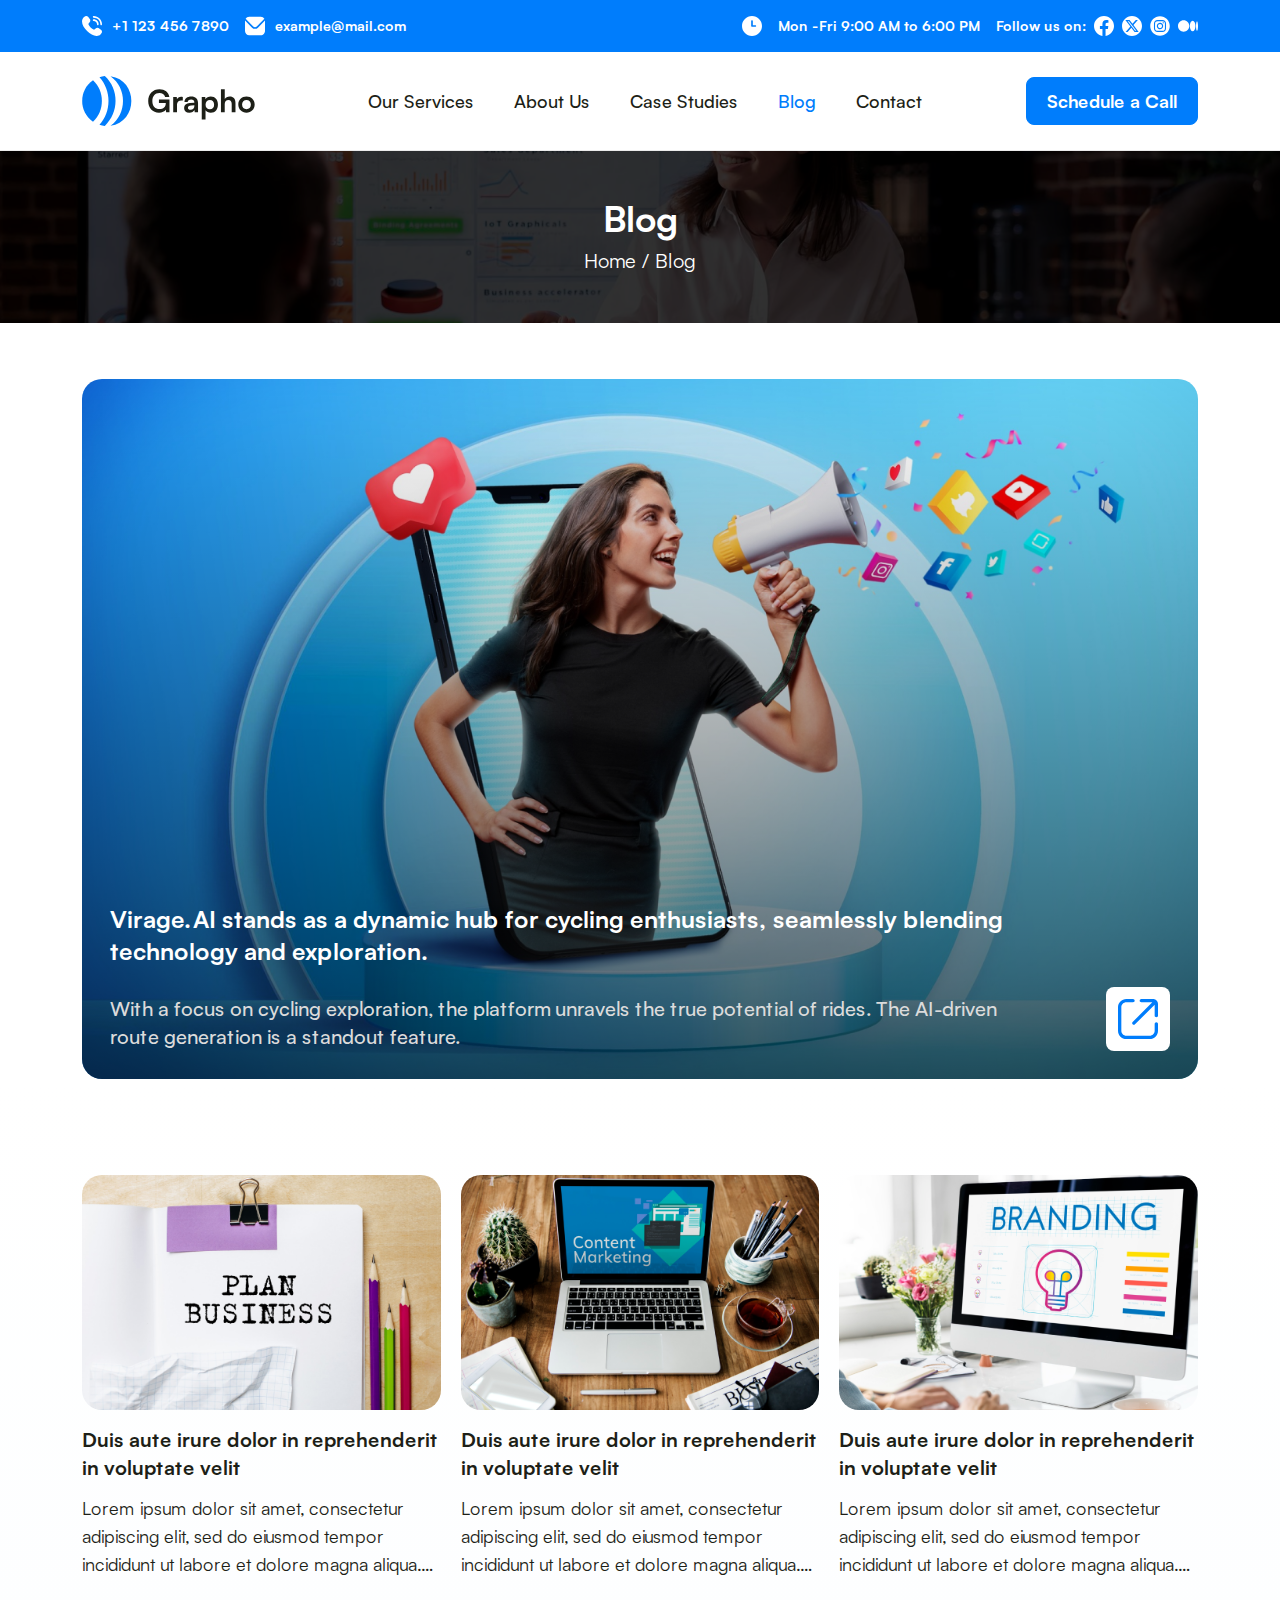
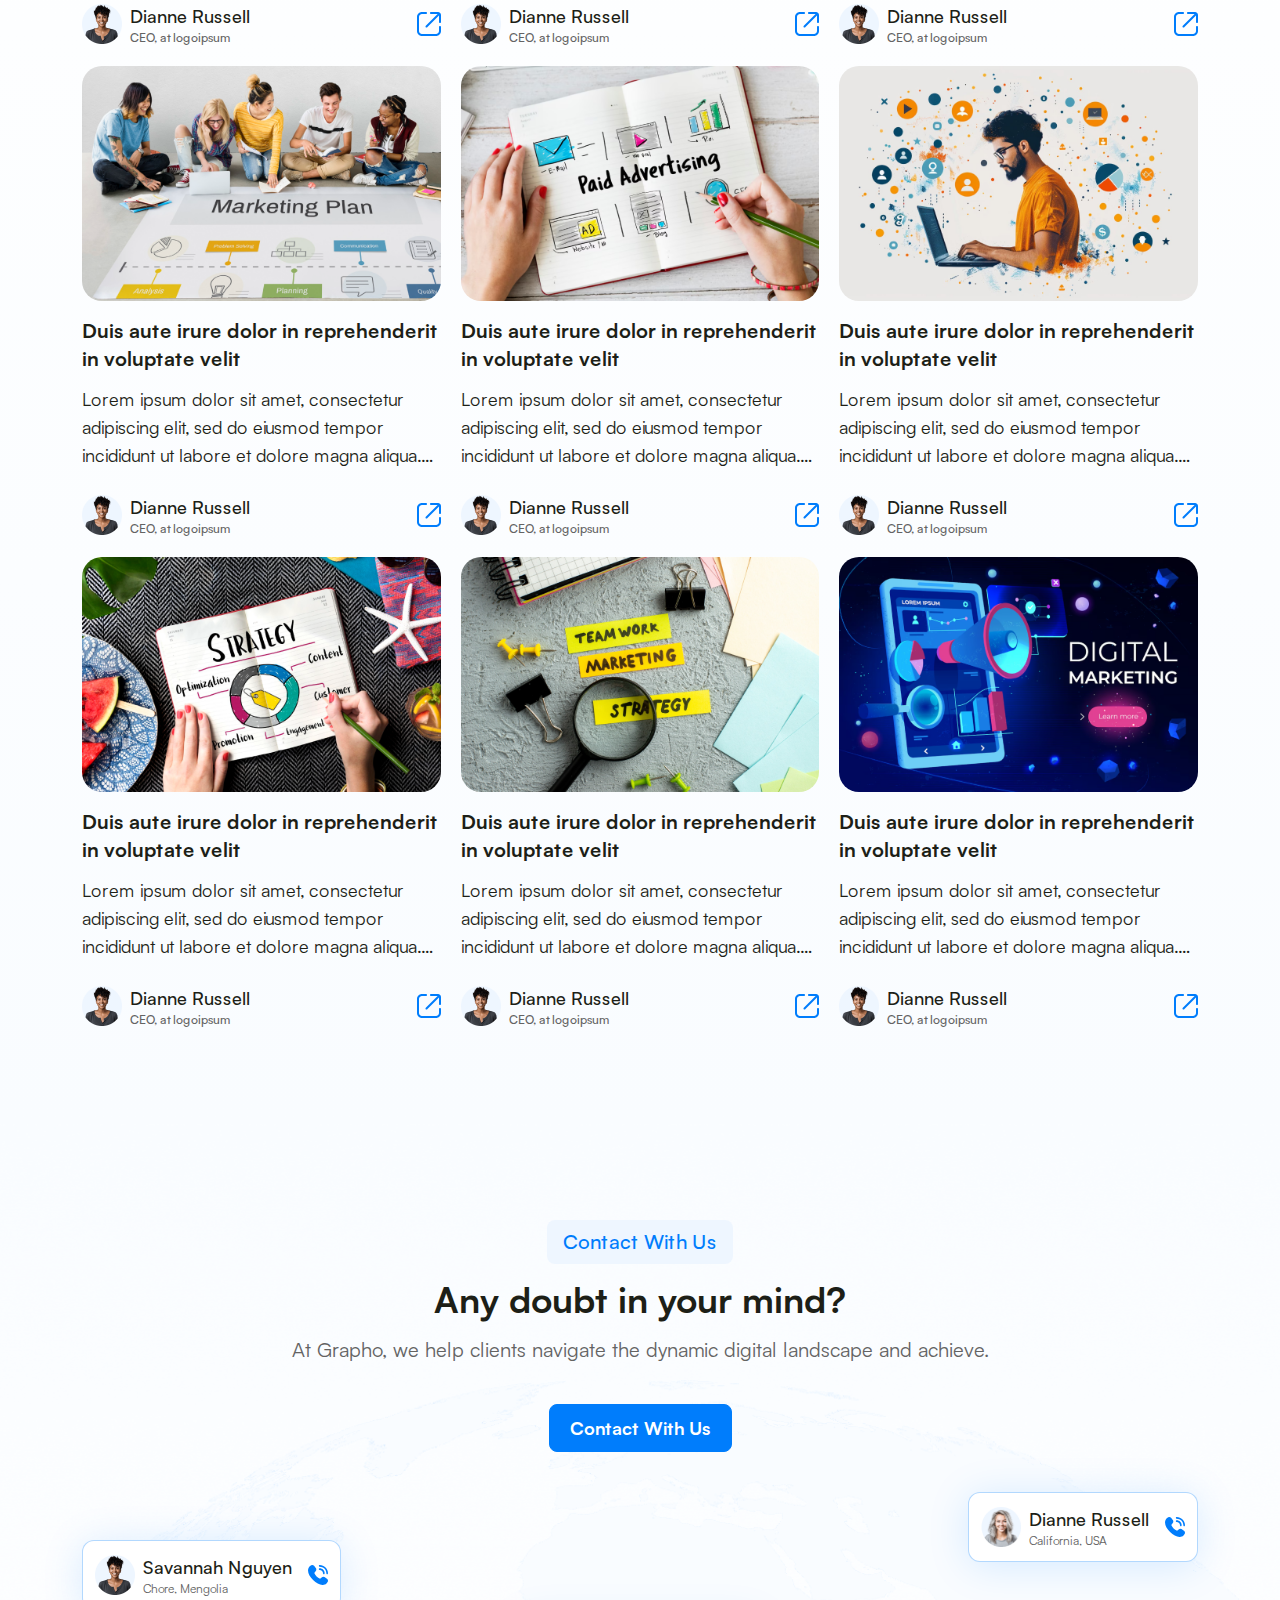
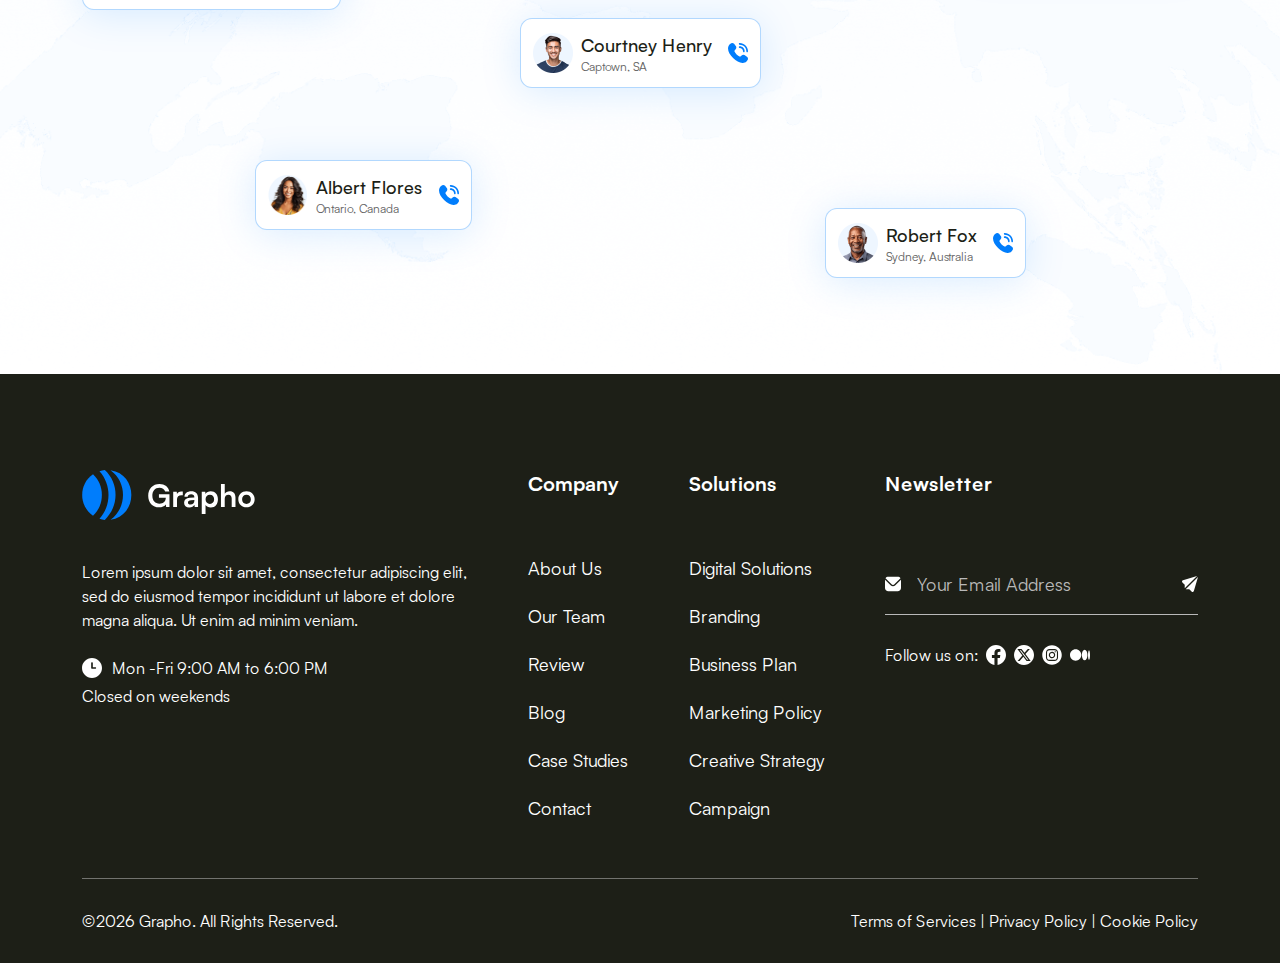
<file: blog.html>
<!doctype html>
<html>

<head>
    <meta charset="UTF-8">
    <meta name="viewport" content="width=device-width, initial-scale=1.0">
    <title>Grapho | Tailwind Template</title>
    <link rel="shortcut icon" href="assets/images/favicon.svg" type="image/svg">
    <script defer src="assets/js/alpine.js"></script>
    <link rel="stylesheet" href="assets/css/swiper-bundle.min.css">
    <link rel="stylesheet" href="assets/css/output.css">
</head>

<body>
    <div class="loader-wrapper">
        <div class="loader">
            <div class="square" id="sq1"></div>
            <div class="square" id="sq2"></div>
            <div class="square" id="sq3"></div>
            <div class="square" id="sq4"></div>
            <div class="square" id="sq5"></div>
            <div class="square" id="sq6"></div>
            <div class="square" id="sq7"></div>
            <div class="square" id="sq8"></div>
            <div class="square" id="sq9"></div>
        </div>
    </div>
    <a class="scroll-to-top size-10 grid place-items-center bg-blue fixed bottom-5 left-5 rounded-full z-20">
        <svg width="10" height="14" viewBox="0 0 10 14" fill="none" xmlns="http://www.w3.org/2000/svg">
            <path d="M1 5L5 1M5 1L9 5M5 1V13" stroke="white" stroke-width="1.5" stroke-linecap="round"
                stroke-linejoin="round" />
        </svg>
    </a>
    <div class="hidden sm:block topbar bg-blue py-4 text-white font-bold" >
        <div class="container">
            <div class="flex items-center justify-between flex-col gap-4 text-sm lg:flex-row">
                <div class="flex gap-4 items-center">
                    <a href="tel:+1 123 456 7890" class="flex gap-[10px] items-center">
                        <img src="assets/images/tel.svg" alt="">
                        +1 123 456 7890
                    </a>
                    <a href="mailto:example@mail.com" class="flex gap-[10px] items-center">
                        <img src="assets/images/mail.svg" alt="">
                        example@mail.com
                    </a>
                </div>
                <div class="flex gap-4 items-center justify-between 3xl:w-7/12 3xl:pl-10">
                    <div class="flex gap-4 items-center">
                        <img src="assets/images/clock.svg" alt="">
                        <span>Mon -Fri 9:00 AM to 6:00 PM</span>
                    </div>
                    <div class="flex gap-2 items-center">
                        <span>Follow us on:</span>
                        <a href="#"><img src="assets/images/fb.svg" alt=""></a>
                        <a href="#"><img src="assets/images/x.svg" alt=""></a>
                        <a href="#"><img src="assets/images/ig.svg" alt=""></a>
                        <a href="#"><img src="assets/images/medium.svg" alt=""></a>
                    </div>
                </div>
            </div>
        </div>
    </div>
    <header class="border-b border-[#EBEBEB] py-6 sticky top-0 bg-white z-20">
        <div class="container">
            <div class="flex items-center justify-between gap-2">
                <a href="index.html" class="max-w-48">
                    <img src="assets/images/dark-logo.svg" alt="Grapho">
                </a>
                <nav class="hidden lg:block">
                    <ul class="flex xl:text-lg font-medium">
                        <li><a class="block p-2 xl:px-5" href="our-service.html">Our Services</a></li>
                        <li><a class="block p-2 xl:px-5" href="about-us.html">About Us</a></li>
                        <li><a class="block p-2 xl:px-5" href="case-studies.html">Case Studies</a></li>
                        <li><a class="block p-2 xl:px-5 active text-blue" href="blog.html">Blog</a></li>
                        <li><a class="block p-2 xl:px-5" href="contact.html">Contact</a></li>
                    </ul>
                </nav>
                <div class="flex items-center gap-2 shrink-0">
                    <button x-data="{id:'modal-example'}" x-on:click="$dispatch('modal-overlay',{id})"
                        class="transition-colors min-h-12 min-w-12 sm:px-5 bg-blue grid place-content-center rounded-lg text-white font-bold lg:text-lg sm:hover:text-blue sm:hover:bg-white border border-blue">
                        <span class="sm:hidden"><img src="assets/images/tel.svg" alt=""></span>
                        <span class="hidden sm:block">Schedule a Call</span>
                    </button>
                    <button id="openBtn" class="lg:hidden rounded-lg size-12 bg-blue grid place-content-center">
                        <img src="assets/images/menu.svg" alt="">
                    </button>
                </div>
                <div id="offcanvasMenu" class="offcanvas fixed top-0 -left-full size-full bg-[#F9FCFF] z-20">
                    <div class="flex justify-end p-4">
                        <button id="closeBtn" class="text-white bg-blue p-3 rounded-lg focus:outline-none">
                            <svg class="h-6 w-6" fill="none" stroke="currentColor" viewBox="0 0 24 24"
                                xmlns="http://www.w3.org/2000/svg">
                                <path stroke-linecap="round" stroke-linejoin="round" stroke-width="2"
                                    d="M6 18L18 6M6 6l12 12"></path>
                            </svg>
                        </button>
                    </div>
                    <div class="p-4">
                        <nav>
                            <ul class="xl:text-lg font-medium">
                                <li><a class="block p-2 xl:px-5" href="our-service.html">Our Services</a></li>
                                <li><a class="block p-2 xl:px-5" href="about-us.html">About Us</a></li>
                                <li><a class="block p-2 xl:px-5" href="case-studies.html">Case Studies</a></li>
                                <li><a class="block p-2 xl:px-5 active text-blue" href="blog.html">Blog</a></li>
                                <li><a class="block p-2 xl:px-5" href="contact.html">Contact</a></li>
                            </ul>
                        </nav>
                    </div>
                </div>
            </div>
        </div>
    </header>
    <main>
        <section class="bread-crumb bg-props text-center py-10 lg:py-12 3xl:py-[74px] relative text-white">
            <div class="container relative z-10">
                <h1 class="text-3xl lg:text-4xl 3xl:text-5xl font-bold mb-2">Blog</h1>
                <h2 class="lg:text-lg xl:text-xl">Home / Blog</h2>
            </div>
            <div class="absolute bg-black bg-opacity-80 inset-0"></div>
        </section>
        <section>
            <div class="container">
                <div class="relative sm:rounded-[20px] overflow-hidden mt-14 2xl:mb-[60px] 2xl:mt-[100px]">
                    <img src="assets/images/blog-banner.png" class="size-full object-cover" alt="">
                    <div class="sm:absolute left-7 right-7 bottom-7 3xl:left-[60px] 3xl:right-[60px] 3xl:bottom-[60px] z-10 sm:text-white flex items-end gap-2 sm:gap-16 pt-3">
                        <div>
                            <h4 class="lg:text-2xl 3xl:text-[34px] font-bold mb-3 md:mb-7 3xl:leading-normal">
                                Virage.AI stands as a dynamic hub for cycling enthusiasts, seamlessly blending
                                technology and exploration.
                            </h4>
                            <p class="font-medium text-xs lg:text-lg xl:text-xl 3xl:text-2xl sm:text-[#DBDBDB]">
                                With a focus on cycling exploration, the platform unravels the true potential of rides.
                                The AI-driven route generation is a standout feature.
                            </p>
                        </div>
                        <a href="blog-details.html" class="rounded-lg bg-white shrink-0 p-2 xl:p-3">
                            <img src="assets/images/share.svg" alt="" class="size-4 xl:size-10">
                        </a>
                    </div>
                    <div class="hidden sm:block sm:absolute bg-[linear-gradient(0deg,rgba(0,0,0,.6)0%,rgba(0,0,0,0)100%)] inset-0"></div>
                </div>
            </div>
        </section>
        <section
            class="py-14 lg:py-24 3xl:py-[120px] bg-[linear-gradient(0deg,_rgba(249,252,255,1)_0%,_rgba(0,0,0,0)_100%)]">
            <div class="container">
                <div class="grid md:grid-cols-2 xl:grid-cols-3 gap-5 3xl:gap-x-[30px] 3xl:gap-y-14">
                    <div>
                        <a href="blog-details.html" class="block aspect-1/4 rounded-[20px] overflow-hidden">
                            <img src="assets/images/news1.png" class="size-full object-cover" alt="">
                        </a>
                        <a href="blog-details.html" class="block text-lg xl:text-xl 2xl:text-2xl font-bold mt-4 mb-3">Duis aute
                            irure dolor in
                            reprehenderit in voluptate velit</a>
                        <p class="lg:text-lg mb-6 line-clamp-3">
                            Lorem ipsum dolor sit amet, consectetur adipiscing elit, sed do eiusmod tempor
                            incididunt ut labore et dolore magna aliqua. Ut enim ad minim veniam, quis nostrud
                            exercitation ullamco laboris nisi ut aliquip ex ea commodo consequat.
                        </p>
                        <div class="flex justify-between items-center">
                            <div class="flex items-center gap-2 font-medium text-start">
                                <img src="assets/images/avatar1.png" alt="" width="40">
                                <div>
                                    <h5 class="lg:text-lg">Dianne Russell</h5>
                                    <h6 class="text-xs text-[#636363]">CEO, at logoipsum</h6>
                                </div>
                            </div>
                            <a href="blog-details.html"><img src="assets/images/share.svg" alt=""></a>
                        </div>
                    </div>
                    <div>
                        <a href="blog-details.html" class="block aspect-1/4 rounded-[20px] overflow-hidden">
                            <img src="assets/images/news2.png" class="size-full object-cover" alt="">
                        </a>
                        <a href="blog-details.html" class="block text-lg xl:text-xl 2xl:text-2xl font-bold mt-4 mb-3">Duis aute
                            irure dolor in
                            reprehenderit in voluptate velit</a>
                        <p class="lg:text-lg mb-6 line-clamp-3">
                            Lorem ipsum dolor sit amet, consectetur adipiscing elit, sed do eiusmod tempor
                            incididunt ut labore et dolore magna aliqua. Ut enim ad minim veniam, quis nostrud
                            exercitation ullamco laboris nisi ut aliquip ex ea commodo consequat.
                        </p>
                        <div class="flex justify-between items-center">
                            <div class="flex items-center gap-2 font-medium text-start">
                                <img src="assets/images/avatar1.png" alt="" width="40">
                                <div>
                                    <h5 class="lg:text-lg">Dianne Russell</h5>
                                    <h6 class="text-xs text-[#636363]">CEO, at logoipsum</h6>
                                </div>
                            </div>
                            <a href="blog-details.html"><img src="assets/images/share.svg" alt=""></a>
                        </div>
                    </div>
                    <div>
                        <a href="blog-details.html" class="block aspect-1/4 rounded-[20px] overflow-hidden">
                            <img src="assets/images/news3.png" class="size-full object-cover" alt="">
                        </a>
                        <a href="blog-details.html" class="block text-lg xl:text-xl 2xl:text-2xl font-bold mt-4 mb-3">Duis aute
                            irure dolor in
                            reprehenderit in voluptate velit</a>
                        <p class="lg:text-lg mb-6 line-clamp-3">
                            Lorem ipsum dolor sit amet, consectetur adipiscing elit, sed do eiusmod tempor
                            incididunt ut labore et dolore magna aliqua. Ut enim ad minim veniam, quis nostrud
                            exercitation ullamco laboris nisi ut aliquip ex ea commodo consequat.
                        </p>
                        <div class="flex justify-between items-center">
                            <div class="flex items-center gap-2 font-medium text-start">
                                <img src="assets/images/avatar1.png" alt="" width="40">
                                <div>
                                    <h5 class="lg:text-lg">Dianne Russell</h5>
                                    <h6 class="text-xs text-[#636363]">CEO, at logoipsum</h6>
                                </div>
                            </div>
                            <a href="blog-details.html"><img src="assets/images/share.svg" alt=""></a>
                        </div>
                    </div>
                    <div>
                        <a href="blog-details.html" class="block aspect-1/4 rounded-[20px] overflow-hidden">
                            <img src="assets/images/news4.png" class="size-full object-cover" alt="">
                        </a>
                        <a href="blog-details.html" class="block text-lg xl:text-xl 2xl:text-2xl font-bold mt-4 mb-3">Duis aute
                            irure dolor in
                            reprehenderit in voluptate velit</a>
                        <p class="lg:text-lg mb-6 line-clamp-3">
                            Lorem ipsum dolor sit amet, consectetur adipiscing elit, sed do eiusmod tempor
                            incididunt ut labore et dolore magna aliqua. Ut enim ad minim veniam, quis nostrud
                            exercitation ullamco laboris nisi ut aliquip ex ea commodo consequat.
                        </p>
                        <div class="flex justify-between items-center">
                            <div class="flex items-center gap-2 font-medium text-start">
                                <img src="assets/images/avatar1.png" alt="" width="40">
                                <div>
                                    <h5 class="lg:text-lg">Dianne Russell</h5>
                                    <h6 class="text-xs text-[#636363]">CEO, at logoipsum</h6>
                                </div>
                            </div>
                            <a href="blog-details.html"><img src="assets/images/share.svg" alt=""></a>
                        </div>
                    </div>
                    <div>
                        <a href="blog-details.html" class="block aspect-1/4 rounded-[20px] overflow-hidden">
                            <img src="assets/images/news5.png" class="size-full object-cover" alt="">
                        </a>
                        <a href="blog-details.html" class="block text-lg xl:text-xl 2xl:text-2xl font-bold mt-4 mb-3">Duis aute
                            irure dolor in
                            reprehenderit in voluptate velit</a>
                        <p class="lg:text-lg mb-6 line-clamp-3">
                            Lorem ipsum dolor sit amet, consectetur adipiscing elit, sed do eiusmod tempor
                            incididunt ut labore et dolore magna aliqua. Ut enim ad minim veniam, quis nostrud
                            exercitation ullamco laboris nisi ut aliquip ex ea commodo consequat.
                        </p>
                        <div class="flex justify-between items-center">
                            <div class="flex items-center gap-2 font-medium text-start">
                                <img src="assets/images/avatar1.png" alt="" width="40">
                                <div>
                                    <h5 class="lg:text-lg">Dianne Russell</h5>
                                    <h6 class="text-xs text-[#636363]">CEO, at logoipsum</h6>
                                </div>
                            </div>
                            <a href="blog-details.html"><img src="assets/images/share.svg" alt=""></a>
                        </div>
                    </div>
                    <div>
                        <a href="blog-details.html" class="block aspect-1/4 rounded-[20px] overflow-hidden">
                            <img src="assets/images/news6.png" class="size-full object-cover" alt="">
                        </a>
                        <a href="blog-details.html" class="block text-lg xl:text-xl 2xl:text-2xl font-bold mt-4 mb-3">Duis aute
                            irure dolor in
                            reprehenderit in voluptate velit</a>
                        <p class="lg:text-lg mb-6 line-clamp-3">
                            Lorem ipsum dolor sit amet, consectetur adipiscing elit, sed do eiusmod tempor
                            incididunt ut labore et dolore magna aliqua. Ut enim ad minim veniam, quis nostrud
                            exercitation ullamco laboris nisi ut aliquip ex ea commodo consequat.
                        </p>
                        <div class="flex justify-between items-center">
                            <div class="flex items-center gap-2 font-medium text-start">
                                <img src="assets/images/avatar1.png" alt="" width="40">
                                <div>
                                    <h5 class="lg:text-lg">Dianne Russell</h5>
                                    <h6 class="text-xs text-[#636363]">CEO, at logoipsum</h6>
                                </div>
                            </div>
                            <a href="blog-details.html"><img src="assets/images/share.svg" alt=""></a>
                        </div>
                    </div>
                    <div>
                        <a href="blog-details.html" class="block aspect-1/4 rounded-[20px] overflow-hidden">
                            <img src="assets/images/news7.png" class="size-full object-cover" alt="">
                        </a>
                        <a href="blog-details.html" class="block text-lg xl:text-xl 2xl:text-2xl font-bold mt-4 mb-3">Duis aute
                            irure dolor in
                            reprehenderit in voluptate velit</a>
                        <p class="lg:text-lg mb-6 line-clamp-3">
                            Lorem ipsum dolor sit amet, consectetur adipiscing elit, sed do eiusmod tempor
                            incididunt ut labore et dolore magna aliqua. Ut enim ad minim veniam, quis nostrud
                            exercitation ullamco laboris nisi ut aliquip ex ea commodo consequat.
                        </p>
                        <div class="flex justify-between items-center">
                            <div class="flex items-center gap-2 font-medium text-start">
                                <img src="assets/images/avatar1.png" alt="" width="40">
                                <div>
                                    <h5 class="lg:text-lg">Dianne Russell</h5>
                                    <h6 class="text-xs text-[#636363]">CEO, at logoipsum</h6>
                                </div>
                            </div>
                            <a href="blog-details.html"><img src="assets/images/share.svg" alt=""></a>
                        </div>
                    </div>
                    <div>
                        <a href="blog-details.html" class="block aspect-1/4 rounded-[20px] overflow-hidden">
                            <img src="assets/images/news8.png" class="size-full object-cover" alt="">
                        </a>
                        <a href="blog-details.html" class="block text-lg xl:text-xl 2xl:text-2xl font-bold mt-4 mb-3">Duis aute
                            irure dolor in
                            reprehenderit in voluptate velit</a>
                        <p class="lg:text-lg mb-6 line-clamp-3">
                            Lorem ipsum dolor sit amet, consectetur adipiscing elit, sed do eiusmod tempor
                            incididunt ut labore et dolore magna aliqua. Ut enim ad minim veniam, quis nostrud
                            exercitation ullamco laboris nisi ut aliquip ex ea commodo consequat.
                        </p>
                        <div class="flex justify-between items-center">
                            <div class="flex items-center gap-2 font-medium text-start">
                                <img src="assets/images/avatar1.png" alt="" width="40">
                                <div>
                                    <h5 class="lg:text-lg">Dianne Russell</h5>
                                    <h6 class="text-xs text-[#636363]">CEO, at logoipsum</h6>
                                </div>
                            </div>
                            <a href="blog-details.html"><img src="assets/images/share.svg" alt=""></a>
                        </div>
                    </div>
                    <div>
                        <a href="blog-details.html" class="block aspect-1/4 rounded-[20px] overflow-hidden">
                            <img src="assets/images/news9.png" class="size-full object-cover" alt="">
                        </a>
                        <a href="blog-details.html" class="block text-lg xl:text-xl 2xl:text-2xl font-bold mt-4 mb-3">Duis aute
                            irure dolor in
                            reprehenderit in voluptate velit</a>
                        <p class="lg:text-lg mb-6 line-clamp-3">
                            Lorem ipsum dolor sit amet, consectetur adipiscing elit, sed do eiusmod tempor
                            incididunt ut labore et dolore magna aliqua. Ut enim ad minim veniam, quis nostrud
                            exercitation ullamco laboris nisi ut aliquip ex ea commodo consequat.
                        </p>
                        <div class="flex justify-between items-center">
                            <div class="flex items-center gap-2 font-medium text-start">
                                <img src="assets/images/avatar1.png" alt="" width="40">
                                <div>
                                    <h5 class="lg:text-lg">Dianne Russell</h5>
                                    <h6 class="text-xs text-[#636363]">CEO, at logoipsum</h6>
                                </div>
                            </div>
                            <a href="blog-details.html"><img src="assets/images/share.svg" alt=""></a>
                        </div>
                    </div>
                </div>
            </div>
        </section>
        <section class="py-14 lg:py-24 3xl:py-[120px] contact bg-props">
            <div class="container">
                <div class="text-center mb-10">
                    <span
                        class="bg-[#EEF6FF] inline-block text-blue px-4 py-2 rounded-lg text-lg lg:text-xl 3xl:text-2xl font-medium">
                        Contact With Us
                    </span>
                    <h2 class="text-2xl lg:text-4xl 3xl:text-5xl font-bold 3xl:leading-normal my-4">
                        Any doubt in your mind?
                    </h2>
                    <p class="text-[#636363] lg:text-lg xl:text-xl mb-4 lg:mb-10">
                        At Grapho, we help clients navigate the dynamic digital landscape and achieve.
                    </p>
                    <a href="contact.html" class="inline-block btn btn-blue px-5 py-2">Contact With Us</a>
                </div>
                <div class="flex flex-col justify-center items-center gap-2 3xl:w-10/12 mx-auto">
                    <div class="gap-2 flex flex-col sm:flex-row justify-between w-full">
                        <div
                            class="justify-between w-full md:size-fit border border-blue border-opacity-30 rounded-xl p-3 bg-white shadow-[0_4px_40px_0_rgba(0,125,252,.15)] flex gap-4 items-center md:mt-12">
                            <div class="flex items-center gap-2">
                                <div class="size-10 rounded-full">
                                    <img src="assets/images/avatar1.png" alt="">
                                </div>
                                <div>
                                    <h5 class="lg:text-lg font-medium">Savannah Nguyen</h5>
                                    <h6 class="text-[#636363] text-xs">Chore, Mengolia</h6>
                                </div>
                            </div>
                            <a href="tel:+12345678910"><img src="assets/images/tel-blue.svg" alt=""></a>
                        </div>
                        <div
                            class="justify-between w-full md:size-fit border border-blue border-opacity-30 rounded-xl p-3 bg-white shadow-[0_4px_40px_0_rgba(0,125,252,.15)] flex gap-4 items-center">
                            <div class="flex items-center gap-2">
                                <div class="size-10 rounded-full">
                                    <img src="assets/images/avatar2.png" alt="">
                                </div>
                                <div>
                                    <h5 class="lg:text-lg font-medium">Dianne Russell</h5>
                                    <h6 class="text-[#636363] text-xs">California, USA</h6>
                                </div>
                            </div>
                            <a href="tel:+12345678910"><img src="assets/images/tel-blue.svg" alt=""></a>
                        </div>
                    </div>
                    <div
                        class="justify-between w-full sm:size-fit border border-blue border-opacity-30 rounded-xl p-3 bg-white shadow-[0_4px_40px_0_rgba(0,125,252,.15)] flex gap-4 items-center">
                        <div class="flex items-center gap-2">
                            <div class="size-10 rounded-full">
                                <img src="assets/images/avatar3.png" alt="">
                            </div>
                            <div>
                                <h5 class="lg:text-lg font-medium">Courtney Henry</h5>
                                <h6 class="text-[#636363] text-xs">Captown, SA</h6>
                            </div>
                        </div>
                        <a href="tel:+12345678910"><img src="assets/images/tel-blue.svg" alt=""></a>
                    </div>
                    <div class="gap-2 flex flex-col sm:flex-row justify-around w-full md:mt-16">
                        <div
                            class="justify-between w-full md:size-fit border border-blue border-opacity-30 rounded-xl p-3 bg-white shadow-[0_4px_40px_0_rgba(0,125,252,.15)] flex gap-4 items-center">
                            <div class="flex items-center gap-2">
                                <div class="size-10 rounded-full">
                                    <img src="assets/images/avatar4.png" alt="">
                                </div>
                                <div>
                                    <h5 class="lg:text-lg font-medium">Albert Flores</h5>
                                    <h6 class="text-[#636363] text-xs">Ontario, Canada</h6>
                                </div>
                            </div>
                            <a href="tel:+12345678910"><img src="assets/images/tel-blue.svg" alt=""></a>
                        </div>
                        <div
                            class="justify-between w-full md:size-fit border border-blue border-opacity-30 rounded-xl p-3 bg-white shadow-[0_4px_40px_0_rgba(0,125,252,.15)] flex gap-4 items-center md:mt-12">
                            <div class="flex items-center gap-2">
                                <div class="size-10 rounded-full">
                                    <img src="assets/images/avatar5.png" alt="">
                                </div>
                                <div>
                                    <h5 class="lg:text-lg font-medium">Robert Fox</h5>
                                    <h6 class="text-[#636363] text-xs">Sydney, Australia</h6>
                                </div>
                            </div>
                            <a href="tel:+12345678910"><img src="assets/images/tel-blue.svg" alt=""></a>
                        </div>
                    </div>
                </div>
            </div>
        </section>
    </main>
    <footer class="bg-dark text-white pt-16 lg:pt-24 3xl:pt-[120px]">
        <div class="container">
            <div class="grid lg:flex justify-between gap-10 sm:grid-cols-2">
                <div>
                    <a href="index.html" class="max-w-48">
                        <img src="assets/images/logo-light.svg" alt="Grapho">
                    </a>
                    <p class="mt-10 mb-6">Lorem ipsum dolor sit amet, consectetur adipiscing elit,
                        <br class="hidden xl:block">
                        sed do eiusmod tempor incididunt ut labore et dolore
                        <br class="hidden xl:block">
                        magna aliqua. Ut enim ad minim veniam.
                    </p>
                    <div class="flex gap-[10px] items-center mb-1">
                        <img src="assets/images/clock.svg" alt="">
                        <span>Mon -Fri 9:00 AM to 6:00 PM</span>
                    </div>
                    <p>Closed on weekends</p>
                </div>
                <div  class="min-w-max">
                    <h3 class="font-bold text-xl 3xl:text-2xl mb-6 xl:mb-14">Company</h3>
                    <ul class="lg:text-lg flex flex-col gap-5">
                        <li><a href="about-us.html">About Us</a></li>
                        <li><a href="about-us.html#our-team">Our Team</a></li>
                        <li><a href="index.html#review">Review</a></li>
                        <li><a href="blog.html">Blog</a></li>
                        <li><a href="case-studies.html">Case Studies</a></li>
                        <li><a href="contact.html">Contact</a></li>
                    </ul>
                </div>
                <div class="min-w-max">
                    <h3 class="font-bold text-xl 3xl:text-2xl mb-6 xl:mb-14">Solutions</h3>
                    <ul class="lg:text-lg flex flex-col gap-5">
                        <li><a href="our-service.html">Digital Solutions</a></li>
                        <li><a href="our-service.html">Branding</a></li>
                        <li><a href="our-service.html">Business Plan</a></li>
                        <li><a href="our-service.html">Marketing Policy</a></li>
                        <li><a href="our-service.html">Creative Strategy</a></li>
                        <li><a href="our-service.html">Campaign</a></li>
                    </ul>
                </div>
                <div  class="min-w-max">
                    <h3 class="font-bold text-xl 3xl:text-2xl mb-6 xl:mb-14">Newsletter</h3>
                    <form class="border-b border-[#B9B9B9] flex items-center gap-4 py-4 mb-7">
                        <label for="email"><img src="assets/images/mail.svg" alt="mail"></label>
                        <input type="email" name="email" id="email" placeholder="Your Email Address" autocomplete="off"
                            class="w-full bg-transparent lg:text-lg placeholder:text-[#B9B9B9] outline-none 3xl:min-w-64">
                        <button type="submit" href="#"><img src="assets/images/send.svg" alt="send"></button>
                    </form>
                    <div class="flex gap-2 items-center">
                        <span>Follow us on:</span>
                        <a href="#"><img src="assets/images/fb.svg" alt=""></a>
                        <a href="#"><img src="assets/images/x.svg" alt=""></a>
                        <a href="#"><img src="assets/images/ig.svg" alt=""></a>
                        <a href="#"><img src="assets/images/medium.svg" alt=""></a>
                    </div>
                </div>
            </div>
            <div
                class="flex flex-wrap border-t border-[#C7C7C7] py-[30px] border-opacity-50 items-center justify-between text-sm sm:text-base mt-14">
                <a href="#">©<span id="year"></span> Grapho. All Rights Reserved.</a>
                <div>
                    <a href="#">Terms of Services</a>
                    |
                    <a href="#">Privacy Policy</a>
                    |
                    <a href="#">Cookie Policy</a>
                </div>
            </div>
        </div>
    </footer>
    <div class="flex items-center justify-center fixed inset-0 z-50 bg-black bg-opacity-80 backdrop-blur-sm"
        x-data="{modal:false}" x-show="modal"
        x-on:modal-overlay.window="if ($event.detail.id == 'modal-example') modal=true"
        x-transition:enter="transition ease-out duration-1000" x-transition:enter-start="opacity-0"
        x-transition:enter-end="opacity-100" x-transition:leave="transition ease-in duration-500"
        x-transition:leave-start="opacity-100" x-transition:leave-end="opacity-0">
        <div class="flex items-center justify-center p-2 sm:p-4 md:p-10 transition-all transform h-full" role="dialog"
            aria-modal="true" aria-labelledby="modal-headline" x-show="modal"
            x-transition:enter="transition ease-out duration-300"
            x-transition:enter-start="opacity-0 -translate-y-4 sm:translate-y-4"
            x-transition:enter-end="opacity-100 translate-y-0" x-transition:leave="transition ease-in duration-300"
            x-transition:leave-start="opacity-100 translate-y-0"
            x-transition:leave-end="opacity-0 -translate-y-4 sm:translate-y-4" x-on:click.away="modal=false">
            <div
                class="bg-white rounded sm:rounded-[20px] p-3 sm:p-6 text-center md:min-w-[682px] max-h-full overflow-y-auto call-modal">
                <div class="flex flex-col gap-3 lg:gap-6 3xl:gap-[30px]">
                    <h2 class="text-xl sm:text-2xl 3xl:text-3xl font-semibold">Schedule Call</h2>
                    <div class="flex flex-col gap-2 sm:gap-4">
                        <div class="flex gap-2 sm:gap-4">
                            <div
                                class="w-full flex border border-[#C7C7C7] rounded-xl p-2 sm:p-4 gap-1 sm:gap-2 items-center">
                                <img src="assets/images/user.svg" alt="">
                                <input type="text" name="name" id="name" placeholder="Your Name" autocomplete="off"
                                    class="placeholder:text-[#636363] outline-none w-full">
                            </div>
                            <div
                                class="w-full flex border border-[#C7C7C7] rounded-xl p-2 sm:p-4 gap-1 sm:gap-2 items-center">
                                <img src="assets/images/usa.png" alt="" class="hidden sm:block">
                                <div class="flex items-center">
                                    <select name="country" id="country" class="appearance-none outline-none"
                                        autocomplete="off">
                                        <option value="usa">+1</option>
                                        <option value="india">+91</option>
                                        <option value="uk">+44</option>
                                    </select>
                                    <svg width="10" height="6" viewBox="0 0 10 6" fill="none"
                                        xmlns="http://www.w3.org/2000/svg">
                                        <path
                                            d="M9.47256 0.973337C9.41058 0.910852 9.33685 0.861255 9.25561 0.827409C9.17437 0.793564 9.08723 0.776138 8.99923 0.776138C8.91122 0.776138 8.82408 0.793564 8.74284 0.827409C8.6616 0.861255 8.58787 0.910852 8.52589 0.973337L5.47256 4.02667C5.41058 4.08916 5.33685 4.13875 5.25561 4.1726C5.17437 4.20644 5.08723 4.22387 4.99923 4.22387C4.91122 4.22387 4.82408 4.20644 4.74284 4.1726C4.6616 4.13875 4.58787 4.08916 4.52589 4.02667L1.47256 0.973337C1.41058 0.910852 1.33685 0.861255 1.25561 0.827409C1.17437 0.793564 1.08723 0.776138 0.999226 0.776138C0.911218 0.776138 0.824081 0.793564 0.742842 0.827409C0.661602 0.861255 0.587868 0.910852 0.525893 0.973337C0.401726 1.09825 0.332031 1.26721 0.332031 1.44334C0.332031 1.61946 0.401726 1.78843 0.525893 1.91334L3.58589 4.97334C3.96089 5.34787 4.46922 5.55824 4.99923 5.55824C5.52923 5.55824 6.03756 5.34787 6.41256 4.97334L9.47256 1.91334C9.59673 1.78843 9.66642 1.61946 9.66642 1.44334C9.66642 1.26721 9.59673 1.09825 9.47256 0.973337Z"
                                            fill="#727272" />
                                    </svg>
                                </div>
                                |
                                <input type="number" name="number" id="number" placeholder="Phone Number"
                                    class="placeholder:text-[#636363] outline-none w-full">
                            </div>
                        </div>
                        <select name="services" id="services"
                            class="p-2 sm:p-4 border border-[#C7C7C7] rounded-xl w-full appearance-none outline-none">
                            <option value="-1">Choose services</option>
                            <option value="1">Service 1</option>
                            <option value="2">Service 2</option>
                            <option value="3">Service 3</option>
                        </select>
                    </div>
                    <div class="border-b-2 border-[#ECECEC]"></div>
                    <div>
                        <h3 class="font-medium text-lg text-start">Select date and time</h3>
                        <h4 class="text-[#727272] text-sm text-start">Your service will take
                            approximately 4 hours</h4>
                        <div class="grid grid-cols-4 sm:grid-cols-7 gap-1 md:gap-4 mt-3 sm:mt-6">
                            <div
                                class="p-2 sm:p-3 relative border-2 border-opacity-10 border-[#17233D] rounded w-full has-[input:checked]:border-2 has-[input:checked]:border-blue has-[input:checked]:bg-[#EEF6FF]">
                                <h5 class="text-[#727272] text-sm">Wed</h5>
                                <h6 class="font-bold lg:text-lg">01</h6>
                                <input type="radio" name="date" class="absolute inset-0 cursor-pointer appearance-none">
                            </div>
                            <div
                                class="p-2 sm:p-3 relative border-2 border-opacity-10 border-[#17233D] rounded w-full has-[input:checked]:border-2 has-[input:checked]:border-blue has-[input:checked]:bg-[#EEF6FF]">
                                <h5 class="text-[#727272] text-sm">Thu</h5>
                                <h6 class="font-bold lg:text-lg">02</h6>
                                <input type="radio" name="date" class="absolute inset-0 cursor-pointer appearance-none">
                            </div>
                            <div
                                class="p-2 sm:p-3 relative border-2 border-opacity-10 border-[#17233D] rounded w-full has-[input:checked]:border-2 has-[input:checked]:border-blue has-[input:checked]:bg-[#EEF6FF]">
                                <h5 class="text-[#727272] text-sm">Fri</h5>
                                <h6 class="font-bold lg:text-lg">03</h6>
                                <input type="radio" name="date" class="absolute inset-0 cursor-pointer appearance-none">
                            </div>
                            <div
                                class="p-2 sm:p-3 relative border-2 border-opacity-10 border-[#17233D] rounded w-full has-[input:checked]:border-2 has-[input:checked]:border-blue has-[input:checked]:bg-[#EEF6FF]">
                                <h5 class="text-[#727272] text-sm">Sat</h5>
                                <h6 class="font-bold lg:text-lg">04</h6>
                                <input type="radio" name="date" class="absolute inset-0 cursor-pointer appearance-none">
                            </div>
                            <div
                                class="p-2 sm:p-3 relative border-2 border-opacity-10 border-[#17233D] rounded w-full has-[input:checked]:border-2 has-[input:checked]:border-blue has-[input:checked]:bg-[#EEF6FF]">
                                <h5 class="text-[#727272] text-sm">Sun</h5>
                                <h6 class="font-bold lg:text-lg">05</h6>
                                <input type="radio" name="date" class="absolute inset-0 cursor-pointer appearance-none">
                            </div>
                            <div
                                class="p-2 sm:p-3 relative border-2 border-opacity-10 border-[#17233D] rounded w-full has-[input:checked]:border-2 has-[input:checked]:border-blue has-[input:checked]:bg-[#EEF6FF]">
                                <h5 class="text-[#727272] text-sm">Mon</h5>
                                <h6 class="font-bold lg:text-lg">06</h6>
                                <input type="radio" name="date" class="absolute inset-0 cursor-pointer appearance-none">
                            </div>
                            <div
                                class="p-2 sm:p-3 relative border-2 border-opacity-10 border-[#17233D] rounded w-full has-[input:checked]:border-2 has-[input:checked]:border-blue has-[input:checked]:bg-[#EEF6FF]">
                                <h5 class="text-[#727272] text-sm">Tue</h5>
                                <h6 class="font-bold lg:text-lg">07</h6>
                                <input type="radio" name="date" class="absolute inset-0 cursor-pointer appearance-none">
                            </div>
                        </div>
                    </div>
                    <div class="border-b-2 border-dashed border-[#ECECEC]"></div>
                    <div class="grid grid-cols-4 sm:grid-cols-5 gap-1 md:gap-4">
                        <div
                            class="p-3 relative border-2 border-opacity-10 border-[#17233D] rounded w-full has-[input:checked]:border-2 has-[input:checked]:border-blue has-[input:checked]:bg-[#EEF6FF]">
                            <h5 class="text-sm font-medium">9:30 AM</h5>
                            <input type="radio" name="time" class="absolute inset-0 cursor-pointer appearance-none">
                        </div>
                        <div
                            class="p-3 relative border-2 border-opacity-10 border-[#17233D] rounded w-full has-[input:checked]:border-2 has-[input:checked]:border-blue has-[input:checked]:bg-[#EEF6FF]">
                            <h5 class="text-sm font-medium">10:00 AM</h5>
                            <input type="radio" name="time" class="absolute inset-0 cursor-pointer appearance-none">
                        </div>
                        <div
                            class="p-3 relative border-2 border-opacity-10 border-[#17233D] rounded w-full has-[input:checked]:border-2 has-[input:checked]:border-blue has-[input:checked]:bg-[#EEF6FF]">
                            <h5 class="text-sm font-medium">10:30 AM</h5>
                            <input type="radio" name="time" class="absolute inset-0 cursor-pointer appearance-none">
                        </div>
                        <div
                            class="p-3 relative border-2 border-opacity-10 border-[#17233D] rounded w-full has-[input:checked]:border-2 has-[input:checked]:border-blue has-[input:checked]:bg-[#EEF6FF]">
                            <h5 class="text-sm font-medium">11:00 AM</h5>
                            <input type="radio" name="time" class="absolute inset-0 cursor-pointer appearance-none">
                        </div>
                        <div
                            class="p-3 relative border-2 border-opacity-10 border-[#17233D] rounded w-full has-[input:checked]:border-2 has-[input:checked]:border-blue has-[input:checked]:bg-[#EEF6FF]">
                            <h5 class="text-sm font-medium">11:30 AM</h5>
                            <input type="radio" name="time" class="absolute inset-0 cursor-pointer appearance-none">
                        </div>
                        <div
                            class="p-3 relative border-2 border-opacity-10 border-[#17233D] rounded w-full has-[input:checked]:border-2 has-[input:checked]:border-blue has-[input:checked]:bg-[#EEF6FF]">
                            <h5 class="text-sm font-medium">12:00 PM</h5>
                            <input type="radio" name="time" class="absolute inset-0 cursor-pointer appearance-none">
                        </div>
                        <div
                            class="p-3 relative border-2 border-opacity-10 border-[#17233D] rounded w-full has-[input:checked]:border-2 has-[input:checked]:border-blue has-[input:checked]:bg-[#EEF6FF]">
                            <h5 class="text-sm font-medium">12:30 PM</h5>
                            <input type="radio" name="time" class="absolute inset-0 cursor-pointer appearance-none">
                        </div>
                        <div
                            class="p-3 relative border-2 border-opacity-10 border-[#17233D] rounded w-full has-[input:checked]:border-2 has-[input:checked]:border-blue has-[input:checked]:bg-[#EEF6FF]">
                            <h5 class="text-sm font-medium">1:00 PM</h5>
                            <input type="radio" name="time" class="absolute inset-0 cursor-pointer appearance-none">
                        </div>
                        <div
                            class="p-3 relative border-2 border-opacity-10 border-[#17233D] rounded w-full has-[input:checked]:border-2 has-[input:checked]:border-blue has-[input:checked]:bg-[#EEF6FF]">
                            <h5 class="text-sm font-medium">1:30 PM</h5>
                            <input type="radio" name="time" class="absolute inset-0 cursor-pointer appearance-none">
                        </div>
                        <div
                            class="p-3 relative border-2 border-opacity-10 border-[#17233D] rounded w-full has-[input:checked]:border-2 has-[input:checked]:border-blue has-[input:checked]:bg-[#EEF6FF]">
                            <h5 class="text-sm font-medium">2:00 PM</h5>
                            <input type="radio" name="time" class="absolute inset-0 cursor-pointer appearance-none">
                        </div>
                        <div
                            class="p-3 relative border-2 border-opacity-10 border-[#17233D] rounded w-full has-[input:checked]:border-2 has-[input:checked]:border-blue has-[input:checked]:bg-[#EEF6FF]">
                            <h5 class="text-sm font-medium">2:30 PM</h5>
                            <input type="radio" name="time" class="absolute inset-0 cursor-pointer appearance-none">
                        </div>
                        <div
                            class="p-3 relative border-2 border-opacity-10 border-[#17233D] rounded w-full has-[input:checked]:border-2 has-[input:checked]:border-blue has-[input:checked]:bg-[#EEF6FF]">
                            <h5 class="text-sm font-medium">3:00 PM</h5>
                            <input type="radio" name="time" class="absolute inset-0 cursor-pointer appearance-none">
                        </div>
                        <div
                            class="p-3 relative border-2 border-opacity-10 border-[#17233D] rounded w-full has-[input:checked]:border-2 has-[input:checked]:border-blue has-[input:checked]:bg-[#EEF6FF]">
                            <h5 class="text-sm font-medium">3:30 PM</h5>
                            <input type="radio" name="time" class="absolute inset-0 cursor-pointer appearance-none">
                        </div>
                        <div
                            class="p-3 relative border-2 border-opacity-10 border-[#17233D] rounded w-full has-[input:checked]:border-2 has-[input:checked]:border-blue has-[input:checked]:bg-[#EEF6FF]">
                            <h5 class="text-sm font-medium">4:00 PM</h5>
                            <input type="radio" name="time" class="absolute inset-0 cursor-pointer appearance-none">
                        </div>
                        <div
                            class="p-3 relative border-2 border-opacity-10 border-[#17233D] rounded w-full has-[input:checked]:border-2 has-[input:checked]:border-blue has-[input:checked]:bg-[#EEF6FF]">
                            <h5 class="text-sm font-medium">4:30 PM</h5>
                            <input type="radio" name="time" class="absolute inset-0 cursor-pointer appearance-none">
                        </div>
                    </div>
                    <div class="flex gap-4">
                        <button class="btn btn-blue py-2 px-3 sm:min-w-52">Schedule Your
                            Call</button>
                        <button x-on:click="modal=false"
                            class="bg-black text-white rounded-lg lg:text-lg font-bold py-2 px-3 sm:min-w-52 border border-black hover:bg-white hover:text-black transition-colors">Cancel</button>
                    </div>
                </div>
            </div>
        </div>
    </div>
    <script src="assets/js/jquery.min.js"></script>
    <script src="assets/js/swiper-bundle.min.js"></script>
    <script src="assets/js/main.js"></script>
</body>

</html>
</file>
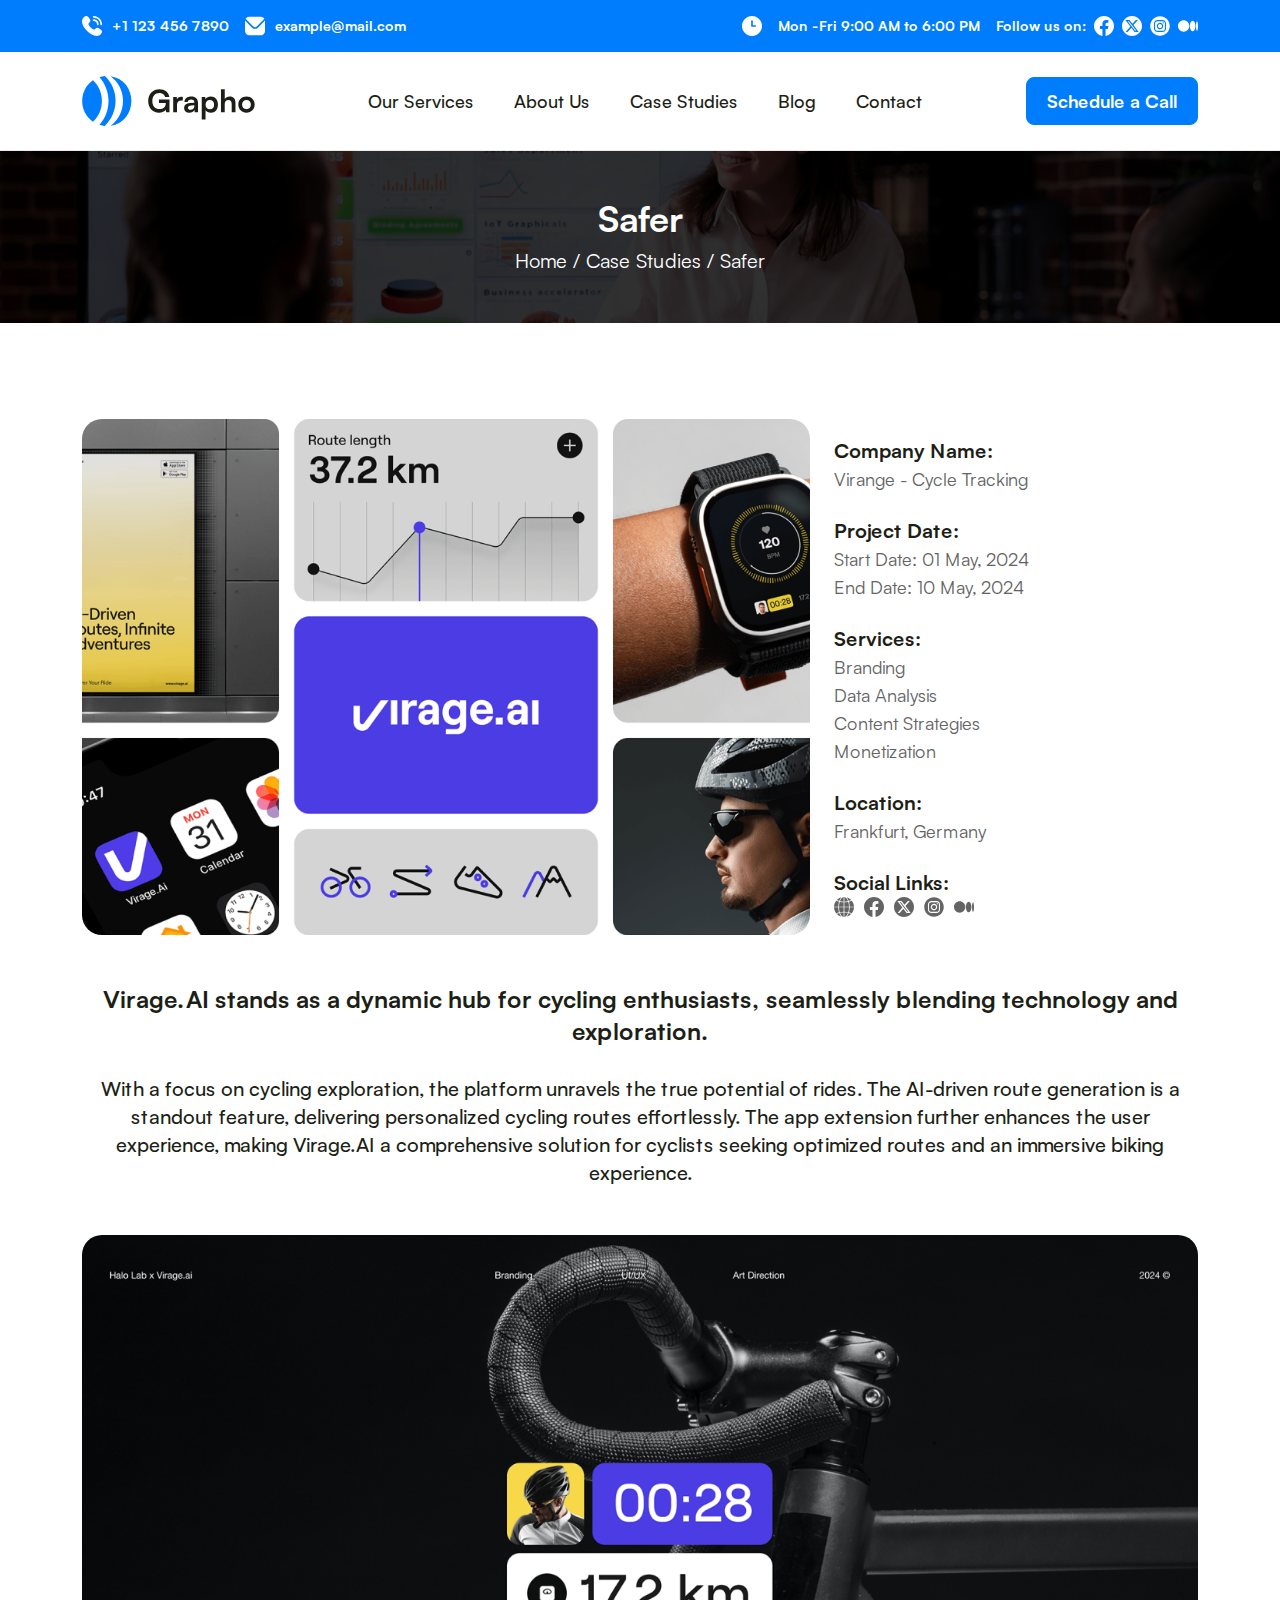
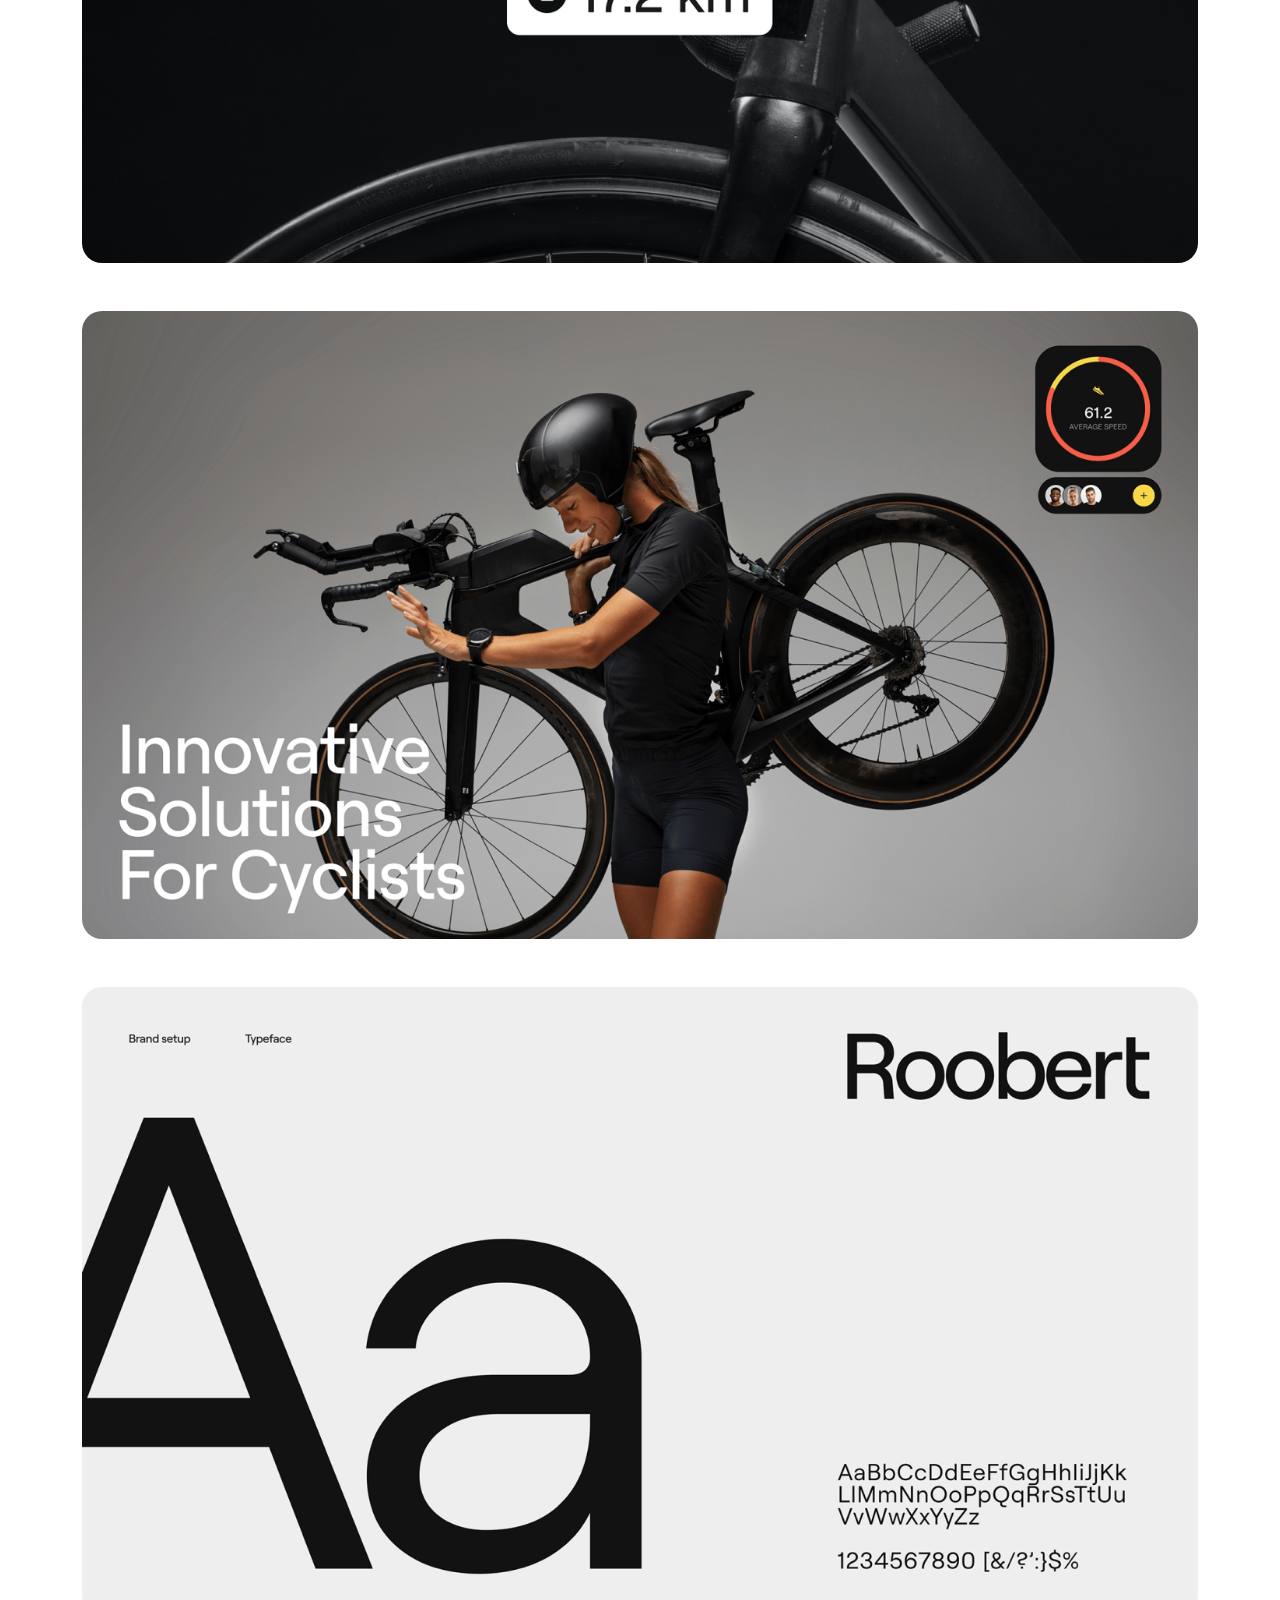
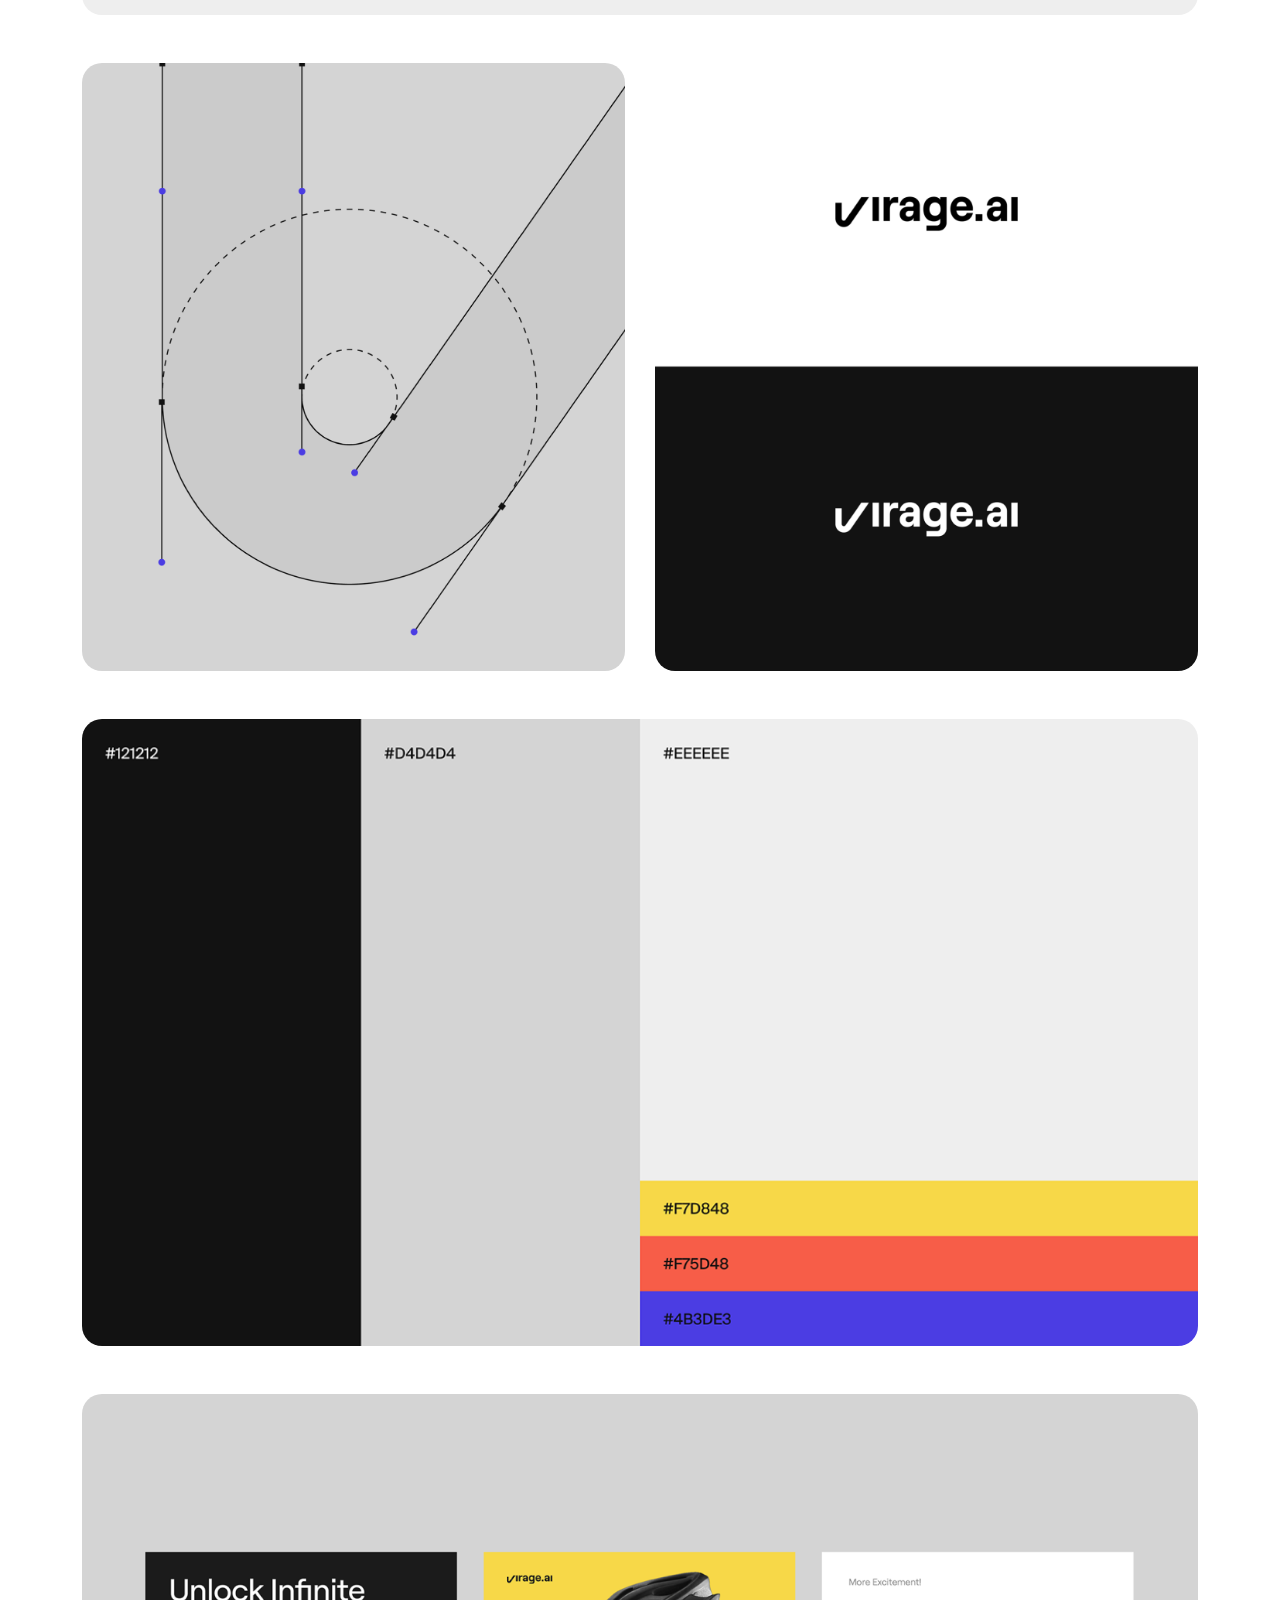
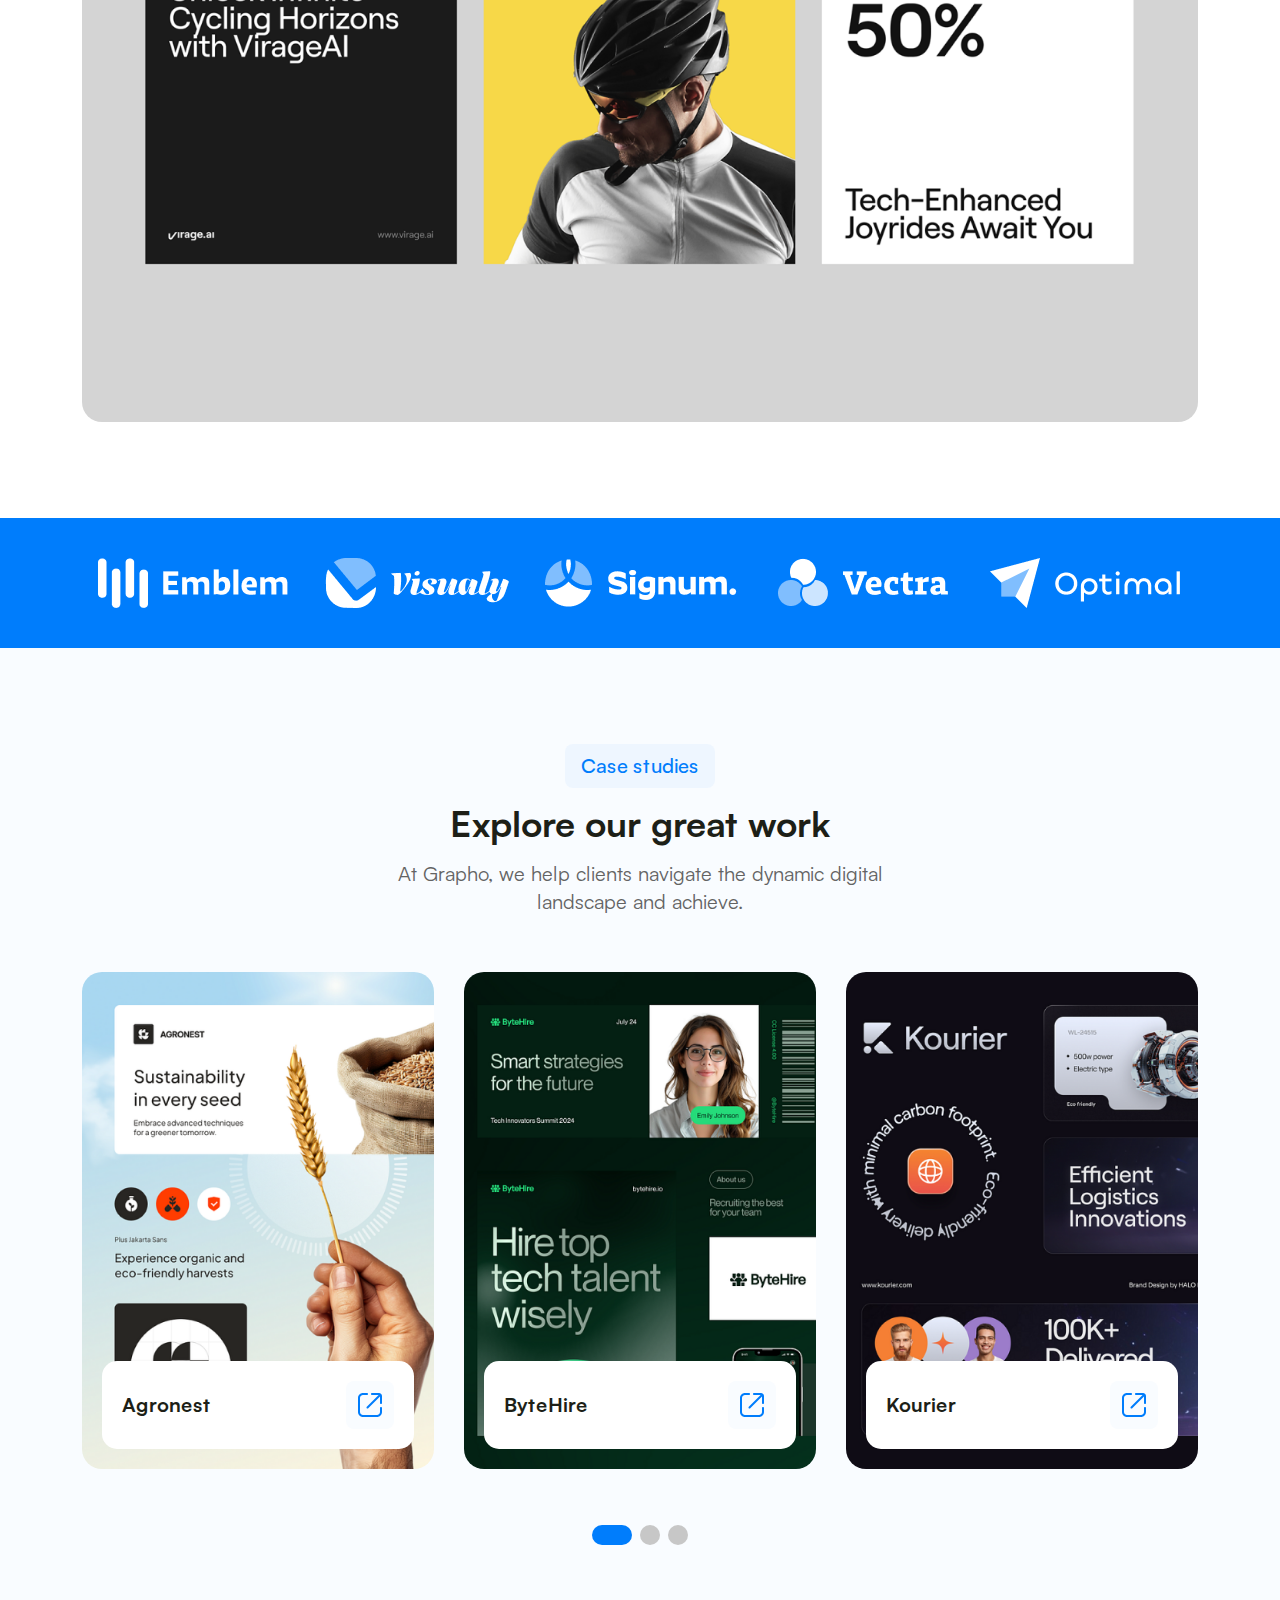
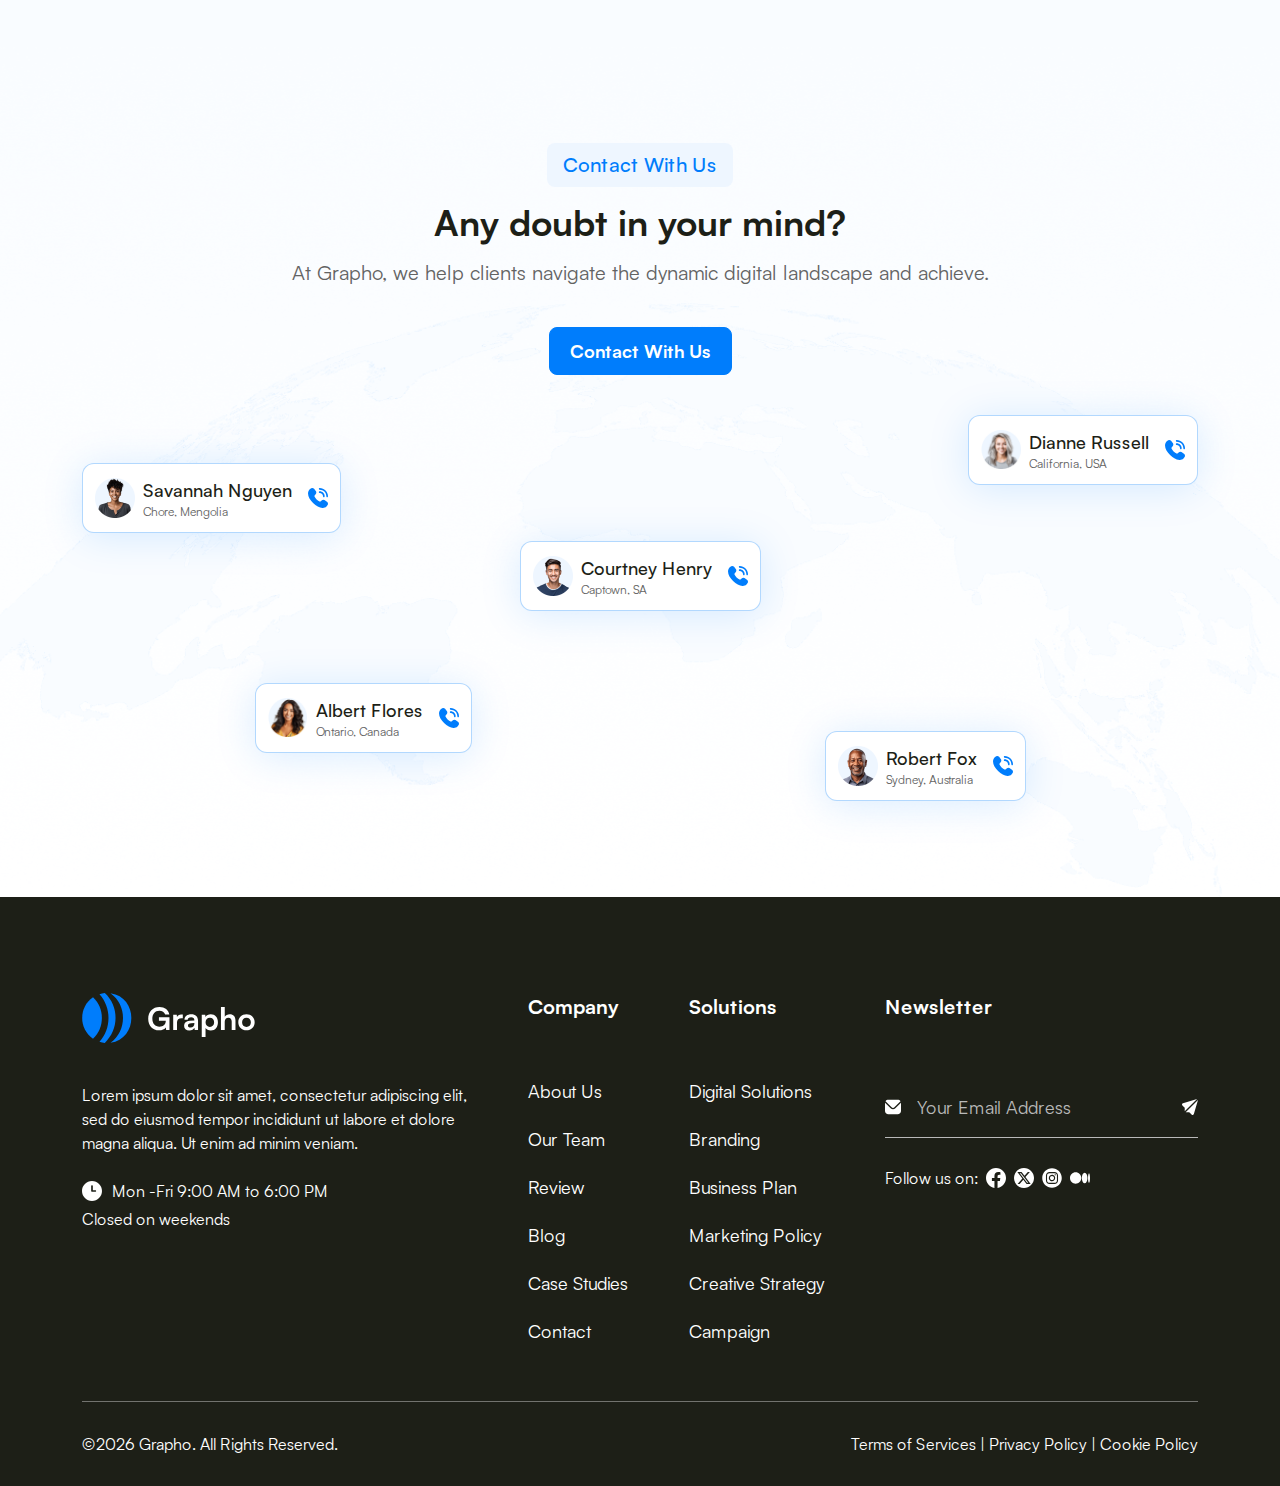
<file: case-studies-details.html>
<!doctype html>
<html>

<head>
    <meta charset="UTF-8">
    <meta name="viewport" content="width=device-width, initial-scale=1.0">
    <title>Grapho | Tailwind Template</title>
    <link rel="shortcut icon" href="assets/images/favicon.svg" type="image/svg">
    <script defer src="assets/js/alpine.js"></script>
    <link rel="stylesheet" href="assets/css/swiper-bundle.min.css">
    <link rel="stylesheet" href="assets/css/output.css">
</head>

<body>
    <div class="loader-wrapper">
        <div class="loader">
            <div class="square" id="sq1"></div>
            <div class="square" id="sq2"></div>
            <div class="square" id="sq3"></div>
            <div class="square" id="sq4"></div>
            <div class="square" id="sq5"></div>
            <div class="square" id="sq6"></div>
            <div class="square" id="sq7"></div>
            <div class="square" id="sq8"></div>
            <div class="square" id="sq9"></div>
        </div>
    </div>
    <a class="scroll-to-top size-10 grid place-items-center bg-blue fixed bottom-5 left-5 rounded-full z-20">
        <svg width="10" height="14" viewBox="0 0 10 14" fill="none" xmlns="http://www.w3.org/2000/svg">
            <path d="M1 5L5 1M5 1L9 5M5 1V13" stroke="white" stroke-width="1.5" stroke-linecap="round"
                stroke-linejoin="round" />
        </svg>
    </a>
    <div class="hidden sm:block topbar bg-blue py-4 text-white font-bold" >
        <div class="container">
            <div class="flex items-center justify-between flex-col gap-4 text-sm lg:flex-row">
                <div class="flex gap-4 items-center">
                    <a href="tel:+1 123 456 7890" class="flex gap-[10px] items-center">
                        <img src="assets/images/tel.svg" alt="">
                        +1 123 456 7890
                    </a>
                    <a href="mailto:example@mail.com" class="flex gap-[10px] items-center">
                        <img src="assets/images/mail.svg" alt="">
                        example@mail.com
                    </a>
                </div>
                <div class="flex gap-4 items-center justify-between 3xl:w-7/12 3xl:pl-10">
                    <div class="flex gap-4 items-center">
                        <img src="assets/images/clock.svg" alt="">
                        <span>Mon -Fri 9:00 AM to 6:00 PM</span>
                    </div>
                    <div class="flex gap-2 items-center">
                        <span>Follow us on:</span>
                        <a href="#"><img src="assets/images/fb.svg" alt=""></a>
                        <a href="#"><img src="assets/images/x.svg" alt=""></a>
                        <a href="#"><img src="assets/images/ig.svg" alt=""></a>
                        <a href="#"><img src="assets/images/medium.svg" alt=""></a>
                    </div>
                </div>
            </div>
        </div>
    </div>
    <header class="border-b border-[#EBEBEB] py-6 sticky top-0 bg-white z-20">
        <div class="container">
            <div class="flex items-center justify-between gap-2">
                <a href="index.html" class="max-w-48">
                    <img src="assets/images/dark-logo.svg" alt="Grapho">
                </a>
                <nav class="hidden lg:block">
                    <ul class="flex xl:text-lg font-medium">
                        <li><a class="block p-2 xl:px-5" href="our-service.html">Our Services</a></li>
                        <li><a class="block p-2 xl:px-5" href="about-us.html">About Us</a></li>
                        <li><a class="block p-2 xl:px-5" href="case-studies.html">Case Studies</a></li>
                        <li><a class="block p-2 xl:px-5" href="blog.html">Blog</a></li>
                        <li><a class="block p-2 xl:px-5" href="contact.html">Contact</a></li>
                    </ul>
                </nav>
                <div class="flex items-center gap-2 shrink-0">
                    <button x-data="{id:'modal-example'}" x-on:click="$dispatch('modal-overlay',{id})"
                        class="transition-colors min-h-12 min-w-12 sm:px-5 bg-blue grid place-content-center rounded-lg text-white font-bold lg:text-lg sm:hover:text-blue sm:hover:bg-white border border-blue">
                        <span class="sm:hidden"><img src="assets/images/tel.svg" alt=""></span>
                        <span class="hidden sm:block">Schedule a Call</span>
                    </button>
                    <button id="openBtn" class="lg:hidden rounded-lg size-12 bg-blue grid place-content-center">
                        <img src="assets/images/menu.svg" alt="">
                    </button>
                </div>
                <div id="offcanvasMenu" class="offcanvas fixed top-0 -left-full size-full bg-[#F9FCFF] z-20">
                    <div class="flex justify-end p-4">
                        <button id="closeBtn" class="text-white bg-blue p-3 rounded-lg focus:outline-none">
                            <svg class="h-6 w-6" fill="none" stroke="currentColor" viewBox="0 0 24 24"
                                xmlns="http://www.w3.org/2000/svg">
                                <path stroke-linecap="round" stroke-linejoin="round" stroke-width="2"
                                    d="M6 18L18 6M6 6l12 12"></path>
                            </svg>
                        </button>
                    </div>
                    <div class="p-4">
                        <nav>
                            <ul class="xl:text-lg font-medium">
                                <li><a class="block p-2 xl:px-5" href="our-service.html">Our Services</a></li>
                                <li><a class="block p-2 xl:px-5" href="about-us.html">About Us</a></li>
                                <li><a class="block p-2 xl:px-5" href="case-studies.html">Case Studies</a></li>
                                <li><a class="block p-2 xl:px-5" href="blog.html">Blog</a></li>
                                <li><a class="block p-2 xl:px-5" href="contact.html">Contact</a></li>
                            </ul>
                        </nav>
                    </div>
                </div>
            </div>
        </div>
    </header>
    <main>
        <section class="bread-crumb bg-props text-center py-10 lg:py-12 3xl:py-[74px] relative text-white">
            <div class="container relative z-10">
                <h1 class="text-3xl lg:text-4xl 3xl:text-5xl font-bold mb-2">Safer</h1>
                <h2 class="lg:text-lg xl:text-xl">Home / Case Studies / Safer</h2>
            </div>
            <div class="absolute bg-black bg-opacity-80 inset-0"></div>
        </section>
        <section class="py-14 lg:py-24 3xl:py-[120px]">
            <div class="container flex flex-col gap-6 lg:gap-12 3xl:gap-[60px]">
                <div class="flex flex-col md:flex-row gap-3 lg:gap-6 3xl:gap-[30px] items-center">
                    <div class="w-full md:w-8/12">
                        <div class="overflow-hidden rounded-[20px] aspect-[1.41/1]">
                            <img src="assets/images/safer-1.png" alt="" class="w-full h-full object-cover">
                        </div>
                    </div>
                    <div class="w-full md:w-4/12 flex flex-col gap-2 lg:gap-6 3xl:gap-[30px]">
                        <div class="flex flex-col 3xl:gap-[10px]">
                            <h2 class="text-lg xl:text-xl 2xl:text-2xl font-bold">Company Name:</h2>
                            <h3 class="text-[#636363] lg:text-lg 2xl:text-xl 3xl:text-[22px]">Virange - Cycle Tracking
                            </h3>
                        </div>
                        <div class="flex flex-col 3xl:gap-[10px]">
                            <h2 class="text-lg xl:text-xl 2xl:text-2xl font-bold">Project Date:</h2>
                            <h3 class="text-[#636363] lg:text-lg 2xl:text-xl 3xl:text-[22px]">Start Date: 01 May, 2024
                            </h3>
                            <h3 class="text-[#636363] lg:text-lg 2xl:text-xl 3xl:text-[22px]">End Date: 10 May, 2024
                            </h3>
                        </div>
                        <div class="flex flex-col 3xl:gap-[10px]">
                            <h2 class="text-lg xl:text-xl 2xl:text-2xl font-bold">Services:</h2>
                            <h3 class="text-[#636363] lg:text-lg 2xl:text-xl 3xl:text-[22px]">Branding</h3>
                            <h3 class="text-[#636363] lg:text-lg 2xl:text-xl 3xl:text-[22px]">Data Analysis</h3>
                            <h3 class="text-[#636363] lg:text-lg 2xl:text-xl 3xl:text-[22px]">Content Strategies</h3>
                            <h3 class="text-[#636363] lg:text-lg 2xl:text-xl 3xl:text-[22px]">Monetization</h3>
                        </div>
                        <div class="flex flex-col 3xl:gap-[10px]">
                            <h2 class="text-lg xl:text-xl 2xl:text-2xl font-bold">Location:</h2>
                            <h3 class="text-[#636363] lg:text-lg 2xl:text-xl 3xl:text-[22px]">Frankfurt, Germany</h3>
                        </div>
                        <div class="flex flex-col 3xl:gap-[10px]">
                            <h2 class="text-lg xl:text-xl 2xl:text-2xl font-bold">Social Links:</h2>
                            <div class="flex gap-[10px] items-center filter-gray">
                                <a href="#"><img src="assets/images/www.svg" alt=""></a>
                                <a href="#"><img src="assets/images/fb.svg" alt=""></a>
                                <a href="#"><img src="assets/images/x.svg" alt=""></a>
                                <a href="#"><img src="assets/images/ig.svg" alt=""></a>
                                <a href="#"><img src="assets/images/medium.svg" alt=""></a>
                            </div>
                        </div>
                    </div>
                </div>
                <div class="text-center">
                    <h4 class="text-xl lg:text-2xl 3xl:text-[32px] font-bold mb-7">
                        Virage.AI stands as a dynamic hub for cycling enthusiasts, seamlessly blending technology and
                        exploration.
                    </h4>
                    <p class="font-medium lg:text-lg xl:text-xl 3xl:text-2xl">
                        With a focus on cycling exploration, the platform unravels the true potential of rides. The
                        AI-driven route generation is a standout feature, delivering personalized cycling routes
                        effortlessly. The app extension further enhances the user experience, making Virage.AI a
                        comprehensive solution for cyclists seeking optimized routes and an immersive biking experience.
                    </p>
                </div>
                <div class="rounded-[20px] overflow-hidden aspect-video">
                    <img src="assets/images/safer-2.png" class="size-full object-cover" alt="">
                </div>
                <div class="rounded-[20px] overflow-hidden aspect-video">
                    <img src="assets/images/safer-3.png" class="size-full object-cover" alt="">
                </div>
                <div class="rounded-[20px] overflow-hidden aspect-video">
                    <img src="assets/images/safer-4.png" class="size-full object-cover" alt="">
                </div>
                <div class="flex gap-[30px]">
                    <div class="rounded-[20px] overflow-hidden aspect-[1/1.12]">
                        <img src="assets/images/safer-5.png" class="size-full object-cover" alt="">
                    </div>
                    <div class="rounded-[20px] overflow-hidden aspect-[1/1.12]">
                        <img src="assets/images/safer-6.png" class="size-full object-cover" alt="">
                    </div>
                </div>
                <div class="rounded-[20px] overflow-hidden aspect-video">
                    <img src="assets/images/safer-7.png" class="size-full object-cover" alt="">
                </div>
                <div class="rounded-[20px] overflow-hidden aspect-video">
                    <img src="assets/images/safer-8.png" class="size-full object-cover" alt="">
                </div>
            </div>
        </section>
        <section class="bg-blue py-10 text-center">
            <div class="container">
                <div class="swiper clientsSwiper">
                    <div class="swiper-wrapper">
                        <div class="swiper-slide">
                            <div>
                                <img src="assets/images/client1.png" alt="">
                            </div>
                        </div>
                        <div class="swiper-slide">
                            <div>
                                <img src="assets/images/client2.png" alt="">
                            </div>
                        </div>
                        <div class="swiper-slide">
                            <div>
                                <img src="assets/images/client3.png" alt="">
                            </div>
                        </div>
                        <div class="swiper-slide">
                            <div>
                                <img src="assets/images/client4.png" alt="">
                            </div>
                        </div>
                        <div class="swiper-slide">
                            <div>
                                <img src="assets/images/client5.png" alt="">
                            </div>
                        </div>
                        <div class="swiper-slide">
                            <div>
                                <img src="assets/images/client6.png" alt="">
                            </div>
                        </div>
                        <div class="swiper-slide">
                            <div>
                                <img src="assets/images/client1.png" alt="">
                            </div>
                        </div>
                    </div>
                </div>
            </div>
        </section>
        <section class="py-14 lg:py-24 3xl:py-[120px] bg-[#F9FCFF]">
            <div class="container">
                <div class="text-center">
                    <span
                        class="bg-[#EEF6FF] inline-block text-blue px-4 py-2 rounded-lg text-lg lg:text-xl 3xl:text-2xl font-medium">
                        Case studies
                    </span>
                    <h2 class="text-2xl lg:text-4xl 3xl:text-5xl font-bold 3xl:leading-normal my-4">
                        Explore our great work
                    </h2>
                    <p class="text-[#636363] lg:text-lg xl:text-xl mb-4 lg:mb-14">
                        At Grapho, we help clients navigate the dynamic digital <br class="hidden sm:block"> landscape
                        and achieve.
                    </p>
                </div>
                <div class="swiper workSwiper">
                    <div class="swiper-wrapper">
                        <div class="swiper-slide">
                            <div class="relative">
                                <img src="assets/images/work1.png" class="rounded-[20px] w-full" alt="">
                                <div
                                    class="absolute left-5 right-5 bottom-5 bg-white flex justify-between items-center font-bold text-lg xl:text-xl 2xl:text-2xl p-5 rounded-[15px]">
                                    <span>Agronest</span>
                                    <a href="case-studies-details.html" class="bg-[#F9FCFF] rounded-lg size-12 grid place-content-center">
                                        <img src="assets/images/share.svg" alt="">
                                    </a>
                                </div>
                            </div>
                        </div>
                        <div class="swiper-slide">
                            <div class="relative">
                                <img src="assets/images/work2.png" class="rounded-[20px] w-full" alt="">
                                <div
                                    class="absolute left-5 right-5 bottom-5 bg-white flex justify-between items-center font-bold text-lg xl:text-xl 2xl:text-2xl p-5 rounded-[15px]">
                                    <span>ByteHire</span>
                                    <a href="case-studies-details.html" class="bg-[#F9FCFF] rounded-lg size-12 grid place-content-center">
                                        <img src="assets/images/share.svg" alt="">
                                    </a>
                                </div>
                            </div>
                        </div>
                        <div class="swiper-slide">
                            <div class="relative">
                                <img src="assets/images/work3.png" class="rounded-[20px] w-full" alt="">
                                <div
                                    class="absolute left-5 right-5 bottom-5 bg-white flex justify-between items-center font-bold text-lg xl:text-xl 2xl:text-2xl p-5 rounded-[15px]">
                                    <span>Kourier</span>
                                    <a href="case-studies-details.html" class="bg-[#F9FCFF] rounded-lg size-12 grid place-content-center">
                                        <img src="assets/images/share.svg" alt="">
                                    </a>
                                </div>
                            </div>
                        </div>
                        <div class="swiper-slide">
                            <div class="relative">
                                <img src="assets/images/work2.png" class="rounded-[20px] w-full" alt="">
                                <div
                                    class="absolute left-5 right-5 bottom-5 bg-white flex justify-between items-center font-bold text-lg xl:text-xl 2xl:text-2xl p-5 rounded-[15px]">
                                    <span>ByteHire</span>
                                    <a href="case-studies-details.html" class="bg-[#F9FCFF] rounded-lg size-12 grid place-content-center">
                                        <img src="assets/images/share.svg" alt="">
                                    </a>
                                </div>
                            </div>
                        </div>
                        <div class="swiper-slide">
                            <div class="relative">
                                <img src="assets/images/work1.png" class="rounded-[20px] w-full" alt="">
                                <div
                                    class="absolute left-5 right-5 bottom-5 bg-white flex justify-between items-center font-bold text-lg xl:text-xl 2xl:text-2xl p-5 rounded-[15px]">
                                    <span>Agronest</span>
                                    <a href="case-studies-details.html" class="bg-[#F9FCFF] rounded-lg size-12 grid place-content-center">
                                        <img src="assets/images/share.svg" alt="">
                                    </a>
                                </div>
                            </div>
                        </div>
                    </div>
                    <div class="swiper-pagination static mt-6 sm:mt-14"></div>
                </div>
            </div>
        </section>
        <section class="py-14 lg:py-24 3xl:py-[120px] contact bg-props">
            <div class="container">
                <div class="text-center mb-10">
                    <span
                        class="bg-[#EEF6FF] inline-block text-blue px-4 py-2 rounded-lg text-lg lg:text-xl 3xl:text-2xl font-medium">
                        Contact With Us
                    </span>
                    <h2 class="text-2xl lg:text-4xl 3xl:text-5xl font-bold 3xl:leading-normal my-4">
                        Any doubt in your mind?
                    </h2>
                    <p class="text-[#636363] lg:text-lg xl:text-xl mb-4 lg:mb-10">
                        At Grapho, we help clients navigate the dynamic digital landscape and achieve.
                    </p>
                    <a href="contact.html" class="inline-block btn btn-blue px-5 py-2">Contact With Us</a>
                </div>
                <div class="flex flex-col justify-center items-center gap-2 3xl:w-10/12 mx-auto">
                    <div class="gap-2 flex flex-col sm:flex-row justify-between w-full">
                        <div
                            class="justify-between w-full md:size-fit border border-blue border-opacity-30 rounded-xl p-3 bg-white shadow-[0_4px_40px_0_rgba(0,125,252,.15)] flex gap-4 items-center md:mt-12">
                            <div class="flex items-center gap-2">
                                <div class="size-10 rounded-full">
                                    <img src="assets/images/avatar1.png" alt="">
                                </div>
                                <div>
                                    <h5 class="lg:text-lg font-medium">Savannah Nguyen</h5>
                                    <h6 class="text-[#636363] text-xs">Chore, Mengolia</h6>
                                </div>
                            </div>
                            <a href="tel:+12345678910"><img src="assets/images/tel-blue.svg" alt=""></a>
                        </div>
                        <div
                            class="justify-between w-full md:size-fit border border-blue border-opacity-30 rounded-xl p-3 bg-white shadow-[0_4px_40px_0_rgba(0,125,252,.15)] flex gap-4 items-center">
                            <div class="flex items-center gap-2">
                                <div class="size-10 rounded-full">
                                    <img src="assets/images/avatar2.png" alt="">
                                </div>
                                <div>
                                    <h5 class="lg:text-lg font-medium">Dianne Russell</h5>
                                    <h6 class="text-[#636363] text-xs">California, USA</h6>
                                </div>
                            </div>
                            <a href="tel:+12345678910"><img src="assets/images/tel-blue.svg" alt=""></a>
                        </div>
                    </div>
                    <div
                        class="justify-between w-full sm:size-fit border border-blue border-opacity-30 rounded-xl p-3 bg-white shadow-[0_4px_40px_0_rgba(0,125,252,.15)] flex gap-4 items-center">
                        <div class="flex items-center gap-2">
                            <div class="size-10 rounded-full">
                                <img src="assets/images/avatar3.png" alt="">
                            </div>
                            <div>
                                <h5 class="lg:text-lg font-medium">Courtney Henry</h5>
                                <h6 class="text-[#636363] text-xs">Captown, SA</h6>
                            </div>
                        </div>
                        <a href="tel:+12345678910"><img src="assets/images/tel-blue.svg" alt=""></a>
                    </div>
                    <div class="gap-2 flex flex-col sm:flex-row justify-around w-full md:mt-16">
                        <div
                            class="justify-between w-full md:size-fit border border-blue border-opacity-30 rounded-xl p-3 bg-white shadow-[0_4px_40px_0_rgba(0,125,252,.15)] flex gap-4 items-center">
                            <div class="flex items-center gap-2">
                                <div class="size-10 rounded-full">
                                    <img src="assets/images/avatar4.png" alt="">
                                </div>
                                <div>
                                    <h5 class="lg:text-lg font-medium">Albert Flores</h5>
                                    <h6 class="text-[#636363] text-xs">Ontario, Canada</h6>
                                </div>
                            </div>
                            <a href="tel:+12345678910"><img src="assets/images/tel-blue.svg" alt=""></a>
                        </div>
                        <div
                            class="justify-between w-full md:size-fit border border-blue border-opacity-30 rounded-xl p-3 bg-white shadow-[0_4px_40px_0_rgba(0,125,252,.15)] flex gap-4 items-center md:mt-12">
                            <div class="flex items-center gap-2">
                                <div class="size-10 rounded-full">
                                    <img src="assets/images/avatar5.png" alt="">
                                </div>
                                <div>
                                    <h5 class="lg:text-lg font-medium">Robert Fox</h5>
                                    <h6 class="text-[#636363] text-xs">Sydney, Australia</h6>
                                </div>
                            </div>
                            <a href="tel:+12345678910"><img src="assets/images/tel-blue.svg" alt=""></a>
                        </div>
                    </div>
                </div>
            </div>
        </section>
    </main>
    <footer class="bg-dark text-white pt-16 lg:pt-24 3xl:pt-[120px]">
        <div class="container">
            <div class="grid lg:flex justify-between gap-10 sm:grid-cols-2">
                <div>
                    <a href="index.html" class="max-w-48">
                        <img src="assets/images/logo-light.svg" alt="Grapho">
                    </a>
                    <p class="mt-10 mb-6">Lorem ipsum dolor sit amet, consectetur adipiscing elit,
                        <br class="hidden xl:block">
                        sed do eiusmod tempor incididunt ut labore et dolore
                        <br class="hidden xl:block">
                        magna aliqua. Ut enim ad minim veniam.
                    </p>
                    <div class="flex gap-[10px] items-center mb-1">
                        <img src="assets/images/clock.svg" alt="">
                        <span>Mon -Fri 9:00 AM to 6:00 PM</span>
                    </div>
                    <p>Closed on weekends</p>
                </div>
                <div  class="min-w-max">
                    <h3 class="font-bold text-xl 3xl:text-2xl mb-6 xl:mb-14">Company</h3>
                    <ul class="lg:text-lg flex flex-col gap-5">
                        <li><a href="about-us.html">About Us</a></li>
                        <li><a href="about-us.html#our-team">Our Team</a></li>
                        <li><a href="index.html#review">Review</a></li>
                        <li><a href="blog.html">Blog</a></li>
                        <li><a href="case-studies.html">Case Studies</a></li>
                        <li><a href="contact.html">Contact</a></li>
                    </ul>
                </div>
                <div class="min-w-max">
                    <h3 class="font-bold text-xl 3xl:text-2xl mb-6 xl:mb-14">Solutions</h3>
                    <ul class="lg:text-lg flex flex-col gap-5">
                        <li><a href="our-service.html">Digital Solutions</a></li>
                        <li><a href="our-service.html">Branding</a></li>
                        <li><a href="our-service.html">Business Plan</a></li>
                        <li><a href="our-service.html">Marketing Policy</a></li>
                        <li><a href="our-service.html">Creative Strategy</a></li>
                        <li><a href="our-service.html">Campaign</a></li>
                    </ul>
                </div>
                <div  class="min-w-max">
                    <h3 class="font-bold text-xl 3xl:text-2xl mb-6 xl:mb-14">Newsletter</h3>
                    <form class="border-b border-[#B9B9B9] flex items-center gap-4 py-4 mb-7">
                        <label for="email"><img src="assets/images/mail.svg" alt="mail"></label>
                        <input type="email" name="email" id="email" placeholder="Your Email Address" autocomplete="off"
                            class="w-full bg-transparent lg:text-lg placeholder:text-[#B9B9B9] outline-none 3xl:min-w-64">
                        <button type="submit" href="#"><img src="assets/images/send.svg" alt="send"></button>
                    </form>
                    <div class="flex gap-2 items-center">
                        <span>Follow us on:</span>
                        <a href="#"><img src="assets/images/fb.svg" alt=""></a>
                        <a href="#"><img src="assets/images/x.svg" alt=""></a>
                        <a href="#"><img src="assets/images/ig.svg" alt=""></a>
                        <a href="#"><img src="assets/images/medium.svg" alt=""></a>
                    </div>
                </div>
            </div>
            <div
                class="flex flex-wrap border-t border-[#C7C7C7] py-[30px] border-opacity-50 items-center justify-between text-sm sm:text-base mt-14">
                <a href="#">©<span id="year"></span> Grapho. All Rights Reserved.</a>
                <div>
                    <a href="#">Terms of Services</a>
                    |
                    <a href="#">Privacy Policy</a>
                    |
                    <a href="#">Cookie Policy</a>
                </div>
            </div>
        </div>
    </footer>
    <div class="flex items-center justify-center fixed inset-0 z-50 bg-black bg-opacity-80 backdrop-blur-sm"
        x-data="{modal:false}" x-show="modal"
        x-on:modal-overlay.window="if ($event.detail.id == 'modal-example') modal=true"
        x-transition:enter="transition ease-out duration-1000" x-transition:enter-start="opacity-0"
        x-transition:enter-end="opacity-100" x-transition:leave="transition ease-in duration-500"
        x-transition:leave-start="opacity-100" x-transition:leave-end="opacity-0">
        <div class="flex items-center justify-center p-2 sm:p-4 md:p-10 transition-all transform h-full" role="dialog"
            aria-modal="true" aria-labelledby="modal-headline" x-show="modal"
            x-transition:enter="transition ease-out duration-300"
            x-transition:enter-start="opacity-0 -translate-y-4 sm:translate-y-4"
            x-transition:enter-end="opacity-100 translate-y-0" x-transition:leave="transition ease-in duration-300"
            x-transition:leave-start="opacity-100 translate-y-0"
            x-transition:leave-end="opacity-0 -translate-y-4 sm:translate-y-4" x-on:click.away="modal=false">
            <div
                class="bg-white rounded sm:rounded-[20px] p-3 sm:p-6 text-center md:min-w-[682px] max-h-full overflow-y-auto call-modal">
                <div class="flex flex-col gap-3 lg:gap-6 3xl:gap-[30px]">
                    <h2 class="text-xl sm:text-2xl 3xl:text-3xl font-semibold">Schedule Call</h2>
                    <div class="flex flex-col gap-2 sm:gap-4">
                        <div class="flex gap-2 sm:gap-4">
                            <div
                                class="w-full flex border border-[#C7C7C7] rounded-xl p-2 sm:p-4 gap-1 sm:gap-2 items-center">
                                <img src="assets/images/user.svg" alt="">
                                <input type="text" name="name" id="name" placeholder="Your Name" autocomplete="off"
                                    class="placeholder:text-[#636363] outline-none w-full">
                            </div>
                            <div
                                class="w-full flex border border-[#C7C7C7] rounded-xl p-2 sm:p-4 gap-1 sm:gap-2 items-center">
                                <img src="assets/images/usa.png" alt="" class="hidden sm:block">
                                <div class="flex items-center">
                                    <select name="country" id="country" class="appearance-none outline-none"
                                        autocomplete="off">
                                        <option value="usa">+1</option>
                                        <option value="india">+91</option>
                                        <option value="uk">+44</option>
                                    </select>
                                    <svg width="10" height="6" viewBox="0 0 10 6" fill="none"
                                        xmlns="http://www.w3.org/2000/svg">
                                        <path
                                            d="M9.47256 0.973337C9.41058 0.910852 9.33685 0.861255 9.25561 0.827409C9.17437 0.793564 9.08723 0.776138 8.99923 0.776138C8.91122 0.776138 8.82408 0.793564 8.74284 0.827409C8.6616 0.861255 8.58787 0.910852 8.52589 0.973337L5.47256 4.02667C5.41058 4.08916 5.33685 4.13875 5.25561 4.1726C5.17437 4.20644 5.08723 4.22387 4.99923 4.22387C4.91122 4.22387 4.82408 4.20644 4.74284 4.1726C4.6616 4.13875 4.58787 4.08916 4.52589 4.02667L1.47256 0.973337C1.41058 0.910852 1.33685 0.861255 1.25561 0.827409C1.17437 0.793564 1.08723 0.776138 0.999226 0.776138C0.911218 0.776138 0.824081 0.793564 0.742842 0.827409C0.661602 0.861255 0.587868 0.910852 0.525893 0.973337C0.401726 1.09825 0.332031 1.26721 0.332031 1.44334C0.332031 1.61946 0.401726 1.78843 0.525893 1.91334L3.58589 4.97334C3.96089 5.34787 4.46922 5.55824 4.99923 5.55824C5.52923 5.55824 6.03756 5.34787 6.41256 4.97334L9.47256 1.91334C9.59673 1.78843 9.66642 1.61946 9.66642 1.44334C9.66642 1.26721 9.59673 1.09825 9.47256 0.973337Z"
                                            fill="#727272" />
                                    </svg>
                                </div>
                                |
                                <input type="number" name="number" id="number" placeholder="Phone Number"
                                    class="placeholder:text-[#636363] outline-none w-full">
                            </div>
                        </div>
                        <select name="services" id="services"
                            class="p-2 sm:p-4 border border-[#C7C7C7] rounded-xl w-full appearance-none outline-none">
                            <option value="-1">Choose services</option>
                            <option value="1">Service 1</option>
                            <option value="2">Service 2</option>
                            <option value="3">Service 3</option>
                        </select>
                    </div>
                    <div class="border-b-2 border-[#ECECEC]"></div>
                    <div>
                        <h3 class="font-medium text-lg text-start">Select date and time</h3>
                        <h4 class="text-[#727272] text-sm text-start">Your service will take
                            approximately 4 hours</h4>
                        <div class="grid grid-cols-4 sm:grid-cols-7 gap-1 md:gap-4 mt-3 sm:mt-6">
                            <div
                                class="p-2 sm:p-3 relative border-2 border-opacity-10 border-[#17233D] rounded w-full has-[input:checked]:border-2 has-[input:checked]:border-blue has-[input:checked]:bg-[#EEF6FF]">
                                <h5 class="text-[#727272] text-sm">Wed</h5>
                                <h6 class="font-bold lg:text-lg">01</h6>
                                <input type="radio" name="date" class="absolute inset-0 cursor-pointer appearance-none">
                            </div>
                            <div
                                class="p-2 sm:p-3 relative border-2 border-opacity-10 border-[#17233D] rounded w-full has-[input:checked]:border-2 has-[input:checked]:border-blue has-[input:checked]:bg-[#EEF6FF]">
                                <h5 class="text-[#727272] text-sm">Thu</h5>
                                <h6 class="font-bold lg:text-lg">02</h6>
                                <input type="radio" name="date" class="absolute inset-0 cursor-pointer appearance-none">
                            </div>
                            <div
                                class="p-2 sm:p-3 relative border-2 border-opacity-10 border-[#17233D] rounded w-full has-[input:checked]:border-2 has-[input:checked]:border-blue has-[input:checked]:bg-[#EEF6FF]">
                                <h5 class="text-[#727272] text-sm">Fri</h5>
                                <h6 class="font-bold lg:text-lg">03</h6>
                                <input type="radio" name="date" class="absolute inset-0 cursor-pointer appearance-none">
                            </div>
                            <div
                                class="p-2 sm:p-3 relative border-2 border-opacity-10 border-[#17233D] rounded w-full has-[input:checked]:border-2 has-[input:checked]:border-blue has-[input:checked]:bg-[#EEF6FF]">
                                <h5 class="text-[#727272] text-sm">Sat</h5>
                                <h6 class="font-bold lg:text-lg">04</h6>
                                <input type="radio" name="date" class="absolute inset-0 cursor-pointer appearance-none">
                            </div>
                            <div
                                class="p-2 sm:p-3 relative border-2 border-opacity-10 border-[#17233D] rounded w-full has-[input:checked]:border-2 has-[input:checked]:border-blue has-[input:checked]:bg-[#EEF6FF]">
                                <h5 class="text-[#727272] text-sm">Sun</h5>
                                <h6 class="font-bold lg:text-lg">05</h6>
                                <input type="radio" name="date" class="absolute inset-0 cursor-pointer appearance-none">
                            </div>
                            <div
                                class="p-2 sm:p-3 relative border-2 border-opacity-10 border-[#17233D] rounded w-full has-[input:checked]:border-2 has-[input:checked]:border-blue has-[input:checked]:bg-[#EEF6FF]">
                                <h5 class="text-[#727272] text-sm">Mon</h5>
                                <h6 class="font-bold lg:text-lg">06</h6>
                                <input type="radio" name="date" class="absolute inset-0 cursor-pointer appearance-none">
                            </div>
                            <div
                                class="p-2 sm:p-3 relative border-2 border-opacity-10 border-[#17233D] rounded w-full has-[input:checked]:border-2 has-[input:checked]:border-blue has-[input:checked]:bg-[#EEF6FF]">
                                <h5 class="text-[#727272] text-sm">Tue</h5>
                                <h6 class="font-bold lg:text-lg">07</h6>
                                <input type="radio" name="date" class="absolute inset-0 cursor-pointer appearance-none">
                            </div>
                        </div>
                    </div>
                    <div class="border-b-2 border-dashed border-[#ECECEC]"></div>
                    <div class="grid grid-cols-4 sm:grid-cols-5 gap-1 md:gap-4">
                        <div
                            class="p-3 relative border-2 border-opacity-10 border-[#17233D] rounded w-full has-[input:checked]:border-2 has-[input:checked]:border-blue has-[input:checked]:bg-[#EEF6FF]">
                            <h5 class="text-sm font-medium">9:30 AM</h5>
                            <input type="radio" name="time" class="absolute inset-0 cursor-pointer appearance-none">
                        </div>
                        <div
                            class="p-3 relative border-2 border-opacity-10 border-[#17233D] rounded w-full has-[input:checked]:border-2 has-[input:checked]:border-blue has-[input:checked]:bg-[#EEF6FF]">
                            <h5 class="text-sm font-medium">10:00 AM</h5>
                            <input type="radio" name="time" class="absolute inset-0 cursor-pointer appearance-none">
                        </div>
                        <div
                            class="p-3 relative border-2 border-opacity-10 border-[#17233D] rounded w-full has-[input:checked]:border-2 has-[input:checked]:border-blue has-[input:checked]:bg-[#EEF6FF]">
                            <h5 class="text-sm font-medium">10:30 AM</h5>
                            <input type="radio" name="time" class="absolute inset-0 cursor-pointer appearance-none">
                        </div>
                        <div
                            class="p-3 relative border-2 border-opacity-10 border-[#17233D] rounded w-full has-[input:checked]:border-2 has-[input:checked]:border-blue has-[input:checked]:bg-[#EEF6FF]">
                            <h5 class="text-sm font-medium">11:00 AM</h5>
                            <input type="radio" name="time" class="absolute inset-0 cursor-pointer appearance-none">
                        </div>
                        <div
                            class="p-3 relative border-2 border-opacity-10 border-[#17233D] rounded w-full has-[input:checked]:border-2 has-[input:checked]:border-blue has-[input:checked]:bg-[#EEF6FF]">
                            <h5 class="text-sm font-medium">11:30 AM</h5>
                            <input type="radio" name="time" class="absolute inset-0 cursor-pointer appearance-none">
                        </div>
                        <div
                            class="p-3 relative border-2 border-opacity-10 border-[#17233D] rounded w-full has-[input:checked]:border-2 has-[input:checked]:border-blue has-[input:checked]:bg-[#EEF6FF]">
                            <h5 class="text-sm font-medium">12:00 PM</h5>
                            <input type="radio" name="time" class="absolute inset-0 cursor-pointer appearance-none">
                        </div>
                        <div
                            class="p-3 relative border-2 border-opacity-10 border-[#17233D] rounded w-full has-[input:checked]:border-2 has-[input:checked]:border-blue has-[input:checked]:bg-[#EEF6FF]">
                            <h5 class="text-sm font-medium">12:30 PM</h5>
                            <input type="radio" name="time" class="absolute inset-0 cursor-pointer appearance-none">
                        </div>
                        <div
                            class="p-3 relative border-2 border-opacity-10 border-[#17233D] rounded w-full has-[input:checked]:border-2 has-[input:checked]:border-blue has-[input:checked]:bg-[#EEF6FF]">
                            <h5 class="text-sm font-medium">1:00 PM</h5>
                            <input type="radio" name="time" class="absolute inset-0 cursor-pointer appearance-none">
                        </div>
                        <div
                            class="p-3 relative border-2 border-opacity-10 border-[#17233D] rounded w-full has-[input:checked]:border-2 has-[input:checked]:border-blue has-[input:checked]:bg-[#EEF6FF]">
                            <h5 class="text-sm font-medium">1:30 PM</h5>
                            <input type="radio" name="time" class="absolute inset-0 cursor-pointer appearance-none">
                        </div>
                        <div
                            class="p-3 relative border-2 border-opacity-10 border-[#17233D] rounded w-full has-[input:checked]:border-2 has-[input:checked]:border-blue has-[input:checked]:bg-[#EEF6FF]">
                            <h5 class="text-sm font-medium">2:00 PM</h5>
                            <input type="radio" name="time" class="absolute inset-0 cursor-pointer appearance-none">
                        </div>
                        <div
                            class="p-3 relative border-2 border-opacity-10 border-[#17233D] rounded w-full has-[input:checked]:border-2 has-[input:checked]:border-blue has-[input:checked]:bg-[#EEF6FF]">
                            <h5 class="text-sm font-medium">2:30 PM</h5>
                            <input type="radio" name="time" class="absolute inset-0 cursor-pointer appearance-none">
                        </div>
                        <div
                            class="p-3 relative border-2 border-opacity-10 border-[#17233D] rounded w-full has-[input:checked]:border-2 has-[input:checked]:border-blue has-[input:checked]:bg-[#EEF6FF]">
                            <h5 class="text-sm font-medium">3:00 PM</h5>
                            <input type="radio" name="time" class="absolute inset-0 cursor-pointer appearance-none">
                        </div>
                        <div
                            class="p-3 relative border-2 border-opacity-10 border-[#17233D] rounded w-full has-[input:checked]:border-2 has-[input:checked]:border-blue has-[input:checked]:bg-[#EEF6FF]">
                            <h5 class="text-sm font-medium">3:30 PM</h5>
                            <input type="radio" name="time" class="absolute inset-0 cursor-pointer appearance-none">
                        </div>
                        <div
                            class="p-3 relative border-2 border-opacity-10 border-[#17233D] rounded w-full has-[input:checked]:border-2 has-[input:checked]:border-blue has-[input:checked]:bg-[#EEF6FF]">
                            <h5 class="text-sm font-medium">4:00 PM</h5>
                            <input type="radio" name="time" class="absolute inset-0 cursor-pointer appearance-none">
                        </div>
                        <div
                            class="p-3 relative border-2 border-opacity-10 border-[#17233D] rounded w-full has-[input:checked]:border-2 has-[input:checked]:border-blue has-[input:checked]:bg-[#EEF6FF]">
                            <h5 class="text-sm font-medium">4:30 PM</h5>
                            <input type="radio" name="time" class="absolute inset-0 cursor-pointer appearance-none">
                        </div>
                    </div>
                    <div class="flex gap-4">
                        <button class="btn btn-blue py-2 px-3 sm:min-w-52">Schedule Your
                            Call</button>
                        <button x-on:click="modal=false"
                            class="bg-black text-white rounded-lg lg:text-lg font-bold py-2 px-3 sm:min-w-52 border border-black hover:bg-white hover:text-black transition-colors">Cancel</button>
                    </div>
                </div>
            </div>
        </div>
    </div>
    <script src="assets/js/jquery.min.js"></script>
    <script src="assets/js/swiper-bundle.min.js"></script>
    <script src="assets/js/main.js"></script>
</body>

</html>
</file>
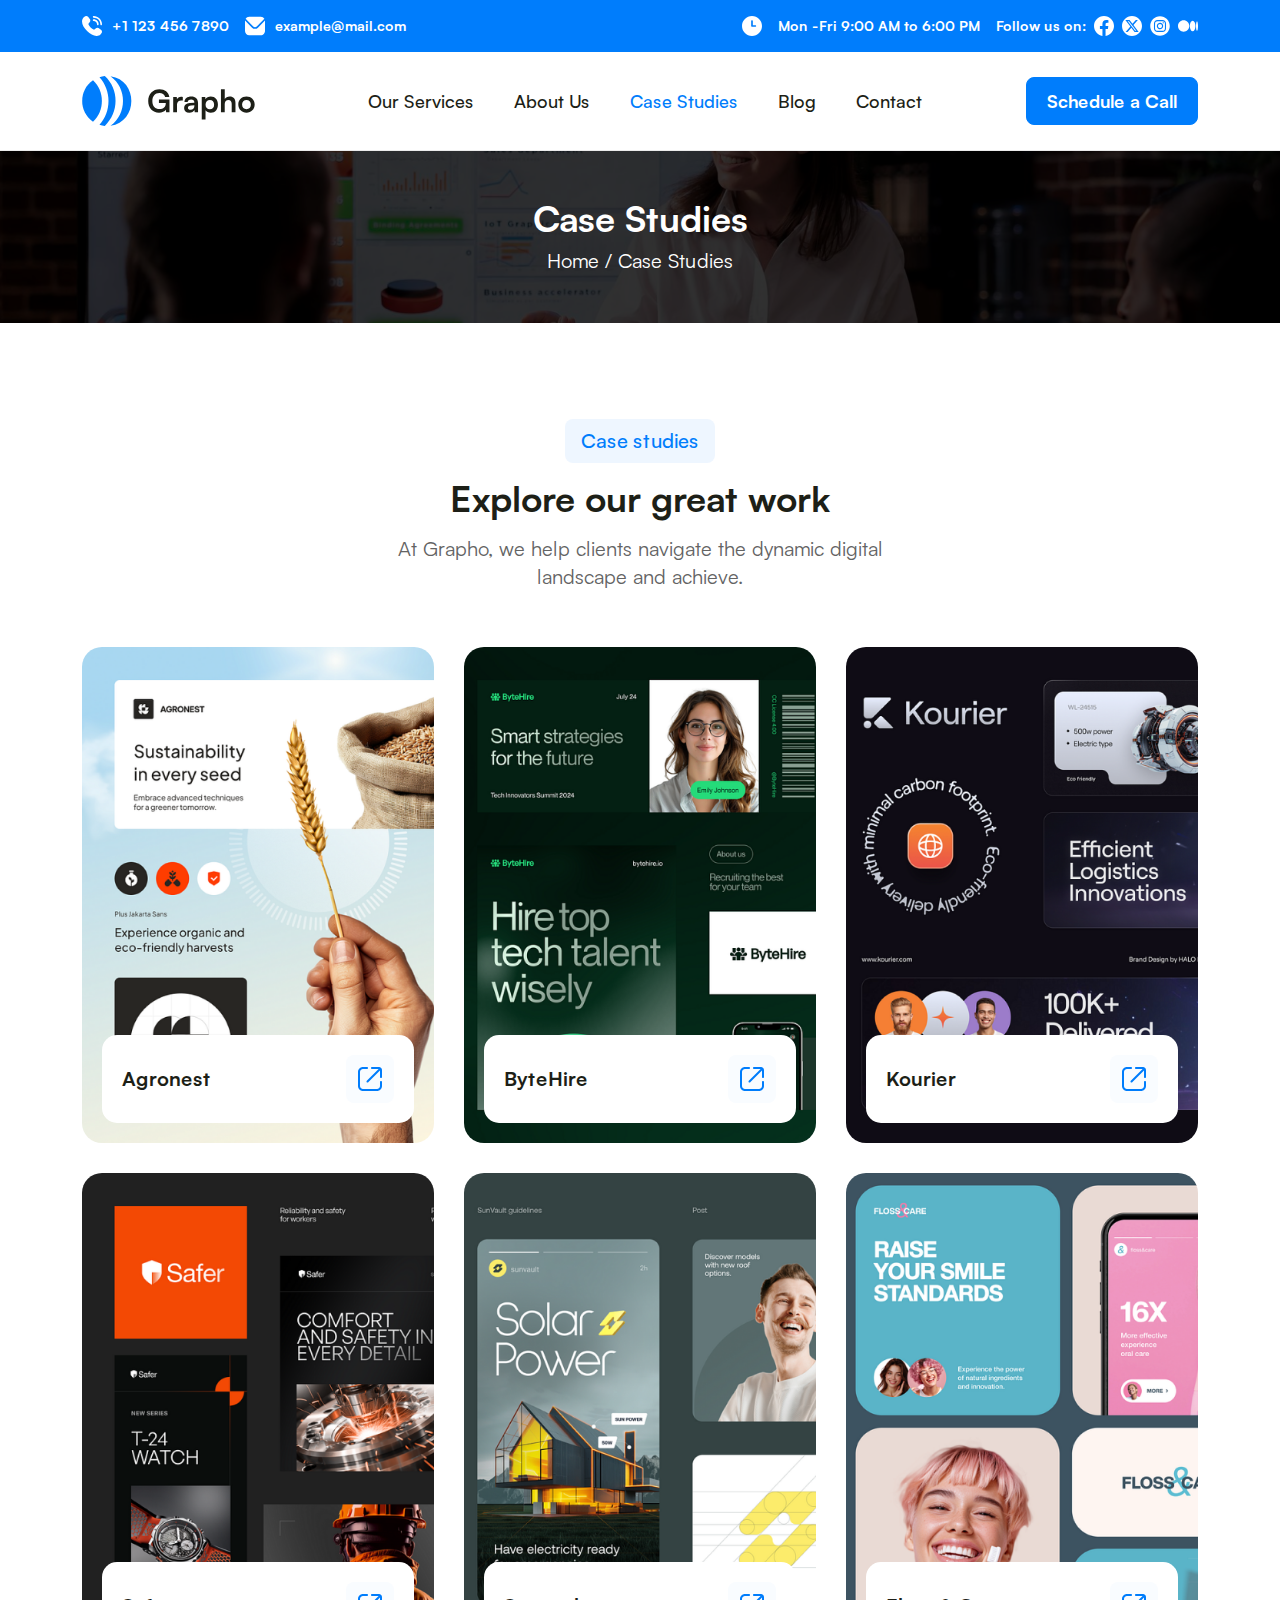
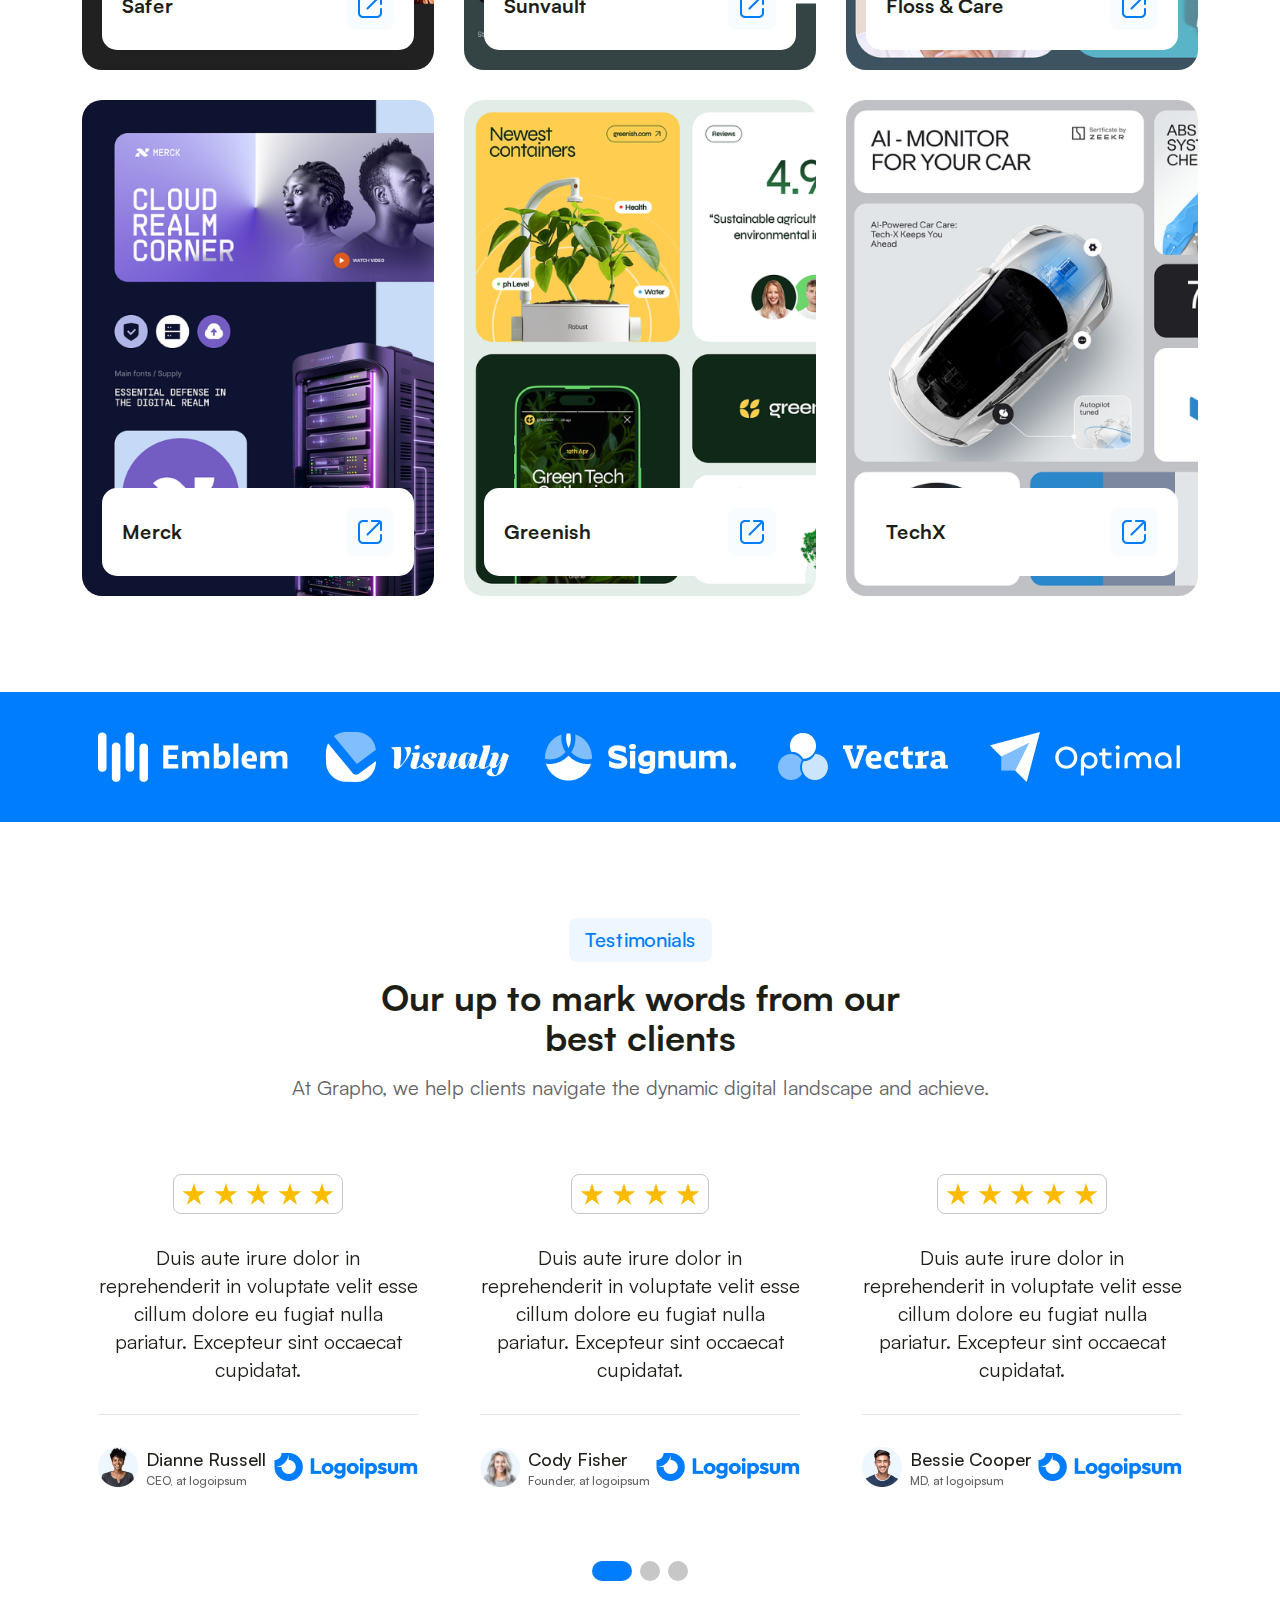
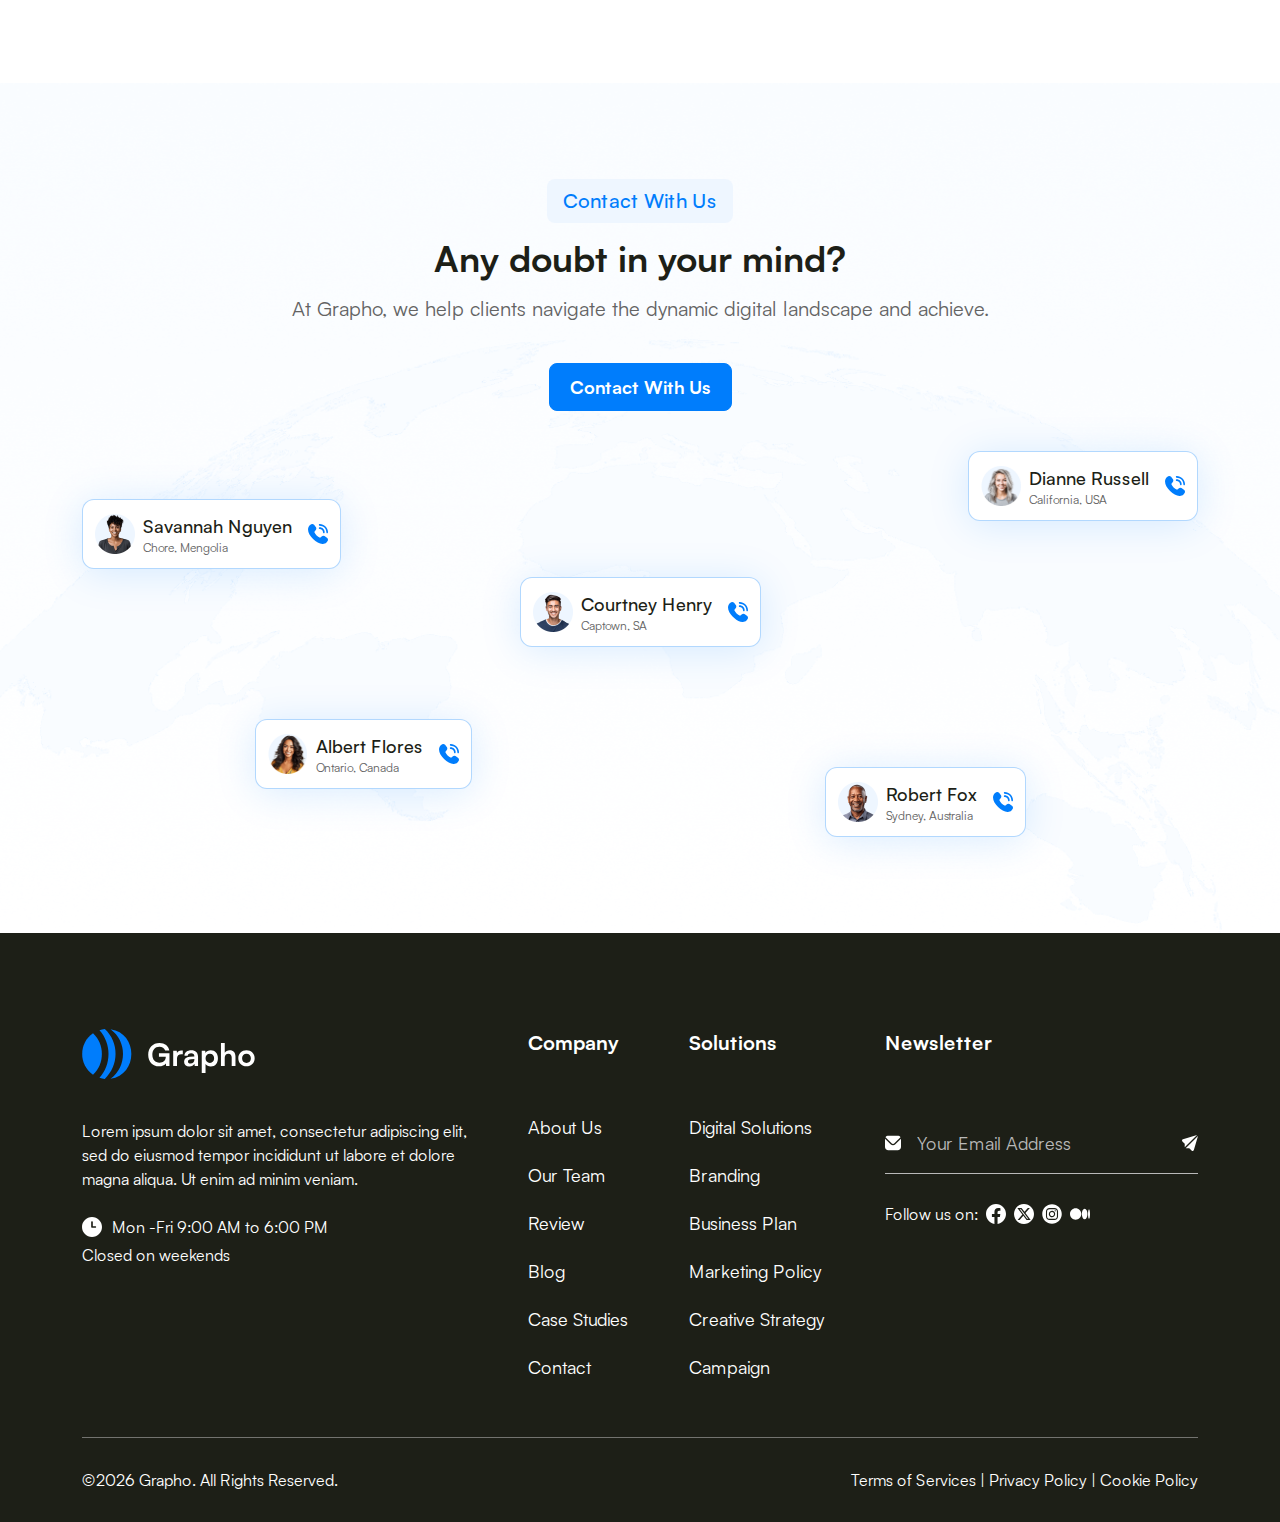
<file: case-studies.html>
<!doctype html>
<html>

<head>
    <meta charset="UTF-8">
    <meta name="viewport" content="width=device-width, initial-scale=1.0">
    <title>Grapho | Tailwind Template</title>
    <link rel="shortcut icon" href="assets/images/favicon.svg" type="image/svg">
    <script defer src="assets/js/alpine.js"></script>
    <link rel="stylesheet" href="assets/css/swiper-bundle.min.css">
    <link rel="stylesheet" href="assets/css/output.css">
</head>

<body>
    <div class="loader-wrapper">
        <div class="loader">
            <div class="square" id="sq1"></div>
            <div class="square" id="sq2"></div>
            <div class="square" id="sq3"></div>
            <div class="square" id="sq4"></div>
            <div class="square" id="sq5"></div>
            <div class="square" id="sq6"></div>
            <div class="square" id="sq7"></div>
            <div class="square" id="sq8"></div>
            <div class="square" id="sq9"></div>
        </div>
    </div>
    <a class="scroll-to-top size-10 grid place-items-center bg-blue fixed bottom-5 left-5 rounded-full z-20">
        <svg width="10" height="14" viewBox="0 0 10 14" fill="none" xmlns="http://www.w3.org/2000/svg">
            <path d="M1 5L5 1M5 1L9 5M5 1V13" stroke="white" stroke-width="1.5" stroke-linecap="round"
                stroke-linejoin="round" />
        </svg>
    </a>
    <div class="hidden sm:block topbar bg-blue py-4 text-white font-bold" >
        <div class="container">
            <div class="flex items-center justify-between flex-col gap-4 text-sm lg:flex-row">
                <div class="flex gap-4 items-center">
                    <a href="tel:+1 123 456 7890" class="flex gap-[10px] items-center">
                        <img src="assets/images/tel.svg" alt="">
                        +1 123 456 7890
                    </a>
                    <a href="mailto:example@mail.com" class="flex gap-[10px] items-center">
                        <img src="assets/images/mail.svg" alt="">
                        example@mail.com
                    </a>
                </div>
                <div class="flex gap-4 items-center justify-between 3xl:w-7/12 3xl:pl-10">
                    <div class="flex gap-4 items-center">
                        <img src="assets/images/clock.svg" alt="">
                        <span>Mon -Fri 9:00 AM to 6:00 PM</span>
                    </div>
                    <div class="flex gap-2 items-center">
                        <span>Follow us on:</span>
                        <a href="#"><img src="assets/images/fb.svg" alt=""></a>
                        <a href="#"><img src="assets/images/x.svg" alt=""></a>
                        <a href="#"><img src="assets/images/ig.svg" alt=""></a>
                        <a href="#"><img src="assets/images/medium.svg" alt=""></a>
                    </div>
                </div>
            </div>
        </div>
    </div>
    <header class="border-b border-[#EBEBEB] py-6 sticky top-0 bg-white z-20">
        <div class="container">
            <div class="flex items-center justify-between gap-2">
                <a href="index.html" class="max-w-48">
                    <img src="assets/images/dark-logo.svg" alt="Grapho">
                </a>
                <nav class="hidden lg:block">
                    <ul class="flex xl:text-lg font-medium">
                        <li><a class="block p-2 xl:px-5" href="our-service.html">Our Services</a></li>
                        <li><a class="block p-2 xl:px-5" href="about-us.html">About Us</a></li>
                        <li><a class="block p-2 xl:px-5 active text-blue" href="case-studies.html">Case Studies</a></li>
                        <li><a class="block p-2 xl:px-5" href="blog.html">Blog</a></li>
                        <li><a class="block p-2 xl:px-5" href="contact.html">Contact</a></li>
                    </ul>
                </nav>
                <div class="flex items-center gap-2 shrink-0">
                    <button x-data="{id:'modal-example'}" x-on:click="$dispatch('modal-overlay',{id})"
                        class="transition-colors min-h-12 min-w-12 sm:px-5 bg-blue grid place-content-center rounded-lg text-white font-bold lg:text-lg sm:hover:text-blue sm:hover:bg-white border border-blue">
                        <span class="sm:hidden"><img src="assets/images/tel.svg" alt=""></span>
                        <span class="hidden sm:block">Schedule a Call</span>
                    </button>
                    <button id="openBtn" class="lg:hidden rounded-lg size-12 bg-blue grid place-content-center">
                        <img src="assets/images/menu.svg" alt="">
                    </button>
                </div>
                <div id="offcanvasMenu" class="offcanvas fixed top-0 -left-full size-full bg-[#F9FCFF] z-20">
                    <div class="flex justify-end p-4">
                        <button id="closeBtn" class="text-white bg-blue p-3 rounded-lg focus:outline-none">
                            <svg class="h-6 w-6" fill="none" stroke="currentColor" viewBox="0 0 24 24"
                                xmlns="http://www.w3.org/2000/svg">
                                <path stroke-linecap="round" stroke-linejoin="round" stroke-width="2"
                                    d="M6 18L18 6M6 6l12 12"></path>
                            </svg>
                        </button>
                    </div>
                    <div class="p-4">
                        <nav>
                            <ul class="xl:text-lg font-medium">
                                <li><a class="block p-2 xl:px-5" href="our-service.html">Our Services</a></li>
                                <li><a class="block p-2 xl:px-5" href="about-us.html">About Us</a></li>
                                <li><a class="block p-2 xl:px-5 active text-blue" href="case-studies.html">Case Studies</a></li>
                                <li><a class="block p-2 xl:px-5" href="blog.html">Blog</a></li>
                                <li><a class="block p-2 xl:px-5" href="contact.html">Contact</a></li>
                            </ul>
                        </nav>
                    </div>
                </div>
            </div>
        </div>
    </header>
    <main>
        <section class="bread-crumb bg-props text-center py-10 lg:py-12 3xl:py-[74px] relative text-white">
            <div class="container relative z-10">
                <h1 class="text-3xl lg:text-4xl 3xl:text-5xl font-bold mb-2">Case Studies</h1>
                <h2 class="lg:text-lg xl:text-xl">Home / Case Studies</h2>
            </div>
            <div class="absolute bg-black bg-opacity-80 inset-0"></div>
        </section>
        <section class="py-14 lg:py-24 3xl:py-[120px]">
            <div class="container">
                <div class="text-center">
                    <span
                        class="bg-[#EEF6FF] inline-block text-blue px-4 py-2 rounded-lg text-lg lg:text-xl 3xl:text-2xl font-medium">
                        Case studies
                    </span>
                    <h2 class="text-2xl lg:text-4xl 3xl:text-5xl font-bold 3xl:leading-normal my-4">
                        Explore our great work
                    </h2>
                    <p class="text-[#636363] lg:text-lg xl:text-xl mb-4 lg:mb-14">
                        At Grapho, we help clients navigate the dynamic digital <br class="hidden sm:block"> landscape
                        and achieve.
                    </p>
                </div>
                <div class="grid md:grid-cols-2 xl:grid-cols-3 gap-3 md:gap-5 xl:gap-[30px]">
                    <div class="relative">
                        <img src="assets/images/work1.png" class="rounded-[20px] w-full" alt="">
                        <div
                            class="absolute left-5 right-5 bottom-5 bg-white flex justify-between items-center font-bold text-lg xl:text-xl 2xl:text-2xl p-5 rounded-[15px]">
                            <span>Agronest</span>
                            <a href="case-studies-details.html" class="bg-[#F9FCFF] rounded-lg size-12 grid place-content-center">
                                <img src="assets/images/share.svg" alt="">
                            </a>
                        </div>
                    </div>
                    <div class="relative">
                        <img src="assets/images/work2.png" class="rounded-[20px] w-full" alt="">
                        <div
                            class="absolute left-5 right-5 bottom-5 bg-white flex justify-between items-center font-bold text-lg xl:text-xl 2xl:text-2xl p-5 rounded-[15px]">
                            <span>ByteHire</span>
                            <a href="case-studies-details.html" class="bg-[#F9FCFF] rounded-lg size-12 grid place-content-center">
                                <img src="assets/images/share.svg" alt="">
                            </a>
                        </div>
                    </div>
                    <div class="relative">
                        <img src="assets/images/work3.png" class="rounded-[20px] w-full" alt="">
                        <div
                            class="absolute left-5 right-5 bottom-5 bg-white flex justify-between items-center font-bold text-lg xl:text-xl 2xl:text-2xl p-5 rounded-[15px]">
                            <span>Kourier</span>
                            <a href="case-studies-details.html" class="bg-[#F9FCFF] rounded-lg size-12 grid place-content-center">
                                <img src="assets/images/share.svg" alt="">
                            </a>
                        </div>
                    </div>
                    <div class="relative">
                        <img src="assets/images/work4.png" class="rounded-[20px] w-full" alt="">
                        <div
                            class="absolute left-5 right-5 bottom-5 bg-white flex justify-between items-center font-bold text-lg xl:text-xl 2xl:text-2xl p-5 rounded-[15px]">
                            <span>Safer</span>
                            <a href="case-studies-details.html" class="bg-[#F9FCFF] rounded-lg size-12 grid place-content-center">
                                <img src="assets/images/share.svg" alt="">
                            </a>
                        </div>
                    </div>
                    <div class="relative">
                        <img src="assets/images/work5.png" class="rounded-[20px] w-full" alt="">
                        <div
                            class="absolute left-5 right-5 bottom-5 bg-white flex justify-between items-center font-bold text-lg xl:text-xl 2xl:text-2xl p-5 rounded-[15px]">
                            <span>Sunvault</span>
                            <a href="case-studies-details.html" class="bg-[#F9FCFF] rounded-lg size-12 grid place-content-center">
                                <img src="assets/images/share.svg" alt="">
                            </a>
                        </div>
                    </div>
                    <div class="relative">
                        <img src="assets/images/work6.png" class="rounded-[20px] w-full" alt="">
                        <div
                            class="absolute left-5 right-5 bottom-5 bg-white flex justify-between items-center font-bold text-lg xl:text-xl 2xl:text-2xl p-5 rounded-[15px]">
                            <span>Floss & Care</span>
                            <a href="case-studies-details.html" class="bg-[#F9FCFF] rounded-lg size-12 grid place-content-center">
                                <img src="assets/images/share.svg" alt="">
                            </a>
                        </div>
                    </div>
                    <div class="relative">
                        <img src="assets/images/work7.png" class="rounded-[20px] w-full" alt="">
                        <div
                            class="absolute left-5 right-5 bottom-5 bg-white flex justify-between items-center font-bold text-lg xl:text-xl 2xl:text-2xl p-5 rounded-[15px]">
                            <span>Merck</span>
                            <a href="case-studies-details.html" class="bg-[#F9FCFF] rounded-lg size-12 grid place-content-center">
                                <img src="assets/images/share.svg" alt="">
                            </a>
                        </div>
                    </div>
                    <div class="relative">
                        <img src="assets/images/work8.png" class="rounded-[20px] w-full" alt="">
                        <div
                            class="absolute left-5 right-5 bottom-5 bg-white flex justify-between items-center font-bold text-lg xl:text-xl 2xl:text-2xl p-5 rounded-[15px]">
                            <span>Greenish</span>
                            <a href="case-studies-details.html" class="bg-[#F9FCFF] rounded-lg size-12 grid place-content-center">
                                <img src="assets/images/share.svg" alt="">
                            </a>
                        </div>
                    </div>
                    <div class="relative">
                        <img src="assets/images/work9.png" class="rounded-[20px] w-full" alt="">
                        <div
                            class="absolute left-5 right-5 bottom-5 bg-white flex justify-between items-center font-bold text-lg xl:text-xl 2xl:text-2xl p-5 rounded-[15px]">
                            <span>TechX</span>
                            <a href="case-studies-details.html" class="bg-[#F9FCFF] rounded-lg size-12 grid place-content-center">
                                <img src="assets/images/share.svg" alt="">
                            </a>
                        </div>
                    </div>
                </div>
        </section>
        <section class="bg-blue py-10 text-center">
            <div class="container">
                <div class="swiper clientsSwiper">
                    <div class="swiper-wrapper">
                        <div class="swiper-slide">
                            <div>
                                <img src="assets/images/client1.png" alt="">
                            </div>
                        </div>
                        <div class="swiper-slide">
                            <div>
                                <img src="assets/images/client2.png" alt="">
                            </div>
                        </div>
                        <div class="swiper-slide">
                            <div>
                                <img src="assets/images/client3.png" alt="">
                            </div>
                        </div>
                        <div class="swiper-slide">
                            <div>
                                <img src="assets/images/client4.png" alt="">
                            </div>
                        </div>
                        <div class="swiper-slide">
                            <div>
                                <img src="assets/images/client5.png" alt="">
                            </div>
                        </div>
                        <div class="swiper-slide">
                            <div>
                                <img src="assets/images/client6.png" alt="">
                            </div>
                        </div>
                        <div class="swiper-slide">
                            <div>
                                <img src="assets/images/client1.png" alt="">
                            </div>
                        </div>
                    </div>
                </div>
            </div>
        </section>
        <section class="py-14 lg:py-24 3xl:py-[120px]" id="review">
            <div class="container">
                <div class="text-center">
                    <span
                        class="bg-[#EEF6FF] inline-block text-blue px-4 py-2 rounded-lg text-lg lg:text-xl 3xl:text-2xl font-medium">
                        Testimonials
                    </span>
                    <h2 class="text-2xl lg:text-4xl 3xl:text-5xl font-bold 3xl:leading-normal my-4">
                        Our up to mark words from our <br class="hidden sm:block"> best clients
                    </h2>
                    <p class="text-[#636363] lg:text-lg xl:text-xl mb-4 lg:mb-14">
                        At Grapho, we help clients navigate the dynamic digital landscape and achieve.
                    </p>
                </div>
                <div class="swiper testimonialsSwiper text-center">
                    <div class="swiper-wrapper">
                        <div class="swiper-slide">
                            <div class="flex flex-col gap-[30px] p-4">
                                <div class="border border-[#C7C7C7] rounded-lg p-2 flex gap-2 w-fit mx-auto">
                                    <img src="assets/images/yellow-star.svg" alt="">
                                    <img src="assets/images/yellow-star.svg" alt="">
                                    <img src="assets/images/yellow-star.svg" alt="">
                                    <img src="assets/images/yellow-star.svg" alt="">
                                    <img src="assets/images/yellow-star.svg" alt="">
                                </div>
                                <p class="lg:text-lg xl:text-xl">
                                    Duis aute irure dolor in reprehenderit in voluptate velit esse cillum dolore eu
                                    fugiat nulla pariatur. Excepteur sint occaecat cupidatat.
                                </p>
                                <div class="border-b border-[#C7C7C7] border-opacity-50"></div>
                                <div class="flex justify-between items-center">
                                    <div class="flex items-center gap-2 font-medium text-start">
                                        <img src="assets/images/avatar1.png" alt="" width="40">
                                        <div>
                                            <h5 class="lg:text-lg">Dianne Russell</h5>
                                            <h6 class="text-xs text-[#636363]">CEO, at logoipsum</h6>
                                        </div>
                                    </div>
                                    <img src="assets/images/logoipsum.png" alt="">
                                </div>
                            </div>
                        </div>
                        <div class="swiper-slide">
                            <div class="flex flex-col gap-[30px] p-4">
                                <div class="border border-[#C7C7C7] rounded-lg p-2 flex gap-2 w-fit mx-auto">
                                    <img src="assets/images/yellow-star.svg" alt="">
                                    <img src="assets/images/yellow-star.svg" alt="">
                                    <img src="assets/images/yellow-star.svg" alt="">
                                    <img src="assets/images/yellow-star.svg" alt="">
                                </div>
                                <p class="lg:text-lg xl:text-xl">
                                    Duis aute irure dolor in reprehenderit in voluptate velit esse cillum dolore eu
                                    fugiat nulla pariatur. Excepteur sint occaecat cupidatat.
                                </p>
                                <div class="border-b border-[#C7C7C7] border-opacity-50"></div>
                                <div class="flex justify-between items-center">
                                    <div class="flex items-center gap-2 font-medium text-start">
                                        <img src="assets/images/avatar2.png" alt="" width="40">
                                        <div>
                                            <h5 class="lg:text-lg">Cody Fisher</h5>
                                            <h6 class="text-xs text-[#636363]">Founder, at logoipsum</h6>
                                        </div>
                                    </div>
                                    <img src="assets/images/logoipsum.png" alt="">
                                </div>
                            </div>
                        </div>
                        <div class="swiper-slide">
                            <div class="flex flex-col gap-[30px] p-4">
                                <div class="border border-[#C7C7C7] rounded-lg p-2 flex gap-2 w-fit mx-auto">
                                    <img src="assets/images/yellow-star.svg" alt="">
                                    <img src="assets/images/yellow-star.svg" alt="">
                                    <img src="assets/images/yellow-star.svg" alt="">
                                    <img src="assets/images/yellow-star.svg" alt="">
                                    <img src="assets/images/yellow-star.svg" alt="">
                                </div>
                                <p class="lg:text-lg xl:text-xl">
                                    Duis aute irure dolor in reprehenderit in voluptate velit esse cillum dolore eu
                                    fugiat nulla pariatur. Excepteur sint occaecat cupidatat.
                                </p>
                                <div class="border-b border-[#C7C7C7] border-opacity-50"></div>
                                <div class="flex justify-between items-center">
                                    <div class="flex items-center gap-2 font-medium text-start">
                                        <img src="assets/images/avatar3.png" alt="" width="40">
                                        <div>
                                            <h5 class="lg:text-lg">Bessie Cooper</h5>
                                            <h6 class="text-xs text-[#636363]">MD, at logoipsum</h6>
                                        </div>
                                    </div>
                                    <img src="assets/images/logoipsum.png" alt="">
                                </div>
                            </div>
                        </div>
                        <div class="swiper-slide">
                            <div class="flex flex-col gap-[30px] p-4">
                                <div class="border border-[#C7C7C7] rounded-lg p-2 flex gap-2 w-fit mx-auto">
                                    <img src="assets/images/yellow-star.svg" alt="">
                                    <img src="assets/images/yellow-star.svg" alt="">
                                    <img src="assets/images/yellow-star.svg" alt="">
                                    <img src="assets/images/yellow-star.svg" alt="">
                                </div>
                                <p class="lg:text-lg xl:text-xl">
                                    Duis aute irure dolor in reprehenderit in voluptate velit esse cillum dolore eu
                                    fugiat nulla pariatur. Excepteur sint occaecat cupidatat.
                                </p>
                                <div class="border-b border-[#C7C7C7] border-opacity-50"></div>
                                <div class="flex justify-between items-center">
                                    <div class="flex items-center gap-2 font-medium text-start">
                                        <img src="assets/images/avatar2.png" alt="" width="40">
                                        <div>
                                            <h5 class="lg:text-lg">Cody Fisher</h5>
                                            <h6 class="text-xs text-[#636363]">Founder, at logoipsum</h6>
                                        </div>
                                    </div>
                                    <img src="assets/images/logoipsum.png" alt="">
                                </div>
                            </div>
                        </div>
                        <div class="swiper-slide">
                            <div class="flex flex-col gap-[30px] p-4">
                                <div class="border border-[#C7C7C7] rounded-lg p-2 flex gap-2 w-fit mx-auto">
                                    <img src="assets/images/yellow-star.svg" alt="">
                                    <img src="assets/images/yellow-star.svg" alt="">
                                    <img src="assets/images/yellow-star.svg" alt="">
                                    <img src="assets/images/yellow-star.svg" alt="">
                                    <img src="assets/images/yellow-star.svg" alt="">
                                </div>
                                <p class="lg:text-lg xl:text-xl">
                                    Duis aute irure dolor in reprehenderit in voluptate velit esse cillum dolore eu
                                    fugiat nulla pariatur. Excepteur sint occaecat cupidatat.
                                </p>
                                <div class="border-b border-[#C7C7C7] border-opacity-50"></div>
                                <div class="flex justify-between items-center">
                                    <div class="flex items-center gap-2 font-medium text-start">
                                        <img src="assets/images/avatar1.png" alt="" width="40">
                                        <div>
                                            <h5 class="lg:text-lg">Dianne Russell</h5>
                                            <h6 class="text-xs text-[#636363]">CEO, at logoipsum</h6>
                                        </div>
                                    </div>
                                    <img src="assets/images/logoipsum.png" alt="">
                                </div>
                            </div>
                        </div>
                    </div>
                    <div class="swiper-pagination static mt-6 sm:mt-14"></div>
                </div>
            </div>
        </section>
        <section class="py-14 lg:py-24 3xl:py-[120px] contact bg-props">
            <div class="container">
                <div class="text-center mb-10">
                    <span
                        class="bg-[#EEF6FF] inline-block text-blue px-4 py-2 rounded-lg text-lg lg:text-xl 3xl:text-2xl font-medium">
                        Contact With Us
                    </span>
                    <h2 class="text-2xl lg:text-4xl 3xl:text-5xl font-bold 3xl:leading-normal my-4">
                        Any doubt in your mind?
                    </h2>
                    <p class="text-[#636363] lg:text-lg xl:text-xl mb-4 lg:mb-10">
                        At Grapho, we help clients navigate the dynamic digital landscape and achieve.
                    </p>
                    <a href="contact.html" class="inline-block btn btn-blue px-5 py-2">Contact With Us</a>
                </div>
                <div class="flex flex-col justify-center items-center gap-2 3xl:w-10/12 mx-auto">
                    <div class="gap-2 flex flex-col sm:flex-row justify-between w-full">
                        <div
                            class="justify-between w-full md:size-fit border border-blue border-opacity-30 rounded-xl p-3 bg-white shadow-[0_4px_40px_0_rgba(0,125,252,.15)] flex gap-4 items-center md:mt-12">
                            <div class="flex items-center gap-2">
                                <div class="size-10 rounded-full">
                                    <img src="assets/images/avatar1.png" alt="">
                                </div>
                                <div>
                                    <h5 class="lg:text-lg font-medium">Savannah Nguyen</h5>
                                    <h6 class="text-[#636363] text-xs">Chore, Mengolia</h6>
                                </div>
                            </div>
                            <a href="tel:+12345678910"><img src="assets/images/tel-blue.svg" alt=""></a>
                        </div>
                        <div
                            class="justify-between w-full md:size-fit border border-blue border-opacity-30 rounded-xl p-3 bg-white shadow-[0_4px_40px_0_rgba(0,125,252,.15)] flex gap-4 items-center">
                            <div class="flex items-center gap-2">
                                <div class="size-10 rounded-full">
                                    <img src="assets/images/avatar2.png" alt="">
                                </div>
                                <div>
                                    <h5 class="lg:text-lg font-medium">Dianne Russell</h5>
                                    <h6 class="text-[#636363] text-xs">California, USA</h6>
                                </div>
                            </div>
                            <a href="tel:+12345678910"><img src="assets/images/tel-blue.svg" alt=""></a>
                        </div>
                    </div>
                    <div
                        class="justify-between w-full sm:size-fit border border-blue border-opacity-30 rounded-xl p-3 bg-white shadow-[0_4px_40px_0_rgba(0,125,252,.15)] flex gap-4 items-center">
                        <div class="flex items-center gap-2">
                            <div class="size-10 rounded-full">
                                <img src="assets/images/avatar3.png" alt="">
                            </div>
                            <div>
                                <h5 class="lg:text-lg font-medium">Courtney Henry</h5>
                                <h6 class="text-[#636363] text-xs">Captown, SA</h6>
                            </div>
                        </div>
                        <a href="tel:+12345678910"><img src="assets/images/tel-blue.svg" alt=""></a>
                    </div>
                    <div class="gap-2 flex flex-col sm:flex-row justify-around w-full md:mt-16">
                        <div
                            class="justify-between w-full md:size-fit border border-blue border-opacity-30 rounded-xl p-3 bg-white shadow-[0_4px_40px_0_rgba(0,125,252,.15)] flex gap-4 items-center">
                            <div class="flex items-center gap-2">
                                <div class="size-10 rounded-full">
                                    <img src="assets/images/avatar4.png" alt="">
                                </div>
                                <div>
                                    <h5 class="lg:text-lg font-medium">Albert Flores</h5>
                                    <h6 class="text-[#636363] text-xs">Ontario, Canada</h6>
                                </div>
                            </div>
                            <a href="tel:+12345678910"><img src="assets/images/tel-blue.svg" alt=""></a>
                        </div>
                        <div
                            class="justify-between w-full md:size-fit border border-blue border-opacity-30 rounded-xl p-3 bg-white shadow-[0_4px_40px_0_rgba(0,125,252,.15)] flex gap-4 items-center md:mt-12">
                            <div class="flex items-center gap-2">
                                <div class="size-10 rounded-full">
                                    <img src="assets/images/avatar5.png" alt="">
                                </div>
                                <div>
                                    <h5 class="lg:text-lg font-medium">Robert Fox</h5>
                                    <h6 class="text-[#636363] text-xs">Sydney, Australia</h6>
                                </div>
                            </div>
                            <a href="tel:+12345678910"><img src="assets/images/tel-blue.svg" alt=""></a>
                        </div>
                    </div>
                </div>
            </div>
        </section>
    </main>
    <footer class="bg-dark text-white pt-16 lg:pt-24 3xl:pt-[120px]">
        <div class="container">
            <div class="grid lg:flex justify-between gap-10 sm:grid-cols-2">
                <div>
                    <a href="index.html" class="max-w-48">
                        <img src="assets/images/logo-light.svg" alt="Grapho">
                    </a>
                    <p class="mt-10 mb-6">Lorem ipsum dolor sit amet, consectetur adipiscing elit,
                        <br class="hidden xl:block">
                        sed do eiusmod tempor incididunt ut labore et dolore
                        <br class="hidden xl:block">
                        magna aliqua. Ut enim ad minim veniam.
                    </p>
                    <div class="flex gap-[10px] items-center mb-1">
                        <img src="assets/images/clock.svg" alt="">
                        <span>Mon -Fri 9:00 AM to 6:00 PM</span>
                    </div>
                    <p>Closed on weekends</p>
                </div>
                <div  class="min-w-max">
                    <h3 class="font-bold text-xl 3xl:text-2xl mb-6 xl:mb-14">Company</h3>
                    <ul class="lg:text-lg flex flex-col gap-5">
                        <li><a href="about-us.html">About Us</a></li>
                        <li><a href="about-us.html#our-team">Our Team</a></li>
                        <li><a href="index.html#review">Review</a></li>
                        <li><a href="blog.html">Blog</a></li>
                        <li><a href="case-studies.html">Case Studies</a></li>
                        <li><a href="contact.html">Contact</a></li>
                    </ul>
                </div>
                <div class="min-w-max">
                    <h3 class="font-bold text-xl 3xl:text-2xl mb-6 xl:mb-14">Solutions</h3>
                    <ul class="lg:text-lg flex flex-col gap-5">
                        <li><a href="our-service.html">Digital Solutions</a></li>
                        <li><a href="our-service.html">Branding</a></li>
                        <li><a href="our-service.html">Business Plan</a></li>
                        <li><a href="our-service.html">Marketing Policy</a></li>
                        <li><a href="our-service.html">Creative Strategy</a></li>
                        <li><a href="our-service.html">Campaign</a></li>
                    </ul>
                </div>
                <div  class="min-w-max">
                    <h3 class="font-bold text-xl 3xl:text-2xl mb-6 xl:mb-14">Newsletter</h3>
                    <form class="border-b border-[#B9B9B9] flex items-center gap-4 py-4 mb-7">
                        <label for="email"><img src="assets/images/mail.svg" alt="mail"></label>
                        <input type="email" name="email" id="email" placeholder="Your Email Address" autocomplete="off"
                            class="w-full bg-transparent lg:text-lg placeholder:text-[#B9B9B9] outline-none 3xl:min-w-64">
                        <button type="submit" href="#"><img src="assets/images/send.svg" alt="send"></button>
                    </form>
                    <div class="flex gap-2 items-center">
                        <span>Follow us on:</span>
                        <a href="#"><img src="assets/images/fb.svg" alt=""></a>
                        <a href="#"><img src="assets/images/x.svg" alt=""></a>
                        <a href="#"><img src="assets/images/ig.svg" alt=""></a>
                        <a href="#"><img src="assets/images/medium.svg" alt=""></a>
                    </div>
                </div>
            </div>
            <div
                class="flex flex-wrap border-t border-[#C7C7C7] py-[30px] border-opacity-50 items-center justify-between text-sm sm:text-base mt-14">
                <a href="#">©<span id="year"></span> Grapho. All Rights Reserved.</a>
                <div>
                    <a href="#">Terms of Services</a>
                    |
                    <a href="#">Privacy Policy</a>
                    |
                    <a href="#">Cookie Policy</a>
                </div>
            </div>
        </div>
    </footer>
    <div class="flex items-center justify-center fixed inset-0 z-50 bg-black bg-opacity-80 backdrop-blur-sm"
        x-data="{modal:false}" x-show="modal"
        x-on:modal-overlay.window="if ($event.detail.id == 'modal-example') modal=true"
        x-transition:enter="transition ease-out duration-1000" x-transition:enter-start="opacity-0"
        x-transition:enter-end="opacity-100" x-transition:leave="transition ease-in duration-500"
        x-transition:leave-start="opacity-100" x-transition:leave-end="opacity-0">
        <div class="flex items-center justify-center p-2 sm:p-4 md:p-10 transition-all transform h-full" role="dialog"
            aria-modal="true" aria-labelledby="modal-headline" x-show="modal"
            x-transition:enter="transition ease-out duration-300"
            x-transition:enter-start="opacity-0 -translate-y-4 sm:translate-y-4"
            x-transition:enter-end="opacity-100 translate-y-0" x-transition:leave="transition ease-in duration-300"
            x-transition:leave-start="opacity-100 translate-y-0"
            x-transition:leave-end="opacity-0 -translate-y-4 sm:translate-y-4" x-on:click.away="modal=false">
            <div
                class="bg-white rounded sm:rounded-[20px] p-3 sm:p-6 text-center md:min-w-[682px] max-h-full overflow-y-auto call-modal">
                <div class="flex flex-col gap-3 lg:gap-6 3xl:gap-[30px]">
                    <h2 class="text-xl sm:text-2xl 3xl:text-3xl font-semibold">Schedule Call</h2>
                    <div class="flex flex-col gap-2 sm:gap-4">
                        <div class="flex gap-2 sm:gap-4">
                            <div
                                class="w-full flex border border-[#C7C7C7] rounded-xl p-2 sm:p-4 gap-1 sm:gap-2 items-center">
                                <img src="assets/images/user.svg" alt="">
                                <input type="text" name="name" id="name" placeholder="Your Name" autocomplete="off"
                                    class="placeholder:text-[#636363] outline-none w-full">
                            </div>
                            <div
                                class="w-full flex border border-[#C7C7C7] rounded-xl p-2 sm:p-4 gap-1 sm:gap-2 items-center">
                                <img src="assets/images/usa.png" alt="" class="hidden sm:block">
                                <div class="flex items-center">
                                    <select name="country" id="country" class="appearance-none outline-none"
                                        autocomplete="off">
                                        <option value="usa">+1</option>
                                        <option value="india">+91</option>
                                        <option value="uk">+44</option>
                                    </select>
                                    <svg width="10" height="6" viewBox="0 0 10 6" fill="none"
                                        xmlns="http://www.w3.org/2000/svg">
                                        <path
                                            d="M9.47256 0.973337C9.41058 0.910852 9.33685 0.861255 9.25561 0.827409C9.17437 0.793564 9.08723 0.776138 8.99923 0.776138C8.91122 0.776138 8.82408 0.793564 8.74284 0.827409C8.6616 0.861255 8.58787 0.910852 8.52589 0.973337L5.47256 4.02667C5.41058 4.08916 5.33685 4.13875 5.25561 4.1726C5.17437 4.20644 5.08723 4.22387 4.99923 4.22387C4.91122 4.22387 4.82408 4.20644 4.74284 4.1726C4.6616 4.13875 4.58787 4.08916 4.52589 4.02667L1.47256 0.973337C1.41058 0.910852 1.33685 0.861255 1.25561 0.827409C1.17437 0.793564 1.08723 0.776138 0.999226 0.776138C0.911218 0.776138 0.824081 0.793564 0.742842 0.827409C0.661602 0.861255 0.587868 0.910852 0.525893 0.973337C0.401726 1.09825 0.332031 1.26721 0.332031 1.44334C0.332031 1.61946 0.401726 1.78843 0.525893 1.91334L3.58589 4.97334C3.96089 5.34787 4.46922 5.55824 4.99923 5.55824C5.52923 5.55824 6.03756 5.34787 6.41256 4.97334L9.47256 1.91334C9.59673 1.78843 9.66642 1.61946 9.66642 1.44334C9.66642 1.26721 9.59673 1.09825 9.47256 0.973337Z"
                                            fill="#727272" />
                                    </svg>
                                </div>
                                |
                                <input type="number" name="number" id="number" placeholder="Phone Number"
                                    class="placeholder:text-[#636363] outline-none w-full">
                            </div>
                        </div>
                        <select name="services" id="services"
                            class="p-2 sm:p-4 border border-[#C7C7C7] rounded-xl w-full appearance-none outline-none">
                            <option value="-1">Choose services</option>
                            <option value="1">Service 1</option>
                            <option value="2">Service 2</option>
                            <option value="3">Service 3</option>
                        </select>
                    </div>
                    <div class="border-b-2 border-[#ECECEC]"></div>
                    <div>
                        <h3 class="font-medium text-lg text-start">Select date and time</h3>
                        <h4 class="text-[#727272] text-sm text-start">Your service will take
                            approximately 4 hours</h4>
                        <div class="grid grid-cols-4 sm:grid-cols-7 gap-1 md:gap-4 mt-3 sm:mt-6">
                            <div
                                class="p-2 sm:p-3 relative border-2 border-opacity-10 border-[#17233D] rounded w-full has-[input:checked]:border-2 has-[input:checked]:border-blue has-[input:checked]:bg-[#EEF6FF]">
                                <h5 class="text-[#727272] text-sm">Wed</h5>
                                <h6 class="font-bold lg:text-lg">01</h6>
                                <input type="radio" name="date" class="absolute inset-0 cursor-pointer appearance-none">
                            </div>
                            <div
                                class="p-2 sm:p-3 relative border-2 border-opacity-10 border-[#17233D] rounded w-full has-[input:checked]:border-2 has-[input:checked]:border-blue has-[input:checked]:bg-[#EEF6FF]">
                                <h5 class="text-[#727272] text-sm">Thu</h5>
                                <h6 class="font-bold lg:text-lg">02</h6>
                                <input type="radio" name="date" class="absolute inset-0 cursor-pointer appearance-none">
                            </div>
                            <div
                                class="p-2 sm:p-3 relative border-2 border-opacity-10 border-[#17233D] rounded w-full has-[input:checked]:border-2 has-[input:checked]:border-blue has-[input:checked]:bg-[#EEF6FF]">
                                <h5 class="text-[#727272] text-sm">Fri</h5>
                                <h6 class="font-bold lg:text-lg">03</h6>
                                <input type="radio" name="date" class="absolute inset-0 cursor-pointer appearance-none">
                            </div>
                            <div
                                class="p-2 sm:p-3 relative border-2 border-opacity-10 border-[#17233D] rounded w-full has-[input:checked]:border-2 has-[input:checked]:border-blue has-[input:checked]:bg-[#EEF6FF]">
                                <h5 class="text-[#727272] text-sm">Sat</h5>
                                <h6 class="font-bold lg:text-lg">04</h6>
                                <input type="radio" name="date" class="absolute inset-0 cursor-pointer appearance-none">
                            </div>
                            <div
                                class="p-2 sm:p-3 relative border-2 border-opacity-10 border-[#17233D] rounded w-full has-[input:checked]:border-2 has-[input:checked]:border-blue has-[input:checked]:bg-[#EEF6FF]">
                                <h5 class="text-[#727272] text-sm">Sun</h5>
                                <h6 class="font-bold lg:text-lg">05</h6>
                                <input type="radio" name="date" class="absolute inset-0 cursor-pointer appearance-none">
                            </div>
                            <div
                                class="p-2 sm:p-3 relative border-2 border-opacity-10 border-[#17233D] rounded w-full has-[input:checked]:border-2 has-[input:checked]:border-blue has-[input:checked]:bg-[#EEF6FF]">
                                <h5 class="text-[#727272] text-sm">Mon</h5>
                                <h6 class="font-bold lg:text-lg">06</h6>
                                <input type="radio" name="date" class="absolute inset-0 cursor-pointer appearance-none">
                            </div>
                            <div
                                class="p-2 sm:p-3 relative border-2 border-opacity-10 border-[#17233D] rounded w-full has-[input:checked]:border-2 has-[input:checked]:border-blue has-[input:checked]:bg-[#EEF6FF]">
                                <h5 class="text-[#727272] text-sm">Tue</h5>
                                <h6 class="font-bold lg:text-lg">07</h6>
                                <input type="radio" name="date" class="absolute inset-0 cursor-pointer appearance-none">
                            </div>
                        </div>
                    </div>
                    <div class="border-b-2 border-dashed border-[#ECECEC]"></div>
                    <div class="grid grid-cols-4 sm:grid-cols-5 gap-1 md:gap-4">
                        <div
                            class="p-3 relative border-2 border-opacity-10 border-[#17233D] rounded w-full has-[input:checked]:border-2 has-[input:checked]:border-blue has-[input:checked]:bg-[#EEF6FF]">
                            <h5 class="text-sm font-medium">9:30 AM</h5>
                            <input type="radio" name="time" class="absolute inset-0 cursor-pointer appearance-none">
                        </div>
                        <div
                            class="p-3 relative border-2 border-opacity-10 border-[#17233D] rounded w-full has-[input:checked]:border-2 has-[input:checked]:border-blue has-[input:checked]:bg-[#EEF6FF]">
                            <h5 class="text-sm font-medium">10:00 AM</h5>
                            <input type="radio" name="time" class="absolute inset-0 cursor-pointer appearance-none">
                        </div>
                        <div
                            class="p-3 relative border-2 border-opacity-10 border-[#17233D] rounded w-full has-[input:checked]:border-2 has-[input:checked]:border-blue has-[input:checked]:bg-[#EEF6FF]">
                            <h5 class="text-sm font-medium">10:30 AM</h5>
                            <input type="radio" name="time" class="absolute inset-0 cursor-pointer appearance-none">
                        </div>
                        <div
                            class="p-3 relative border-2 border-opacity-10 border-[#17233D] rounded w-full has-[input:checked]:border-2 has-[input:checked]:border-blue has-[input:checked]:bg-[#EEF6FF]">
                            <h5 class="text-sm font-medium">11:00 AM</h5>
                            <input type="radio" name="time" class="absolute inset-0 cursor-pointer appearance-none">
                        </div>
                        <div
                            class="p-3 relative border-2 border-opacity-10 border-[#17233D] rounded w-full has-[input:checked]:border-2 has-[input:checked]:border-blue has-[input:checked]:bg-[#EEF6FF]">
                            <h5 class="text-sm font-medium">11:30 AM</h5>
                            <input type="radio" name="time" class="absolute inset-0 cursor-pointer appearance-none">
                        </div>
                        <div
                            class="p-3 relative border-2 border-opacity-10 border-[#17233D] rounded w-full has-[input:checked]:border-2 has-[input:checked]:border-blue has-[input:checked]:bg-[#EEF6FF]">
                            <h5 class="text-sm font-medium">12:00 PM</h5>
                            <input type="radio" name="time" class="absolute inset-0 cursor-pointer appearance-none">
                        </div>
                        <div
                            class="p-3 relative border-2 border-opacity-10 border-[#17233D] rounded w-full has-[input:checked]:border-2 has-[input:checked]:border-blue has-[input:checked]:bg-[#EEF6FF]">
                            <h5 class="text-sm font-medium">12:30 PM</h5>
                            <input type="radio" name="time" class="absolute inset-0 cursor-pointer appearance-none">
                        </div>
                        <div
                            class="p-3 relative border-2 border-opacity-10 border-[#17233D] rounded w-full has-[input:checked]:border-2 has-[input:checked]:border-blue has-[input:checked]:bg-[#EEF6FF]">
                            <h5 class="text-sm font-medium">1:00 PM</h5>
                            <input type="radio" name="time" class="absolute inset-0 cursor-pointer appearance-none">
                        </div>
                        <div
                            class="p-3 relative border-2 border-opacity-10 border-[#17233D] rounded w-full has-[input:checked]:border-2 has-[input:checked]:border-blue has-[input:checked]:bg-[#EEF6FF]">
                            <h5 class="text-sm font-medium">1:30 PM</h5>
                            <input type="radio" name="time" class="absolute inset-0 cursor-pointer appearance-none">
                        </div>
                        <div
                            class="p-3 relative border-2 border-opacity-10 border-[#17233D] rounded w-full has-[input:checked]:border-2 has-[input:checked]:border-blue has-[input:checked]:bg-[#EEF6FF]">
                            <h5 class="text-sm font-medium">2:00 PM</h5>
                            <input type="radio" name="time" class="absolute inset-0 cursor-pointer appearance-none">
                        </div>
                        <div
                            class="p-3 relative border-2 border-opacity-10 border-[#17233D] rounded w-full has-[input:checked]:border-2 has-[input:checked]:border-blue has-[input:checked]:bg-[#EEF6FF]">
                            <h5 class="text-sm font-medium">2:30 PM</h5>
                            <input type="radio" name="time" class="absolute inset-0 cursor-pointer appearance-none">
                        </div>
                        <div
                            class="p-3 relative border-2 border-opacity-10 border-[#17233D] rounded w-full has-[input:checked]:border-2 has-[input:checked]:border-blue has-[input:checked]:bg-[#EEF6FF]">
                            <h5 class="text-sm font-medium">3:00 PM</h5>
                            <input type="radio" name="time" class="absolute inset-0 cursor-pointer appearance-none">
                        </div>
                        <div
                            class="p-3 relative border-2 border-opacity-10 border-[#17233D] rounded w-full has-[input:checked]:border-2 has-[input:checked]:border-blue has-[input:checked]:bg-[#EEF6FF]">
                            <h5 class="text-sm font-medium">3:30 PM</h5>
                            <input type="radio" name="time" class="absolute inset-0 cursor-pointer appearance-none">
                        </div>
                        <div
                            class="p-3 relative border-2 border-opacity-10 border-[#17233D] rounded w-full has-[input:checked]:border-2 has-[input:checked]:border-blue has-[input:checked]:bg-[#EEF6FF]">
                            <h5 class="text-sm font-medium">4:00 PM</h5>
                            <input type="radio" name="time" class="absolute inset-0 cursor-pointer appearance-none">
                        </div>
                        <div
                            class="p-3 relative border-2 border-opacity-10 border-[#17233D] rounded w-full has-[input:checked]:border-2 has-[input:checked]:border-blue has-[input:checked]:bg-[#EEF6FF]">
                            <h5 class="text-sm font-medium">4:30 PM</h5>
                            <input type="radio" name="time" class="absolute inset-0 cursor-pointer appearance-none">
                        </div>
                    </div>
                    <div class="flex gap-4">
                        <button class="btn btn-blue py-2 px-3 sm:min-w-52">Schedule Your
                            Call</button>
                        <button x-on:click="modal=false"
                            class="bg-black text-white rounded-lg lg:text-lg font-bold py-2 px-3 sm:min-w-52 border border-black hover:bg-white hover:text-black transition-colors">Cancel</button>
                    </div>
                </div>
            </div>
        </div>
    </div>
    <script src="assets/js/jquery.min.js"></script>
    <script src="assets/js/swiper-bundle.min.js"></script>
    <script src="assets/js/main.js"></script>
</body>

</html>
</file>
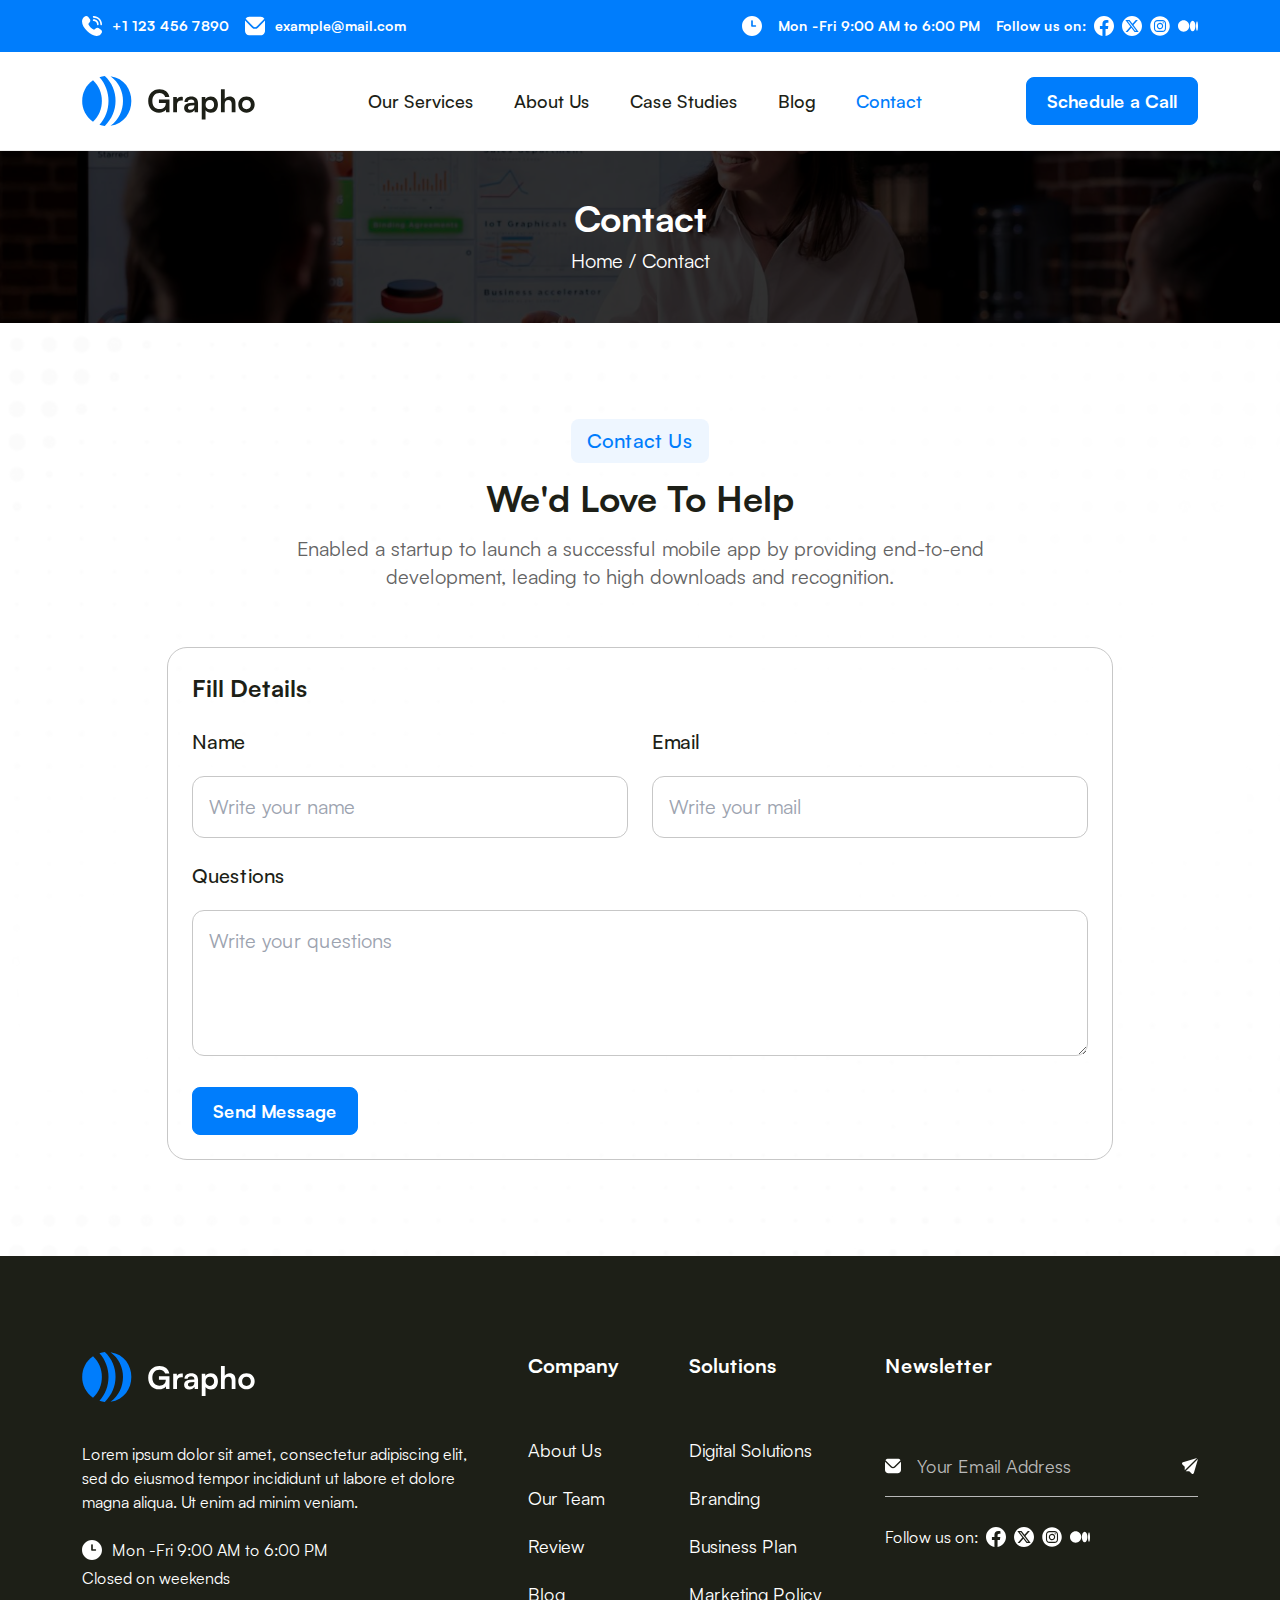
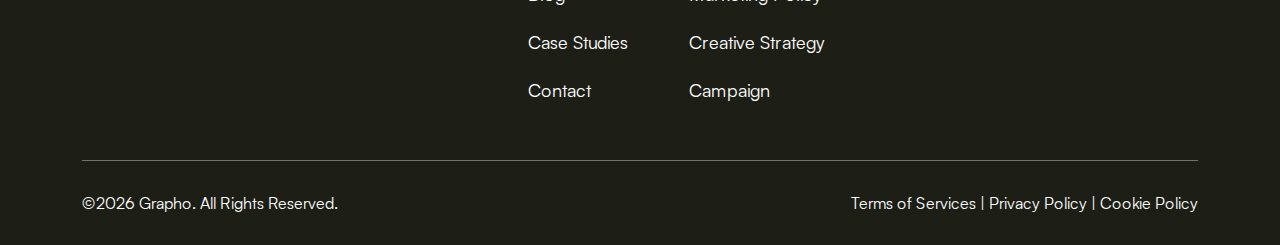
<file: contact.html>
<!doctype html>
<html>

<head>
    <meta charset="UTF-8">
    <meta name="viewport" content="width=device-width, initial-scale=1.0">
    <title>Grapho | Tailwind Template</title>
    <link rel="shortcut icon" href="assets/images/favicon.svg" type="image/svg">
    <script defer src="assets/js/alpine.js"></script>
    <link rel="stylesheet" href="assets/css/swiper-bundle.min.css">
    <link rel="stylesheet" href="assets/css/output.css">
</head>

<body>
    <div class="loader-wrapper">
        <div class="loader">
            <div class="square" id="sq1"></div>
            <div class="square" id="sq2"></div>
            <div class="square" id="sq3"></div>
            <div class="square" id="sq4"></div>
            <div class="square" id="sq5"></div>
            <div class="square" id="sq6"></div>
            <div class="square" id="sq7"></div>
            <div class="square" id="sq8"></div>
            <div class="square" id="sq9"></div>
        </div>
    </div>
    <a class="scroll-to-top size-10 grid place-items-center bg-blue fixed bottom-5 left-5 rounded-full z-20">
        <svg width="10" height="14" viewBox="0 0 10 14" fill="none" xmlns="http://www.w3.org/2000/svg">
            <path d="M1 5L5 1M5 1L9 5M5 1V13" stroke="white" stroke-width="1.5" stroke-linecap="round"
                stroke-linejoin="round" />
        </svg>
    </a>
    <div class="hidden sm:block topbar bg-blue py-4 text-white font-bold" >
        <div class="container">
            <div class="flex items-center justify-between flex-col gap-4 text-sm lg:flex-row">
                <div class="flex gap-4 items-center">
                    <a href="tel:+1 123 456 7890" class="flex gap-[10px] items-center">
                        <img src="assets/images/tel.svg" alt="">
                        +1 123 456 7890
                    </a>
                    <a href="mailto:example@mail.com" class="flex gap-[10px] items-center">
                        <img src="assets/images/mail.svg" alt="">
                        example@mail.com
                    </a>
                </div>
                <div class="flex gap-4 items-center justify-between 3xl:w-7/12 3xl:pl-10">
                    <div class="flex gap-4 items-center">
                        <img src="assets/images/clock.svg" alt="">
                        <span>Mon -Fri 9:00 AM to 6:00 PM</span>
                    </div>
                    <div class="flex gap-2 items-center">
                        <span>Follow us on:</span>
                        <a href="#"><img src="assets/images/fb.svg" alt=""></a>
                        <a href="#"><img src="assets/images/x.svg" alt=""></a>
                        <a href="#"><img src="assets/images/ig.svg" alt=""></a>
                        <a href="#"><img src="assets/images/medium.svg" alt=""></a>
                    </div>
                </div>
            </div>
        </div>
    </div>
    <header class="border-b border-[#EBEBEB] py-6 sticky top-0 bg-white z-20">
        <div class="container">
            <div class="flex items-center justify-between gap-2">
                <a href="index.html" class="max-w-48">
                    <img src="assets/images/dark-logo.svg" alt="Grapho">
                </a>
                <nav class="hidden lg:block">
                    <ul class="flex xl:text-lg font-medium">
                        <li><a class="block p-2 xl:px-5" href="our-service.html">Our Services</a></li>
                        <li><a class="block p-2 xl:px-5" href="about-us.html">About Us</a></li>
                        <li><a class="block p-2 xl:px-5" href="case-studies.html">Case Studies</a></li>
                        <li><a class="block p-2 xl:px-5" href="blog.html">Blog</a></li>
                        <li><a class="block p-2 xl:px-5 active text-blue" href="contact.html">Contact</a></li>
                    </ul>
                </nav>
                <div class="flex items-center gap-2 shrink-0">
                    <button x-data="{id:'modal-example'}" x-on:click="$dispatch('modal-overlay',{id})"
                        class="transition-colors min-h-12 min-w-12 sm:px-5 bg-blue grid place-content-center rounded-lg text-white font-bold lg:text-lg sm:hover:text-blue sm:hover:bg-white border border-blue">
                        <span class="sm:hidden"><img src="assets/images/tel.svg" alt=""></span>
                        <span class="hidden sm:block">Schedule a Call</span>
                    </button>
                    <button id="openBtn" class="lg:hidden rounded-lg size-12 bg-blue grid place-content-center">
                        <img src="assets/images/menu.svg" alt="">
                    </button>
                </div>
                <div id="offcanvasMenu" class="offcanvas fixed top-0 -left-full size-full bg-[#F9FCFF] z-20">
                    <div class="flex justify-end p-4">
                        <button id="closeBtn" class="text-white bg-blue p-3 rounded-lg focus:outline-none">
                            <svg class="h-6 w-6" fill="none" stroke="currentColor" viewBox="0 0 24 24"
                                xmlns="http://www.w3.org/2000/svg">
                                <path stroke-linecap="round" stroke-linejoin="round" stroke-width="2"
                                    d="M6 18L18 6M6 6l12 12"></path>
                            </svg>
                        </button>
                    </div>
                    <div class="p-4">
                        <nav>
                            <ul class="xl:text-lg font-medium">
                                <li><a class="block p-2 xl:px-5" href="our-service.html">Our Services</a></li>
                                <li><a class="block p-2 xl:px-5" href="about-us.html">About Us</a></li>
                                <li><a class="block p-2 xl:px-5" href="case-studies.html">Case Studies</a></li>
                                <li><a class="block p-2 xl:px-5" href="blog.html">Blog</a></li>
                                <li><a class="block p-2 xl:px-5 active text-blue" href="contact.html">Contact</a></li>
                            </ul>
                        </nav>
                    </div>
                </div>
            </div>
        </div>
    </header>
    <main>
        <section class="bread-crumb bg-props text-center py-10 lg:py-12 3xl:py-[74px] relative text-white">
            <div class="container relative z-10">
                <h1 class="text-3xl lg:text-4xl 3xl:text-5xl font-bold mb-2">Contact</h1>
                <h2 class="lg:text-lg xl:text-xl">Home / Contact</h2>
            </div>
            <div class="absolute bg-black bg-opacity-80 inset-0"></div>
        </section>
        <section class="hero bg-props py-16 lg:py-24 3xl:py-[120px]">
            <div class="container">
                <div class="text-center">
                    <span
                        class="bg-[#EEF6FF] inline-block text-blue px-4 py-2 rounded-lg text-lg lg:text-xl 3xl:text-2xl font-medium">
                        Contact Us
                    </span>
                    <h2 class="text-2xl lg:text-4xl 3xl:text-5xl font-bold 3xl:leading-normal my-4">
                        We'd Love To Help
                    </h2>
                    <p class="text-[#636363] lg:text-lg xl:text-xl mb-4 lg:mb-14">
                        Enabled a startup to launch a successful mobile app by providing end-to-end <br class="hidden md:block"> development, leading
                        to high downloads and recognition.
                    </p>
                </div>
                <form
                    class="border border-[#C7C7C7] rounded sm:rounded-[20px] p-6 flex flex-col gap-3 lg:gap-6 3xl:gap-[30px] max-w-[946px] mx-auto">
                    <h3 class="text-xl xl:text-2xl font-bold">Fill Details</h3>
                    <div class="grid md:grid-cols-2 gap-3 lg:gap-6 3xl:gap-[30px]">
                        <div class="lg:text-lg xl:text-xl">
                            <label for="name" class="font-medium mb-5 block">Name</label>
                            <input type="text" name="name" id="name" placeholder="Write your name"
                                class="w-full border border-[#C7C7C7] rounded sm:rounded-xl p-4" autocomplete="off">
                        </div>
                        <div class="lg:text-lg xl:text-xl">
                            <label for="email" class="font-medium mb-5 block">Email</label>
                            <input type="email" name="email" id="email" placeholder="Write your mail"
                                class="w-full border border-[#C7C7C7] rounded sm:rounded-xl p-4" autocomplete="off">
                        </div>
                    </div>
                    <div class="lg:text-lg xl:text-xl">
                        <label for="que" class="font-medium mb-5 block">Questions</label>
                        <textarea name="que" id="que" placeholder="Write your questions"
                            class="w-full border border-[#C7C7C7] rounded sm:rounded-xl p-4" rows="4"></textarea>
                    </div>
                    <button type="submit" class="btn btn-blue py-2 px-5 w-fit">Send Message</button>
                </form>
            </div>
        </section>
    </main>
    <footer class="bg-dark text-white pt-16 lg:pt-24 3xl:pt-[120px]">
        <div class="container">
            <div class="grid lg:flex justify-between gap-10 sm:grid-cols-2">
                <div>
                    <a href="index.html" class="max-w-48">
                        <img src="assets/images/logo-light.svg" alt="Grapho">
                    </a>
                    <p class="mt-10 mb-6">Lorem ipsum dolor sit amet, consectetur adipiscing elit,
                        <br class="hidden xl:block">
                        sed do eiusmod tempor incididunt ut labore et dolore
                        <br class="hidden xl:block">
                        magna aliqua. Ut enim ad minim veniam.
                    </p>
                    <div class="flex gap-[10px] items-center mb-1">
                        <img src="assets/images/clock.svg" alt="">
                        <span>Mon -Fri 9:00 AM to 6:00 PM</span>
                    </div>
                    <p>Closed on weekends</p>
                </div>
                <div  class="min-w-max">
                    <h3 class="font-bold text-xl 3xl:text-2xl mb-6 xl:mb-14">Company</h3>
                    <ul class="lg:text-lg flex flex-col gap-5">
                        <li><a href="about-us.html">About Us</a></li>
                        <li><a href="about-us.html#our-team">Our Team</a></li>
                        <li><a href="index.html#review">Review</a></li>
                        <li><a href="blog.html">Blog</a></li>
                        <li><a href="case-studies.html">Case Studies</a></li>
                        <li><a href="contact.html">Contact</a></li>
                    </ul>
                </div>
                <div class="min-w-max">
                    <h3 class="font-bold text-xl 3xl:text-2xl mb-6 xl:mb-14">Solutions</h3>
                    <ul class="lg:text-lg flex flex-col gap-5">
                        <li><a href="our-service.html">Digital Solutions</a></li>
                        <li><a href="our-service.html">Branding</a></li>
                        <li><a href="our-service.html">Business Plan</a></li>
                        <li><a href="our-service.html">Marketing Policy</a></li>
                        <li><a href="our-service.html">Creative Strategy</a></li>
                        <li><a href="our-service.html">Campaign</a></li>
                    </ul>
                </div>
                <div  class="min-w-max">
                    <h3 class="font-bold text-xl 3xl:text-2xl mb-6 xl:mb-14">Newsletter</h3>
                    <form class="border-b border-[#B9B9B9] flex items-center gap-4 py-4 mb-7">
                        <label for="email"><img src="assets/images/mail.svg" alt="mail"></label>
                        <input type="email" name="email" id="email" placeholder="Your Email Address" autocomplete="off"
                            class="w-full bg-transparent lg:text-lg placeholder:text-[#B9B9B9] outline-none 3xl:min-w-64">
                        <button type="submit" href="#"><img src="assets/images/send.svg" alt="send"></button>
                    </form>
                    <div class="flex gap-2 items-center">
                        <span>Follow us on:</span>
                        <a href="#"><img src="assets/images/fb.svg" alt=""></a>
                        <a href="#"><img src="assets/images/x.svg" alt=""></a>
                        <a href="#"><img src="assets/images/ig.svg" alt=""></a>
                        <a href="#"><img src="assets/images/medium.svg" alt=""></a>
                    </div>
                </div>
            </div>
            <div
                class="flex flex-wrap border-t border-[#C7C7C7] py-[30px] border-opacity-50 items-center justify-between text-sm sm:text-base mt-14">
                <a href="#">©<span id="year"></span> Grapho. All Rights Reserved.</a>
                <div>
                    <a href="#">Terms of Services</a>
                    |
                    <a href="#">Privacy Policy</a>
                    |
                    <a href="#">Cookie Policy</a>
                </div>
            </div>
        </div>
    </footer>
    <div class="flex items-center justify-center fixed inset-0 z-50 bg-black bg-opacity-80 backdrop-blur-sm"
        x-data="{modal:false}" x-show="modal"
        x-on:modal-overlay.window="if ($event.detail.id == 'modal-example') modal=true"
        x-transition:enter="transition ease-out duration-1000" x-transition:enter-start="opacity-0"
        x-transition:enter-end="opacity-100" x-transition:leave="transition ease-in duration-500"
        x-transition:leave-start="opacity-100" x-transition:leave-end="opacity-0">
        <div class="flex items-center justify-center p-2 sm:p-4 md:p-10 transition-all transform h-full" role="dialog"
            aria-modal="true" aria-labelledby="modal-headline" x-show="modal"
            x-transition:enter="transition ease-out duration-300"
            x-transition:enter-start="opacity-0 -translate-y-4 sm:translate-y-4"
            x-transition:enter-end="opacity-100 translate-y-0" x-transition:leave="transition ease-in duration-300"
            x-transition:leave-start="opacity-100 translate-y-0"
            x-transition:leave-end="opacity-0 -translate-y-4 sm:translate-y-4" x-on:click.away="modal=false">
            <div
                class="bg-white rounded sm:rounded-[20px] p-3 sm:p-6 text-center md:min-w-[682px] max-h-full overflow-y-auto call-modal">
                <div class="flex flex-col gap-3 lg:gap-6 3xl:gap-[30px]">
                    <h2 class="text-xl sm:text-2xl 3xl:text-3xl font-semibold">Schedule Call</h2>
                    <div class="flex flex-col gap-2 sm:gap-4">
                        <div class="flex gap-2 sm:gap-4">
                            <div
                                class="w-full flex border border-[#C7C7C7] rounded-xl p-2 sm:p-4 gap-1 sm:gap-2 items-center">
                                <img src="assets/images/user.svg" alt="">
                                <input type="text" name="name" id="name" placeholder="Your Name" autocomplete="off"
                                    class="placeholder:text-[#636363] outline-none w-full">
                            </div>
                            <div
                                class="w-full flex border border-[#C7C7C7] rounded-xl p-2 sm:p-4 gap-1 sm:gap-2 items-center">
                                <img src="assets/images/usa.png" alt="" class="hidden sm:block">
                                <div class="flex items-center">
                                    <select name="country" id="country" class="appearance-none outline-none"
                                        autocomplete="off">
                                        <option value="usa">+1</option>
                                        <option value="india">+91</option>
                                        <option value="uk">+44</option>
                                    </select>
                                    <svg width="10" height="6" viewBox="0 0 10 6" fill="none"
                                        xmlns="http://www.w3.org/2000/svg">
                                        <path
                                            d="M9.47256 0.973337C9.41058 0.910852 9.33685 0.861255 9.25561 0.827409C9.17437 0.793564 9.08723 0.776138 8.99923 0.776138C8.91122 0.776138 8.82408 0.793564 8.74284 0.827409C8.6616 0.861255 8.58787 0.910852 8.52589 0.973337L5.47256 4.02667C5.41058 4.08916 5.33685 4.13875 5.25561 4.1726C5.17437 4.20644 5.08723 4.22387 4.99923 4.22387C4.91122 4.22387 4.82408 4.20644 4.74284 4.1726C4.6616 4.13875 4.58787 4.08916 4.52589 4.02667L1.47256 0.973337C1.41058 0.910852 1.33685 0.861255 1.25561 0.827409C1.17437 0.793564 1.08723 0.776138 0.999226 0.776138C0.911218 0.776138 0.824081 0.793564 0.742842 0.827409C0.661602 0.861255 0.587868 0.910852 0.525893 0.973337C0.401726 1.09825 0.332031 1.26721 0.332031 1.44334C0.332031 1.61946 0.401726 1.78843 0.525893 1.91334L3.58589 4.97334C3.96089 5.34787 4.46922 5.55824 4.99923 5.55824C5.52923 5.55824 6.03756 5.34787 6.41256 4.97334L9.47256 1.91334C9.59673 1.78843 9.66642 1.61946 9.66642 1.44334C9.66642 1.26721 9.59673 1.09825 9.47256 0.973337Z"
                                            fill="#727272" />
                                    </svg>
                                </div>
                                |
                                <input type="number" name="number" id="number" placeholder="Phone Number"
                                    class="placeholder:text-[#636363] outline-none w-full">
                            </div>
                        </div>
                        <select name="services" id="services"
                            class="p-2 sm:p-4 border border-[#C7C7C7] rounded-xl w-full appearance-none outline-none">
                            <option value="-1">Choose services</option>
                            <option value="1">Service 1</option>
                            <option value="2">Service 2</option>
                            <option value="3">Service 3</option>
                        </select>
                    </div>
                    <div class="border-b-2 border-[#ECECEC]"></div>
                    <div>
                        <h3 class="font-medium text-lg text-start">Select date and time</h3>
                        <h4 class="text-[#727272] text-sm text-start">Your service will take
                            approximately 4 hours</h4>
                        <div class="grid grid-cols-4 sm:grid-cols-7 gap-1 md:gap-4 mt-3 sm:mt-6">
                            <div
                                class="p-2 sm:p-3 relative border-2 border-opacity-10 border-[#17233D] rounded w-full has-[input:checked]:border-2 has-[input:checked]:border-blue has-[input:checked]:bg-[#EEF6FF]">
                                <h5 class="text-[#727272] text-sm">Wed</h5>
                                <h6 class="font-bold lg:text-lg">01</h6>
                                <input type="radio" name="date" class="absolute inset-0 cursor-pointer appearance-none">
                            </div>
                            <div
                                class="p-2 sm:p-3 relative border-2 border-opacity-10 border-[#17233D] rounded w-full has-[input:checked]:border-2 has-[input:checked]:border-blue has-[input:checked]:bg-[#EEF6FF]">
                                <h5 class="text-[#727272] text-sm">Thu</h5>
                                <h6 class="font-bold lg:text-lg">02</h6>
                                <input type="radio" name="date" class="absolute inset-0 cursor-pointer appearance-none">
                            </div>
                            <div
                                class="p-2 sm:p-3 relative border-2 border-opacity-10 border-[#17233D] rounded w-full has-[input:checked]:border-2 has-[input:checked]:border-blue has-[input:checked]:bg-[#EEF6FF]">
                                <h5 class="text-[#727272] text-sm">Fri</h5>
                                <h6 class="font-bold lg:text-lg">03</h6>
                                <input type="radio" name="date" class="absolute inset-0 cursor-pointer appearance-none">
                            </div>
                            <div
                                class="p-2 sm:p-3 relative border-2 border-opacity-10 border-[#17233D] rounded w-full has-[input:checked]:border-2 has-[input:checked]:border-blue has-[input:checked]:bg-[#EEF6FF]">
                                <h5 class="text-[#727272] text-sm">Sat</h5>
                                <h6 class="font-bold lg:text-lg">04</h6>
                                <input type="radio" name="date" class="absolute inset-0 cursor-pointer appearance-none">
                            </div>
                            <div
                                class="p-2 sm:p-3 relative border-2 border-opacity-10 border-[#17233D] rounded w-full has-[input:checked]:border-2 has-[input:checked]:border-blue has-[input:checked]:bg-[#EEF6FF]">
                                <h5 class="text-[#727272] text-sm">Sun</h5>
                                <h6 class="font-bold lg:text-lg">05</h6>
                                <input type="radio" name="date" class="absolute inset-0 cursor-pointer appearance-none">
                            </div>
                            <div
                                class="p-2 sm:p-3 relative border-2 border-opacity-10 border-[#17233D] rounded w-full has-[input:checked]:border-2 has-[input:checked]:border-blue has-[input:checked]:bg-[#EEF6FF]">
                                <h5 class="text-[#727272] text-sm">Mon</h5>
                                <h6 class="font-bold lg:text-lg">06</h6>
                                <input type="radio" name="date" class="absolute inset-0 cursor-pointer appearance-none">
                            </div>
                            <div
                                class="p-2 sm:p-3 relative border-2 border-opacity-10 border-[#17233D] rounded w-full has-[input:checked]:border-2 has-[input:checked]:border-blue has-[input:checked]:bg-[#EEF6FF]">
                                <h5 class="text-[#727272] text-sm">Tue</h5>
                                <h6 class="font-bold lg:text-lg">07</h6>
                                <input type="radio" name="date" class="absolute inset-0 cursor-pointer appearance-none">
                            </div>
                        </div>
                    </div>
                    <div class="border-b-2 border-dashed border-[#ECECEC]"></div>
                    <div class="grid grid-cols-4 sm:grid-cols-5 gap-1 md:gap-4">
                        <div
                            class="p-3 relative border-2 border-opacity-10 border-[#17233D] rounded w-full has-[input:checked]:border-2 has-[input:checked]:border-blue has-[input:checked]:bg-[#EEF6FF]">
                            <h5 class="text-sm font-medium">9:30 AM</h5>
                            <input type="radio" name="time" class="absolute inset-0 cursor-pointer appearance-none">
                        </div>
                        <div
                            class="p-3 relative border-2 border-opacity-10 border-[#17233D] rounded w-full has-[input:checked]:border-2 has-[input:checked]:border-blue has-[input:checked]:bg-[#EEF6FF]">
                            <h5 class="text-sm font-medium">10:00 AM</h5>
                            <input type="radio" name="time" class="absolute inset-0 cursor-pointer appearance-none">
                        </div>
                        <div
                            class="p-3 relative border-2 border-opacity-10 border-[#17233D] rounded w-full has-[input:checked]:border-2 has-[input:checked]:border-blue has-[input:checked]:bg-[#EEF6FF]">
                            <h5 class="text-sm font-medium">10:30 AM</h5>
                            <input type="radio" name="time" class="absolute inset-0 cursor-pointer appearance-none">
                        </div>
                        <div
                            class="p-3 relative border-2 border-opacity-10 border-[#17233D] rounded w-full has-[input:checked]:border-2 has-[input:checked]:border-blue has-[input:checked]:bg-[#EEF6FF]">
                            <h5 class="text-sm font-medium">11:00 AM</h5>
                            <input type="radio" name="time" class="absolute inset-0 cursor-pointer appearance-none">
                        </div>
                        <div
                            class="p-3 relative border-2 border-opacity-10 border-[#17233D] rounded w-full has-[input:checked]:border-2 has-[input:checked]:border-blue has-[input:checked]:bg-[#EEF6FF]">
                            <h5 class="text-sm font-medium">11:30 AM</h5>
                            <input type="radio" name="time" class="absolute inset-0 cursor-pointer appearance-none">
                        </div>
                        <div
                            class="p-3 relative border-2 border-opacity-10 border-[#17233D] rounded w-full has-[input:checked]:border-2 has-[input:checked]:border-blue has-[input:checked]:bg-[#EEF6FF]">
                            <h5 class="text-sm font-medium">12:00 PM</h5>
                            <input type="radio" name="time" class="absolute inset-0 cursor-pointer appearance-none">
                        </div>
                        <div
                            class="p-3 relative border-2 border-opacity-10 border-[#17233D] rounded w-full has-[input:checked]:border-2 has-[input:checked]:border-blue has-[input:checked]:bg-[#EEF6FF]">
                            <h5 class="text-sm font-medium">12:30 PM</h5>
                            <input type="radio" name="time" class="absolute inset-0 cursor-pointer appearance-none">
                        </div>
                        <div
                            class="p-3 relative border-2 border-opacity-10 border-[#17233D] rounded w-full has-[input:checked]:border-2 has-[input:checked]:border-blue has-[input:checked]:bg-[#EEF6FF]">
                            <h5 class="text-sm font-medium">1:00 PM</h5>
                            <input type="radio" name="time" class="absolute inset-0 cursor-pointer appearance-none">
                        </div>
                        <div
                            class="p-3 relative border-2 border-opacity-10 border-[#17233D] rounded w-full has-[input:checked]:border-2 has-[input:checked]:border-blue has-[input:checked]:bg-[#EEF6FF]">
                            <h5 class="text-sm font-medium">1:30 PM</h5>
                            <input type="radio" name="time" class="absolute inset-0 cursor-pointer appearance-none">
                        </div>
                        <div
                            class="p-3 relative border-2 border-opacity-10 border-[#17233D] rounded w-full has-[input:checked]:border-2 has-[input:checked]:border-blue has-[input:checked]:bg-[#EEF6FF]">
                            <h5 class="text-sm font-medium">2:00 PM</h5>
                            <input type="radio" name="time" class="absolute inset-0 cursor-pointer appearance-none">
                        </div>
                        <div
                            class="p-3 relative border-2 border-opacity-10 border-[#17233D] rounded w-full has-[input:checked]:border-2 has-[input:checked]:border-blue has-[input:checked]:bg-[#EEF6FF]">
                            <h5 class="text-sm font-medium">2:30 PM</h5>
                            <input type="radio" name="time" class="absolute inset-0 cursor-pointer appearance-none">
                        </div>
                        <div
                            class="p-3 relative border-2 border-opacity-10 border-[#17233D] rounded w-full has-[input:checked]:border-2 has-[input:checked]:border-blue has-[input:checked]:bg-[#EEF6FF]">
                            <h5 class="text-sm font-medium">3:00 PM</h5>
                            <input type="radio" name="time" class="absolute inset-0 cursor-pointer appearance-none">
                        </div>
                        <div
                            class="p-3 relative border-2 border-opacity-10 border-[#17233D] rounded w-full has-[input:checked]:border-2 has-[input:checked]:border-blue has-[input:checked]:bg-[#EEF6FF]">
                            <h5 class="text-sm font-medium">3:30 PM</h5>
                            <input type="radio" name="time" class="absolute inset-0 cursor-pointer appearance-none">
                        </div>
                        <div
                            class="p-3 relative border-2 border-opacity-10 border-[#17233D] rounded w-full has-[input:checked]:border-2 has-[input:checked]:border-blue has-[input:checked]:bg-[#EEF6FF]">
                            <h5 class="text-sm font-medium">4:00 PM</h5>
                            <input type="radio" name="time" class="absolute inset-0 cursor-pointer appearance-none">
                        </div>
                        <div
                            class="p-3 relative border-2 border-opacity-10 border-[#17233D] rounded w-full has-[input:checked]:border-2 has-[input:checked]:border-blue has-[input:checked]:bg-[#EEF6FF]">
                            <h5 class="text-sm font-medium">4:30 PM</h5>
                            <input type="radio" name="time" class="absolute inset-0 cursor-pointer appearance-none">
                        </div>
                    </div>
                    <div class="flex gap-4">
                        <button class="btn btn-blue py-2 px-3 sm:min-w-52">Schedule Your
                            Call</button>
                        <button x-on:click="modal=false"
                            class="bg-black text-white rounded-lg lg:text-lg font-bold py-2 px-3 sm:min-w-52 border border-black hover:bg-white hover:text-black transition-colors">Cancel</button>
                    </div>
                </div>
            </div>
        </div>
    </div>
    <script src="assets/js/jquery.min.js"></script>
    <script src="assets/js/swiper-bundle.min.js"></script>
    <script src="assets/js/main.js"></script>
</body>

</html>
</file>
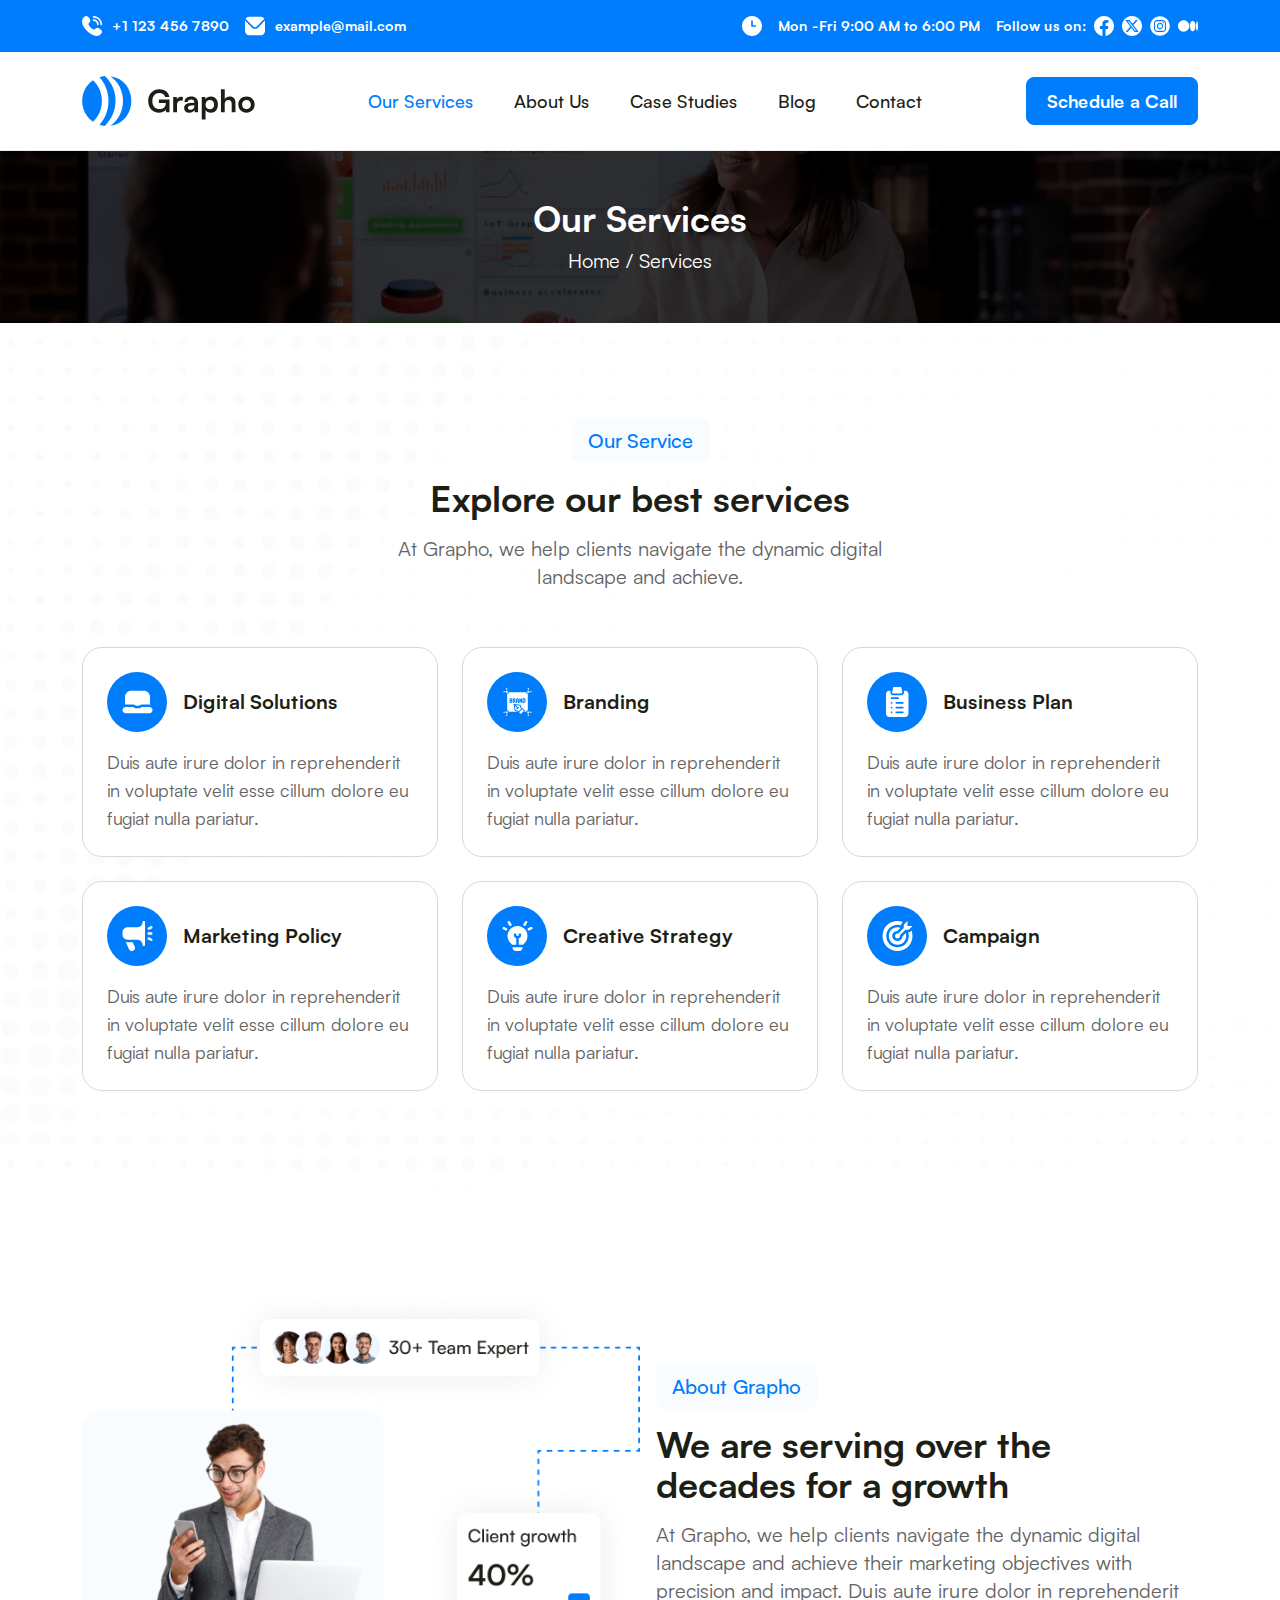
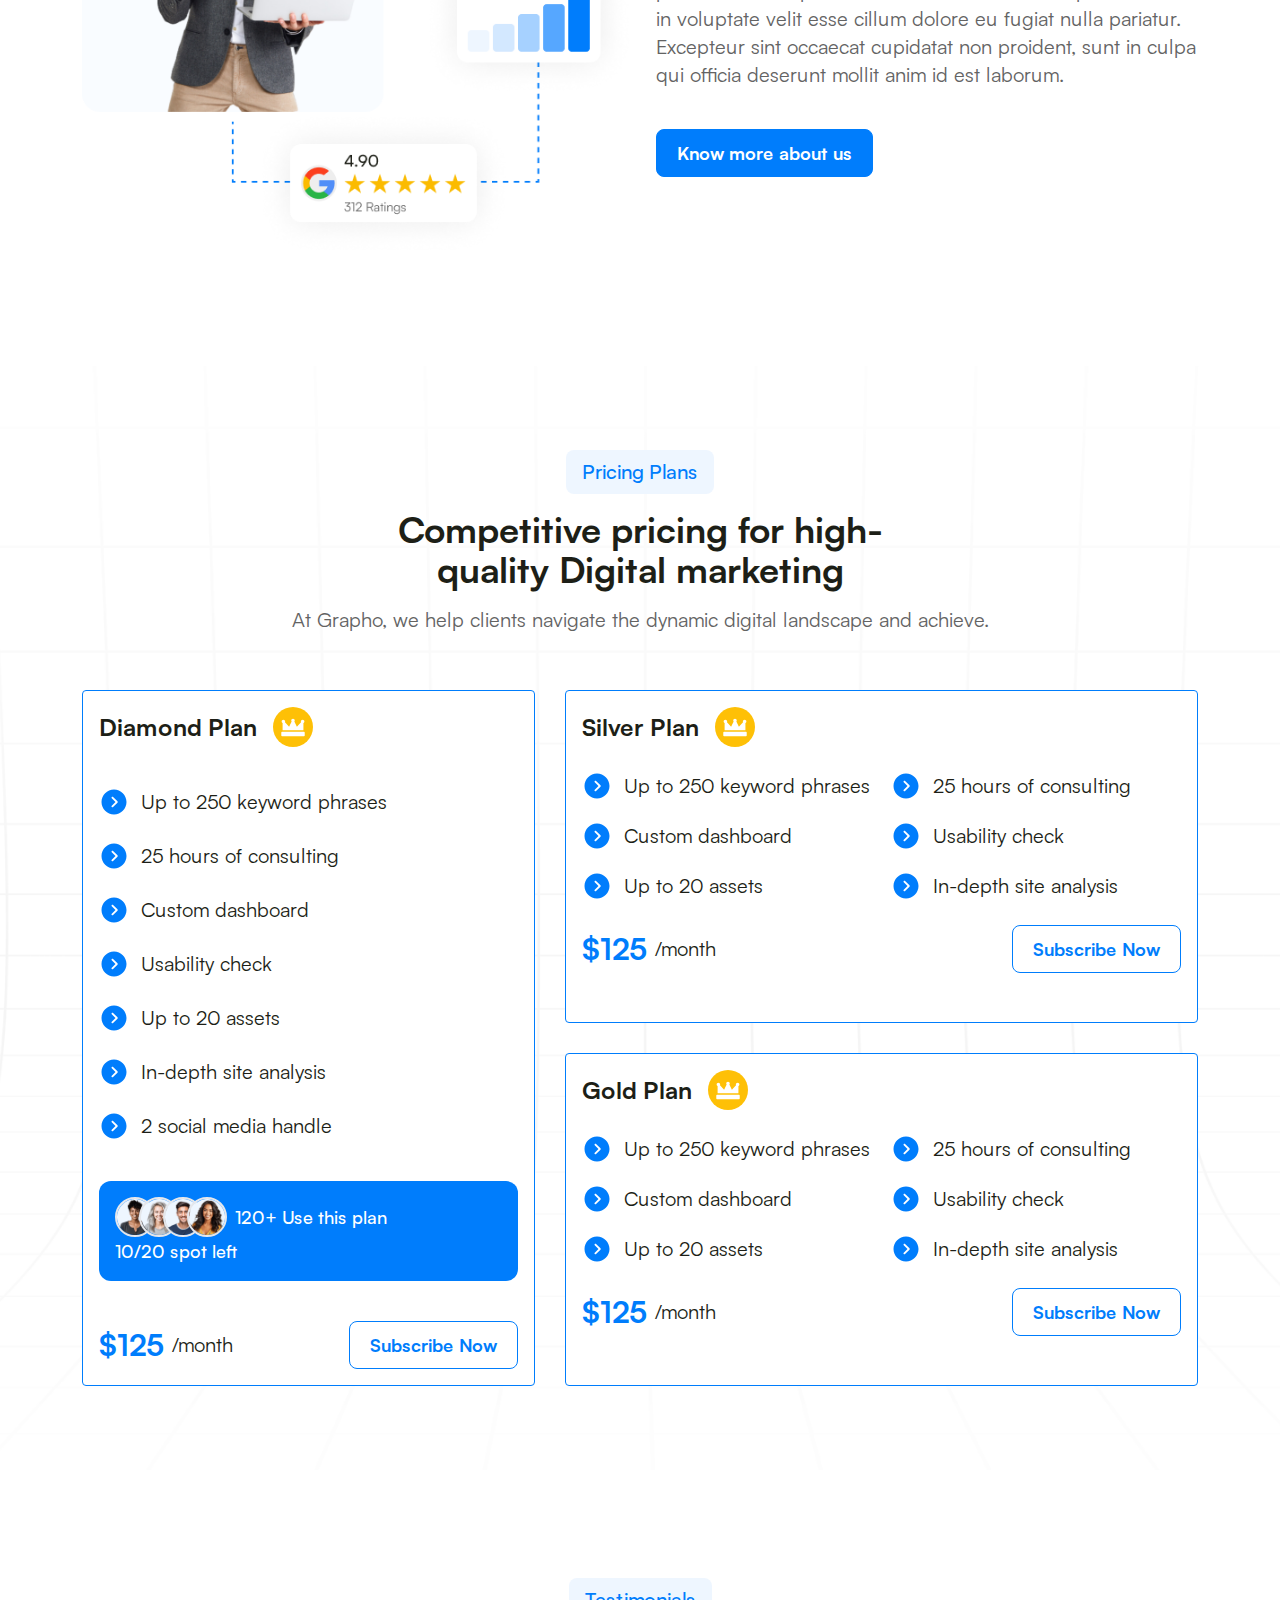
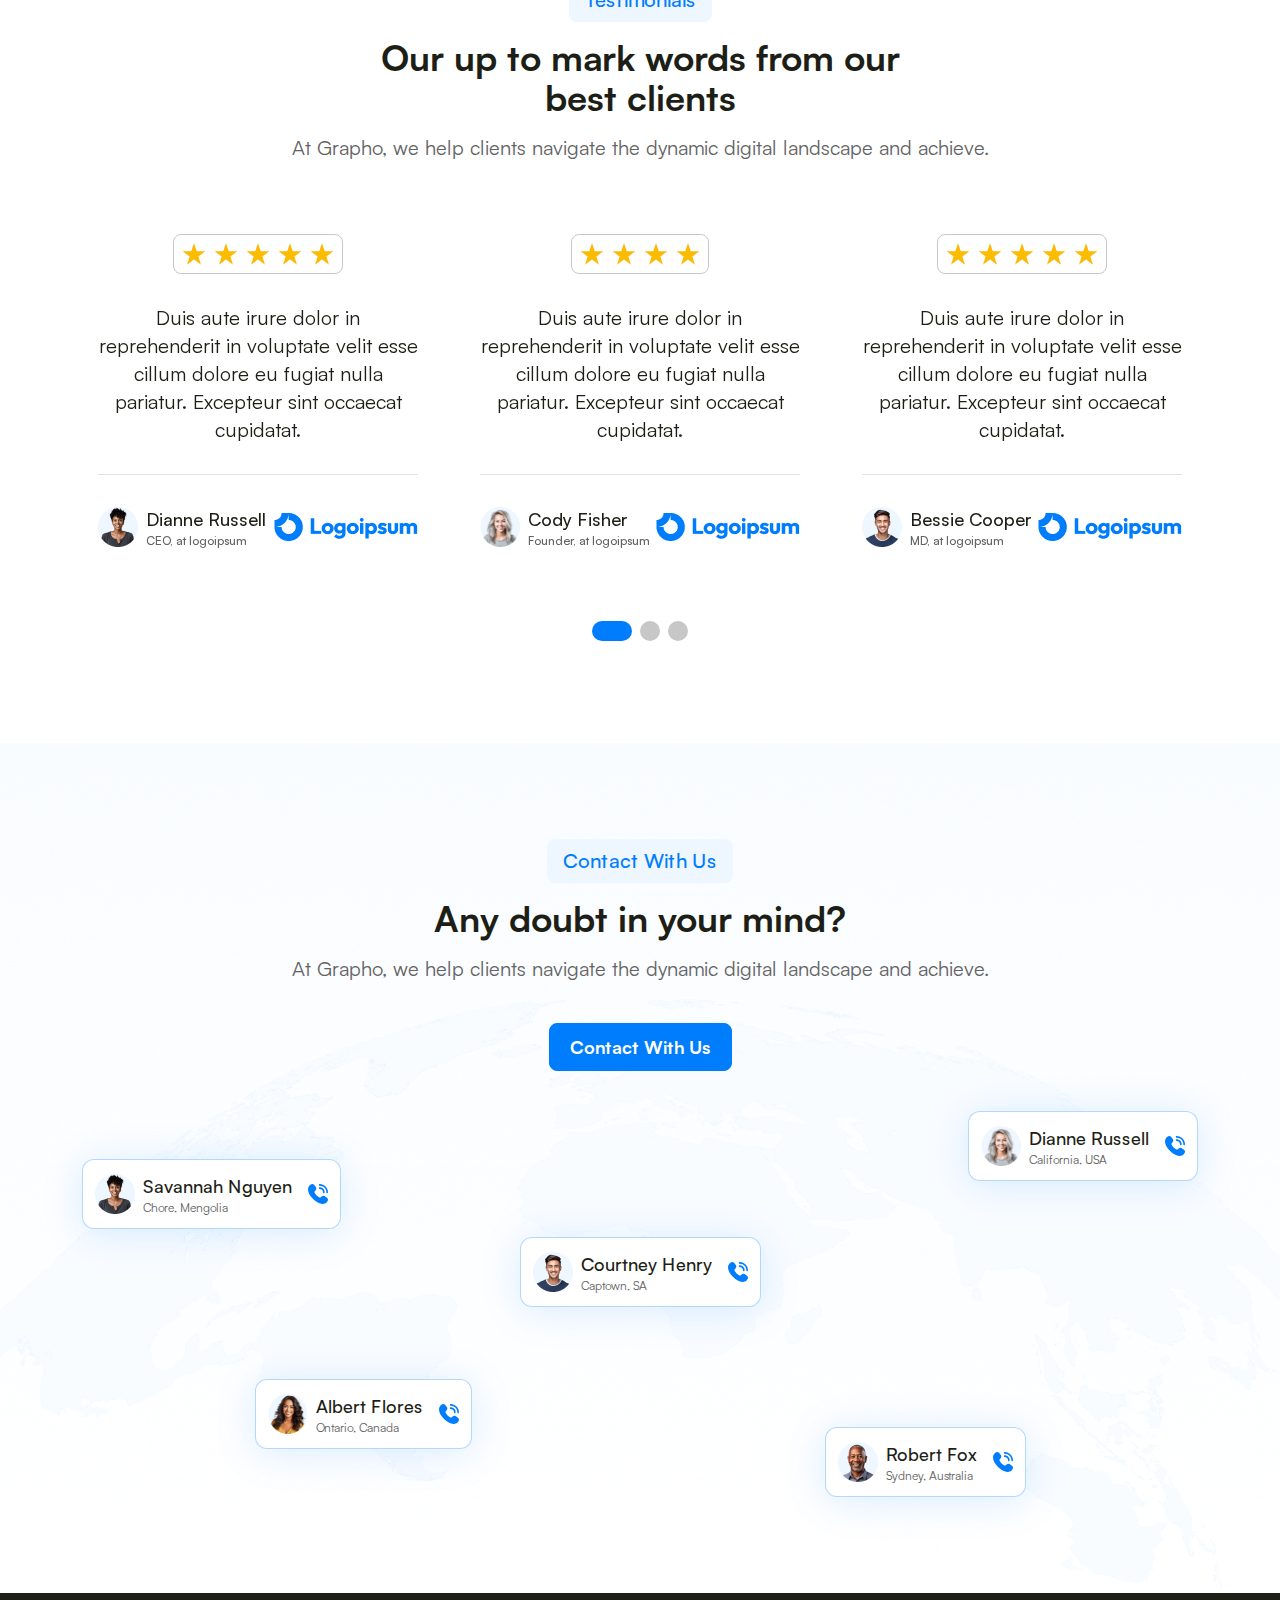
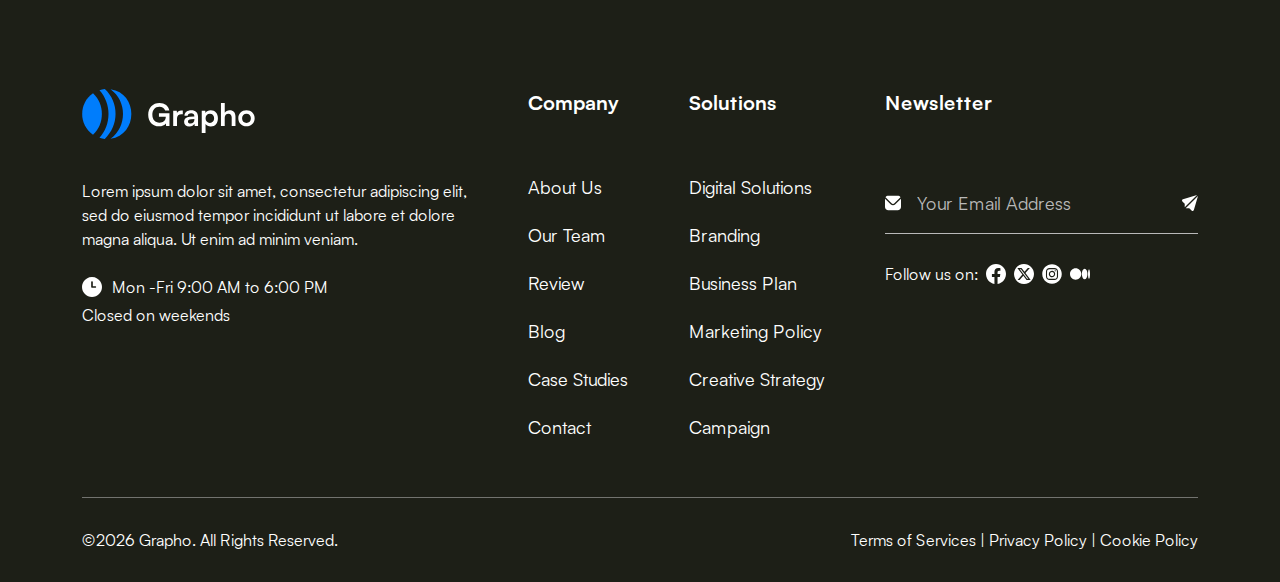
<file: our-service.html>
<!doctype html>
<html>

<head>
    <meta charset="UTF-8">
    <meta name="viewport" content="width=device-width, initial-scale=1.0">
    <title>Grapho | Tailwind Template</title>
    <link rel="shortcut icon" href="assets/images/favicon.svg" type="image/svg">
    <script defer src="assets/js/alpine.js"></script>
    <link rel="stylesheet" href="assets/css/swiper-bundle.min.css">
    <link rel="stylesheet" href="assets/css/output.css">
</head>

<body>
    <div class="loader-wrapper">
        <div class="loader">
            <div class="square" id="sq1"></div>
            <div class="square" id="sq2"></div>
            <div class="square" id="sq3"></div>
            <div class="square" id="sq4"></div>
            <div class="square" id="sq5"></div>
            <div class="square" id="sq6"></div>
            <div class="square" id="sq7"></div>
            <div class="square" id="sq8"></div>
            <div class="square" id="sq9"></div>
        </div>
    </div>
    <a class="scroll-to-top size-10 grid place-items-center bg-blue fixed bottom-5 left-5 rounded-full z-20">
        <svg width="10" height="14" viewBox="0 0 10 14" fill="none" xmlns="http://www.w3.org/2000/svg">
            <path d="M1 5L5 1M5 1L9 5M5 1V13" stroke="white" stroke-width="1.5" stroke-linecap="round"
                stroke-linejoin="round" />
        </svg>
    </a>
    <div class="hidden sm:block topbar bg-blue py-4 text-white font-bold" >
        <div class="container">
            <div class="flex items-center justify-between flex-col gap-4 text-sm lg:flex-row">
                <div class="flex gap-4 items-center">
                    <a href="tel:+1 123 456 7890" class="flex gap-[10px] items-center">
                        <img src="assets/images/tel.svg" alt="">
                        +1 123 456 7890
                    </a>
                    <a href="mailto:example@mail.com" class="flex gap-[10px] items-center">
                        <img src="assets/images/mail.svg" alt="">
                        example@mail.com
                    </a>
                </div>
                <div class="flex gap-4 items-center justify-between 3xl:w-7/12 3xl:pl-10">
                    <div class="flex gap-4 items-center">
                        <img src="assets/images/clock.svg" alt="">
                        <span>Mon -Fri 9:00 AM to 6:00 PM</span>
                    </div>
                    <div class="flex gap-2 items-center">
                        <span>Follow us on:</span>
                        <a href="#"><img src="assets/images/fb.svg" alt=""></a>
                        <a href="#"><img src="assets/images/x.svg" alt=""></a>
                        <a href="#"><img src="assets/images/ig.svg" alt=""></a>
                        <a href="#"><img src="assets/images/medium.svg" alt=""></a>
                    </div>
                </div>
            </div>
        </div>
    </div>
    <header class="border-b border-[#EBEBEB] py-6 sticky top-0 bg-white z-20">
        <div class="container">
            <div class="flex items-center justify-between gap-2">
                <a href="index.html" class="max-w-48">
                    <img src="assets/images/dark-logo.svg" alt="Grapho">
                </a>
                <nav class="hidden lg:block">
                    <ul class="flex xl:text-lg font-medium">
                        <li><a class="block p-2 xl:px-5 active text-blue" href="our-service.html">Our Services</a></li>
                        <li><a class="block p-2 xl:px-5" href="about-us.html">About Us</a></li>
                        <li><a class="block p-2 xl:px-5" href="case-studies.html">Case Studies</a></li>
                        <li><a class="block p-2 xl:px-5" href="blog.html">Blog</a></li>
                        <li><a class="block p-2 xl:px-5" href="contact.html">Contact</a></li>
                    </ul>
                </nav>
                <div class="flex items-center gap-2 shrink-0">
                    <button x-data="{id:'modal-example'}" x-on:click="$dispatch('modal-overlay',{id})"
                        class="transition-colors min-h-12 min-w-12 sm:px-5 bg-blue grid place-content-center rounded-lg text-white font-bold lg:text-lg sm:hover:text-blue sm:hover:bg-white border border-blue">
                        <span class="sm:hidden"><img src="assets/images/tel.svg" alt=""></span>
                        <span class="hidden sm:block">Schedule a Call</span>
                    </button>
                    <button id="openBtn" class="lg:hidden rounded-lg size-12 bg-blue grid place-content-center">
                        <img src="assets/images/menu.svg" alt="">
                    </button>
                </div>
                <div id="offcanvasMenu" class="offcanvas fixed top-0 -left-full size-full bg-[#F9FCFF] z-20">
                    <div class="flex justify-end p-4">
                        <button id="closeBtn" class="text-white bg-blue p-3 rounded-lg focus:outline-none">
                            <svg class="h-6 w-6" fill="none" stroke="currentColor" viewBox="0 0 24 24"
                                xmlns="http://www.w3.org/2000/svg">
                                <path stroke-linecap="round" stroke-linejoin="round" stroke-width="2"
                                    d="M6 18L18 6M6 6l12 12"></path>
                            </svg>
                        </button>
                    </div>
                    <div class="p-4">
                        <nav>
                            <ul class="xl:text-lg font-medium">
                                <li><a class="block p-2 xl:px-5 active text-blue" href="our-service.html">Our Services</a></li>
                                <li><a class="block p-2 xl:px-5" href="about-us.html">About Us</a></li>
                                <li><a class="block p-2 xl:px-5" href="case-studies.html">Case Studies</a></li>
                                <li><a class="block p-2 xl:px-5" href="blog.html">Blog</a></li>
                                <li><a class="block p-2 xl:px-5" href="contact.html">Contact</a></li>
                            </ul>
                        </nav>
                    </div>
                </div>
            </div>
        </div>
    </header>
    <main>
        <section class="bread-crumb bg-props text-center py-10 lg:py-12 3xl:py-[74px] relative text-white">
            <div class="container relative z-10">
                <h1 class="text-3xl lg:text-4xl 3xl:text-5xl font-bold mb-2">Our Services</h1>
                <h2 class="lg:text-lg xl:text-xl">Home / Services</h2>
            </div>
            <div class="absolute bg-black bg-opacity-80 inset-0"></div>
        </section>
        <section class="py-14 lg:py-24 3xl:py-[120px] hero">
            <div class="container">
                <div class="text-center">
                    <span
                        class="bg-[#F9FCFF] inline-block text-blue px-4 py-2 rounded-lg text-lg lg:text-xl 3xl:text-2xl font-medium">
                        Our Service
                    </span>
                    <h2 class="text-2xl lg:text-4xl 3xl:text-5xl font-bold 3xl:leading-normal my-4">
                        Explore our best services
                    </h2>
                    <p class="text-[#636363] lg:text-lg xl:text-xl mb-4 lg:mb-14">
                        At Grapho, we help clients navigate the dynamic digital <br class="hidden sm:block"> landscape
                        and achieve.
                    </p>
                </div>
                <div class="grid md:grid-cols-2 lg:grid-cols-3 gap-3 lg:gap-6 3xl:gap-[30px]">
                    <div
                        class="border border-[#D8D8D8] bg-white rounded-[20px] p-6 hover:bg-blue transition-colors group">
                        <div class="flex gap-4 items-center mb-4">
                            <div
                                class="bg-blue size-[60px] rounded-full shrink-0 grid place-content-center group-hover:bg-white transition-colors">
                                <img src="assets/images/solution.svg" class="fill-blue transition-colors" alt="">
                            </div>
                            <h2
                                class="text-lg xl:text-xl 2xl:text-2xl font-bold group-hover:text-white transition-colors">
                                Digital Solutions</h2>
                        </div>
                        <p class="text-[#636363] lg:text-lg 2xl:text-xl group-hover:text-white transition-colors">Duis
                            aute irure dolor in reprehenderit in voluptate velit esse cillum dolore eu fugiat nulla
                            pariatur.</p>
                    </div>
                    <div
                        class="border border-[#D8D8D8] bg-white rounded-[20px] p-6 hover:bg-blue transition-colors group">
                        <div class="flex gap-4 items-center mb-4">
                            <div
                                class="bg-blue size-[60px] rounded-full shrink-0 grid place-content-center group-hover:bg-white transition-colors">
                                <img src="assets/images/branding.svg" class="fill-blue transition-colors" alt="">
                            </div>
                            <h2
                                class="text-lg xl:text-xl 2xl:text-2xl font-bold group-hover:text-white transition-colors">
                                Branding</h2>
                        </div>
                        <p class="text-[#636363] lg:text-lg 2xl:text-xl group-hover:text-white transition-colors">Duis
                            aute irure dolor in reprehenderit in voluptate velit esse cillum dolore eu fugiat nulla
                            pariatur.</p>
                    </div>
                    <div
                        class="border border-[#D8D8D8] bg-white rounded-[20px] p-6 hover:bg-blue transition-colors group">
                        <div class="flex gap-4 items-center mb-4">
                            <div
                                class="bg-blue size-[60px] rounded-full shrink-0 grid place-content-center group-hover:bg-white transition-colors">
                                <img src="assets/images/plan.svg" class="fill-blue transition-colors" alt="">
                            </div>
                            <h2
                                class="text-lg xl:text-xl 2xl:text-2xl font-bold group-hover:text-white transition-colors">
                                Business Plan</h2>
                        </div>
                        <p class="text-[#636363] lg:text-lg 2xl:text-xl group-hover:text-white transition-colors">Duis
                            aute irure dolor in reprehenderit in voluptate velit esse cillum dolore eu fugiat nulla
                            pariatur.</p>
                    </div>
                    <div
                        class="border border-[#D8D8D8] bg-white rounded-[20px] p-6 hover:bg-blue transition-colors group">
                        <div class="flex gap-4 items-center mb-4">
                            <div
                                class="bg-blue size-[60px] rounded-full shrink-0 grid place-content-center group-hover:bg-white transition-colors">
                                <img src="assets/images/policy.svg" class="fill-blue transition-colors" alt="">
                            </div>
                            <h2
                                class="text-lg xl:text-xl 2xl:text-2xl font-bold group-hover:text-white transition-colors">
                                Marketing Policy</h2>
                        </div>
                        <p class="text-[#636363] lg:text-lg 2xl:text-xl group-hover:text-white transition-colors">Duis
                            aute irure dolor in reprehenderit in voluptate velit esse cillum dolore eu fugiat nulla
                            pariatur.</p>
                    </div>
                    <div
                        class="border border-[#D8D8D8] bg-white rounded-[20px] p-6 hover:bg-blue transition-colors group">
                        <div class="flex gap-4 items-center mb-4">
                            <div
                                class="bg-blue size-[60px] rounded-full shrink-0 grid place-content-center group-hover:bg-white transition-colors">
                                <img src="assets/images/strategy.svg" class="fill-blue transition-colors" alt="">
                            </div>
                            <h2
                                class="text-lg xl:text-xl 2xl:text-2xl font-bold group-hover:text-white transition-colors">
                                Creative Strategy</h2>
                        </div>
                        <p class="text-[#636363] lg:text-lg 2xl:text-xl group-hover:text-white transition-colors">Duis
                            aute irure dolor in reprehenderit in voluptate velit esse cillum dolore eu fugiat nulla
                            pariatur.</p>
                    </div>
                    <div
                        class="border border-[#D8D8D8] bg-white rounded-[20px] p-6 hover:bg-blue transition-colors group">
                        <div class="flex gap-4 items-center mb-4">
                            <div
                                class="bg-blue size-[60px] rounded-full shrink-0 grid place-content-center group-hover:bg-white transition-colors">
                                <img src="assets/images/campaign.svg
                                " class="fill-blue transition-colors" alt="">
                            </div>
                            <h2
                                class="text-lg xl:text-xl 2xl:text-2xl font-bold group-hover:text-white transition-colors">
                                Campaign</h2>
                        </div>
                        <p class="text-[#636363] lg:text-lg 2xl:text-xl group-hover:text-white transition-colors">Duis
                            aute irure dolor in reprehenderit in voluptate velit esse cillum dolore eu fugiat nulla
                            pariatur.</p>
                    </div>
                </div>
            </div>
        </section>
        <section class="py-14 lg:py-24 3xl:py-[120px]">
            <div class="container">
                <div class="flex flex-col md:flex-row items-center justify-between gap-4">
                    <div class="md:w-6/12 max-w-[620px] shrink-0">
                        <img src="assets/images/about.png" alt="">
                    </div>
                    <div class="md:w-6/12">
                        <span
                            class="bg-[#F9FCFF] inline-block text-blue px-4 py-2 rounded-lg text-lg lg:text-xl 3xl:text-2xl font-medium">
                            About Grapho
                        </span>
                        <h2 class="text-2xl lg:text-4xl 3xl:text-5xl font-bold 3xl:leading-normal my-4">
                            We are serving over the decades for a growth
                        </h2>
                        <p class="text-[#636363] lg:text-lg xl:text-xl mb-4 lg:mb-10">
                            At Grapho, we help clients navigate the dynamic digital landscape and achieve their
                            marketing objectives with precision and impact.
                            <span class="hidden 3xl:block h-4"></span>
                            Duis aute irure dolor in reprehenderit in voluptate velit esse cillum dolore eu fugiat nulla
                            pariatur. Excepteur sint occaecat cupidatat non proident, sunt in culpa qui officia deserunt
                            mollit anim id est laborum.
                        </p>
                        <a href="about-us.html" class="inline-block btn px-5 py-2 btn-blue">
                            Know more about us
                        </a>
                    </div>
                </div>
            </div>
        </section>
        <section class="py-14 lg:py-24 3xl:py-[120px] plans bg-props">
            <div class="container">
                <div class="text-center">
                    <span
                        class="bg-[#EEF6FF] inline-block text-blue px-4 py-2 rounded-lg text-lg lg:text-xl 3xl:text-2xl font-medium">
                        Pricing Plans
                    </span>
                    <h2 class="text-2xl lg:text-4xl 3xl:text-5xl font-bold 3xl:leading-normal my-4">
                        Competitive pricing for high- <br class="hidden sm:block"> quality Digital marketing
                    </h2>
                    <p class="text-[#636363] lg:text-lg xl:text-xl mb-4 lg:mb-14">
                        At Grapho, we help clients navigate the dynamic digital landscape and achieve.
                    </p>
                </div>
                <div class="flex flex-col lg:flex-row gap-[30px]">
                    <div class="lg:w-5/12">
                        <div
                            class="border border-blue p-4 rounded 3xl:rounded-[20px] 3xl:px-[35px] 3xl:py-[50px] bg-white">
                            <div class="flex gap-4 mb-4 lg:mb-10 3xl:mb-14 items-center">
                                <h3 class="text-xl lg:text-2xl 3xl:text-3xl font-bold">Diamond Plan</h3>
                                <div class="bg-[#FEC006] size-10 rounded-full grid place-content-center">
                                    <img src="assets/images/crown.svg" alt="">
                                </div>
                            </div>
                            <ul
                                class="grid gap-6 md:grid-cols-2 lg:grid-cols-1 text-lg xl:text-xl 3xl:text-[22px] 3xl:pl-4">
                                <li class="flex gap-3 items-center">
                                    <img src="assets/images/right-arrow.svg" width="30" alt="">
                                    <span>Up to 250 keyword phrases</span>
                                </li>
                                <li class="flex gap-3 items-center">
                                    <img src="assets/images/right-arrow.svg" width="30" alt="">
                                    <span>25 hours of consulting</span>
                                </li>
                                <li class="flex gap-3 items-center">
                                    <img src="assets/images/right-arrow.svg" width="30" alt="">
                                    <span>Custom dashboard</span>
                                </li>
                                <li class="flex gap-3 items-center">
                                    <img src="assets/images/right-arrow.svg" width="30" alt="">
                                    <span>Usability check</span>
                                </li>
                                <li class="flex gap-3 items-center">
                                    <img src="assets/images/right-arrow.svg" width="30" alt="">
                                    <span>Up to 20 assets</span>
                                </li>
                                <li class="flex gap-3 items-center">
                                    <img src="assets/images/right-arrow.svg" width="30" alt="">
                                    <span>In-depth site analysis</span>
                                </li>
                                <li class="flex gap-3 items-center">
                                    <img src="assets/images/right-arrow.svg" width="30" alt="">
                                    <span>2 social media handle</span>
                                </li>
                            </ul>
                            <div
                                class="flex flex-wrap rounded-xl bg-blue p-4 text-white items-center justify-between lg:text-lg font-medium my-4 lg:my-10 3xl:my-14">
                                <div class="flex gap-2 items-center">
                                    <div class="flex">
                                        <div class="border-2 size-10 rounded-full">
                                            <img src="assets/images/avatar1.png" alt="" class="size-full object-cover">
                                        </div>
                                        <div class="border-2 size-10 rounded-full -ms-4">
                                            <img src="assets/images/avatar2.png" alt="" class="size-full object-cover">
                                        </div>
                                        <div class="border-2 size-10 rounded-full -ms-4">
                                            <img src="assets/images/avatar3.png" alt="" class="size-full object-cover">
                                        </div>
                                        <div class="border-2 size-10 rounded-full -ms-4">
                                            <img src="assets/images/avatar4.png" alt="" class="size-full object-cover">
                                        </div>
                                    </div>
                                    <span>120+ Use this plan</span>
                                </div>
                                <span>10/20 spot left</span>
                            </div>
                            <div class="flex justify-between items-center flex-wrap">
                                <h4 class="flex items-center gap-2"><span
                                        class="text-blue text-2xl lg:text-3xl 3xl:text-[40px] font-bold">$125</span><span
                                        class="text-lg xl:text-xl 2xl:text-2xl">/month</span></h4>
                                <button class="btn btn-white px-5 py-2">
                                    Subscribe Now
                                </button>
                            </div>
                        </div>
                    </div>
                    <div class="lg:w-7/12 grid gap-[30px]">
                        <div
                            class="border border-blue p-4 rounded 3xl:rounded-[20px] 3xl:px-[35px] 3xl:py-[50px] bg-white">
                            <div class="flex gap-4 items-center">
                                <h3 class="text-xl lg:text-2xl 3xl:text-3xl font-bold">Silver Plan</h3>
                                <div class="bg-[#FEC006] size-10 rounded-full grid place-content-center">
                                    <img src="assets/images/crown.svg" alt="">
                                </div>
                            </div>
                            <ul class="grid md:grid-cols-2 gap-5 text-lg xl:text-xl 3xl:text-[22px] 3xl:pl-4 my-6">
                                <li class="flex gap-3 items-center">
                                    <img src="assets/images/right-arrow.svg" alt="" width="30">
                                    <span>Up to 250 keyword phrases</span>
                                </li>
                                <li class="flex gap-3 items-center">
                                    <img src="assets/images/right-arrow.svg" alt="" width="30">
                                    <span>25 hours of consulting</span>
                                </li>
                                <li class="flex gap-3 items-center">
                                    <img src="assets/images/right-arrow.svg" alt="" width="30">
                                    <span>Custom dashboard</span>
                                </li>
                                <li class="flex gap-3 items-center">
                                    <img src="assets/images/right-arrow.svg" alt="" width="30">
                                    <span>Usability check</span>
                                </li>
                                <li class="flex gap-3 items-center">
                                    <img src="assets/images/right-arrow.svg" alt="" width="30">
                                    <span>Up to 20 assets</span>
                                </li>
                                <li class="flex gap-3 items-center">
                                    <img src="assets/images/right-arrow.svg" alt="" width="30">
                                    <span>In-depth site analysis</span>
                                </li>
                            </ul>
                            <div class="flex justify-between items-center flex-wrap">
                                <h4 class="flex items-center gap-2"><span
                                        class="text-blue text-2xl lg:text-3xl 3xl:text-[40px] font-bold">$125</span><span
                                        class="text-lg xl:text-xl 2xl:text-2xl">/month</span></h4>
                                <button class="btn btn-white px-5 py-2">
                                    Subscribe Now
                                </button>
                            </div>
                        </div>
                        <div
                            class="border border-blue p-4 rounded 3xl:rounded-[20px] 3xl:px-[35px] 3xl:py-[50px] bg-white">
                            <div class="flex gap-4 items-center">
                                <h3 class="text-xl lg:text-2xl 3xl:text-3xl font-bold">Gold Plan</h3>
                                <div class="bg-[#FEC006] size-10 rounded-full grid place-content-center">
                                    <img src="assets/images/crown.svg" alt="">
                                </div>
                            </div>
                            <ul class="grid md:grid-cols-2 gap-5 text-lg xl:text-xl 3xl:text-[22px] 3xl:pl-4 my-6">
                                <li class="flex gap-3 items-center">
                                    <img src="assets/images/right-arrow.svg" alt="" width="30">
                                    <span>Up to 250 keyword phrases</span>
                                </li>
                                <li class="flex gap-3 items-center">
                                    <img src="assets/images/right-arrow.svg" alt="" width="30">
                                    <span>25 hours of consulting</span>
                                </li>
                                <li class="flex gap-3 items-center">
                                    <img src="assets/images/right-arrow.svg" alt="" width="30">
                                    <span>Custom dashboard</span>
                                </li>
                                <li class="flex gap-3 items-center">
                                    <img src="assets/images/right-arrow.svg" alt="" width="30">
                                    <span>Usability check</span>
                                </li>
                                <li class="flex gap-3 items-center">
                                    <img src="assets/images/right-arrow.svg" alt="" width="30">
                                    <span>Up to 20 assets</span>
                                </li>
                                <li class="flex gap-3 items-center">
                                    <img src="assets/images/right-arrow.svg" alt="" width="30">
                                    <span>In-depth site analysis</span>
                                </li>
                            </ul>
                            <div class="flex justify-between items-center flex-wrap">
                                <h4 class="flex items-center gap-2"><span
                                        class="text-blue text-2xl lg:text-3xl 3xl:text-[40px] font-bold">$125</span><span
                                        class="text-lg xl:text-xl 2xl:text-2xl">/month</span></h4>
                                <button class="btn btn-white px-5 py-2">
                                    Subscribe Now
                                </button>
                            </div>
                        </div>
                    </div>
                </div>
        </section>
        <section class="py-14 lg:py-24 3xl:py-[120px]" id="review">
            <div class="container">
                <div class="text-center">
                    <span
                        class="bg-[#EEF6FF] inline-block text-blue px-4 py-2 rounded-lg text-lg lg:text-xl 3xl:text-2xl font-medium">
                        Testimonials
                    </span>
                    <h2 class="text-2xl lg:text-4xl 3xl:text-5xl font-bold 3xl:leading-normal my-4">
                        Our up to mark words from our <br class="hidden sm:block"> best clients
                    </h2>
                    <p class="text-[#636363] lg:text-lg xl:text-xl mb-4 lg:mb-14">
                        At Grapho, we help clients navigate the dynamic digital landscape and achieve.
                    </p>
                </div>
                <div class="swiper testimonialsSwiper text-center">
                    <div class="swiper-wrapper">
                        <div class="swiper-slide">
                            <div class="flex flex-col gap-[30px] p-4">
                                <div class="border border-[#C7C7C7] rounded-lg p-2 flex gap-2 w-fit mx-auto">
                                    <img src="assets/images/yellow-star.svg" alt="">
                                    <img src="assets/images/yellow-star.svg" alt="">
                                    <img src="assets/images/yellow-star.svg" alt="">
                                    <img src="assets/images/yellow-star.svg" alt="">
                                    <img src="assets/images/yellow-star.svg" alt="">
                                </div>
                                <p class="lg:text-lg xl:text-xl">
                                    Duis aute irure dolor in reprehenderit in voluptate velit esse cillum dolore eu
                                    fugiat nulla pariatur. Excepteur sint occaecat cupidatat.
                                </p>
                                <div class="border-b border-[#C7C7C7] border-opacity-50"></div>
                                <div class="flex justify-between items-center">
                                    <div class="flex items-center gap-2 font-medium text-start">
                                        <img src="assets/images/avatar1.png" alt="" width="40">
                                        <div>
                                            <h5 class="lg:text-lg">Dianne Russell</h5>
                                            <h6 class="text-xs text-[#636363]">CEO, at logoipsum</h6>
                                        </div>
                                    </div>
                                    <img src="assets/images/logoipsum.png" alt="">
                                </div>
                            </div>
                        </div>
                        <div class="swiper-slide">
                            <div class="flex flex-col gap-[30px] p-4">
                                <div class="border border-[#C7C7C7] rounded-lg p-2 flex gap-2 w-fit mx-auto">
                                    <img src="assets/images/yellow-star.svg" alt="">
                                    <img src="assets/images/yellow-star.svg" alt="">
                                    <img src="assets/images/yellow-star.svg" alt="">
                                    <img src="assets/images/yellow-star.svg" alt="">
                                </div>
                                <p class="lg:text-lg xl:text-xl">
                                    Duis aute irure dolor in reprehenderit in voluptate velit esse cillum dolore eu
                                    fugiat nulla pariatur. Excepteur sint occaecat cupidatat.
                                </p>
                                <div class="border-b border-[#C7C7C7] border-opacity-50"></div>
                                <div class="flex justify-between items-center">
                                    <div class="flex items-center gap-2 font-medium text-start">
                                        <img src="assets/images/avatar2.png" alt="" width="40">
                                        <div>
                                            <h5 class="lg:text-lg">Cody Fisher</h5>
                                            <h6 class="text-xs text-[#636363]">Founder, at logoipsum</h6>
                                        </div>
                                    </div>
                                    <img src="assets/images/logoipsum.png" alt="">
                                </div>
                            </div>
                        </div>
                        <div class="swiper-slide">
                            <div class="flex flex-col gap-[30px] p-4">
                                <div class="border border-[#C7C7C7] rounded-lg p-2 flex gap-2 w-fit mx-auto">
                                    <img src="assets/images/yellow-star.svg" alt="">
                                    <img src="assets/images/yellow-star.svg" alt="">
                                    <img src="assets/images/yellow-star.svg" alt="">
                                    <img src="assets/images/yellow-star.svg" alt="">
                                    <img src="assets/images/yellow-star.svg" alt="">
                                </div>
                                <p class="lg:text-lg xl:text-xl">
                                    Duis aute irure dolor in reprehenderit in voluptate velit esse cillum dolore eu
                                    fugiat nulla pariatur. Excepteur sint occaecat cupidatat.
                                </p>
                                <div class="border-b border-[#C7C7C7] border-opacity-50"></div>
                                <div class="flex justify-between items-center">
                                    <div class="flex items-center gap-2 font-medium text-start">
                                        <img src="assets/images/avatar3.png" alt="" width="40">
                                        <div>
                                            <h5 class="lg:text-lg">Bessie Cooper</h5>
                                            <h6 class="text-xs text-[#636363]">MD, at logoipsum</h6>
                                        </div>
                                    </div>
                                    <img src="assets/images/logoipsum.png" alt="">
                                </div>
                            </div>
                        </div>
                        <div class="swiper-slide">
                            <div class="flex flex-col gap-[30px] p-4">
                                <div class="border border-[#C7C7C7] rounded-lg p-2 flex gap-2 w-fit mx-auto">
                                    <img src="assets/images/yellow-star.svg" alt="">
                                    <img src="assets/images/yellow-star.svg" alt="">
                                    <img src="assets/images/yellow-star.svg" alt="">
                                    <img src="assets/images/yellow-star.svg" alt="">
                                </div>
                                <p class="lg:text-lg xl:text-xl">
                                    Duis aute irure dolor in reprehenderit in voluptate velit esse cillum dolore eu
                                    fugiat nulla pariatur. Excepteur sint occaecat cupidatat.
                                </p>
                                <div class="border-b border-[#C7C7C7] border-opacity-50"></div>
                                <div class="flex justify-between items-center">
                                    <div class="flex items-center gap-2 font-medium text-start">
                                        <img src="assets/images/avatar2.png" alt="" width="40">
                                        <div>
                                            <h5 class="lg:text-lg">Cody Fisher</h5>
                                            <h6 class="text-xs text-[#636363]">Founder, at logoipsum</h6>
                                        </div>
                                    </div>
                                    <img src="assets/images/logoipsum.png" alt="">
                                </div>
                            </div>
                        </div>
                        <div class="swiper-slide">
                            <div class="flex flex-col gap-[30px] p-4">
                                <div class="border border-[#C7C7C7] rounded-lg p-2 flex gap-2 w-fit mx-auto">
                                    <img src="assets/images/yellow-star.svg" alt="">
                                    <img src="assets/images/yellow-star.svg" alt="">
                                    <img src="assets/images/yellow-star.svg" alt="">
                                    <img src="assets/images/yellow-star.svg" alt="">
                                    <img src="assets/images/yellow-star.svg" alt="">
                                </div>
                                <p class="lg:text-lg xl:text-xl">
                                    Duis aute irure dolor in reprehenderit in voluptate velit esse cillum dolore eu
                                    fugiat nulla pariatur. Excepteur sint occaecat cupidatat.
                                </p>
                                <div class="border-b border-[#C7C7C7] border-opacity-50"></div>
                                <div class="flex justify-between items-center">
                                    <div class="flex items-center gap-2 font-medium text-start">
                                        <img src="assets/images/avatar1.png" alt="" width="40">
                                        <div>
                                            <h5 class="lg:text-lg">Dianne Russell</h5>
                                            <h6 class="text-xs text-[#636363]">CEO, at logoipsum</h6>
                                        </div>
                                    </div>
                                    <img src="assets/images/logoipsum.png" alt="">
                                </div>
                            </div>
                        </div>
                    </div>
                    <div class="swiper-pagination static mt-6 sm:mt-14"></div>
                </div>
            </div>
        </section>
        <section class="py-14 lg:py-24 3xl:py-[120px] contact bg-props">
            <div class="container">
                <div class="text-center mb-10">
                    <span
                        class="bg-[#EEF6FF] inline-block text-blue px-4 py-2 rounded-lg text-lg lg:text-xl 3xl:text-2xl font-medium">
                        Contact With Us
                    </span>
                    <h2 class="text-2xl lg:text-4xl 3xl:text-5xl font-bold 3xl:leading-normal my-4">
                        Any doubt in your mind?
                    </h2>
                    <p class="text-[#636363] lg:text-lg xl:text-xl mb-4 lg:mb-10">
                        At Grapho, we help clients navigate the dynamic digital landscape and achieve.
                    </p>
                    <a href="contact.html" class="inline-block btn btn-blue px-5 py-2">Contact With Us</a>
                </div>
                <div class="flex flex-col justify-center items-center gap-2 3xl:w-10/12 mx-auto">
                    <div class="gap-2 flex flex-col sm:flex-row justify-between w-full">
                        <div
                            class="justify-between w-full md:size-fit border border-blue border-opacity-30 rounded-xl p-3 bg-white shadow-[0_4px_40px_0_rgba(0,125,252,.15)] flex gap-4 items-center md:mt-12">
                            <div class="flex items-center gap-2">
                                <div class="size-10 rounded-full">
                                    <img src="assets/images/avatar1.png" alt="">
                                </div>
                                <div>
                                    <h5 class="lg:text-lg font-medium">Savannah Nguyen</h5>
                                    <h6 class="text-[#636363] text-xs">Chore, Mengolia</h6>
                                </div>
                            </div>
                            <a href="tel:+12345678910"><img src="assets/images/tel-blue.svg" alt=""></a>
                        </div>
                        <div
                            class="justify-between w-full md:size-fit border border-blue border-opacity-30 rounded-xl p-3 bg-white shadow-[0_4px_40px_0_rgba(0,125,252,.15)] flex gap-4 items-center">
                            <div class="flex items-center gap-2">
                                <div class="size-10 rounded-full">
                                    <img src="assets/images/avatar2.png" alt="">
                                </div>
                                <div>
                                    <h5 class="lg:text-lg font-medium">Dianne Russell</h5>
                                    <h6 class="text-[#636363] text-xs">California, USA</h6>
                                </div>
                            </div>
                            <a href="tel:+12345678910"><img src="assets/images/tel-blue.svg" alt=""></a>
                        </div>
                    </div>
                    <div
                        class="justify-between w-full sm:size-fit border border-blue border-opacity-30 rounded-xl p-3 bg-white shadow-[0_4px_40px_0_rgba(0,125,252,.15)] flex gap-4 items-center">
                        <div class="flex items-center gap-2">
                            <div class="size-10 rounded-full">
                                <img src="assets/images/avatar3.png" alt="">
                            </div>
                            <div>
                                <h5 class="lg:text-lg font-medium">Courtney Henry</h5>
                                <h6 class="text-[#636363] text-xs">Captown, SA</h6>
                            </div>
                        </div>
                        <a href="tel:+12345678910"><img src="assets/images/tel-blue.svg" alt=""></a>
                    </div>
                    <div class="gap-2 flex flex-col sm:flex-row justify-around w-full md:mt-16">
                        <div
                            class="justify-between w-full md:size-fit border border-blue border-opacity-30 rounded-xl p-3 bg-white shadow-[0_4px_40px_0_rgba(0,125,252,.15)] flex gap-4 items-center">
                            <div class="flex items-center gap-2">
                                <div class="size-10 rounded-full">
                                    <img src="assets/images/avatar4.png" alt="">
                                </div>
                                <div>
                                    <h5 class="lg:text-lg font-medium">Albert Flores</h5>
                                    <h6 class="text-[#636363] text-xs">Ontario, Canada</h6>
                                </div>
                            </div>
                            <a href="tel:+12345678910"><img src="assets/images/tel-blue.svg" alt=""></a>
                        </div>
                        <div
                            class="justify-between w-full md:size-fit border border-blue border-opacity-30 rounded-xl p-3 bg-white shadow-[0_4px_40px_0_rgba(0,125,252,.15)] flex gap-4 items-center md:mt-12">
                            <div class="flex items-center gap-2">
                                <div class="size-10 rounded-full">
                                    <img src="assets/images/avatar5.png" alt="">
                                </div>
                                <div>
                                    <h5 class="lg:text-lg font-medium">Robert Fox</h5>
                                    <h6 class="text-[#636363] text-xs">Sydney, Australia</h6>
                                </div>
                            </div>
                            <a href="tel:+12345678910"><img src="assets/images/tel-blue.svg" alt=""></a>
                        </div>
                    </div>
                </div>
            </div>
        </section>
    </main>
    <footer class="bg-dark text-white pt-16 lg:pt-24 3xl:pt-[120px]">
        <div class="container">
            <div class="grid lg:flex justify-between gap-10 sm:grid-cols-2">
                <div>
                    <a href="index.html" class="max-w-48">
                        <img src="assets/images/logo-light.svg" alt="Grapho">
                    </a>
                    <p class="mt-10 mb-6">Lorem ipsum dolor sit amet, consectetur adipiscing elit,
                        <br class="hidden xl:block">
                        sed do eiusmod tempor incididunt ut labore et dolore
                        <br class="hidden xl:block">
                        magna aliqua. Ut enim ad minim veniam.
                    </p>
                    <div class="flex gap-[10px] items-center mb-1">
                        <img src="assets/images/clock.svg" alt="">
                        <span>Mon -Fri 9:00 AM to 6:00 PM</span>
                    </div>
                    <p>Closed on weekends</p>
                </div>
                <div  class="min-w-max">
                    <h3 class="font-bold text-xl 3xl:text-2xl mb-6 xl:mb-14">Company</h3>
                    <ul class="lg:text-lg flex flex-col gap-5">
                        <li><a href="about-us.html">About Us</a></li>
                        <li><a href="about-us.html#our-team">Our Team</a></li>
                        <li><a href="index.html#review">Review</a></li>
                        <li><a href="blog.html">Blog</a></li>
                        <li><a href="case-studies.html">Case Studies</a></li>
                        <li><a href="contact.html">Contact</a></li>
                    </ul>
                </div>
                <div class="min-w-max">
                    <h3 class="font-bold text-xl 3xl:text-2xl mb-6 xl:mb-14">Solutions</h3>
                    <ul class="lg:text-lg flex flex-col gap-5">
                        <li><a href="our-service.html">Digital Solutions</a></li>
                        <li><a href="our-service.html">Branding</a></li>
                        <li><a href="our-service.html">Business Plan</a></li>
                        <li><a href="our-service.html">Marketing Policy</a></li>
                        <li><a href="our-service.html">Creative Strategy</a></li>
                        <li><a href="our-service.html">Campaign</a></li>
                    </ul>
                </div>
                <div  class="min-w-max">
                    <h3 class="font-bold text-xl 3xl:text-2xl mb-6 xl:mb-14">Newsletter</h3>
                    <form class="border-b border-[#B9B9B9] flex items-center gap-4 py-4 mb-7">
                        <label for="email"><img src="assets/images/mail.svg" alt="mail"></label>
                        <input type="email" name="email" id="email" placeholder="Your Email Address" autocomplete="off"
                            class="w-full bg-transparent lg:text-lg placeholder:text-[#B9B9B9] outline-none 3xl:min-w-64">
                        <button type="submit" href="#"><img src="assets/images/send.svg" alt="send"></button>
                    </form>
                    <div class="flex gap-2 items-center">
                        <span>Follow us on:</span>
                        <a href="#"><img src="assets/images/fb.svg" alt=""></a>
                        <a href="#"><img src="assets/images/x.svg" alt=""></a>
                        <a href="#"><img src="assets/images/ig.svg" alt=""></a>
                        <a href="#"><img src="assets/images/medium.svg" alt=""></a>
                    </div>
                </div>
            </div>
            <div
                class="flex flex-wrap border-t border-[#C7C7C7] py-[30px] border-opacity-50 items-center justify-between text-sm sm:text-base mt-14">
                <a href="#">©<span id="year"></span> Grapho. All Rights Reserved.</a>
                <div>
                    <a href="#">Terms of Services</a>
                    |
                    <a href="#">Privacy Policy</a>
                    |
                    <a href="#">Cookie Policy</a>
                </div>
            </div>
        </div>
    </footer>
    <div class="flex items-center justify-center fixed inset-0 z-50 bg-black bg-opacity-80 backdrop-blur-sm"
        x-data="{modal:false}" x-show="modal"
        x-on:modal-overlay.window="if ($event.detail.id == 'modal-example') modal=true"
        x-transition:enter="transition ease-out duration-1000" x-transition:enter-start="opacity-0"
        x-transition:enter-end="opacity-100" x-transition:leave="transition ease-in duration-500"
        x-transition:leave-start="opacity-100" x-transition:leave-end="opacity-0">
        <div class="flex items-center justify-center p-2 sm:p-4 md:p-10 transition-all transform h-full" role="dialog"
            aria-modal="true" aria-labelledby="modal-headline" x-show="modal"
            x-transition:enter="transition ease-out duration-300"
            x-transition:enter-start="opacity-0 -translate-y-4 sm:translate-y-4"
            x-transition:enter-end="opacity-100 translate-y-0" x-transition:leave="transition ease-in duration-300"
            x-transition:leave-start="opacity-100 translate-y-0"
            x-transition:leave-end="opacity-0 -translate-y-4 sm:translate-y-4" x-on:click.away="modal=false">
            <div
                class="bg-white rounded sm:rounded-[20px] p-3 sm:p-6 text-center md:min-w-[682px] max-h-full overflow-y-auto call-modal">
                <div class="flex flex-col gap-3 lg:gap-6 3xl:gap-[30px]">
                    <h2 class="text-xl sm:text-2xl 3xl:text-3xl font-semibold">Schedule Call</h2>
                    <div class="flex flex-col gap-2 sm:gap-4">
                        <div class="flex gap-2 sm:gap-4">
                            <div
                                class="w-full flex border border-[#C7C7C7] rounded-xl p-2 sm:p-4 gap-1 sm:gap-2 items-center">
                                <img src="assets/images/user.svg" alt="">
                                <input type="text" name="name" id="name" placeholder="Your Name" autocomplete="off"
                                    class="placeholder:text-[#636363] outline-none w-full">
                            </div>
                            <div
                                class="w-full flex border border-[#C7C7C7] rounded-xl p-2 sm:p-4 gap-1 sm:gap-2 items-center">
                                <img src="assets/images/usa.png" alt="" class="hidden sm:block">
                                <div class="flex items-center">
                                    <select name="country" id="country" class="appearance-none outline-none"
                                        autocomplete="off">
                                        <option value="usa">+1</option>
                                        <option value="india">+91</option>
                                        <option value="uk">+44</option>
                                    </select>
                                    <svg width="10" height="6" viewBox="0 0 10 6" fill="none"
                                        xmlns="http://www.w3.org/2000/svg">
                                        <path
                                            d="M9.47256 0.973337C9.41058 0.910852 9.33685 0.861255 9.25561 0.827409C9.17437 0.793564 9.08723 0.776138 8.99923 0.776138C8.91122 0.776138 8.82408 0.793564 8.74284 0.827409C8.6616 0.861255 8.58787 0.910852 8.52589 0.973337L5.47256 4.02667C5.41058 4.08916 5.33685 4.13875 5.25561 4.1726C5.17437 4.20644 5.08723 4.22387 4.99923 4.22387C4.91122 4.22387 4.82408 4.20644 4.74284 4.1726C4.6616 4.13875 4.58787 4.08916 4.52589 4.02667L1.47256 0.973337C1.41058 0.910852 1.33685 0.861255 1.25561 0.827409C1.17437 0.793564 1.08723 0.776138 0.999226 0.776138C0.911218 0.776138 0.824081 0.793564 0.742842 0.827409C0.661602 0.861255 0.587868 0.910852 0.525893 0.973337C0.401726 1.09825 0.332031 1.26721 0.332031 1.44334C0.332031 1.61946 0.401726 1.78843 0.525893 1.91334L3.58589 4.97334C3.96089 5.34787 4.46922 5.55824 4.99923 5.55824C5.52923 5.55824 6.03756 5.34787 6.41256 4.97334L9.47256 1.91334C9.59673 1.78843 9.66642 1.61946 9.66642 1.44334C9.66642 1.26721 9.59673 1.09825 9.47256 0.973337Z"
                                            fill="#727272" />
                                    </svg>
                                </div>
                                |
                                <input type="number" name="number" id="number" placeholder="Phone Number"
                                    class="placeholder:text-[#636363] outline-none w-full">
                            </div>
                        </div>
                        <select name="services" id="services"
                            class="p-2 sm:p-4 border border-[#C7C7C7] rounded-xl w-full appearance-none outline-none">
                            <option value="-1">Choose services</option>
                            <option value="1">Service 1</option>
                            <option value="2">Service 2</option>
                            <option value="3">Service 3</option>
                        </select>
                    </div>
                    <div class="border-b-2 border-[#ECECEC]"></div>
                    <div>
                        <h3 class="font-medium text-lg text-start">Select date and time</h3>
                        <h4 class="text-[#727272] text-sm text-start">Your service will take
                            approximately 4 hours</h4>
                        <div class="grid grid-cols-4 sm:grid-cols-7 gap-1 md:gap-4 mt-3 sm:mt-6">
                            <div
                                class="p-2 sm:p-3 relative border-2 border-opacity-10 border-[#17233D] rounded w-full has-[input:checked]:border-2 has-[input:checked]:border-blue has-[input:checked]:bg-[#EEF6FF]">
                                <h5 class="text-[#727272] text-sm">Wed</h5>
                                <h6 class="font-bold lg:text-lg">01</h6>
                                <input type="radio" name="date" class="absolute inset-0 cursor-pointer appearance-none">
                            </div>
                            <div
                                class="p-2 sm:p-3 relative border-2 border-opacity-10 border-[#17233D] rounded w-full has-[input:checked]:border-2 has-[input:checked]:border-blue has-[input:checked]:bg-[#EEF6FF]">
                                <h5 class="text-[#727272] text-sm">Thu</h5>
                                <h6 class="font-bold lg:text-lg">02</h6>
                                <input type="radio" name="date" class="absolute inset-0 cursor-pointer appearance-none">
                            </div>
                            <div
                                class="p-2 sm:p-3 relative border-2 border-opacity-10 border-[#17233D] rounded w-full has-[input:checked]:border-2 has-[input:checked]:border-blue has-[input:checked]:bg-[#EEF6FF]">
                                <h5 class="text-[#727272] text-sm">Fri</h5>
                                <h6 class="font-bold lg:text-lg">03</h6>
                                <input type="radio" name="date" class="absolute inset-0 cursor-pointer appearance-none">
                            </div>
                            <div
                                class="p-2 sm:p-3 relative border-2 border-opacity-10 border-[#17233D] rounded w-full has-[input:checked]:border-2 has-[input:checked]:border-blue has-[input:checked]:bg-[#EEF6FF]">
                                <h5 class="text-[#727272] text-sm">Sat</h5>
                                <h6 class="font-bold lg:text-lg">04</h6>
                                <input type="radio" name="date" class="absolute inset-0 cursor-pointer appearance-none">
                            </div>
                            <div
                                class="p-2 sm:p-3 relative border-2 border-opacity-10 border-[#17233D] rounded w-full has-[input:checked]:border-2 has-[input:checked]:border-blue has-[input:checked]:bg-[#EEF6FF]">
                                <h5 class="text-[#727272] text-sm">Sun</h5>
                                <h6 class="font-bold lg:text-lg">05</h6>
                                <input type="radio" name="date" class="absolute inset-0 cursor-pointer appearance-none">
                            </div>
                            <div
                                class="p-2 sm:p-3 relative border-2 border-opacity-10 border-[#17233D] rounded w-full has-[input:checked]:border-2 has-[input:checked]:border-blue has-[input:checked]:bg-[#EEF6FF]">
                                <h5 class="text-[#727272] text-sm">Mon</h5>
                                <h6 class="font-bold lg:text-lg">06</h6>
                                <input type="radio" name="date" class="absolute inset-0 cursor-pointer appearance-none">
                            </div>
                            <div
                                class="p-2 sm:p-3 relative border-2 border-opacity-10 border-[#17233D] rounded w-full has-[input:checked]:border-2 has-[input:checked]:border-blue has-[input:checked]:bg-[#EEF6FF]">
                                <h5 class="text-[#727272] text-sm">Tue</h5>
                                <h6 class="font-bold lg:text-lg">07</h6>
                                <input type="radio" name="date" class="absolute inset-0 cursor-pointer appearance-none">
                            </div>
                        </div>
                    </div>
                    <div class="border-b-2 border-dashed border-[#ECECEC]"></div>
                    <div class="grid grid-cols-4 sm:grid-cols-5 gap-1 md:gap-4">
                        <div
                            class="p-3 relative border-2 border-opacity-10 border-[#17233D] rounded w-full has-[input:checked]:border-2 has-[input:checked]:border-blue has-[input:checked]:bg-[#EEF6FF]">
                            <h5 class="text-sm font-medium">9:30 AM</h5>
                            <input type="radio" name="time" class="absolute inset-0 cursor-pointer appearance-none">
                        </div>
                        <div
                            class="p-3 relative border-2 border-opacity-10 border-[#17233D] rounded w-full has-[input:checked]:border-2 has-[input:checked]:border-blue has-[input:checked]:bg-[#EEF6FF]">
                            <h5 class="text-sm font-medium">10:00 AM</h5>
                            <input type="radio" name="time" class="absolute inset-0 cursor-pointer appearance-none">
                        </div>
                        <div
                            class="p-3 relative border-2 border-opacity-10 border-[#17233D] rounded w-full has-[input:checked]:border-2 has-[input:checked]:border-blue has-[input:checked]:bg-[#EEF6FF]">
                            <h5 class="text-sm font-medium">10:30 AM</h5>
                            <input type="radio" name="time" class="absolute inset-0 cursor-pointer appearance-none">
                        </div>
                        <div
                            class="p-3 relative border-2 border-opacity-10 border-[#17233D] rounded w-full has-[input:checked]:border-2 has-[input:checked]:border-blue has-[input:checked]:bg-[#EEF6FF]">
                            <h5 class="text-sm font-medium">11:00 AM</h5>
                            <input type="radio" name="time" class="absolute inset-0 cursor-pointer appearance-none">
                        </div>
                        <div
                            class="p-3 relative border-2 border-opacity-10 border-[#17233D] rounded w-full has-[input:checked]:border-2 has-[input:checked]:border-blue has-[input:checked]:bg-[#EEF6FF]">
                            <h5 class="text-sm font-medium">11:30 AM</h5>
                            <input type="radio" name="time" class="absolute inset-0 cursor-pointer appearance-none">
                        </div>
                        <div
                            class="p-3 relative border-2 border-opacity-10 border-[#17233D] rounded w-full has-[input:checked]:border-2 has-[input:checked]:border-blue has-[input:checked]:bg-[#EEF6FF]">
                            <h5 class="text-sm font-medium">12:00 PM</h5>
                            <input type="radio" name="time" class="absolute inset-0 cursor-pointer appearance-none">
                        </div>
                        <div
                            class="p-3 relative border-2 border-opacity-10 border-[#17233D] rounded w-full has-[input:checked]:border-2 has-[input:checked]:border-blue has-[input:checked]:bg-[#EEF6FF]">
                            <h5 class="text-sm font-medium">12:30 PM</h5>
                            <input type="radio" name="time" class="absolute inset-0 cursor-pointer appearance-none">
                        </div>
                        <div
                            class="p-3 relative border-2 border-opacity-10 border-[#17233D] rounded w-full has-[input:checked]:border-2 has-[input:checked]:border-blue has-[input:checked]:bg-[#EEF6FF]">
                            <h5 class="text-sm font-medium">1:00 PM</h5>
                            <input type="radio" name="time" class="absolute inset-0 cursor-pointer appearance-none">
                        </div>
                        <div
                            class="p-3 relative border-2 border-opacity-10 border-[#17233D] rounded w-full has-[input:checked]:border-2 has-[input:checked]:border-blue has-[input:checked]:bg-[#EEF6FF]">
                            <h5 class="text-sm font-medium">1:30 PM</h5>
                            <input type="radio" name="time" class="absolute inset-0 cursor-pointer appearance-none">
                        </div>
                        <div
                            class="p-3 relative border-2 border-opacity-10 border-[#17233D] rounded w-full has-[input:checked]:border-2 has-[input:checked]:border-blue has-[input:checked]:bg-[#EEF6FF]">
                            <h5 class="text-sm font-medium">2:00 PM</h5>
                            <input type="radio" name="time" class="absolute inset-0 cursor-pointer appearance-none">
                        </div>
                        <div
                            class="p-3 relative border-2 border-opacity-10 border-[#17233D] rounded w-full has-[input:checked]:border-2 has-[input:checked]:border-blue has-[input:checked]:bg-[#EEF6FF]">
                            <h5 class="text-sm font-medium">2:30 PM</h5>
                            <input type="radio" name="time" class="absolute inset-0 cursor-pointer appearance-none">
                        </div>
                        <div
                            class="p-3 relative border-2 border-opacity-10 border-[#17233D] rounded w-full has-[input:checked]:border-2 has-[input:checked]:border-blue has-[input:checked]:bg-[#EEF6FF]">
                            <h5 class="text-sm font-medium">3:00 PM</h5>
                            <input type="radio" name="time" class="absolute inset-0 cursor-pointer appearance-none">
                        </div>
                        <div
                            class="p-3 relative border-2 border-opacity-10 border-[#17233D] rounded w-full has-[input:checked]:border-2 has-[input:checked]:border-blue has-[input:checked]:bg-[#EEF6FF]">
                            <h5 class="text-sm font-medium">3:30 PM</h5>
                            <input type="radio" name="time" class="absolute inset-0 cursor-pointer appearance-none">
                        </div>
                        <div
                            class="p-3 relative border-2 border-opacity-10 border-[#17233D] rounded w-full has-[input:checked]:border-2 has-[input:checked]:border-blue has-[input:checked]:bg-[#EEF6FF]">
                            <h5 class="text-sm font-medium">4:00 PM</h5>
                            <input type="radio" name="time" class="absolute inset-0 cursor-pointer appearance-none">
                        </div>
                        <div
                            class="p-3 relative border-2 border-opacity-10 border-[#17233D] rounded w-full has-[input:checked]:border-2 has-[input:checked]:border-blue has-[input:checked]:bg-[#EEF6FF]">
                            <h5 class="text-sm font-medium">4:30 PM</h5>
                            <input type="radio" name="time" class="absolute inset-0 cursor-pointer appearance-none">
                        </div>
                    </div>
                    <div class="flex gap-4">
                        <button class="btn btn-blue py-2 px-3 sm:min-w-52">Schedule Your
                            Call</button>
                        <button x-on:click="modal=false"
                            class="bg-black text-white rounded-lg lg:text-lg font-bold py-2 px-3 sm:min-w-52 border border-black hover:bg-white hover:text-black transition-colors">Cancel</button>
                    </div>
                </div>
            </div>
        </div>
    </div>
    <script src="assets/js/jquery.min.js"></script>
    <script src="assets/js/swiper-bundle.min.js"></script>
    <script src="assets/js/main.js"></script>
</body>

</html>
</file>
<file: assets/css/output.css>
/*
! tailwindcss v3.4.3 | MIT License | https://tailwindcss.com
*/

/*
1. Prevent padding and border from affecting element width. (https://github.com/mozdevs/cssremedy/issues/4)
2. Allow adding a border to an element by just adding a border-width. (https://github.com/tailwindcss/tailwindcss/pull/116)
*/

*,
::before,
::after {
  box-sizing: border-box;
  /* 1 */
  border-width: 0;
  /* 2 */
  border-style: solid;
  /* 2 */
  border-color: #e5e7eb;
  /* 2 */
}

::before,
::after {
  --tw-content: '';
}

/*
1. Use a consistent sensible line-height in all browsers.
2. Prevent adjustments of font size after orientation changes in iOS.
3. Use a more readable tab size.
4. Use the user's configured `sans` font-family by default.
5. Use the user's configured `sans` font-feature-settings by default.
6. Use the user's configured `sans` font-variation-settings by default.
7. Disable tap highlights on iOS
*/

html,
:host {
  line-height: 1.5;
  /* 1 */
  -webkit-text-size-adjust: 100%;
  /* 2 */
  -moz-tab-size: 4;
  /* 3 */
  -o-tab-size: 4;
     tab-size: 4;
  /* 3 */
  font-family: ui-sans-serif, system-ui, sans-serif, "Apple Color Emoji", "Segoe UI Emoji", "Segoe UI Symbol", "Noto Color Emoji";
  /* 4 */
  font-feature-settings: normal;
  /* 5 */
  font-variation-settings: normal;
  /* 6 */
  -webkit-tap-highlight-color: transparent;
  /* 7 */
}

/*
1. Remove the margin in all browsers.
2. Inherit line-height from `html` so users can set them as a class directly on the `html` element.
*/

body {
  margin: 0;
  /* 1 */
  line-height: inherit;
  /* 2 */
}

/*
1. Add the correct height in Firefox.
2. Correct the inheritance of border color in Firefox. (https://bugzilla.mozilla.org/show_bug.cgi?id=190655)
3. Ensure horizontal rules are visible by default.
*/

hr {
  height: 0;
  /* 1 */
  color: inherit;
  /* 2 */
  border-top-width: 1px;
  /* 3 */
}

/*
Add the correct text decoration in Chrome, Edge, and Safari.
*/

abbr:where([title]) {
  -webkit-text-decoration: underline dotted;
          text-decoration: underline dotted;
}

/*
Remove the default font size and weight for headings.
*/

h1,
h2,
h3,
h4,
h5,
h6 {
  font-size: inherit;
  font-weight: inherit;
}

/*
Reset links to optimize for opt-in styling instead of opt-out.
*/

a {
  color: inherit;
  text-decoration: inherit;
}

/*
Add the correct font weight in Edge and Safari.
*/

b,
strong {
  font-weight: bolder;
}

/*
1. Use the user's configured `mono` font-family by default.
2. Use the user's configured `mono` font-feature-settings by default.
3. Use the user's configured `mono` font-variation-settings by default.
4. Correct the odd `em` font sizing in all browsers.
*/

code,
kbd,
samp,
pre {
  font-family: ui-monospace, SFMono-Regular, Menlo, Monaco, Consolas, "Liberation Mono", "Courier New", monospace;
  /* 1 */
  font-feature-settings: normal;
  /* 2 */
  font-variation-settings: normal;
  /* 3 */
  font-size: 1em;
  /* 4 */
}

/*
Add the correct font size in all browsers.
*/

small {
  font-size: 80%;
}

/*
Prevent `sub` and `sup` elements from affecting the line height in all browsers.
*/

sub,
sup {
  font-size: 75%;
  line-height: 0;
  position: relative;
  vertical-align: baseline;
}

sub {
  bottom: -0.25em;
}

sup {
  top: -0.5em;
}

/*
1. Remove text indentation from table contents in Chrome and Safari. (https://bugs.chromium.org/p/chromium/issues/detail?id=999088, https://bugs.webkit.org/show_bug.cgi?id=201297)
2. Correct table border color inheritance in all Chrome and Safari. (https://bugs.chromium.org/p/chromium/issues/detail?id=935729, https://bugs.webkit.org/show_bug.cgi?id=195016)
3. Remove gaps between table borders by default.
*/

table {
  text-indent: 0;
  /* 1 */
  border-color: inherit;
  /* 2 */
  border-collapse: collapse;
  /* 3 */
}

/*
1. Change the font styles in all browsers.
2. Remove the margin in Firefox and Safari.
3. Remove default padding in all browsers.
*/

button,
input,
optgroup,
select,
textarea {
  font-family: inherit;
  /* 1 */
  font-feature-settings: inherit;
  /* 1 */
  font-variation-settings: inherit;
  /* 1 */
  font-size: 100%;
  /* 1 */
  font-weight: inherit;
  /* 1 */
  line-height: inherit;
  /* 1 */
  letter-spacing: inherit;
  /* 1 */
  color: inherit;
  /* 1 */
  margin: 0;
  /* 2 */
  padding: 0;
  /* 3 */
}

/*
Remove the inheritance of text transform in Edge and Firefox.
*/

button,
select {
  text-transform: none;
}

/*
1. Correct the inability to style clickable types in iOS and Safari.
2. Remove default button styles.
*/

button,
input:where([type='button']),
input:where([type='reset']),
input:where([type='submit']) {
  -webkit-appearance: button;
  /* 1 */
  background-color: transparent;
  /* 2 */
  background-image: none;
  /* 2 */
}

/*
Use the modern Firefox focus style for all focusable elements.
*/

:-moz-focusring {
  outline: auto;
}

/*
Remove the additional `:invalid` styles in Firefox. (https://github.com/mozilla/gecko-dev/blob/2f9eacd9d3d995c937b4251a5557d95d494c9be1/layout/style/res/forms.css#L728-L737)
*/

:-moz-ui-invalid {
  box-shadow: none;
}

/*
Add the correct vertical alignment in Chrome and Firefox.
*/

progress {
  vertical-align: baseline;
}

/*
Correct the cursor style of increment and decrement buttons in Safari.
*/

::-webkit-inner-spin-button,
::-webkit-outer-spin-button {
  height: auto;
}

/*
1. Correct the odd appearance in Chrome and Safari.
2. Correct the outline style in Safari.
*/

[type='search'] {
  -webkit-appearance: textfield;
  /* 1 */
  outline-offset: -2px;
  /* 2 */
}

/*
Remove the inner padding in Chrome and Safari on macOS.
*/

::-webkit-search-decoration {
  -webkit-appearance: none;
}

/*
1. Correct the inability to style clickable types in iOS and Safari.
2. Change font properties to `inherit` in Safari.
*/

::-webkit-file-upload-button {
  -webkit-appearance: button;
  /* 1 */
  font: inherit;
  /* 2 */
}

/*
Add the correct display in Chrome and Safari.
*/

summary {
  display: list-item;
}

/*
Removes the default spacing and border for appropriate elements.
*/

blockquote,
dl,
dd,
h1,
h2,
h3,
h4,
h5,
h6,
hr,
figure,
p,
pre {
  margin: 0;
}

fieldset {
  margin: 0;
  padding: 0;
}

legend {
  padding: 0;
}

ol,
ul,
menu {
  list-style: none;
  margin: 0;
  padding: 0;
}

/*
Reset default styling for dialogs.
*/

dialog {
  padding: 0;
}

/*
Prevent resizing textareas horizontally by default.
*/

textarea {
  resize: vertical;
}

/*
1. Reset the default placeholder opacity in Firefox. (https://github.com/tailwindlabs/tailwindcss/issues/3300)
2. Set the default placeholder color to the user's configured gray 400 color.
*/

input::-moz-placeholder, textarea::-moz-placeholder {
  opacity: 1;
  /* 1 */
  color: #9ca3af;
  /* 2 */
}

input::placeholder,
textarea::placeholder {
  opacity: 1;
  /* 1 */
  color: #9ca3af;
  /* 2 */
}

/*
Set the default cursor for buttons.
*/

button,
[role="button"] {
  cursor: pointer;
}

/*
Make sure disabled buttons don't get the pointer cursor.
*/

:disabled {
  cursor: default;
}

/*
1. Make replaced elements `display: block` by default. (https://github.com/mozdevs/cssremedy/issues/14)
2. Add `vertical-align: middle` to align replaced elements more sensibly by default. (https://github.com/jensimmons/cssremedy/issues/14#issuecomment-634934210)
   This can trigger a poorly considered lint error in some tools but is included by design.
*/

img,
svg,
video,
canvas,
audio,
iframe,
embed,
object {
  display: block;
  /* 1 */
  vertical-align: middle;
  /* 2 */
}

/*
Constrain images and videos to the parent width and preserve their intrinsic aspect ratio. (https://github.com/mozdevs/cssremedy/issues/14)
*/

img,
video {
  max-width: 100%;
  height: auto;
}

/* Make elements with the HTML hidden attribute stay hidden by default */

[hidden] {
  display: none;
}

*, ::before, ::after {
  --tw-border-spacing-x: 0;
  --tw-border-spacing-y: 0;
  --tw-translate-x: 0;
  --tw-translate-y: 0;
  --tw-rotate: 0;
  --tw-skew-x: 0;
  --tw-skew-y: 0;
  --tw-scale-x: 1;
  --tw-scale-y: 1;
  --tw-pan-x:  ;
  --tw-pan-y:  ;
  --tw-pinch-zoom:  ;
  --tw-scroll-snap-strictness: proximity;
  --tw-gradient-from-position:  ;
  --tw-gradient-via-position:  ;
  --tw-gradient-to-position:  ;
  --tw-ordinal:  ;
  --tw-slashed-zero:  ;
  --tw-numeric-figure:  ;
  --tw-numeric-spacing:  ;
  --tw-numeric-fraction:  ;
  --tw-ring-inset:  ;
  --tw-ring-offset-width: 0px;
  --tw-ring-offset-color: #fff;
  --tw-ring-color: rgb(59 130 246 / 0.5);
  --tw-ring-offset-shadow: 0 0 #0000;
  --tw-ring-shadow: 0 0 #0000;
  --tw-shadow: 0 0 #0000;
  --tw-shadow-colored: 0 0 #0000;
  --tw-blur:  ;
  --tw-brightness:  ;
  --tw-contrast:  ;
  --tw-grayscale:  ;
  --tw-hue-rotate:  ;
  --tw-invert:  ;
  --tw-saturate:  ;
  --tw-sepia:  ;
  --tw-drop-shadow:  ;
  --tw-backdrop-blur:  ;
  --tw-backdrop-brightness:  ;
  --tw-backdrop-contrast:  ;
  --tw-backdrop-grayscale:  ;
  --tw-backdrop-hue-rotate:  ;
  --tw-backdrop-invert:  ;
  --tw-backdrop-opacity:  ;
  --tw-backdrop-saturate:  ;
  --tw-backdrop-sepia:  ;
  --tw-contain-size:  ;
  --tw-contain-layout:  ;
  --tw-contain-paint:  ;
  --tw-contain-style:  ;
}

::backdrop {
  --tw-border-spacing-x: 0;
  --tw-border-spacing-y: 0;
  --tw-translate-x: 0;
  --tw-translate-y: 0;
  --tw-rotate: 0;
  --tw-skew-x: 0;
  --tw-skew-y: 0;
  --tw-scale-x: 1;
  --tw-scale-y: 1;
  --tw-pan-x:  ;
  --tw-pan-y:  ;
  --tw-pinch-zoom:  ;
  --tw-scroll-snap-strictness: proximity;
  --tw-gradient-from-position:  ;
  --tw-gradient-via-position:  ;
  --tw-gradient-to-position:  ;
  --tw-ordinal:  ;
  --tw-slashed-zero:  ;
  --tw-numeric-figure:  ;
  --tw-numeric-spacing:  ;
  --tw-numeric-fraction:  ;
  --tw-ring-inset:  ;
  --tw-ring-offset-width: 0px;
  --tw-ring-offset-color: #fff;
  --tw-ring-color: rgb(59 130 246 / 0.5);
  --tw-ring-offset-shadow: 0 0 #0000;
  --tw-ring-shadow: 0 0 #0000;
  --tw-shadow: 0 0 #0000;
  --tw-shadow-colored: 0 0 #0000;
  --tw-blur:  ;
  --tw-brightness:  ;
  --tw-contrast:  ;
  --tw-grayscale:  ;
  --tw-hue-rotate:  ;
  --tw-invert:  ;
  --tw-saturate:  ;
  --tw-sepia:  ;
  --tw-drop-shadow:  ;
  --tw-backdrop-blur:  ;
  --tw-backdrop-brightness:  ;
  --tw-backdrop-contrast:  ;
  --tw-backdrop-grayscale:  ;
  --tw-backdrop-hue-rotate:  ;
  --tw-backdrop-invert:  ;
  --tw-backdrop-opacity:  ;
  --tw-backdrop-saturate:  ;
  --tw-backdrop-sepia:  ;
  --tw-contain-size:  ;
  --tw-contain-layout:  ;
  --tw-contain-paint:  ;
  --tw-contain-style:  ;
}

.container {
  max-width: 100%;
  padding-inline: 12px;
  margin-inline: auto;
}

@media (min-width: 576px) {
  .container {
    max-width: 540px;
  }
}

@media (min-width: 768px) {
  .container {
    max-width: 720px;
  }
}

@media (min-width: 992px) {
  .container {
    max-width: 960px;
  }
}

@media (min-width: 1200px) {
  .container {
    max-width: 1140px;
  }
}

@media (min-width: 1400px) {
  .container {
    max-width: 1320px;
  }
}

@media (min-width: 1600px) {
  .container {
    max-width: 1458px;
  }
}

.static {
  position: static;
}

.fixed {
  position: fixed;
}

.absolute {
  position: absolute;
}

.relative {
  position: relative;
}

.sticky {
  position: sticky;
}

.inset-0 {
  inset: 0px;
}

.-left-full {
  left: -100%;
}

.bottom-2 {
  bottom: 0.5rem;
}

.bottom-5 {
  bottom: 1.25rem;
}

.bottom-7 {
  bottom: 1.75rem;
}

.left-2 {
  left: 0.5rem;
}

.left-5 {
  left: 1.25rem;
}

.left-7 {
  left: 1.75rem;
}

.right-0 {
  right: 0px;
}

.right-2 {
  right: 0.5rem;
}

.right-4 {
  right: 1rem;
}

.right-5 {
  right: 1.25rem;
}

.right-7 {
  right: 1.75rem;
}

.top-0 {
  top: 0px;
}

.top-2\/4 {
  top: 50%;
}

.top-32 {
  top: 8rem;
}

.z-10 {
  z-index: 10;
}

.z-20 {
  z-index: 20;
}

.z-50 {
  z-index: 50;
}

.mx-auto {
  margin-left: auto;
  margin-right: auto;
}

.my-4 {
  margin-top: 1rem;
  margin-bottom: 1rem;
}

.my-6 {
  margin-top: 1.5rem;
  margin-bottom: 1.5rem;
}

.-ml-6 {
  margin-left: -1.5rem;
}

.-ms-4 {
  margin-inline-start: -1rem;
}

.mb-1 {
  margin-bottom: 0.25rem;
}

.mb-10 {
  margin-bottom: 2.5rem;
}

.mb-2 {
  margin-bottom: 0.5rem;
}

.mb-3 {
  margin-bottom: 0.75rem;
}

.mb-4 {
  margin-bottom: 1rem;
}

.mb-5 {
  margin-bottom: 1.25rem;
}

.mb-6 {
  margin-bottom: 1.5rem;
}

.mb-7 {
  margin-bottom: 1.75rem;
}

.mr-2 {
  margin-right: 0.5rem;
}

.mt-10 {
  margin-top: 2.5rem;
}

.mt-14 {
  margin-top: 3.5rem;
}

.mt-3 {
  margin-top: 0.75rem;
}

.mt-4 {
  margin-top: 1rem;
}

.mt-6 {
  margin-top: 1.5rem;
}

.line-clamp-3 {
  overflow: hidden;
  display: -webkit-box;
  -webkit-box-orient: vertical;
  -webkit-line-clamp: 3;
}

.block {
  display: block;
}

.inline-block {
  display: inline-block;
}

.flex {
  display: flex;
}

.grid {
  display: grid;
}

.hidden {
  display: none;
}

.aspect-\[1\.41\/1\] {
  aspect-ratio: 1.41/1;
}

.aspect-\[1\/1\.12\] {
  aspect-ratio: 1/1.12;
}

.aspect-square {
  aspect-ratio: 1 / 1;
}

.aspect-video {
  aspect-ratio: 16 / 9;
}

.size-10 {
  width: 2.5rem;
  height: 2.5rem;
}

.size-12 {
  width: 3rem;
  height: 3rem;
}

.size-32 {
  width: 8rem;
  height: 8rem;
}

.size-4 {
  width: 1rem;
  height: 1rem;
}

.size-\[60px\] {
  width: 60px;
  height: 60px;
}

.size-full {
  width: 100%;
  height: 100%;
}

.h-4 {
  height: 1rem;
}

.h-6 {
  height: 1.5rem;
}

.h-full {
  height: 100%;
}

.max-h-full {
  max-height: 100%;
}

.min-h-12 {
  min-height: 3rem;
}

.w-6 {
  width: 1.5rem;
}

.w-7 {
  width: 1.75rem;
}

.w-\[30px\] {
  width: 30px;
}

.w-fit {
  width: -moz-fit-content;
  width: fit-content;
}

.w-full {
  width: 100%;
}

.min-w-12 {
  min-width: 3rem;
}

.min-w-36 {
  min-width: 9rem;
}

.min-w-max {
  min-width: -moz-max-content;
  min-width: max-content;
}

.max-w-48 {
  max-width: 12rem;
}

.max-w-\[620px\] {
  max-width: 620px;
}

.max-w-\[700px\] {
  max-width: 700px;
}

.max-w-\[946px\] {
  max-width: 946px;
}

.shrink-0 {
  flex-shrink: 0;
}

.-translate-y-2\/4 {
  --tw-translate-y: -50%;
  transform: translate(var(--tw-translate-x), var(--tw-translate-y)) rotate(var(--tw-rotate)) skewX(var(--tw-skew-x)) skewY(var(--tw-skew-y)) scaleX(var(--tw-scale-x)) scaleY(var(--tw-scale-y));
}

.-translate-y-4 {
  --tw-translate-y: -1rem;
  transform: translate(var(--tw-translate-x), var(--tw-translate-y)) rotate(var(--tw-rotate)) skewX(var(--tw-skew-x)) skewY(var(--tw-skew-y)) scaleX(var(--tw-scale-x)) scaleY(var(--tw-scale-y));
}

.translate-y-0 {
  --tw-translate-y: 0px;
  transform: translate(var(--tw-translate-x), var(--tw-translate-y)) rotate(var(--tw-rotate)) skewX(var(--tw-skew-x)) skewY(var(--tw-skew-y)) scaleX(var(--tw-scale-x)) scaleY(var(--tw-scale-y));
}

.transform {
  transform: translate(var(--tw-translate-x), var(--tw-translate-y)) rotate(var(--tw-rotate)) skewX(var(--tw-skew-x)) skewY(var(--tw-skew-y)) scaleX(var(--tw-scale-x)) scaleY(var(--tw-scale-y));
}

.cursor-pointer {
  cursor: pointer;
}

.appearance-none {
  -webkit-appearance: none;
     -moz-appearance: none;
          appearance: none;
}

.grid-cols-4 {
  grid-template-columns: repeat(4, minmax(0, 1fr));
}

.flex-col {
  flex-direction: column;
}

.flex-wrap {
  flex-wrap: wrap;
}

.place-content-center {
  place-content: center;
}

.place-items-center {
  place-items: center;
}

.items-end {
  align-items: flex-end;
}

.items-center {
  align-items: center;
}

.justify-end {
  justify-content: flex-end;
}

.justify-center {
  justify-content: center;
}

.justify-between {
  justify-content: space-between;
}

.justify-around {
  justify-content: space-around;
}

.gap-1 {
  gap: 0.25rem;
}

.gap-10 {
  gap: 2.5rem;
}

.gap-2 {
  gap: 0.5rem;
}

.gap-3 {
  gap: 0.75rem;
}

.gap-4 {
  gap: 1rem;
}

.gap-5 {
  gap: 1.25rem;
}

.gap-6 {
  gap: 1.5rem;
}

.gap-8 {
  gap: 2rem;
}

.gap-\[10px\] {
  gap: 10px;
}

.gap-\[30px\] {
  gap: 30px;
}

.overflow-hidden {
  overflow: hidden;
}

.overflow-y-auto {
  overflow-y: auto;
}

.rounded {
  border-radius: 0.25rem;
}

.rounded-\[15px\] {
  border-radius: 15px;
}

.rounded-\[20px\] {
  border-radius: 20px;
}

.rounded-full {
  border-radius: 9999px;
}

.rounded-lg {
  border-radius: 0.5rem;
}

.rounded-xl {
  border-radius: 0.75rem;
}

.border {
  border-width: 1px;
}

.border-2 {
  border-width: 2px;
}

.border-b {
  border-bottom-width: 1px;
}

.border-b-2 {
  border-bottom-width: 2px;
}

.border-l-2 {
  border-left-width: 2px;
}

.border-l-4 {
  border-left-width: 4px;
}

.border-t {
  border-top-width: 1px;
}

.border-dashed {
  border-style: dashed;
}

.border-\[\#17233D\] {
  --tw-border-opacity: 1;
  border-color: rgb(23 35 61 / var(--tw-border-opacity));
}

.border-\[\#B9B9B9\] {
  --tw-border-opacity: 1;
  border-color: rgb(185 185 185 / var(--tw-border-opacity));
}

.border-\[\#C7C7C7\] {
  --tw-border-opacity: 1;
  border-color: rgb(199 199 199 / var(--tw-border-opacity));
}

.border-\[\#D8D8D8\] {
  --tw-border-opacity: 1;
  border-color: rgb(216 216 216 / var(--tw-border-opacity));
}

.border-\[\#EBEBEB\] {
  --tw-border-opacity: 1;
  border-color: rgb(235 235 235 / var(--tw-border-opacity));
}

.border-\[\#ECECEC\] {
  --tw-border-opacity: 1;
  border-color: rgb(236 236 236 / var(--tw-border-opacity));
}

.border-black {
  --tw-border-opacity: 1;
  border-color: rgb(0 0 0 / var(--tw-border-opacity));
}

.border-blue {
  --tw-border-opacity: 1;
  border-color: rgb(0 125 252 / var(--tw-border-opacity));
}

.border-transparent {
  border-color: transparent;
}

.border-white {
  --tw-border-opacity: 1;
  border-color: rgb(255 255 255 / var(--tw-border-opacity));
}

.border-opacity-10 {
  --tw-border-opacity: 0.1;
}

.border-opacity-30 {
  --tw-border-opacity: 0.3;
}

.border-opacity-50 {
  --tw-border-opacity: 0.5;
}

.bg-\[\#EEF6FF\] {
  --tw-bg-opacity: 1;
  background-color: rgb(238 246 255 / var(--tw-bg-opacity));
}

.bg-\[\#F9FCFF\] {
  --tw-bg-opacity: 1;
  background-color: rgb(249 252 255 / var(--tw-bg-opacity));
}

.bg-\[\#FBFDFF\] {
  --tw-bg-opacity: 1;
  background-color: rgb(251 253 255 / var(--tw-bg-opacity));
}

.bg-\[\#FEC006\] {
  --tw-bg-opacity: 1;
  background-color: rgb(254 192 6 / var(--tw-bg-opacity));
}

.bg-black {
  --tw-bg-opacity: 1;
  background-color: rgb(0 0 0 / var(--tw-bg-opacity));
}

.bg-blue {
  --tw-bg-opacity: 1;
  background-color: rgb(0 125 252 / var(--tw-bg-opacity));
}

.bg-dark {
  --tw-bg-opacity: 1;
  background-color: rgb(29 31 23 / var(--tw-bg-opacity));
}

.bg-transparent {
  background-color: transparent;
}

.bg-white {
  --tw-bg-opacity: 1;
  background-color: rgb(255 255 255 / var(--tw-bg-opacity));
}

.bg-opacity-80 {
  --tw-bg-opacity: 0.8;
}

.bg-\[linear-gradient\(0deg\2c _rgba\(249\2c 252\2c 255\2c 1\)_0\%\2c _rgba\(0\2c 0\2c 0\2c 0\)_100\%\)\] {
  background-image: linear-gradient(0deg, rgba(249,252,255,1) 0%, rgba(0,0,0,0) 100%);
}

.bg-\[linear-gradient\(0deg\2c rgba\(0\2c 0\2c 0\2c \.6\)0\%\2c rgba\(0\2c 0\2c 0\2c 0\)100\%\)\] {
  background-image: linear-gradient(0deg,rgba(0,0,0,.6)0%,rgba(0,0,0,0)100%);
}

.fill-blue {
  fill: #007DFC;
}

.object-cover {
  -o-object-fit: cover;
     object-fit: cover;
}

.p-2 {
  padding: 0.5rem;
}

.p-3 {
  padding: 0.75rem;
}

.p-4 {
  padding: 1rem;
}

.p-5 {
  padding: 1.25rem;
}

.p-6 {
  padding: 1.5rem;
}

.px-3 {
  padding-left: 0.75rem;
  padding-right: 0.75rem;
}

.px-4 {
  padding-left: 1rem;
  padding-right: 1rem;
}

.px-5 {
  padding-left: 1.25rem;
  padding-right: 1.25rem;
}

.px-6 {
  padding-left: 1.5rem;
  padding-right: 1.5rem;
}

.py-10 {
  padding-top: 2.5rem;
  padding-bottom: 2.5rem;
}

.py-14 {
  padding-top: 3.5rem;
  padding-bottom: 3.5rem;
}

.py-16 {
  padding-top: 4rem;
  padding-bottom: 4rem;
}

.py-2 {
  padding-top: 0.5rem;
  padding-bottom: 0.5rem;
}

.py-4 {
  padding-top: 1rem;
  padding-bottom: 1rem;
}

.py-6 {
  padding-top: 1.5rem;
  padding-bottom: 1.5rem;
}

.py-8 {
  padding-top: 2rem;
  padding-bottom: 2rem;
}

.py-\[30px\] {
  padding-top: 30px;
  padding-bottom: 30px;
}

.py-\[60px\] {
  padding-top: 60px;
  padding-bottom: 60px;
}

.pl-4 {
  padding-left: 1rem;
}

.pr-10 {
  padding-right: 2.5rem;
}

.pr-8 {
  padding-right: 2rem;
}

.pt-16 {
  padding-top: 4rem;
}

.pt-3 {
  padding-top: 0.75rem;
}

.text-center {
  text-align: center;
}

.text-start {
  text-align: start;
}

.text-2xl {
  font-size: 1.5rem;
  line-height: 2rem;
}

.text-3xl {
  font-size: 1.875rem;
  line-height: 2.25rem;
}

.text-\[15px\] {
  font-size: 15px;
}

.text-lg {
  font-size: 1.125rem;
  line-height: 1.75rem;
}

.text-sm {
  font-size: 0.875rem;
  line-height: 1.25rem;
}

.text-xl {
  font-size: 1.25rem;
  line-height: 1.75rem;
}

.text-xs {
  font-size: 0.75rem;
  line-height: 1rem;
}

.font-bold {
  font-weight: 700;
}

.font-medium {
  font-weight: 500;
}

.font-semibold {
  font-weight: 600;
}

.italic {
  font-style: italic;
}

.text-\[\#007DFC\] {
  --tw-text-opacity: 1;
  color: rgb(0 125 252 / var(--tw-text-opacity));
}

.text-\[\#636363\] {
  --tw-text-opacity: 1;
  color: rgb(99 99 99 / var(--tw-text-opacity));
}

.text-\[\#727272\] {
  --tw-text-opacity: 1;
  color: rgb(114 114 114 / var(--tw-text-opacity));
}

.text-blue {
  --tw-text-opacity: 1;
  color: rgb(0 125 252 / var(--tw-text-opacity));
}

.text-red-600 {
  --tw-text-opacity: 1;
  color: rgb(220 38 38 / var(--tw-text-opacity));
}

.text-white {
  --tw-text-opacity: 1;
  color: rgb(255 255 255 / var(--tw-text-opacity));
}

.opacity-0 {
  opacity: 0;
}

.opacity-100 {
  opacity: 1;
}

.shadow-\[0_4px_40px_0_rgba\(0\2c 125\2c 252\2c \.15\)\] {
  --tw-shadow: 0 4px 40px 0 rgba(0,125,252,.15);
  --tw-shadow-colored: 0 4px 40px 0 var(--tw-shadow-color);
  box-shadow: var(--tw-ring-offset-shadow, 0 0 #0000), var(--tw-ring-shadow, 0 0 #0000), var(--tw-shadow);
}

.outline-none {
  outline: 2px solid transparent;
  outline-offset: 2px;
}

.filter {
  filter: var(--tw-blur) var(--tw-brightness) var(--tw-contrast) var(--tw-grayscale) var(--tw-hue-rotate) var(--tw-invert) var(--tw-saturate) var(--tw-sepia) var(--tw-drop-shadow);
}

.backdrop-blur-sm {
  --tw-backdrop-blur: blur(4px);
  -webkit-backdrop-filter: var(--tw-backdrop-blur) var(--tw-backdrop-brightness) var(--tw-backdrop-contrast) var(--tw-backdrop-grayscale) var(--tw-backdrop-hue-rotate) var(--tw-backdrop-invert) var(--tw-backdrop-opacity) var(--tw-backdrop-saturate) var(--tw-backdrop-sepia);
          backdrop-filter: var(--tw-backdrop-blur) var(--tw-backdrop-brightness) var(--tw-backdrop-contrast) var(--tw-backdrop-grayscale) var(--tw-backdrop-hue-rotate) var(--tw-backdrop-invert) var(--tw-backdrop-opacity) var(--tw-backdrop-saturate) var(--tw-backdrop-sepia);
}

.transition {
  transition-property: color, background-color, border-color, text-decoration-color, fill, stroke, opacity, box-shadow, transform, filter, -webkit-backdrop-filter;
  transition-property: color, background-color, border-color, text-decoration-color, fill, stroke, opacity, box-shadow, transform, filter, backdrop-filter;
  transition-property: color, background-color, border-color, text-decoration-color, fill, stroke, opacity, box-shadow, transform, filter, backdrop-filter, -webkit-backdrop-filter;
  transition-timing-function: cubic-bezier(0.4, 0, 0.2, 1);
  transition-duration: 150ms;
}

.transition-all {
  transition-property: all;
  transition-timing-function: cubic-bezier(0.4, 0, 0.2, 1);
  transition-duration: 150ms;
}

.transition-colors {
  transition-property: color, background-color, border-color, text-decoration-color, fill, stroke;
  transition-timing-function: cubic-bezier(0.4, 0, 0.2, 1);
  transition-duration: 150ms;
}

.duration-1000 {
  transition-duration: 1000ms;
}

.duration-300 {
  transition-duration: 300ms;
}

.duration-500 {
  transition-duration: 500ms;
}

.ease-in {
  transition-timing-function: cubic-bezier(0.4, 0, 1, 1);
}

.ease-out {
  transition-timing-function: cubic-bezier(0, 0, 0.2, 1);
}

@keyframes loader_5191 {
  from {
    opacity: 0;
  }

  to {
    opacity: 1;
  }
}

.loader-wrapper {
  position: fixed;
  width: 100%;
  height: 100%;
  display: grid;
  place-items: center;
  background-color: #fff;
  z-index: 9999;
}

.square {
  background: #007dfc;
  width: 10px;
  height: 10px;
  position: absolute;
  top: 50%;
  left: 50%;
  margin-top: -5px;
  margin-left: -5px;
  border-radius: 50%;
}

#sq1 {
  margin-top: -25px;
  margin-left: -25px;
  animation: loader_5191 675ms ease-in-out 0s infinite alternate;
}

#sq2 {
  margin-top: -25px;
  animation: loader_5191 675ms ease-in-out 75ms infinite alternate;
}

#sq3 {
  margin-top: -25px;
  margin-left: 15px;
  animation: loader_5191 675ms ease-in-out 150ms infinite;
}

#sq4 {
  margin-left: -25px;
  animation: loader_5191 675ms ease-in-out 225ms infinite;
}

#sq5 {
  animation: loader_5191 675ms ease-in-out 300ms infinite;
}

#sq6 {
  margin-left: 15px;
  animation: loader_5191 675ms ease-in-out 375ms infinite;
}

#sq7 {
  margin-top: 15px;
  margin-left: -25px;
  animation: loader_5191 675ms ease-in-out 450ms infinite;
}

#sq8 {
  margin-top: 15px;
  animation: loader_5191 675ms ease-in-out 525ms infinite;
}

#sq9 {
  margin-top: 15px;
  margin-left: 15px;
  animation: loader_5191 675ms ease-in-out 600ms infinite;
}

@font-face {
  font-family: 'Satoshi-Variable';

  src: url('../fonts/Satoshi-Variable.woff2') format('woff2'),
        url('../fonts/Satoshi-Variable.woff') format('woff'),
        url('../fonts/Satoshi-Variable.ttf') format('truetype');

  font-weight: 300 900;

  font-display: swap;

  font-style: normal;
}

html {
  scroll-behavior: smooth;
}

body {
  font-family: 'Satoshi-Variable';
  background-color: #fff;
  color: #1D1F17;
}

::-webkit-scrollbar {
  width: 5px;
}

::-webkit-scrollbar-track {
  background: #fff;
}

::-webkit-scrollbar-thumb {
  background: #007DFC;
}

.bg-props {
  background-repeat: no-repeat;
  background-position: center;
  background-size: cover;
}

.offcanvas {
  transition: left 0.3s ease;
}

.offcanvas.active {
  left: 0;
}

.hero {
  background-image: url(../images/hero-bg.svg);
}

.btn {
  border-radius: 8px;
  border: 1px solid #007DFC;
  font-weight: bold;
  transition: all 0.3s ease;
  line-height: 1;
}

.btn-blue {
  background-color: #007DFC;
  color: #fff;
}

.btn-blue:hover {
  background-color: #fff;
  color: #007DFC;
}

.btn-white {
  background-color: #fff;
  color: #007DFC;
}

.btn-white:hover {
  background-color: #007DFC;
  color: #fff;
}

.swiper-pagination-bullet {
  width: 10px;
  height: 10px;
  background-color: #C7C7C7;
  opacity: 1;
  border-radius: 10px;
  transition: all 0.3s ease;
}

.swiper-pagination-bullet-active {
  width: 20px;
  background-color: #007DFC;
}

.plans {
  background-image: url(../images/pricing-plan.png);
}

.contact {
  background-image: url(../images/contact-bg.png);
}

.bread-crumb {
  background-image: url(../images/sample-bg.png);
}

.group:hover .fill-blue {
  filter: invert(60%) sepia(77%) saturate(5548%) hue-rotate(198deg) brightness(105%) contrast(100%);
}

.filter-gray {
  filter: invert(60%) sepia(0%) saturate(0%) hue-rotate(21deg) brightness(96%) contrast(93%);
}

input[type="search"]::-webkit-search-decoration,
input[type="search"]::-webkit-search-cancel-button,
input[type="search"]::-webkit-search-results-button,
input[type="search"]::-webkit-search-results-decoration {
  -webkit-appearance: none;
}

.link::after{
  content: "";
  display: block;
  width: 100%;
  height: 1px;
  background: #007DFC;
  transition: width 0.3s;
}

.link:hover::after{
  width: 0;
}

.clientsSwiper img{
  margin: 0 auto;
}

@media (min-width:992px) {
  .btn {
    font-size: 18px;
    line-height: 30px;
  }

  .swiper-pagination-bullet {
    width: 20px;
    height: 20px;
  }

  .swiper-pagination-bullet-active {
    width: 40px;
  }
}

.placeholder\:text-\[\#636363\]::-moz-placeholder {
  --tw-text-opacity: 1;
  color: rgb(99 99 99 / var(--tw-text-opacity));
}

.placeholder\:text-\[\#636363\]::placeholder {
  --tw-text-opacity: 1;
  color: rgb(99 99 99 / var(--tw-text-opacity));
}

.placeholder\:text-\[\#B9B9B9\]::-moz-placeholder {
  --tw-text-opacity: 1;
  color: rgb(185 185 185 / var(--tw-text-opacity));
}

.placeholder\:text-\[\#B9B9B9\]::placeholder {
  --tw-text-opacity: 1;
  color: rgb(185 185 185 / var(--tw-text-opacity));
}

.hover\:border-blue:hover {
  --tw-border-opacity: 1;
  border-color: rgb(0 125 252 / var(--tw-border-opacity));
}

.hover\:bg-blue:hover {
  --tw-bg-opacity: 1;
  background-color: rgb(0 125 252 / var(--tw-bg-opacity));
}

.hover\:bg-gray-100:hover {
  --tw-bg-opacity: 1;
  background-color: rgb(243 244 246 / var(--tw-bg-opacity));
}

.hover\:bg-white:hover {
  --tw-bg-opacity: 1;
  background-color: rgb(255 255 255 / var(--tw-bg-opacity));
}

.hover\:text-black:hover {
  --tw-text-opacity: 1;
  color: rgb(0 0 0 / var(--tw-text-opacity));
}

.focus\:outline-none:focus {
  outline: 2px solid transparent;
  outline-offset: 2px;
}

.group:hover .group-hover\:bg-white {
  --tw-bg-opacity: 1;
  background-color: rgb(255 255 255 / var(--tw-bg-opacity));
}

.group:hover .group-hover\:text-white {
  --tw-text-opacity: 1;
  color: rgb(255 255 255 / var(--tw-text-opacity));
}

.has-\[input\:checked\]\:border-2:has(input:checked) {
  border-width: 2px;
}

.has-\[input\:checked\]\:border-blue:has(input:checked) {
  --tw-border-opacity: 1;
  border-color: rgb(0 125 252 / var(--tw-border-opacity));
}

.has-\[input\:checked\]\:bg-\[\#EEF6FF\]:has(input:checked) {
  --tw-bg-opacity: 1;
  background-color: rgb(238 246 255 / var(--tw-bg-opacity));
}

@media (min-width: 576px) {
  .sm\:absolute {
    position: absolute;
  }

  .sm\:mt-14 {
    margin-top: 3.5rem;
  }

  .sm\:mt-6 {
    margin-top: 1.5rem;
  }

  .sm\:block {
    display: block;
  }

  .sm\:hidden {
    display: none;
  }

  .sm\:size-fit {
    width: -moz-fit-content;
    width: fit-content;
    height: -moz-fit-content;
    height: fit-content;
  }

  .sm\:min-w-52 {
    min-width: 13rem;
  }

  .sm\:translate-y-4 {
    --tw-translate-y: 1rem;
    transform: translate(var(--tw-translate-x), var(--tw-translate-y)) rotate(var(--tw-rotate)) skewX(var(--tw-skew-x)) skewY(var(--tw-skew-y)) scaleX(var(--tw-scale-x)) scaleY(var(--tw-scale-y));
  }

  .sm\:grid-cols-2 {
    grid-template-columns: repeat(2, minmax(0, 1fr));
  }

  .sm\:grid-cols-5 {
    grid-template-columns: repeat(5, minmax(0, 1fr));
  }

  .sm\:grid-cols-7 {
    grid-template-columns: repeat(7, minmax(0, 1fr));
  }

  .sm\:flex-row {
    flex-direction: row;
  }

  .sm\:gap-16 {
    gap: 4rem;
  }

  .sm\:gap-2 {
    gap: 0.5rem;
  }

  .sm\:gap-3 {
    gap: 0.75rem;
  }

  .sm\:gap-4 {
    gap: 1rem;
  }

  .sm\:rounded-\[20px\] {
    border-radius: 20px;
  }

  .sm\:rounded-xl {
    border-radius: 0.75rem;
  }

  .sm\:p-3 {
    padding: 0.75rem;
  }

  .sm\:p-4 {
    padding: 1rem;
  }

  .sm\:p-6 {
    padding: 1.5rem;
  }

  .sm\:px-5 {
    padding-left: 1.25rem;
    padding-right: 1.25rem;
  }

  .sm\:text-2xl {
    font-size: 1.5rem;
    line-height: 2rem;
  }

  .sm\:text-base {
    font-size: 1rem;
    line-height: 1.5rem;
  }

  .sm\:text-\[\#DBDBDB\] {
    --tw-text-opacity: 1;
    color: rgb(219 219 219 / var(--tw-text-opacity));
  }

  .sm\:text-white {
    --tw-text-opacity: 1;
    color: rgb(255 255 255 / var(--tw-text-opacity));
  }

  .sm\:hover\:bg-white:hover {
    --tw-bg-opacity: 1;
    background-color: rgb(255 255 255 / var(--tw-bg-opacity));
  }

  .sm\:hover\:text-blue:hover {
    --tw-text-opacity: 1;
    color: rgb(0 125 252 / var(--tw-text-opacity));
  }
}

@media (min-width: 768px) {
  .md\:mb-7 {
    margin-bottom: 1.75rem;
  }

  .md\:mt-12 {
    margin-top: 3rem;
  }

  .md\:mt-16 {
    margin-top: 4rem;
  }

  .md\:block {
    display: block;
  }

  .md\:size-fit {
    width: -moz-fit-content;
    width: fit-content;
    height: -moz-fit-content;
    height: fit-content;
  }

  .md\:w-4\/12 {
    width: 33.333333%;
  }

  .md\:w-6\/12 {
    width: 50%;
  }

  .md\:w-8\/12 {
    width: 66.666667%;
  }

  .md\:min-w-\[682px\] {
    min-width: 682px;
  }

  .md\:grid-cols-2 {
    grid-template-columns: repeat(2, minmax(0, 1fr));
  }

  .md\:flex-row {
    flex-direction: row;
  }

  .md\:gap-4 {
    gap: 1rem;
  }

  .md\:gap-5 {
    gap: 1.25rem;
  }

  .md\:p-10 {
    padding: 2.5rem;
  }
}

@media (min-width: 992px) {
  .lg\:my-10 {
    margin-top: 2.5rem;
    margin-bottom: 2.5rem;
  }

  .lg\:mb-10 {
    margin-bottom: 2.5rem;
  }

  .lg\:mb-14 {
    margin-bottom: 3.5rem;
  }

  .lg\:block {
    display: block;
  }

  .lg\:flex {
    display: flex;
  }

  .lg\:hidden {
    display: none;
  }

  .lg\:w-5\/12 {
    width: 41.666667%;
  }

  .lg\:w-7\/12 {
    width: 58.333333%;
  }

  .lg\:grid-cols-1 {
    grid-template-columns: repeat(1, minmax(0, 1fr));
  }

  .lg\:grid-cols-3 {
    grid-template-columns: repeat(3, minmax(0, 1fr));
  }

  .lg\:flex-row {
    flex-direction: row;
  }

  .lg\:gap-12 {
    gap: 3rem;
  }

  .lg\:gap-6 {
    gap: 1.5rem;
  }

  .lg\:p-4 {
    padding: 1rem;
  }

  .lg\:py-12 {
    padding-top: 3rem;
    padding-bottom: 3rem;
  }

  .lg\:py-20 {
    padding-top: 5rem;
    padding-bottom: 5rem;
  }

  .lg\:py-24 {
    padding-top: 6rem;
    padding-bottom: 6rem;
  }

  .lg\:py-\[60px\] {
    padding-top: 60px;
    padding-bottom: 60px;
  }

  .lg\:pt-24 {
    padding-top: 6rem;
  }

  .lg\:text-2xl {
    font-size: 1.5rem;
    line-height: 2rem;
  }

  .lg\:text-3xl {
    font-size: 1.875rem;
    line-height: 2.25rem;
  }

  .lg\:text-4xl {
    font-size: 2.25rem;
    line-height: 2.5rem;
  }

  .lg\:text-lg {
    font-size: 1.125rem;
    line-height: 1.75rem;
  }

  .lg\:text-xl {
    font-size: 1.25rem;
    line-height: 1.75rem;
  }
}

@media (min-width: 1200px) {
  .xl\:bottom-\[30px\] {
    bottom: 30px;
  }

  .xl\:left-\[30px\] {
    left: 30px;
  }

  .xl\:right-\[30px\] {
    right: 30px;
  }

  .xl\:mb-14 {
    margin-bottom: 3.5rem;
  }

  .xl\:mb-4 {
    margin-bottom: 1rem;
  }

  .xl\:block {
    display: block;
  }

  .xl\:size-10 {
    width: 2.5rem;
    height: 2.5rem;
  }

  .xl\:w-4\/12 {
    width: 33.333333%;
  }

  .xl\:w-8\/12 {
    width: 66.666667%;
  }

  .xl\:grid-cols-3 {
    grid-template-columns: repeat(3, minmax(0, 1fr));
  }

  .xl\:grid-cols-4 {
    grid-template-columns: repeat(4, minmax(0, 1fr));
  }

  .xl\:flex-row {
    flex-direction: row;
  }

  .xl\:gap-\[30px\] {
    gap: 30px;
  }

  .xl\:rounded-\[15px\] {
    border-radius: 15px;
  }

  .xl\:rounded-\[20px\] {
    border-radius: 20px;
  }

  .xl\:p-3 {
    padding: 0.75rem;
  }

  .xl\:p-5 {
    padding: 1.25rem;
  }

  .xl\:px-5 {
    padding-left: 1.25rem;
    padding-right: 1.25rem;
  }

  .xl\:text-2xl {
    font-size: 1.5rem;
    line-height: 2rem;
  }

  .xl\:text-lg {
    font-size: 1.125rem;
    line-height: 1.75rem;
  }

  .xl\:text-xl {
    font-size: 1.25rem;
    line-height: 1.75rem;
  }
}

@media (min-width: 1400px) {
  .\32xl\:mb-\[60px\] {
    margin-bottom: 60px;
  }

  .\32xl\:mt-\[100px\] {
    margin-top: 100px;
  }

  .\32xl\:gap-14 {
    gap: 3.5rem;
  }

  .\32xl\:gap-x-\[100px\] {
    -moz-column-gap: 100px;
         column-gap: 100px;
  }

  .\32xl\:gap-y-\[60px\] {
    row-gap: 60px;
  }

  .\32xl\:rounded-\[20px\] {
    border-radius: 20px;
  }

  .\32xl\:p-24 {
    padding: 6rem;
  }

  .\32xl\:p-28 {
    padding: 7rem;
  }

  .\32xl\:text-2xl {
    font-size: 1.5rem;
    line-height: 2rem;
  }

  .\32xl\:text-xl {
    font-size: 1.25rem;
    line-height: 1.75rem;
  }
}

@media (min-width: 1600px) {
  .\33xl\:bottom-\[60px\] {
    bottom: 60px;
  }

  .\33xl\:left-\[60px\] {
    left: 60px;
  }

  .\33xl\:right-\[60px\] {
    right: 60px;
  }

  .\33xl\:my-14 {
    margin-top: 3.5rem;
    margin-bottom: 3.5rem;
  }

  .\33xl\:mb-14 {
    margin-bottom: 3.5rem;
  }

  .\33xl\:block {
    display: block;
  }

  .\33xl\:w-10\/12 {
    width: 83.333333%;
  }

  .\33xl\:w-7\/12 {
    width: 58.333333%;
  }

  .\33xl\:min-w-64 {
    min-width: 16rem;
  }

  .\33xl\:gap-\[10px\] {
    gap: 10px;
  }

  .\33xl\:gap-\[30px\] {
    gap: 30px;
  }

  .\33xl\:gap-\[60px\] {
    gap: 60px;
  }

  .\33xl\:gap-x-\[30px\] {
    -moz-column-gap: 30px;
         column-gap: 30px;
  }

  .\33xl\:gap-y-14 {
    row-gap: 3.5rem;
  }

  .\33xl\:rounded-\[20px\] {
    border-radius: 20px;
  }

  .\33xl\:p-6 {
    padding: 1.5rem;
  }

  .\33xl\:px-\[35px\] {
    padding-left: 35px;
    padding-right: 35px;
  }

  .\33xl\:py-\[100\] {
    padding-top: 100;
    padding-bottom: 100;
  }

  .\33xl\:py-\[120px\] {
    padding-top: 120px;
    padding-bottom: 120px;
  }

  .\33xl\:py-\[50px\] {
    padding-top: 50px;
    padding-bottom: 50px;
  }

  .\33xl\:py-\[74px\] {
    padding-top: 74px;
    padding-bottom: 74px;
  }

  .\33xl\:pl-10 {
    padding-left: 2.5rem;
  }

  .\33xl\:pl-4 {
    padding-left: 1rem;
  }

  .\33xl\:pt-\[120px\] {
    padding-top: 120px;
  }

  .\33xl\:text-2xl {
    font-size: 1.5rem;
    line-height: 2rem;
  }

  .\33xl\:text-3xl {
    font-size: 1.875rem;
    line-height: 2.25rem;
  }

  .\33xl\:text-5xl {
    font-size: 3rem;
    line-height: 1;
  }

  .\33xl\:text-6xl {
    font-size: 3.75rem;
    line-height: 1;
  }

  .\33xl\:text-\[22px\] {
    font-size: 22px;
  }

  .\33xl\:text-\[32px\] {
    font-size: 32px;
  }

  .\33xl\:text-\[34px\] {
    font-size: 34px;
  }

  .\33xl\:text-\[40px\] {
    font-size: 40px;
  }

  .\33xl\:text-\[56px\] {
    font-size: 56px;
  }

  .\33xl\:leading-normal {
    line-height: 1.5;
  }

  .\33xl\:leading-snug {
    line-height: 1.375;
  }
}
</file>
